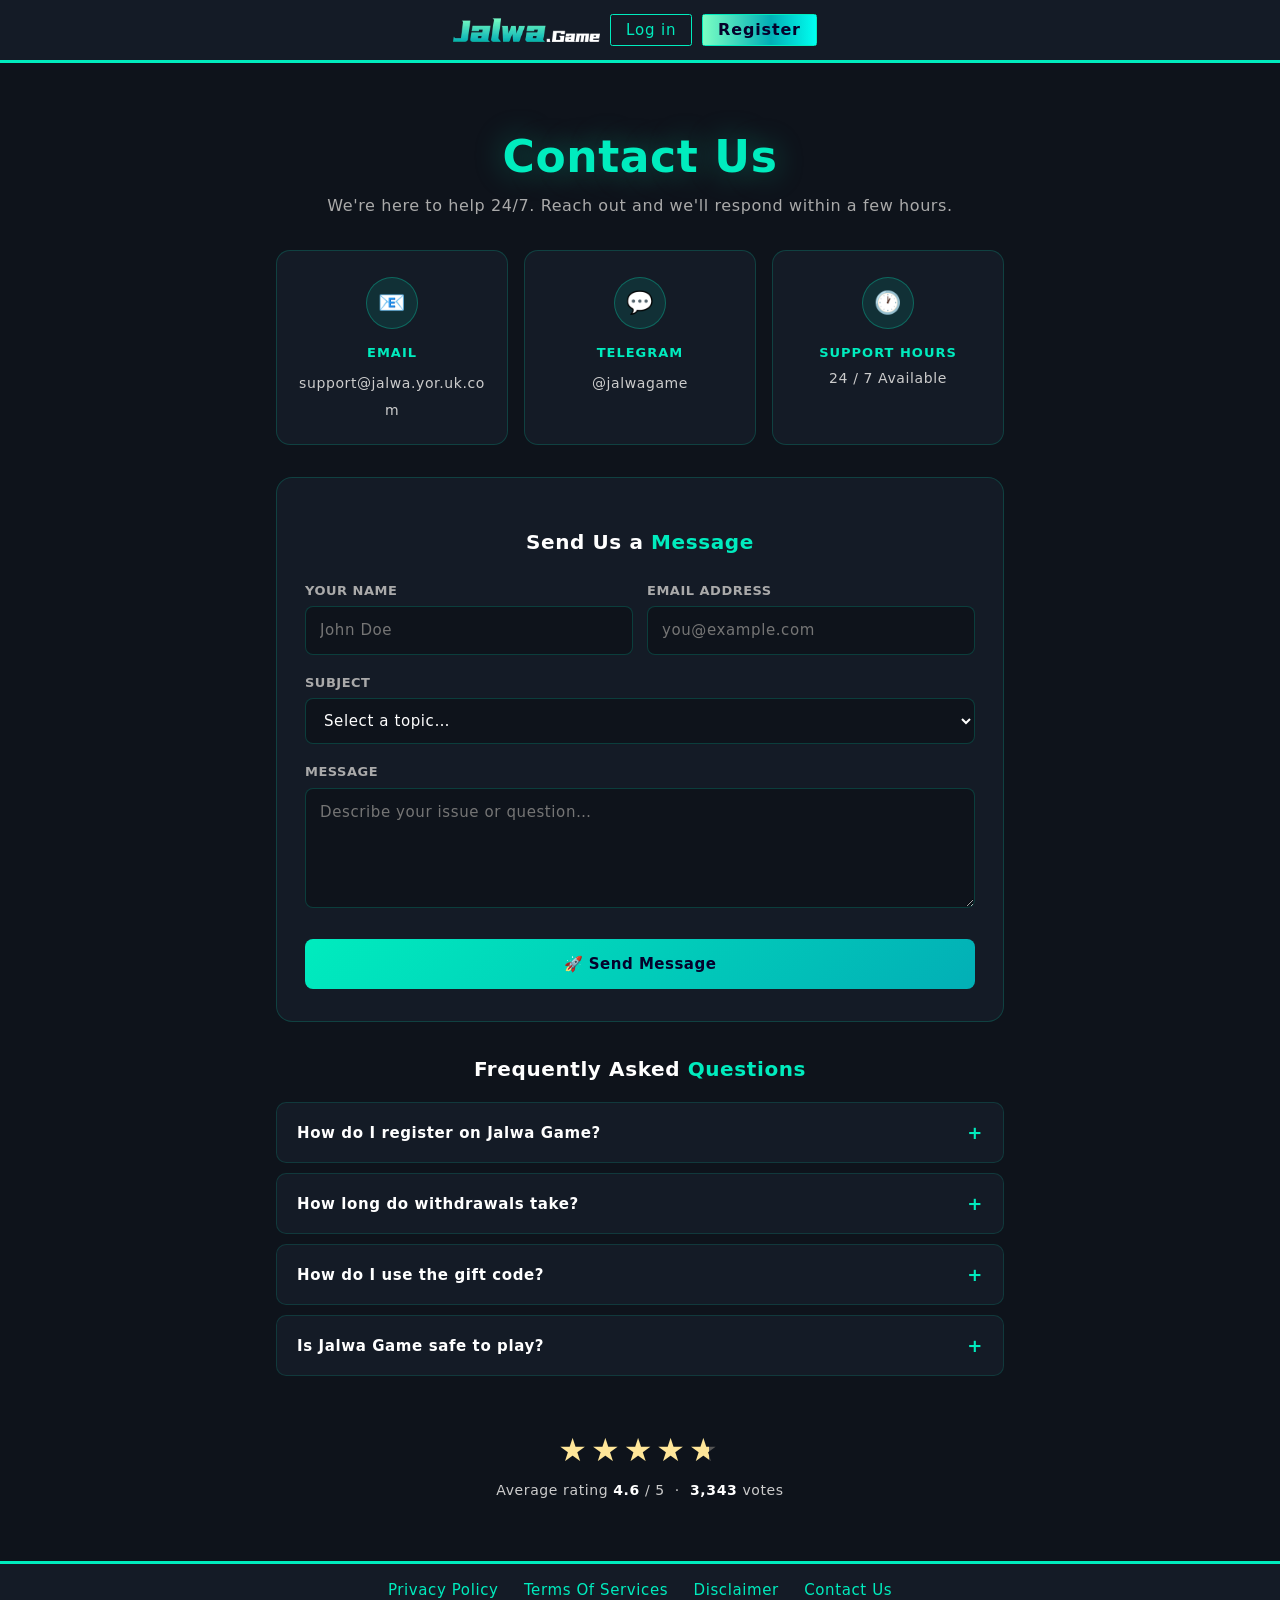
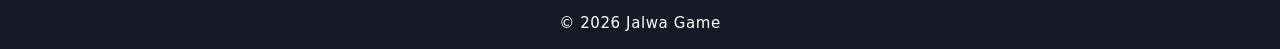
<file: contact-us/index.html>
﻿<!DOCTYPE html>
<html lang="en-US" prefix="og: https://ogp.me/ns#">

<!-- Mirrored from jalwagame.app/contact-us/ by HTTrack Website Copier/3.x [XR&CO'2017], Thu, 08 May 2025 13:52:27 GMT -->
<!-- Added by HTTrack --><meta http-equiv="content-type" content="text/html;charset=UTF-8" /><!-- /Added by HTTrack -->
<head><meta charset="UTF-8"><script>if(navigator.userAgent.match(/MSIE|Internet Explorer/i)||navigator.userAgent.match(/Trident\/7\..*?rv:11/i)){var href=document.location.href;if(!href.match(/[?&]nowprocket/)){if(href.indexOf("?")==-1){if(href.indexOf("#")==-1){document.location.href=href+"?nowprocket=1"}else{document.location.href=href.replace("#","?nowprocket=1#")}}else{if(href.indexOf("#")==-1){document.location.href=href+"&nowprocket=1"}else{document.location.href=href.replace("#","&nowprocket=1#")}}}}</script><script>(()=>{class RocketLazyLoadScripts{constructor(){this.v="2.0.3",this.userEvents=["keydown","keyup","mousedown","mouseup","mousemove","mouseover","mouseenter","mouseout","mouseleave","touchmove","touchstart","touchend","touchcancel","wheel","click","dblclick","input","visibilitychange"],this.attributeEvents=["onblur","onclick","oncontextmenu","ondblclick","onfocus","onmousedown","onmouseenter","onmouseleave","onmousemove","onmouseout","onmouseover","onmouseup","onmousewheel","onscroll","onsubmit"]}async t(){this.i(),this.o(),/iP(ad|hone)/.test(navigator.userAgent)&&this.h(),this.u(),this.l(this),this.m(),this.k(this),this.p(this),this._(),await Promise.all([this.R(),this.L()]),this.lastBreath=Date.now(),this.S(this),this.P(),this.D(),this.O(),this.M(),await this.C(this.delayedScripts.normal),await this.C(this.delayedScripts.defer),await this.C(this.delayedScripts.async),this.F("domReady"),await this.T(),await this.j(),await this.I(),this.F("windowLoad"),await this.A(),window.dispatchEvent(new Event("rocket-allScriptsLoaded")),this.everythingLoaded=!0,this.lastTouchEnd&&await new Promise((t=>setTimeout(t,500-Date.now()+this.lastTouchEnd))),this.H(),this.F("all"),this.U(),this.W()}i(){this.CSPIssue=sessionStorage.getItem("rocketCSPIssue"),document.addEventListener("securitypolicyviolation",(t=>{this.CSPIssue||"script-src-elem"!==t.violatedDirective||"data"!==t.blockedURI||(this.CSPIssue=!0,sessionStorage.setItem("rocketCSPIssue",!0))}),{isRocket:!0})}o(){window.addEventListener("pageshow",(t=>{this.persisted=t.persisted,this.realWindowLoadedFired=!0}),{isRocket:!0}),window.addEventListener("pagehide",(()=>{this.onFirstUserAction=null}),{isRocket:!0})}h(){let t;function e(e){t=e}window.addEventListener("touchstart",e,{isRocket:!0}),window.addEventListener("touchend",(function i(o){Math.abs(o.changedTouches[0].pageX-t.changedTouches[0].pageX)<10&&Math.abs(o.changedTouches[0].pageY-t.changedTouches[0].pageY)<10&&o.timeStamp-t.timeStamp<200&&(o.target.dispatchEvent(new PointerEvent("click",{target:o.target,bubbles:!0,cancelable:!0,detail:1})),event.preventDefault(),window.removeEventListener("touchstart",e,{isRocket:!0}),window.removeEventListener("touchend",i,{isRocket:!0}))}),{isRocket:!0})}q(t){this.userActionTriggered||("mousemove"!==t.type||this.firstMousemoveIgnored?"keyup"===t.type||"mouseover"===t.type||"mouseout"===t.type||(this.userActionTriggered=!0,this.onFirstUserAction&&this.onFirstUserAction()):this.firstMousemoveIgnored=!0),"click"===t.type&&t.preventDefault(),this.savedUserEvents.length>0&&(t.stopPropagation(),t.stopImmediatePropagation()),"touchstart"===this.lastEvent&&"touchend"===t.type&&(this.lastTouchEnd=Date.now()),"click"===t.type&&(this.lastTouchEnd=0),this.lastEvent=t.type,this.savedUserEvents.push(t)}u(){this.savedUserEvents=[],this.userEventHandler=this.q.bind(this),this.userEvents.forEach((t=>window.addEventListener(t,this.userEventHandler,{passive:!1,isRocket:!0})))}U(){this.userEvents.forEach((t=>window.removeEventListener(t,this.userEventHandler,{passive:!1,isRocket:!0}))),this.savedUserEvents.forEach((t=>{t.target.dispatchEvent(new window[t.constructor.name](t.type,t))}))}m(){this.eventsMutationObserver=new MutationObserver((t=>{const e="return false";for(const i of t){if("attributes"===i.type){const t=i.target.getAttribute(i.attributeName);t&&t!==e&&(i.target.setAttribute("data-rocket-"+i.attributeName,t),i.target["rocket"+i.attributeName]=new Function("event",t),i.target.setAttribute(i.attributeName,e))}"childList"===i.type&&i.addedNodes.forEach((t=>{if(t.nodeType===Node.ELEMENT_NODE)for(const i of t.attributes)this.attributeEvents.includes(i.name)&&i.value&&""!==i.value&&(t.setAttribute("data-rocket-"+i.name,i.value),t["rocket"+i.name]=new Function("event",i.value),t.setAttribute(i.name,e))}))}})),this.eventsMutationObserver.observe(document,{subtree:!0,childList:!0,attributeFilter:this.attributeEvents})}H(){this.eventsMutationObserver.disconnect(),this.attributeEvents.forEach((t=>{document.querySelectorAll("[data-rocket-"+t+"]").forEach((e=>{e.setAttribute(t,e.getAttribute("data-rocket-"+t)),e.removeAttribute("data-rocket-"+t)}))}))}k(t){Object.defineProperty(HTMLElement.prototype,"onclick",{get(){return this.rocketonclick||null},set(e){this.rocketonclick=e,this.setAttribute(t.everythingLoaded?"onclick":"data-rocket-onclick","this.rocketonclick(event)")}})}S(t){function e(e,i){let o=e[i];e[i]=null,Object.defineProperty(e,i,{get:()=>o,set(s){t.everythingLoaded?o=s:e["rocket"+i]=o=s}})}e(document,"onreadystatechange"),e(window,"onload"),e(window,"onpageshow");try{Object.defineProperty(document,"readyState",{get:()=>t.rocketReadyState,set(e){t.rocketReadyState=e},configurable:!0}),document.readyState="loading"}catch(t){console.log("WPRocket DJE readyState conflict, bypassing")}}l(t){this.originalAddEventListener=EventTarget.prototype.addEventListener,this.originalRemoveEventListener=EventTarget.prototype.removeEventListener,this.savedEventListeners=[],EventTarget.prototype.addEventListener=function(e,i,o){o&&o.isRocket||!t.B(e,this)&&!t.userEvents.includes(e)||t.B(e,this)&&!t.userActionTriggered||e.startsWith("rocket-")||t.everythingLoaded?t.originalAddEventListener.call(this,e,i,o):t.savedEventListeners.push({target:this,remove:!1,type:e,func:i,options:o})},EventTarget.prototype.removeEventListener=function(e,i,o){o&&o.isRocket||!t.B(e,this)&&!t.userEvents.includes(e)||t.B(e,this)&&!t.userActionTriggered||e.startsWith("rocket-")||t.everythingLoaded?t.originalRemoveEventListener.call(this,e,i,o):t.savedEventListeners.push({target:this,remove:!0,type:e,func:i,options:o})}}F(t){"all"===t&&(EventTarget.prototype.addEventListener=this.originalAddEventListener,EventTarget.prototype.removeEventListener=this.originalRemoveEventListener),this.savedEventListeners=this.savedEventListeners.filter((e=>{let i=e.type,o=e.target||window;return"domReady"===t&&"DOMContentLoaded"!==i&&"readystatechange"!==i||("windowLoad"===t&&"load"!==i&&"readystatechange"!==i&&"pageshow"!==i||(this.B(i,o)&&(i="rocket-"+i),e.remove?o.removeEventListener(i,e.func,e.options):o.addEventListener(i,e.func,e.options),!1))}))}p(t){let e;function i(e){return t.everythingLoaded?e:e.split(" ").map((t=>"load"===t||t.startsWith("load.")?"rocket-jquery-load":t)).join(" ")}function o(o){function s(e){const s=o.fn[e];o.fn[e]=o.fn.init.prototype[e]=function(){return this[0]===window&&t.userActionTriggered&&("string"==typeof arguments[0]||arguments[0]instanceof String?arguments[0]=i(arguments[0]):"object"==typeof arguments[0]&&Object.keys(arguments[0]).forEach((t=>{const e=arguments[0][t];delete arguments[0][t],arguments[0][i(t)]=e}))),s.apply(this,arguments),this}}if(o&&o.fn&&!t.allJQueries.includes(o)){const e={DOMContentLoaded:[],"rocket-DOMContentLoaded":[]};for(const t in e)document.addEventListener(t,(()=>{e[t].forEach((t=>t()))}),{isRocket:!0});o.fn.ready=o.fn.init.prototype.ready=function(i){function s(){parseInt(o.fn.jquery)>2?setTimeout((()=>i.bind(document)(o))):i.bind(document)(o)}return t.realDomReadyFired?!t.userActionTriggered||t.fauxDomReadyFired?s():e["rocket-DOMContentLoaded"].push(s):e.DOMContentLoaded.push(s),o([])},s("on"),s("one"),s("off"),t.allJQueries.push(o)}e=o}t.allJQueries=[],o(window.jQuery),Object.defineProperty(window,"jQuery",{get:()=>e,set(t){o(t)}})}P(){const t=new Map;document.write=document.writeln=function(e){const i=document.currentScript,o=document.createRange(),s=i.parentElement;let n=t.get(i);void 0===n&&(n=i.nextSibling,t.set(i,n));const c=document.createDocumentFragment();o.setStart(c,0),c.appendChild(o.createContextualFragment(e)),s.insertBefore(c,n)}}async R(){return new Promise((t=>{this.userActionTriggered?t():this.onFirstUserAction=t}))}async L(){return new Promise((t=>{document.addEventListener("DOMContentLoaded",(()=>{this.realDomReadyFired=!0,t()}),{isRocket:!0})}))}async I(){return this.realWindowLoadedFired?Promise.resolve():new Promise((t=>{window.addEventListener("load",t,{isRocket:!0})}))}M(){this.pendingScripts=[];this.scriptsMutationObserver=new MutationObserver((t=>{for(const e of t)e.addedNodes.forEach((t=>{"SCRIPT"!==t.tagName||t.noModule||t.isWPRocket||this.pendingScripts.push({script:t,promise:new Promise((e=>{const i=()=>{const i=this.pendingScripts.findIndex((e=>e.script===t));i>=0&&this.pendingScripts.splice(i,1),e()};t.addEventListener("load",i,{isRocket:!0}),t.addEventListener("error",i,{isRocket:!0}),setTimeout(i,1e3)}))})}))})),this.scriptsMutationObserver.observe(document,{childList:!0,subtree:!0})}async j(){await this.J(),this.pendingScripts.length?(await this.pendingScripts[0].promise,await this.j()):this.scriptsMutationObserver.disconnect()}D(){this.delayedScripts={normal:[],async:[],defer:[]},document.querySelectorAll("script[type$=rocketlazyloadscript]").forEach((t=>{t.hasAttribute("data-rocket-src")?t.hasAttribute("async")&&!1!==t.async?this.delayedScripts.async.push(t):t.hasAttribute("defer")&&!1!==t.defer||"module"===t.getAttribute("data-rocket-type")?this.delayedScripts.defer.push(t):this.delayedScripts.normal.push(t):this.delayedScripts.normal.push(t)}))}async _(){await this.L();let t=[];document.querySelectorAll("script[type$=rocketlazyloadscript][data-rocket-src]").forEach((e=>{let i=e.getAttribute("data-rocket-src");if(i&&!i.startsWith("data:")){i.startsWith("//")&&(i=location.protocol+i);try{const o=new URL(i.html).origin;o!==location.origin&&t.push({src:o,crossOrigin:e.crossOrigin||"module"===e.getAttribute("data-rocket-type")})}catch(t){}}})),t=[...new Map(t.map((t=>[JSON.stringify(t),t]))).values()],this.N(t,"preconnect")}async $(t){if(await this.G(),!0!==t.noModule||!("noModule"in HTMLScriptElement.prototype))return new Promise((e=>{let i;function o(){(i||t).setAttribute("data-rocket-status","executed"),e()}try{if(navigator.userAgent.includes("Firefox/index.html")||""===navigator.vendor||this.CSPIssue)i=document.createElement("script"),[...t.attributes].forEach((t=>{let e=t.nodeName;"type"!==e&&("data-rocket-type"===e&&(e="type"),"data-rocket-src"===e&&(e="src"),i.setAttribute(e,t.nodeValue))})),t.text&&(i.text=t.text),t.nonce&&(i.nonce=t.nonce),i.hasAttribute("src")?(i.addEventListener("load",o,{isRocket:!0}),i.addEventListener("error",(()=>{i.setAttribute("data-rocket-status","failed-network"),e()}),{isRocket:!0}),setTimeout((()=>{i.isConnected||e()}),1)):(i.text=t.text,o()),i.isWPRocket=!0,t.parentNode.replaceChild(i,t);else{const i=t.getAttribute("data-rocket-type"),s=t.getAttribute("data-rocket-src");i?(t.type=i,t.removeAttribute("data-rocket-type")):t.removeAttribute("type"),t.addEventListener("load",o,{isRocket:!0}),t.addEventListener("error",(i=>{this.CSPIssue&&i.target.src.startsWith("data:")?(console.log("WPRocket: CSP fallback activated"),t.removeAttribute("src"),this.$(t).then(e)):(t.setAttribute("data-rocket-status","failed-network"),e())}),{isRocket:!0}),s?(t.fetchPriority="high",t.removeAttribute("data-rocket-src"),t.src=s):t.src="data:text/javascript;base64,"+window.btoa(unescape(encodeURIComponent(t.text)))}}catch(i){t.setAttribute("data-rocket-status","failed-transform"),e()}}));t.setAttribute("data-rocket-status","skipped")}async C(t){const e=t.shift();return e?(e.isConnected&&await this.$(e),this.C(t)):Promise.resolve()}O(){this.N([...this.delayedScripts.normal,...this.delayedScripts.defer,...this.delayedScripts.async],"preload")}N(t,e){this.trash=this.trash||[];let i=!0;var o=document.createDocumentFragment();t.forEach((t=>{const s=t.getAttribute&&t.getAttribute("data-rocket-src")||t.src;if(s&&!s.startsWith("data:")){const n=document.createElement("link");n.href=s,n.rel=e,"preconnect"!==e&&(n.as="script",n.fetchPriority=i?"high":"low"),t.getAttribute&&"module"===t.getAttribute("data-rocket-type")&&(n.crossOrigin=!0),t.crossOrigin&&(n.crossOrigin=t.crossOrigin),t.integrity&&(n.integrity=t.integrity),t.nonce&&(n.nonce=t.nonce),o.appendChild(n),this.trash.push(n),i=!1}})),document.head.appendChild(o)}W(){this.trash.forEach((t=>t.remove()))}async T(){try{document.readyState="interactive"}catch(t){}this.fauxDomReadyFired=!0;try{await this.G(),document.dispatchEvent(new Event("rocket-readystatechange")),await this.G(),document.rocketonreadystatechange&&document.rocketonreadystatechange(),await this.G(),document.dispatchEvent(new Event("rocket-DOMContentLoaded")),await this.G(),window.dispatchEvent(new Event("rocket-DOMContentLoaded"))}catch(t){console.error(t)}}async A(){try{document.readyState="complete"}catch(t){}try{await this.G(),document.dispatchEvent(new Event("rocket-readystatechange")),await this.G(),document.rocketonreadystatechange&&document.rocketonreadystatechange(),await this.G(),window.dispatchEvent(new Event("rocket-load")),await this.G(),window.rocketonload&&window.rocketonload(),await this.G(),this.allJQueries.forEach((t=>t(window).trigger("rocket-jquery-load"))),await this.G();const t=new Event("rocket-pageshow");t.persisted=this.persisted,window.dispatchEvent(t),await this.G(),window.rocketonpageshow&&window.rocketonpageshow({persisted:this.persisted})}catch(t){console.error(t)}}async G(){Date.now()-this.lastBreath>45&&(await this.J(),this.lastBreath=Date.now())}async J(){return document.hidden?new Promise((t=>setTimeout(t))):new Promise((t=>requestAnimationFrame(t)))}B(t,e){return e===document&&"readystatechange"===t||(e===document&&"DOMContentLoaded"===t||(e===window&&"DOMContentLoaded"===t||(e===window&&"load"===t||e===window&&"pageshow"===t)))}static run(){(new RocketLazyLoadScripts).t()}}RocketLazyLoadScripts.run()})();</script>
	
		<style></style>
	<link rel="preload" href="../wp-content/plugins/rate-my-post/public/css/fonts/ratemypost.ttf" type="font/ttf" as="font" crossorigin="anonymous"><meta name="viewport" content="width=device-width, initial-scale=1">
<!-- Search Engine Optimization by Rank Math - https://rankmath.com/ -->
<title>Contact Us - Jalwa Game</title><link rel="preload" data-rocket-preload as="font" href="../wp-content/plugins/rate-my-post/public/css/fonts/ratemypost.ttf" crossorigin><style id="wpr-usedcss">img:is([sizes=auto i],[sizes^="auto," i]){contain-intrinsic-size:3000px 1500px}img.emoji{display:inline!important;border:none!important;box-shadow:none!important;height:1em!important;width:1em!important;margin:0 .07em!important;vertical-align:-.1em!important;background:0 0!important;padding:0!important}:where(.wp-block-button__link){border-radius:9999px;box-shadow:none;padding:calc(.667em + 2px) calc(1.333em + 2px);text-decoration:none}:root :where(.wp-block-button .wp-block-button__link.is-style-outline),:root :where(.wp-block-button.is-style-outline>.wp-block-button__link){border:2px solid;padding:.667em 1.333em}:root :where(.wp-block-button .wp-block-button__link.is-style-outline:not(.has-text-color)),:root :where(.wp-block-button.is-style-outline>.wp-block-button__link:not(.has-text-color)){color:currentColor}:root :where(.wp-block-button .wp-block-button__link.is-style-outline:not(.has-background)),:root :where(.wp-block-button.is-style-outline>.wp-block-button__link:not(.has-background)){background-color:initial;background-image:none}:where(.wp-block-calendar table:not(.has-background) th){background:#ddd}:where(.wp-block-columns){margin-bottom:1.75em}:where(.wp-block-columns.has-background){padding:1.25em 2.375em}:where(.wp-block-post-comments input[type=submit]){border:none}:where(.wp-block-cover-image:not(.has-text-color)),:where(.wp-block-cover:not(.has-text-color)){color:#fff}:where(.wp-block-cover-image.is-light:not(.has-text-color)),:where(.wp-block-cover.is-light:not(.has-text-color)){color:#000}:root :where(.wp-block-cover h1:not(.has-text-color)),:root :where(.wp-block-cover h2:not(.has-text-color)),:root :where(.wp-block-cover h3:not(.has-text-color)),:root :where(.wp-block-cover h4:not(.has-text-color)),:root :where(.wp-block-cover h5:not(.has-text-color)),:root :where(.wp-block-cover h6:not(.has-text-color)),:root :where(.wp-block-cover p:not(.has-text-color)){color:inherit}:where(.wp-block-file){margin-bottom:1.5em}:where(.wp-block-file__button){border-radius:2em;display:inline-block;padding:.5em 1em}:where(.wp-block-file__button):is(a):active,:where(.wp-block-file__button):is(a):focus,:where(.wp-block-file__button):is(a):hover,:where(.wp-block-file__button):is(a):visited{box-shadow:none;color:#fff;opacity:.85;text-decoration:none}:where(.wp-block-group.wp-block-group-is-layout-constrained){position:relative}:root :where(.wp-block-image.is-style-rounded img,.wp-block-image .is-style-rounded img){border-radius:9999px}:where(.wp-block-latest-comments:not([style*=line-height] .wp-block-latest-comments__comment)){line-height:1.1}:where(.wp-block-latest-comments:not([style*=line-height] .wp-block-latest-comments__comment-excerpt p)){line-height:1.8}:root :where(.wp-block-latest-posts.is-grid){padding:0}:root :where(.wp-block-latest-posts.wp-block-latest-posts__list){padding-left:0}ul{box-sizing:border-box}:root :where(.wp-block-list.has-background){padding:1.25em 2.375em}:where(.wp-block-navigation.has-background .wp-block-navigation-item a:not(.wp-element-button)),:where(.wp-block-navigation.has-background .wp-block-navigation-submenu a:not(.wp-element-button)){padding:.5em 1em}:where(.wp-block-navigation .wp-block-navigation__submenu-container .wp-block-navigation-item a:not(.wp-element-button)),:where(.wp-block-navigation .wp-block-navigation__submenu-container .wp-block-navigation-submenu a:not(.wp-element-button)),:where(.wp-block-navigation .wp-block-navigation__submenu-container .wp-block-navigation-submenu button.wp-block-navigation-item__content),:where(.wp-block-navigation .wp-block-navigation__submenu-container .wp-block-pages-list__item button.wp-block-navigation-item__content){padding:.5em 1em}:root :where(p.has-background){padding:1.25em 2.375em}:where(p.has-text-color:not(.has-link-color)) a{color:inherit}:where(.wp-block-post-comments-form) input:not([type=submit]),:where(.wp-block-post-comments-form) textarea{border:1px solid #949494;font-family:inherit;font-size:1em}:where(.wp-block-post-comments-form) input:where(:not([type=submit]):not([type=checkbox])),:where(.wp-block-post-comments-form) textarea{padding:calc(.667em + 2px)}:where(.wp-block-post-excerpt){box-sizing:border-box;margin-bottom:var(--wp--style--block-gap);margin-top:var(--wp--style--block-gap)}:where(.wp-block-preformatted.has-background){padding:1.25em 2.375em}.wp-block-quote{box-sizing:border-box}.wp-block-quote{overflow-wrap:break-word}:where(.wp-block-search__button){border:1px solid #ccc;padding:6px 10px}:where(.wp-block-search__input){font-family:inherit;font-size:inherit;font-style:inherit;font-weight:inherit;letter-spacing:inherit;line-height:inherit;text-transform:inherit}:where(.wp-block-search__button-inside .wp-block-search__inside-wrapper){border:1px solid #949494;box-sizing:border-box;padding:4px}:where(.wp-block-search__button-inside .wp-block-search__inside-wrapper) .wp-block-search__input{border:none;border-radius:0;padding:0 4px}:where(.wp-block-search__button-inside .wp-block-search__inside-wrapper) .wp-block-search__input:focus{outline:0}:where(.wp-block-search__button-inside .wp-block-search__inside-wrapper) :where(.wp-block-search__button){padding:4px 8px}:root :where(.wp-block-separator.is-style-dots){height:auto;line-height:1;text-align:center}:root :where(.wp-block-separator.is-style-dots):before{color:currentColor;content:"···";font-family:serif;font-size:1.5em;letter-spacing:2em;padding-left:2em}:root :where(.wp-block-site-logo.is-style-rounded){border-radius:9999px}:where(.wp-block-social-links:not(.is-style-logos-only)) .wp-social-link{background-color:#f0f0f0;color:#444}:where(.wp-block-social-links:not(.is-style-logos-only)) .wp-social-link-amazon{background-color:#f90;color:#fff}:where(.wp-block-social-links:not(.is-style-logos-only)) .wp-social-link-bandcamp{background-color:#1ea0c3;color:#fff}:where(.wp-block-social-links:not(.is-style-logos-only)) .wp-social-link-behance{background-color:#0757fe;color:#fff}:where(.wp-block-social-links:not(.is-style-logos-only)) .wp-social-link-bluesky{background-color:#0a7aff;color:#fff}:where(.wp-block-social-links:not(.is-style-logos-only)) .wp-social-link-codepen{background-color:#1e1f26;color:#fff}:where(.wp-block-social-links:not(.is-style-logos-only)) .wp-social-link-deviantart{background-color:#02e49b;color:#fff}:where(.wp-block-social-links:not(.is-style-logos-only)) .wp-social-link-dribbble{background-color:#e94c89;color:#fff}:where(.wp-block-social-links:not(.is-style-logos-only)) .wp-social-link-dropbox{background-color:#4280ff;color:#fff}:where(.wp-block-social-links:not(.is-style-logos-only)) .wp-social-link-etsy{background-color:#f45800;color:#fff}:where(.wp-block-social-links:not(.is-style-logos-only)) .wp-social-link-facebook{background-color:#0866ff;color:#fff}:where(.wp-block-social-links:not(.is-style-logos-only)) .wp-social-link-fivehundredpx{background-color:#000;color:#fff}:where(.wp-block-social-links:not(.is-style-logos-only)) .wp-social-link-flickr{background-color:#0461dd;color:#fff}:where(.wp-block-social-links:not(.is-style-logos-only)) .wp-social-link-foursquare{background-color:#e65678;color:#fff}:where(.wp-block-social-links:not(.is-style-logos-only)) .wp-social-link-github{background-color:#24292d;color:#fff}:where(.wp-block-social-links:not(.is-style-logos-only)) .wp-social-link-goodreads{background-color:#eceadd;color:#382110}:where(.wp-block-social-links:not(.is-style-logos-only)) .wp-social-link-google{background-color:#ea4434;color:#fff}:where(.wp-block-social-links:not(.is-style-logos-only)) .wp-social-link-gravatar{background-color:#1d4fc4;color:#fff}:where(.wp-block-social-links:not(.is-style-logos-only)) .wp-social-link-instagram{background-color:#f00075;color:#fff}:where(.wp-block-social-links:not(.is-style-logos-only)) .wp-social-link-lastfm{background-color:#e21b24;color:#fff}:where(.wp-block-social-links:not(.is-style-logos-only)) .wp-social-link-linkedin{background-color:#0d66c2;color:#fff}:where(.wp-block-social-links:not(.is-style-logos-only)) .wp-social-link-mastodon{background-color:#3288d4;color:#fff}:where(.wp-block-social-links:not(.is-style-logos-only)) .wp-social-link-medium{background-color:#000;color:#fff}:where(.wp-block-social-links:not(.is-style-logos-only)) .wp-social-link-meetup{background-color:#f6405f;color:#fff}:where(.wp-block-social-links:not(.is-style-logos-only)) .wp-social-link-patreon{background-color:#000;color:#fff}:where(.wp-block-social-links:not(.is-style-logos-only)) .wp-social-link-pinterest{background-color:#e60122;color:#fff}:where(.wp-block-social-links:not(.is-style-logos-only)) .wp-social-link-pocket{background-color:#ef4155;color:#fff}:where(.wp-block-social-links:not(.is-style-logos-only)) .wp-social-link-reddit{background-color:#ff4500;color:#fff}:where(.wp-block-social-links:not(.is-style-logos-only)) .wp-social-link-skype{background-color:#0478d7;color:#fff}:where(.wp-block-social-links:not(.is-style-logos-only)) .wp-social-link-snapchat{background-color:#fefc00;color:#fff;stroke:#000}:where(.wp-block-social-links:not(.is-style-logos-only)) .wp-social-link-soundcloud{background-color:#ff5600;color:#fff}:where(.wp-block-social-links:not(.is-style-logos-only)) .wp-social-link-spotify{background-color:#1bd760;color:#fff}:where(.wp-block-social-links:not(.is-style-logos-only)) .wp-social-link-telegram{background-color:#2aabee;color:#fff}:where(.wp-block-social-links:not(.is-style-logos-only)) .wp-social-link-threads{background-color:#000;color:#fff}:where(.wp-block-social-links:not(.is-style-logos-only)) .wp-social-link-tiktok{background-color:#000;color:#fff}:where(.wp-block-social-links:not(.is-style-logos-only)) .wp-social-link-tumblr{background-color:#011835;color:#fff}:where(.wp-block-social-links:not(.is-style-logos-only)) .wp-social-link-twitch{background-color:#6440a4;color:#fff}:where(.wp-block-social-links:not(.is-style-logos-only)) .wp-social-link-twitter{background-color:#1da1f2;color:#fff}:where(.wp-block-social-links:not(.is-style-logos-only)) .wp-social-link-vimeo{background-color:#1eb7ea;color:#fff}:where(.wp-block-social-links:not(.is-style-logos-only)) .wp-social-link-vk{background-color:#4680c2;color:#fff}:where(.wp-block-social-links:not(.is-style-logos-only)) .wp-social-link-wordpress{background-color:#3499cd;color:#fff}:where(.wp-block-social-links:not(.is-style-logos-only)) .wp-social-link-whatsapp{background-color:#25d366;color:#fff}:where(.wp-block-social-links:not(.is-style-logos-only)) .wp-social-link-x{background-color:#000;color:#fff}:where(.wp-block-social-links:not(.is-style-logos-only)) .wp-social-link-yelp{background-color:#d32422;color:#fff}:where(.wp-block-social-links:not(.is-style-logos-only)) .wp-social-link-youtube{background-color:red;color:#fff}:where(.wp-block-social-links.is-style-logos-only) .wp-social-link{background:0 0}:where(.wp-block-social-links.is-style-logos-only) .wp-social-link svg{height:1.25em;width:1.25em}:where(.wp-block-social-links.is-style-logos-only) .wp-social-link-amazon{color:#f90}:where(.wp-block-social-links.is-style-logos-only) .wp-social-link-bandcamp{color:#1ea0c3}:where(.wp-block-social-links.is-style-logos-only) .wp-social-link-behance{color:#0757fe}:where(.wp-block-social-links.is-style-logos-only) .wp-social-link-bluesky{color:#0a7aff}:where(.wp-block-social-links.is-style-logos-only) .wp-social-link-codepen{color:#1e1f26}:where(.wp-block-social-links.is-style-logos-only) .wp-social-link-deviantart{color:#02e49b}:where(.wp-block-social-links.is-style-logos-only) .wp-social-link-dribbble{color:#e94c89}:where(.wp-block-social-links.is-style-logos-only) .wp-social-link-dropbox{color:#4280ff}:where(.wp-block-social-links.is-style-logos-only) .wp-social-link-etsy{color:#f45800}:where(.wp-block-social-links.is-style-logos-only) .wp-social-link-facebook{color:#0866ff}:where(.wp-block-social-links.is-style-logos-only) .wp-social-link-fivehundredpx{color:#000}:where(.wp-block-social-links.is-style-logos-only) .wp-social-link-flickr{color:#0461dd}:where(.wp-block-social-links.is-style-logos-only) .wp-social-link-foursquare{color:#e65678}:where(.wp-block-social-links.is-style-logos-only) .wp-social-link-github{color:#24292d}:where(.wp-block-social-links.is-style-logos-only) .wp-social-link-goodreads{color:#382110}:where(.wp-block-social-links.is-style-logos-only) .wp-social-link-google{color:#ea4434}:where(.wp-block-social-links.is-style-logos-only) .wp-social-link-gravatar{color:#1d4fc4}:where(.wp-block-social-links.is-style-logos-only) .wp-social-link-instagram{color:#f00075}:where(.wp-block-social-links.is-style-logos-only) .wp-social-link-lastfm{color:#e21b24}:where(.wp-block-social-links.is-style-logos-only) .wp-social-link-linkedin{color:#0d66c2}:where(.wp-block-social-links.is-style-logos-only) .wp-social-link-mastodon{color:#3288d4}:where(.wp-block-social-links.is-style-logos-only) .wp-social-link-medium{color:#000}:where(.wp-block-social-links.is-style-logos-only) .wp-social-link-meetup{color:#f6405f}:where(.wp-block-social-links.is-style-logos-only) .wp-social-link-patreon{color:#000}:where(.wp-block-social-links.is-style-logos-only) .wp-social-link-pinterest{color:#e60122}:where(.wp-block-social-links.is-style-logos-only) .wp-social-link-pocket{color:#ef4155}:where(.wp-block-social-links.is-style-logos-only) .wp-social-link-reddit{color:#ff4500}:where(.wp-block-social-links.is-style-logos-only) .wp-social-link-skype{color:#0478d7}:where(.wp-block-social-links.is-style-logos-only) .wp-social-link-snapchat{color:#fff;stroke:#000}:where(.wp-block-social-links.is-style-logos-only) .wp-social-link-soundcloud{color:#ff5600}:where(.wp-block-social-links.is-style-logos-only) .wp-social-link-spotify{color:#1bd760}:where(.wp-block-social-links.is-style-logos-only) .wp-social-link-telegram{color:#2aabee}:where(.wp-block-social-links.is-style-logos-only) .wp-social-link-threads{color:#000}:where(.wp-block-social-links.is-style-logos-only) .wp-social-link-tiktok{color:#000}:where(.wp-block-social-links.is-style-logos-only) .wp-social-link-tumblr{color:#011835}:where(.wp-block-social-links.is-style-logos-only) .wp-social-link-twitch{color:#6440a4}:where(.wp-block-social-links.is-style-logos-only) .wp-social-link-twitter{color:#1da1f2}:where(.wp-block-social-links.is-style-logos-only) .wp-social-link-vimeo{color:#1eb7ea}:where(.wp-block-social-links.is-style-logos-only) .wp-social-link-vk{color:#4680c2}:where(.wp-block-social-links.is-style-logos-only) .wp-social-link-whatsapp{color:#25d366}:where(.wp-block-social-links.is-style-logos-only) .wp-social-link-wordpress{color:#3499cd}:where(.wp-block-social-links.is-style-logos-only) .wp-social-link-x{color:#000}:where(.wp-block-social-links.is-style-logos-only) .wp-social-link-yelp{color:#d32422}:where(.wp-block-social-links.is-style-logos-only) .wp-social-link-youtube{color:red}:root :where(.wp-block-social-links .wp-social-link a){padding:.25em}:root :where(.wp-block-social-links.is-style-logos-only .wp-social-link a){padding:0}:root :where(.wp-block-social-links.is-style-pill-shape .wp-social-link a){padding-left:.66667em;padding-right:.66667em}:root :where(.wp-block-tag-cloud.is-style-outline){display:flex;flex-wrap:wrap;gap:1ch}:root :where(.wp-block-tag-cloud.is-style-outline a){border:1px solid;font-size:unset!important;margin-right:0;padding:1ch 2ch;text-decoration:none!important}:root :where(.wp-block-table-of-contents){box-sizing:border-box}:where(.wp-block-term-description){box-sizing:border-box;margin-bottom:var(--wp--style--block-gap);margin-top:var(--wp--style--block-gap)}:where(pre.wp-block-verse){font-family:inherit}.entry-content{counter-reset:footnotes}:root{--wp--preset--font-size--normal:16px;--wp--preset--font-size--huge:42px}.screen-reader-text{border:0;clip:rect(1px,1px,1px,1px);clip-path:inset(50%);height:1px;margin:-1px;overflow:hidden;padding:0;position:absolute;width:1px;word-wrap:normal!important}.screen-reader-text:focus{background-color:#ddd;clip:auto!important;clip-path:none;color:#444;display:block;font-size:1em;height:auto;left:5px;line-height:normal;padding:15px 23px 14px;text-decoration:none;top:5px;width:auto;z-index:100000}html :where(.has-border-color){border-style:solid}html :where([style*=border-top-color]){border-top-style:solid}html :where([style*=border-right-color]){border-right-style:solid}html :where([style*=border-bottom-color]){border-bottom-style:solid}html :where([style*=border-left-color]){border-left-style:solid}html :where([style*=border-width]){border-style:solid}html :where([style*=border-top-width]){border-top-style:solid}html :where([style*=border-right-width]){border-right-style:solid}html :where([style*=border-bottom-width]){border-bottom-style:solid}html :where([style*=border-left-width]){border-left-style:solid}html :where(img[class*=wp-image-]){height:auto;max-width:100%}:where(figure){margin:0 0 1em}html :where(.is-position-sticky){--wp-admin--admin-bar--position-offset:var(--wp-admin--admin-bar--height,0px)}@media screen and (max-width:600px){html :where(.is-position-sticky){--wp-admin--admin-bar--position-offset:0px}}.rmp-widgets-container p:empty:before{display:none}@font-face{font-family:ratemypost;src:url(../wp-content/plugins/rate-my-post/public/css/fonts/ratemypost.eot);src:url(https://jalwagame.app/wp-content/plugins/rate-my-post/public/css/fonts/ratemypost.eot#iefix) format("embedded-opentype"),url(https://jalwagame.app/wp-content/plugins/rate-my-post/public/css/fonts/ratemypost.ttf) format("truetype"),url(https://jalwagame.app/wp-content/plugins/rate-my-post/public/css/fonts/ratemypost.woff) format("woff"),url(https://jalwagame.app/wp-content/plugins/rate-my-post/public/css/fonts/ratemypost.svg#ratemypost) format("svg");font-weight:400;font-style:normal;font-display:swap}[class*=" rmp-icon--"],[class^=rmp-icon--]{font-family:ratemypost!important;font-style:normal;font-weight:400;font-variant:normal;text-transform:none;line-height:1;-webkit-font-smoothing:antialiased;-moz-osx-font-smoothing:grayscale}.rmp-widgets-container.rmp-wp-plugin.rmp-main-container{text-align:center;margin:1rem 0}.rmp-widgets-container.rmp-wp-plugin.rmp-main-container p{margin:0}.rmp-widgets-container.rmp-wp-plugin.rmp-main-container .rmp-rating-widget--hidden{display:none}.rmp-widgets-container.rmp-wp-plugin.rmp-main-container .rmp-rating-widget__icons{margin:0 0 .4rem}.rmp-widgets-container.rmp-wp-plugin.rmp-main-container .rmp-rating-widget__icons-list{list-style-type:none;padding:0;margin:0}.rmp-widgets-container.rmp-wp-plugin.rmp-main-container .rmp-rating-widget__icons-list::before{content:""}.rmp-widgets-container.rmp-wp-plugin.rmp-main-container .rmp-rating-widget__icons-list__icon{display:inline-block;margin:0}.rmp-widgets-container.rmp-wp-plugin.rmp-main-container .rmp-rating-widget__hover-text{margin:0 0 .4rem}.rmp-widgets-container.rmp-wp-plugin.rmp-main-container .rmp-rating-widget__submit-btn{display:none}.rmp-widgets-container.rmp-wp-plugin.rmp-main-container .rmp-rating-widget__submit-btn--visible{display:inline-block}.rmp-widgets-container.rmp-wp-plugin.rmp-main-container .rmp-rating-widget__results{margin:0 0 .4rem}.rmp-widgets-container.rmp-wp-plugin.rmp-main-container .rmp-rating-widget__results--hidden{display:none;margin:0}.rmp-widgets-container.rmp-wp-plugin.rmp-main-container .rmp-rating-widget__not-rated{margin:0 0 .4rem}.rmp-widgets-container.rmp-wp-plugin.rmp-main-container .rmp-rating-widget__not-rated--hidden{display:none;margin:0}.rmp-widgets-container.rmp-wp-plugin.rmp-main-container .rmp-rating-widget__msg{margin:.4rem 0}.rmp-widgets-container.rmp-wp-plugin.rmp-main-container .rmp-rating-widget__msg--alert{color:#dc3545}.rmp-widgets-container.rmp-wp-plugin.rmp-main-container .rmp-feedback-widget--visible{display:block}.rmp-widgets-container.rmp-wp-plugin.rmp-main-container .rmp-feedback-widget__msg--alert{color:#dc3545}.rmp-widgets-container.rmp-wp-plugin.rmp-main-container .rmp-feedback-widget__loader--visible{display:block}.rmp-widgets-container.rmp-wp-plugin.rmp-main-container .rmp-social-widget--visible{display:block}.rmp-icon--star:before{content:""}.rmp-icon--ratings{color:#ccc;font-size:1rem}.rmp-rating-widget .rmp-icon--ratings{font-size:2.5rem}.rmp-icon--full-highlight{color:#ff912c}.rmp-rating-widget .rmp-icon--full-highlight{color:#ffe699}.rmp-icon--half-highlight{background:linear-gradient(to right,#ff912c 50%,#ccc 50%);-webkit-background-clip:text;background-clip:text;-webkit-text-fill-color:transparent}.rmp-rating-widget .rmp-icon--half-highlight{background:linear-gradient(to right,#ffe699 50%,#ccc 50%);-webkit-background-clip:text;background-clip:text;-webkit-text-fill-color:transparent}@media (hover:hover){.rmp-rating-widget .rmp-icon--hovered{color:#ffcc36;-webkit-background-clip:initial;background-clip:initial;-webkit-text-fill-color:initial;background:0 0;transition:.1s color ease-in}}.rmp-rating-widget .rmp-icon--processing-rating{color:#ff912c;-webkit-background-clip:initial;background-clip:initial;-webkit-text-fill-color:initial;background:0 0}.rmp-btn{background-color:#ffcc36;border:0;color:#fff;padding:.5rem;text-decoration:none;font-size:1rem;margin-bottom:.4rem}.rmp-btn:focus,.rmp-btn:hover{background:initial;background-color:#ffd966;border:0;color:#fff;padding:.5rem;text-decoration:none;font-size:1rem;margin-bottom:.4rem;cursor:pointer}:root{--wp--preset--aspect-ratio--square:1;--wp--preset--aspect-ratio--4-3:4/3;--wp--preset--aspect-ratio--3-4:3/4;--wp--preset--aspect-ratio--3-2:3/2;--wp--preset--aspect-ratio--2-3:2/3;--wp--preset--aspect-ratio--16-9:16/9;--wp--preset--aspect-ratio--9-16:9/16;--wp--preset--color--black:#000000;--wp--preset--color--cyan-bluish-gray:#abb8c3;--wp--preset--color--white:#ffffff;--wp--preset--color--pale-pink:#f78da7;--wp--preset--color--vivid-red:#cf2e2e;--wp--preset--color--luminous-vivid-orange:#ff6900;--wp--preset--color--luminous-vivid-amber:#fcb900;--wp--preset--color--light-green-cyan:#7bdcb5;--wp--preset--color--vivid-green-cyan:#00d084;--wp--preset--color--pale-cyan-blue:#8ed1fc;--wp--preset--color--vivid-cyan-blue:#0693e3;--wp--preset--color--vivid-purple:#9b51e0;--wp--preset--color--contrast:var(--contrast);--wp--preset--color--contrast-2:var(--contrast-2);--wp--preset--color--contrast-3:var(--contrast-3);--wp--preset--color--base:var(--base);--wp--preset--color--base-2:var(--base-2);--wp--preset--color--base-3:var(--base-3);--wp--preset--color--accent:var(--accent);--wp--preset--color--accent-2:var(--accent-2);--wp--preset--color--accent-hover:var(--accent-hover);--wp--preset--color--highlight:var(--highlight);--wp--preset--gradient--vivid-cyan-blue-to-vivid-purple:linear-gradient(135deg,rgba(6, 147, 227, 1) 0%,rgb(155, 81, 224) 100%);--wp--preset--gradient--light-green-cyan-to-vivid-green-cyan:linear-gradient(135deg,rgb(122, 220, 180) 0%,rgb(0, 208, 130) 100%);--wp--preset--gradient--luminous-vivid-amber-to-luminous-vivid-orange:linear-gradient(135deg,rgba(252, 185, 0, 1) 0%,rgba(255, 105, 0, 1) 100%);--wp--preset--gradient--luminous-vivid-orange-to-vivid-red:linear-gradient(135deg,rgba(255, 105, 0, 1) 0%,rgb(207, 46, 46) 100%);--wp--preset--gradient--very-light-gray-to-cyan-bluish-gray:linear-gradient(135deg,rgb(238, 238, 238) 0%,rgb(169, 184, 195) 100%);--wp--preset--gradient--cool-to-warm-spectrum:linear-gradient(135deg,rgb(74, 234, 220) 0%,rgb(151, 120, 209) 20%,rgb(207, 42, 186) 40%,rgb(238, 44, 130) 60%,rgb(251, 105, 98) 80%,rgb(254, 248, 76) 100%);--wp--preset--gradient--blush-light-purple:linear-gradient(135deg,rgb(255, 206, 236) 0%,rgb(152, 150, 240) 100%);--wp--preset--gradient--blush-bordeaux:linear-gradient(135deg,rgb(254, 205, 165) 0%,rgb(254, 45, 45) 50%,rgb(107, 0, 62) 100%);--wp--preset--gradient--luminous-dusk:linear-gradient(135deg,rgb(255, 203, 112) 0%,rgb(199, 81, 192) 50%,rgb(65, 88, 208) 100%);--wp--preset--gradient--pale-ocean:linear-gradient(135deg,rgb(255, 245, 203) 0%,rgb(182, 227, 212) 50%,rgb(51, 167, 181) 100%);--wp--preset--gradient--electric-grass:linear-gradient(135deg,rgb(202, 248, 128) 0%,rgb(113, 206, 126) 100%);--wp--preset--gradient--midnight:linear-gradient(135deg,rgb(2, 3, 129) 0%,rgb(40, 116, 252) 100%);--wp--preset--font-size--small:13px;--wp--preset--font-size--medium:20px;--wp--preset--font-size--large:36px;--wp--preset--font-size--x-large:42px;--wp--preset--spacing--20:0.44rem;--wp--preset--spacing--30:0.67rem;--wp--preset--spacing--40:1rem;--wp--preset--spacing--50:1.5rem;--wp--preset--spacing--60:2.25rem;--wp--preset--spacing--70:3.38rem;--wp--preset--spacing--80:5.06rem;--wp--preset--shadow--natural:6px 6px 9px rgba(0, 0, 0, .2);--wp--preset--shadow--deep:12px 12px 50px rgba(0, 0, 0, .4);--wp--preset--shadow--sharp:6px 6px 0px rgba(0, 0, 0, .2);--wp--preset--shadow--outlined:6px 6px 0px -3px rgba(255, 255, 255, 1),6px 6px rgba(0, 0, 0, 1);--wp--preset--shadow--crisp:6px 6px 0px rgba(0, 0, 0, 1)}:where(.is-layout-flex){gap:.5em}:where(.is-layout-grid){gap:.5em}:where(.wp-block-post-template.is-layout-flex){gap:1.25em}:where(.wp-block-post-template.is-layout-grid){gap:1.25em}:where(.wp-block-columns.is-layout-flex){gap:2em}:where(.wp-block-columns.is-layout-grid){gap:2em}:root :where(.wp-block-pullquote){font-size:1.5em;line-height:1.6}#toc_container li,#toc_container ul{margin:0;padding:0}#toc_container ul ul{margin-left:1.5em}#toc_container{background:#f9f9f9;border:1px solid #aaa;padding:10px;margin-bottom:1em;width:auto;display:table;font-size:95%}#toc_container span.toc_toggle{font-weight:400;font-size:90%}#toc_container a{text-decoration:none;text-shadow:none}#toc_container a:hover{text-decoration:underline}.footer-bar-active .footer-bar .widget{padding:0}.footer-bar .widget_nav_menu>div>ul{display:flex;align-items:center;flex-wrap:wrap}.footer-bar .widget_nav_menu li{margin:0 10px;padding:0}.footer-bar .widget_nav_menu li:first-child{margin-left:0}.footer-bar .widget_nav_menu li:last-child{margin-right:0}.footer-bar .widget_nav_menu li ul{display:none}.footer-bar-align-right .copyright-bar{order:-20;margin-right:auto}.site-footer:not(.footer-bar-active) .copyright-bar{margin:0 auto}@media (max-width:768px){.footer-bar-active .inside-site-info{flex-direction:column}.footer-bar-active .footer-bar{margin-bottom:10px}.footer-bar .widget_nav_menu>div>ul{justify-content:center}.footer-bar .widget_nav_menu li{padding:5px 0}.footer-bar .widget_nav_menu li:first-child{margin-left:10px}.footer-bar .widget_nav_menu li:last-child{margin-right:10px}.footer-bar-align-right .copyright-bar{order:unset;margin-right:0}}blockquote,body,dl,dt,fieldset,h1,html,iframe,legend,li,p,textarea,ul{margin:0;padding:0;border:0}html{font-family:sans-serif;-webkit-text-size-adjust:100%;-ms-text-size-adjust:100%;-webkit-font-smoothing:antialiased;-moz-osx-font-smoothing:grayscale}main{display:block}progress{vertical-align:baseline}html{box-sizing:border-box}*,::after,::before{box-sizing:inherit}button,input,optgroup,select,textarea{font-family:inherit;font-size:100%;margin:0}[type=search]{appearance:textfield;-webkit-appearance:textfield;outline-offset:-2px}[type=search]::-webkit-search-decoration{appearance:none;-webkit-appearance:none}::-moz-focus-inner{border-style:none;padding:0}body,button,input,select,textarea{font-family:-apple-system,system-ui,BlinkMacSystemFont,"Segoe UI",Helvetica,Arial,sans-serif,"Apple Color Emoji","Segoe UI Emoji","Segoe UI Symbol";font-weight:400;text-transform:none;font-size:17px;line-height:1.5}p{margin-bottom:1.5em}h1{font-family:inherit;font-size:100%;font-style:inherit;font-weight:inherit}blockquote{border-left:5px solid rgba(0,0,0,.05);padding:20px;font-size:1.2em;font-style:italic;margin:0 0 1.5em;position:relative}blockquote p:last-child{margin:0}table{border:1px solid rgba(0,0,0,.1)}table{border-collapse:separate;border-spacing:0;border-width:1px 0 0 1px;margin:0 0 1.5em;width:100%}fieldset{padding:0;border:0;min-width:inherit}fieldset legend{padding:0;margin-bottom:1.5em}h1{font-size:42px;margin-bottom:20px;line-height:1.2em;font-weight:400;text-transform:none}ul{margin:0 0 1.5em 3em}ul{list-style:disc}li>ul{margin-bottom:0;margin-left:1.5em}dt{font-weight:700}strong{font-weight:700}em,i{font-style:italic}address{margin:0 0 1.5em}code,tt{font:15px Monaco,Consolas,"Andale Mono","DejaVu Sans Mono",monospace}table{margin:0 0 1.5em;width:100%}img{height:auto;max-width:100%}button,input[type=button],input[type=reset],input[type=submit]{background:#55555e;color:#fff;border:1px solid transparent;cursor:pointer;appearance:button;-webkit-appearance:button;padding:10px 20px}input[type=email],input[type=number],input[type=password],input[type=search],input[type=text],input[type=url],select,textarea{border:1px solid;border-radius:0;padding:10px 15px;max-width:100%}textarea{width:100%}a,button,input{transition:color .1s ease-in-out,background-color .1s ease-in-out}a{text-decoration:none}.button{padding:10px 20px;display:inline-block}.using-mouse :focus{outline:0}.using-mouse ::-moz-focus-inner{border:0}.screen-reader-text{border:0;clip:rect(1px,1px,1px,1px);clip-path:inset(50%);height:1px;margin:-1px;overflow:hidden;padding:0;position:absolute!important;width:1px;word-wrap:normal!important}.screen-reader-text:focus{background-color:#f1f1f1;border-radius:3px;box-shadow:0 0 2px 2px rgba(0,0,0,.6);clip:auto!important;clip-path:none;color:#21759b;display:block;font-size:.875rem;font-weight:700;height:auto;left:5px;line-height:normal;padding:15px 23px 14px;text-decoration:none;top:5px;width:auto;z-index:100000}#primary[tabindex="-1"]:focus{outline:0}.main-navigation{z-index:100;padding:0;clear:both;display:block}.main-navigation a{display:block;text-decoration:none;font-weight:400;text-transform:none;font-size:15px}.main-navigation ul{list-style:none;margin:0;padding-left:0}.main-navigation .main-nav ul li a{padding-left:20px;padding-right:20px;line-height:60px}.inside-navigation{position:relative}.main-navigation .inside-navigation{display:flex;align-items:center;flex-wrap:wrap;justify-content:space-between}.main-navigation .main-nav>ul{display:flex;flex-wrap:wrap;align-items:center}.main-navigation li{position:relative}.main-navigation .menu-bar-items{display:flex;align-items:center;font-size:15px}.main-navigation .menu-bar-items a{color:inherit}.main-navigation .menu-bar-item{position:relative}.main-navigation .menu-bar-item.search-item{z-index:20}.main-navigation .menu-bar-item>a{padding-left:20px;padding-right:20px;line-height:60px}.nav-align-center .inside-navigation{justify-content:center}.nav-align-center .main-nav>ul{justify-content:center}.main-navigation ul ul{display:block;box-shadow:1px 1px 0 rgba(0,0,0,.1);float:left;position:absolute;left:-99999px;opacity:0;z-index:99999;width:200px;text-align:left;top:auto;transition:opacity 80ms linear;transition-delay:0s;pointer-events:none;height:0;overflow:hidden}.main-navigation ul ul a{display:block}.main-navigation ul ul li{width:100%}.main-navigation .main-nav ul ul li a{line-height:normal;padding:10px 20px;font-size:14px}.main-navigation .main-nav ul li.menu-item-has-children>a{padding-right:0;position:relative}.main-navigation.sub-menu-left ul ul{box-shadow:-1px 1px 0 rgba(0,0,0,.1)}.main-navigation.sub-menu-left .sub-menu{right:0}.main-navigation:not(.toggled) ul li.sfHover>ul,.main-navigation:not(.toggled) ul li:hover>ul{left:auto;opacity:1;transition-delay:150ms;pointer-events:auto;height:auto;overflow:visible}.main-navigation:not(.toggled) ul ul li.sfHover>ul,.main-navigation:not(.toggled) ul ul li:hover>ul{left:100%;top:0}.main-navigation.sub-menu-left:not(.toggled) ul ul li.sfHover>ul,.main-navigation.sub-menu-left:not(.toggled) ul ul li:hover>ul{right:100%;left:auto}.menu-item-has-children .dropdown-menu-toggle{display:inline-block;height:100%;clear:both;padding-right:20px;padding-left:10px}.menu-item-has-children ul .dropdown-menu-toggle{padding-top:10px;padding-bottom:10px;margin-top:-10px}nav ul ul .menu-item-has-children .dropdown-menu-toggle{float:right}.site-logo{display:inline-block;max-width:100%}.entry-header .gp-icon{display:none}.entry-content:not(:first-child){margin-top:2em}.entry-header,.site-content{word-wrap:break-word}.entry-title{margin-bottom:0}.entry-content>p:last-child{margin-bottom:0}iframe,object{max-width:100%}.widget select{max-width:100%}.widget ul{margin:0}.widget ul li{list-style-type:none;position:relative;margin-bottom:.5em}.widget ul li ul{margin-left:1em;margin-top:.5em}.site-content{display:flex}.grid-container{margin-left:auto;margin-right:auto;max-width:1200px}.site-main>*{margin-bottom:20px}.one-container .site-content{padding:40px}.one-container .site-main>:last-child{margin-bottom:0}.inside-site-info{display:flex;align-items:center;justify-content:center;padding:20px 40px}.site-info{text-align:center;font-size:15px}.gp-icon{display:inline-flex;align-self:center}.gp-icon svg{height:1em;width:1em;top:.125em;position:relative;fill:currentColor}.close-search .icon-search svg:first-child,.icon-menu-bars svg:nth-child(2),.toggled .icon-menu-bars svg:first-child{display:none}.close-search .icon-search svg:nth-child(2),.toggled .icon-menu-bars svg:nth-child(2){display:block}nav.toggled .sfHover>a>.dropdown-menu-toggle .gp-icon svg{transform:rotate(180deg)}.container.grid-container{width:auto}.menu-toggle{display:none}.menu-toggle{padding:0 20px;line-height:60px;margin:0;font-weight:400;text-transform:none;font-size:15px;cursor:pointer}button.menu-toggle{background-color:transparent;flex-grow:1;border:0;text-align:center}button.menu-toggle:active,button.menu-toggle:focus,button.menu-toggle:hover{background-color:transparent}nav.toggled ul ul.sub-menu{width:100%}.toggled .menu-item-has-children .dropdown-menu-toggle{padding-left:20px}.main-navigation.toggled .main-nav{flex-basis:100%;order:3}.main-navigation.toggled .main-nav>ul{display:block}.main-navigation.toggled .main-nav li{width:100%;text-align:left}.main-navigation.toggled .main-nav ul ul{transition:0s;visibility:hidden;box-shadow:none;border-bottom:1px solid rgba(0,0,0,.05)}.main-navigation.toggled .main-nav ul ul li:last-child>ul{border-bottom:0}.main-navigation.toggled .main-nav ul ul.toggled-on{position:relative;top:0;left:auto!important;right:auto!important;width:100%;pointer-events:auto;height:auto;opacity:1;display:block;visibility:visible;float:none}.main-navigation.toggled .menu-item-has-children .dropdown-menu-toggle{float:right}.mobile-menu-control-wrapper{display:none;margin-left:auto;align-items:center}body{background-color:#0e131b;color:var(--base-3)}a{color:var(--accent-2)}a:active,a:focus,a:hover{color:var(--base-3)}.grid-container{max-width:1130px}:root{--contrast:#212121;--contrast-2:#00ecbe;--contrast-3:#878787;--base:#fafafa;--base-2:#f7f8f9;--base-3:#ffffff;--accent:#19181a;--accent-2:#00ecbe;--accent-hover:#35343a;--highlight:#83b0de}body,button,input,select,textarea{font-family:-apple-system,system-ui,BlinkMacSystemFont,"Segoe UI",Helvetica,Arial,sans-serif,"Apple Color Emoji","Segoe UI Emoji","Segoe UI Symbol";font-weight:400;font-size:18px;letter-spacing:.6px}.button,button:not(.menu-toggle),html input[type=button],input[type=reset],input[type=submit]{font-size:15px}h1{font-weight:600;font-size:30px}.main-navigation,.main-navigation ul ul{background-color:#141b26}.main-navigation .main-nav ul li a,.main-navigation .menu-bar-items,.main-navigation .menu-toggle{color:var(--accent-2)}.main-navigation .main-nav ul li.sfHover:not([class*=current-menu-])>a,.main-navigation .main-nav ul li:not([class*=current-menu-]):focus>a,.main-navigation .main-nav ul li:not([class*=current-menu-]):hover>a,.main-navigation .menu-bar-item.sfHover>a,.main-navigation .menu-bar-item:hover>a{color:var(--accent-2)}button.menu-toggle:focus,button.menu-toggle:hover{color:var(--accent-2)}.main-navigation .main-nav ul li[class*=current-menu-]>a{color:var(--accent-2)}.main-navigation .main-nav ul li.search-item.active>a,.main-navigation .menu-bar-items .search-item.active>a,.navigation-search input[type=search],.navigation-search input[type=search]:active,.navigation-search input[type=search]:focus{color:var(--accent-2)}.one-container .container{color:var(--base-3);background-color:#0e131b}.inside-article a{color:var(--accent-2)}.inside-article a:hover{color:var(--base-3)}.entry-header h1{color:var(--accent-2)}.entry-title a{color:var(--accent-2)}.entry-title a:hover{color:var(--base-3)}h1{color:var(--base-3)}.site-info{color:var(--base-3);background-color:#141b26}.site-info a{color:var(--accent-2)}.site-info a:hover{color:var(--base-3)}.footer-bar .widget_nav_menu .current-menu-item a{color:var(--base-3)}input[type=email],input[type=number],input[type=password],input[type=search],input[type=text],input[type=url],select,textarea{color:var(--contrast);background-color:#fafafa;border-color:var(--contrast)}input[type=email]:focus,input[type=number]:focus,input[type=password]:focus,input[type=search]:focus,input[type=text]:focus,input[type=url]:focus,select:focus,textarea:focus{color:var(--contrast-3);background-color:#fff;border-color:var(--contrast-3)}a.button,button,html input[type=button],input[type=reset],input[type=submit]{color:#05012b;background-color:var(--accent-2)}a.button:focus,a.button:hover,button:focus,button:hover,html input[type=button]:focus,html input[type=button]:hover,input[type=reset]:focus,input[type=reset]:hover,input[type=submit]:focus,input[type=submit]:hover{color:#05012b;background-color:var(--base-3)}:root{--gp-search-modal-bg-color:var(--base-3);--gp-search-modal-text-color:var(--contrast);--gp-search-modal-overlay-bg-color:rgba(0, 0, 0, .2)}.one-container .site-content{padding:20px}.site-main>*{margin-bottom:0}.main-navigation .main-nav ul li a,.main-navigation .menu-bar-item>a,.menu-toggle{padding-left:13px;padding-right:13px}.main-navigation .main-nav ul ul li a{padding:10px 13px}.menu-item-has-children .dropdown-menu-toggle{padding-right:13px}.inside-site-info{padding:20px}.inside-site-info.grid-container{max-width:1170px}@media (max-width:768px){a,body,button,input,select,textarea{transition:all 0s ease-in-out}.site-content{flex-direction:column}.container .site-content .content-area{width:auto}#main{margin-left:0;margin-right:0}body:not(.no-sidebar) #main{margin-bottom:0}.one-container .site-content{padding:20px 15px}.inside-site-info{padding-right:10px;padding-left:10px}}.site-content .content-area{width:100%}@media (max-width:0px){.main-navigation .menu-bar-item.sfHover>a,.main-navigation .menu-bar-item:hover>a{background:0 0;color:var(--accent-2)}.main-navigation .menu-toggle{display:block}.main-navigation ul,.main-navigation:not(.slideout-navigation):not(.toggled) .main-nav>ul{display:none}.nav-align-center .inside-navigation{justify-content:space-between}}.navigation-branding{display:flex;align-items:center;order:0;margin-right:10px}.navigation-branding img{position:relative;padding:10px 0;display:block;transition:height .3s ease}.main-navigation.mobile-header-navigation{display:none;float:none;margin-bottom:0}.mobile-header-navigation.is_stuck{box-shadow:0 2px 2px -2px rgba(0,0,0,.2)}.main-navigation .menu-toggle{flex-grow:1;width:auto}.main-navigation.has-branding .menu-toggle,.main-navigation.has-sticky-branding.navigation-stick .menu-toggle{flex-grow:0;padding-right:20px;order:2}.main-navigation:not(.slideout-navigation) .mobile-bar-items+.menu-toggle{text-align:left}.main-navigation.has-sticky-branding:not(.has-branding):not(.navigation-stick) .navigation-branding{display:none}.main-navigation.has-branding:not([class*=nav-align-]):not(.mobile-header-navigation) .inside-navigation,.main-navigation.has-sticky-branding.navigation-stick:not([class*=nav-align-]):not(.mobile-header-navigation) .inside-navigation{justify-content:flex-start}.main-navigation.has-branding:not([class*=nav-align-]):not(.mobile-header-navigation) .menu-bar-items,.main-navigation.has-sticky-branding.navigation-stick:not([class*=nav-align-]):not(.mobile-header-navigation) .menu-bar-items{margin-left:auto}.mobile-header-navigation.has-menu-bar-items .mobile-header-logo{margin-right:auto}.main-navigation.has-branding.grid-container .navigation-branding,.main-navigation.has-branding:not(.grid-container) .inside-navigation:not(.grid-container) .navigation-branding{margin-left:10px}.navigation-branding img{height:60px;width:auto}@media (max-width:1140px){#site-navigation .navigation-branding{margin-left:10px}}@media (max-width:0px){.main-navigation.has-branding.nav-align-center .menu-bar-items,.main-navigation.has-sticky-branding.navigation-stick.nav-align-center .menu-bar-items{margin-left:auto}.navigation-branding{margin-right:auto;margin-left:10px}.mobile-header-navigation .site-logo{margin-left:10px}}.entry-title{text-align:center}.logo img{border-radius:30px;box-shadow:0 0 100px #fff}.site-footer{border-top:solid #00ecbe}.main-navigation{border-bottom:solid #00ecbe}.registerbtn{background:linear-gradient(180deg,#7afec3 0,#02afb6 100%);border:.01333rem solid #00ecbe;font-weight:700;letter-spacing:.05333rem;border-radius:.16rem}.loginbtn{border:.01333rem solid #00ecbe;text-shadow:none;background-color:transparent;box-shadow:none;letter-spacing:.05333rem;border-radius:.16rem}.loginbtn a:hover{color:#00ecbe!important;font-weight:700;font-size:1rem}.registerbtn a,.registerbtn a:hover{color:#05012b!important;font-weight:700;font-size:1rem}.main-navigation .main-nav>ul>li{margin-right:10px}.main-navigation .main-nav ul li a{padding:0 15px;line-height:30px}</style>
<meta name="description" content="This is our Contact Us page. You can reach out to us if you have any queries or suggestion regarding Jalwa Game."/>
<meta name="robots" content="follow, index, max-snippet:-1, max-video-preview:-1, max-image-preview:large"/>
<link rel="canonical" href="index.html" />
<meta property="og:locale" content="en_US" />
<meta property="og:type" content="article" />
<meta property="og:title" content="Contact Us - Jalwa Game" />
<meta property="og:description" content="This is our Contact Us page. You can reach out to us if you have any queries or suggestion regarding Jalwa Game." />
<meta property="og:url" content="https://jalwa.yor.uk.com/contact-us/" />
<meta property="og:site_name" content="Jalwa Game" />
<meta property="og:updated_time" content="2025-03-23T15:22:45+00:00" />
<meta property="article:published_time" content="2024-04-21T08:48:41+00:00" />
<meta property="article:modified_time" content="2025-03-23T15:22:45+00:00" />
<meta name="twitter:card" content="summary_large_image" />
<meta name="twitter:title" content="Contact Us - Jalwa Game" />
<meta name="twitter:description" content="This is our Contact Us page. You can reach out to us if you have any queries or suggestion regarding Jalwa Game." />
<meta name="twitter:label1" content="Time to read" />
<meta name="twitter:data1" content="Less than a minute" />
<script type="application/ld+json" class="rank-math-schema">{"@context":"https://schema.org","@graph":[{"@type":"Organization","@id":"https://jalwagame.app/#organization","name":"Jalwa Game","logo":{"@type":"ImageObject","@id":"https://jalwagame.app/#logo","url":"https://jalwagame.app/wp-content/uploads/2025/03/Jalwa-Game-Logo-Official.webp","contentUrl":"https://jalwagame.app/wp-content/uploads/2025/03/Jalwa-Game-Logo-Official.webp","caption":"Jalwa Game","inLanguage":"en-US","width":"250","height":"250"}},{"@type":"WebSite","@id":"https://jalwagame.app/#website","url":"https://jalwagame.app","name":"Jalwa Game","alternateName":"Jalwa","publisher":{"@id":"https://jalwagame.app/#organization"},"inLanguage":"en-US"},{"@type":"WebPage","@id":"https://jalwagame.app/contact-us/#webpage","url":"https://jalwagame.app/contact-us/","name":"Contact Us - Jalwa Game","datePublished":"2024-04-21T08:48:41+00:00","dateModified":"2025-03-23T15:22:45+00:00","isPartOf":{"@id":"https://jalwagame.app/#website"},"inLanguage":"en-US"},{"@type":"Person","@id":"https://jalwagame.app/author/bharatz/","name":"bharatz","url":"https://jalwagame.app/author/bharatz/","image":{"@type":"ImageObject","@id":"https://secure.gravatar.com/avatar/1481954c58a7f9eb8c6a89ffe8fc0f14405ed8c657c4596e69d155d0f9d87a25?s=96&amp;d=mm&amp;r=g","url":"https://secure.gravatar.com/avatar/1481954c58a7f9eb8c6a89ffe8fc0f14405ed8c657c4596e69d155d0f9d87a25?s=96&amp;d=mm&amp;r=g","caption":"bharatz","inLanguage":"en-US"},"sameAs":["https://jalwagame.app"],"worksFor":{"@id":"https://jalwagame.app/#organization"}},{"@type":"BlogPosting","headline":"Contact Us - Jalwa Game","datePublished":"2024-04-21T08:48:41+00:00","dateModified":"2025-03-23T15:22:45+00:00","author":{"@id":"https://jalwagame.app/author/bharatz/","name":"bharatz"},"publisher":{"@id":"https://jalwagame.app/#organization"},"description":"This is our Contact Us page. You can reach out to us if you have any queries or suggestion regarding Jalwa Game.","name":"Contact Us - Jalwa Game","@id":"https://jalwagame.app/contact-us/#richSnippet","isPartOf":{"@id":"https://jalwagame.app/contact-us/#webpage"},"inLanguage":"en-US","mainEntityOfPage":{"@id":"https://jalwagame.app/contact-us/#webpage"}}]}</script>
<!-- /Rank Math WordPress SEO plugin -->


<link rel="alternate" type="application/rss+xml" title="Jalwa Game &raquo; Feed" href="../feed/index.html" />
<link rel="alternate" type="application/rss+xml" title="Jalwa Game &raquo; Comments Feed" href="../comments/feed/index.html" />
<style id='wp-emoji-styles-inline-css'></style>

<style id='classic-theme-styles-inline-css'></style>

<style id='global-styles-inline-css'></style>



<style id='generate-style-inline-css'></style>

<style id='generate-navigation-branding-inline-css'></style>
<style id='rocket-lazyload-inline-css'>
.rll-youtube-player{position:relative;padding-bottom:56.23%;height:0;overflow:hidden;max-width:100%;}.rll-youtube-player:focus-within{outline: 2px solid currentColor;outline-offset: 5px;}.rll-youtube-player iframe{position:absolute;top:0;left:0;width:100%;height:100%;z-index:100;background:0 0}.rll-youtube-player img{bottom:0;display:block;left:0;margin:auto;max-width:100%;width:100%;position:absolute;right:0;top:0;border:none;height:auto;-webkit-transition:.4s all;-moz-transition:.4s all;transition:.4s all}.rll-youtube-player img:hover{filter:brightness(75%);-webkit-filter:brightness(75%)}.rll-youtube-player .play{height:100%;width:100%;left:0;top:0;position:absolute;background:url(../wp-content/plugins/wp-rocket/assets/img/youtube.png) no-repeat center;background-color: transparent !important;cursor:pointer;border:none;}.wp-embed-responsive .wp-has-aspect-ratio .rll-youtube-player{position:absolute;padding-bottom:0;width:100%;height:100%;top:0;bottom:0;left:0;right:0}
</style>
<script type="rocketlazyloadscript" data-rocket-src="https://jalwagame.app/wp-includes/js/jquery/jquery.min.js?ver=3.7.1" id="jquery-core-js" data-rocket-defer defer></script>
<script type="rocketlazyloadscript" data-rocket-src="https://jalwagame.app/wp-includes/js/jquery/jquery-migrate.min.js?ver=3.4.1" id="jquery-migrate-js" data-rocket-defer defer></script>
<link rel="https://api.w.org/" href="../wp-json/index.html" /><link rel="alternate" title="JSON" type="application/json" href="../wp-json/wp/v2/pages/22.json" /><link rel="EditURI" type="application/rsd+xml" title="RSD" href="../xmlrpc0db0.php" />
<meta name="generator" content="WordPress 6.8.1" />
<link rel='shortlink' href='../index0345.html' />
<link rel="alternate" title="oEmbed (JSON)" type="application/json+oembed" href="../wp-json/oembed/1.0/embedc7f0.json" />
<link rel="alternate" title="oEmbed (XML)" type="text/xml+oembed" href="../wp-json/oembed/1.0/embedd3e1" />
<link rel="icon" href="../wp-content/uploads/2025/03/Jalwa-Game-Logo-Official-150x150.webp" sizes="32x32" />
<link rel="icon" href="../wp-content/uploads/2025/03/Jalwa-Game-Logo-Official.webp" sizes="192x192" />
<link rel="apple-touch-icon" href="../wp-content/uploads/2025/03/Jalwa-Game-Logo-Official.webp" />
<meta name="msapplication-TileImage" content="https://jalwagame.app/wp-content/uploads/2025/03/Jalwa-Game-Logo-Official.webp" />
		<style id="wp-custom-css"></style>
		<noscript><style id="rocket-lazyload-nojs-css">.rll-youtube-player, [data-lazy-src]{display:none !important;}</style></noscript><meta name="generator" content="WP Rocket 3.18.3" data-wpr-features="wpr_remove_unused_css wpr_delay_js wpr_defer_js wpr_minify_js wpr_lazyload_images wpr_lazyload_iframes wpr_minify_css wpr_preload_links wpr_desktop" /><link rel="stylesheet" href="../assets/css/animations.css">
</head>

<body class="wp-singular page-template-default page page-id-22 wp-custom-logo wp-embed-responsive wp-theme-generatepress post-image-aligned-center sticky-menu-no-transition no-sidebar nav-below-header one-container header-aligned-left dropdown-hover" itemtype="https://schema.org/WebPage" itemscope>
	<a class="screen-reader-text skip-link" href="#content" title="Skip to content">Skip to content</a>		<nav class="has-branding main-navigation nav-align-center sub-menu-right" id="site-navigation" aria-label="Primary"  itemtype="https://schema.org/SiteNavigationElement" itemscope>
			<div class="inside-navigation grid-container">
				<div class="navigation-branding"><div class="site-logo">
						<a href="../index.html" title="Jalwa Game" rel="home">
							<img fetchpriority="high" class="header-image is-logo-image" alt="Jalwa Game" src="../wp-content/uploads/2025/03/Jalwa-game.webp" title="Jalwa Game" width="440" height="120" />
						</a>
					</div></div>				<button class="menu-toggle" aria-controls="primary-menu" aria-expanded="false">
					<span class="gp-icon icon-menu-bars"><svg viewBox="0 0 512 512" aria-hidden="true" xmlns="http://www.w3.org/2000/svg" width="1em" height="1em"><path d="M0 96c0-13.255 10.745-24 24-24h464c13.255 0 24 10.745 24 24s-10.745 24-24 24H24c-13.255 0-24-10.745-24-24zm0 160c0-13.255 10.745-24 24-24h464c13.255 0 24 10.745 24 24s-10.745 24-24 24H24c-13.255 0-24-10.745-24-24zm0 160c0-13.255 10.745-24 24-24h464c13.255 0 24 10.745 24 24s-10.745 24-24 24H24c-13.255 0-24-10.745-24-24z" /></svg><svg viewBox="0 0 512 512" aria-hidden="true" xmlns="http://www.w3.org/2000/svg" width="1em" height="1em"><path d="M71.029 71.029c9.373-9.372 24.569-9.372 33.942 0L256 222.059l151.029-151.03c9.373-9.372 24.569-9.372 33.942 0 9.372 9.373 9.372 24.569 0 33.942L289.941 256l151.03 151.029c9.372 9.373 9.372 24.569 0 33.942-9.373 9.372-24.569 9.372-33.942 0L256 289.941l-151.029 151.03c-9.373 9.372-24.569 9.372-33.942 0-9.372-9.373-9.372-24.569 0-33.942L222.059 256 71.029 104.971c-9.372-9.373-9.372-24.569 0-33.942z" /></svg></span><span class="screen-reader-text">Menu</span>				</button>
				<div id="primary-menu" class="main-nav"><ul id="menu-header" class=" menu sf-menu"><li id="menu-item-91" class="loginbtn menu-item menu-item-type-custom menu-item-object-custom menu-item-91"><a href="../go/index.html">Log in</a></li>
<li id="menu-item-92" class="registerbtn menu-item menu-item-type-custom menu-item-object-custom menu-item-92"><a href="../go/index.html">Register</a></li>
</ul></div>		</div>
		</nav>
		
	<div  class="site grid-container container hfeed" id="page">
			<div  class="site-content" id="content">
		
	<div class="content-area" id="primary" style="width:100%; max-width:760px; margin:0 auto;">
		<main class="site-main" id="main">

<style>
/* ── Contact Page Styles ── */
.ctu-hero{text-align:center;padding:48px 20px 32px;animation:jalwa-pageFadeIn 0.7s ease-out both}
.ctu-hero h1{font-size:clamp(28px,6vw,44px);font-weight:700;color:#00ecbe;margin-bottom:10px;text-shadow:0 0 30px rgba(0,236,190,0.35)}
.ctu-hero p{color:#aaa;font-size:16px;margin:0}
.ctu-cards{display:grid;grid-template-columns:repeat(auto-fit,minmax(180px,1fr));gap:16px;padding:0 16px 32px}
.ctu-card{background:#141b26;border:1px solid rgba(0,236,190,0.18);border-radius:14px;padding:26px 18px 22px;text-align:center;transition:transform 0.25s ease,box-shadow 0.25s ease,border-color 0.25s ease;animation:jalwa-pageFadeIn 0.6s ease-out both}
.ctu-card:nth-child(1){animation-delay:0.1s}.ctu-card:nth-child(2){animation-delay:0.22s}.ctu-card:nth-child(3){animation-delay:0.34s}
.ctu-card:hover{transform:translateY(-6px);box-shadow:0 12px 40px rgba(0,236,190,0.18);border-color:rgba(0,236,190,0.5)}
.ctu-card-icon{width:52px;height:52px;background:rgba(0,236,190,0.1);border:1.5px solid rgba(0,236,190,0.3);border-radius:50%;display:flex;align-items:center;justify-content:center;margin:0 auto 14px;font-size:22px}
.ctu-card h3{color:#00ecbe;font-size:13px;font-weight:700;text-transform:uppercase;letter-spacing:1px;margin:0 0 6px;background:none!important;padding:0!important;margin-left:0!important;margin-right:0!important}
.ctu-card p,.ctu-card a{color:#ccc;font-size:14px;margin:0;word-break:break-all}
.ctu-card a:hover{color:#00ecbe}
.ctu-form-wrap{background:#141b26;border:1px solid rgba(0,236,190,0.18);border-radius:16px;padding:32px 28px;margin:0 16px 32px;animation:jalwa-pageFadeIn 0.7s 0.2s ease-out both}
.ctu-form-wrap h2{text-align:center;color:#fff;font-size:20px;font-weight:700;margin-bottom:24px;background:none!important;padding:0!important;margin-left:0!important;margin-right:0!important}
.ctu-form-wrap h2 span{color:#00ecbe}
.ctu-form-group{margin-bottom:18px}
.ctu-form-group label{display:block;color:#aaa;font-size:13px;font-weight:600;text-transform:uppercase;letter-spacing:0.5px;margin-bottom:6px}
.ctu-form-group input,.ctu-form-group textarea,.ctu-form-group select{width:100%;background:#0e131b;border:1.5px solid rgba(0,236,190,0.2);border-radius:8px;padding:12px 14px;color:#fff;font-size:15px;outline:none;transition:border-color 0.25s ease,box-shadow 0.25s ease;max-width:100%}
.ctu-form-group input:focus,.ctu-form-group textarea:focus,.ctu-form-group select:focus{border-color:#00ecbe;box-shadow:0 0 0 3px rgba(0,236,190,0.12)}
.ctu-form-group textarea{height:120px;resize:vertical}
.ctu-form-row{display:grid;grid-template-columns:1fr 1fr;gap:14px}
@media(max-width:520px){.ctu-form-row{grid-template-columns:1fr}}
.ctu-submit{width:100%;padding:14px;background:linear-gradient(135deg,#00ecbe,#02afb6);color:#05012b;font-weight:700;font-size:16px;border:none;border-radius:8px;cursor:pointer;letter-spacing:0.5px;transition:transform 0.2s ease,box-shadow 0.2s ease;margin-top:6px;appearance:button}
.ctu-submit:hover{transform:translateY(-2px);box-shadow:0 8px 28px rgba(0,236,190,0.4)}
.ctu-success{display:none;text-align:center;padding:20px;background:rgba(0,236,190,0.08);border:1px solid rgba(0,236,190,0.3);border-radius:10px;color:#00ecbe;font-size:16px;font-weight:600;margin-top:16px}
.ctu-faq{padding:0 16px 40px;animation:jalwa-pageFadeIn 0.7s 0.3s ease-out both}
.ctu-faq h2{text-align:center;color:#fff;font-size:20px;font-weight:700;margin-bottom:18px;background:none!important;padding:0!important;margin-left:0!important;margin-right:0!important}
.ctu-faq h2 span{color:#00ecbe}
.ctu-faq-item{background:#141b26;border:1px solid rgba(0,236,190,0.14);border-radius:10px;margin-bottom:10px;overflow:hidden;transition:border-color 0.2s}
.ctu-faq-item.open{border-color:rgba(0,236,190,0.4)}
.ctu-faq-q{width:100%;background:none;border:none;padding:16px 20px;text-align:left;color:#fff;font-size:15px;font-weight:600;cursor:pointer;display:flex;justify-content:space-between;align-items:center;gap:12px;appearance:none}
.ctu-faq-q .ctu-arrow{color:#00ecbe;font-size:18px;transition:transform 0.3s ease;flex-shrink:0}
.ctu-faq-item.open .ctu-arrow{transform:rotate(45deg)}
.ctu-faq-a{max-height:0;overflow:hidden;transition:max-height 0.35s ease,padding 0.3s ease;color:#aaa;font-size:14.5px;line-height:1.6;padding:0 20px}
.ctu-faq-item.open .ctu-faq-a{max-height:200px;padding:0 20px 16px}
.ctu-rating{text-align:center;padding:0 16px 40px}
</style>

<article id="post-22" class="post-22 page type-page status-publish" itemtype="https://schema.org/CreativeWork" itemscope>
<div class="inside-article">
<div class="entry-content" itemprop="text">

<!-- HERO -->
<div class="ctu-hero">
  <h1>Contact Us</h1>
  <p>We're here to help 24/7. Reach out and we'll respond within a few hours.</p>
</div>

<!-- CONTACT CARDS -->
<div class="ctu-cards">
  <div class="ctu-card">
    <div class="ctu-card-icon">📧</div>
    <h3>Email</h3>
    <a href="mailto:support@jalwa.yor.uk.com">support@jalwa.yor.uk.com</a>
  </div>
  <div class="ctu-card">
    <div class="ctu-card-icon">💬</div>
    <h3>Telegram</h3>
    <a href="https://t.me/jalwagame" target="_blank" rel="noreferrer noopener">@jalwagame</a>
  </div>
  <div class="ctu-card">
    <div class="ctu-card-icon">🕐</div>
    <h3>Support Hours</h3>
    <p>24 / 7 Available</p>
  </div>
</div>

<!-- CONTACT FORM -->
<div class="ctu-form-wrap">
  <h2>Send Us a <span>Message</span></h2>
  <form id="ctu-form" onsubmit="ctuSubmit(event)" novalidate>
    <div class="ctu-form-row">
      <div class="ctu-form-group">
        <label for="ctu-name">Your Name</label>
        <input type="text" id="ctu-name" placeholder="John Doe" required>
      </div>
      <div class="ctu-form-group">
        <label for="ctu-email">Email Address</label>
        <input type="email" id="ctu-email" placeholder="you@example.com" required>
      </div>
    </div>
    <div class="ctu-form-group">
      <label for="ctu-subject">Subject</label>
      <select id="ctu-subject">
        <option value="">Select a topic…</option>
        <option>Account &amp; Registration</option>
        <option>Withdrawal &amp; Deposit</option>
        <option>Game Issue</option>
        <option>Bonus &amp; Rewards</option>
        <option>Other</option>
      </select>
    </div>
    <div class="ctu-form-group">
      <label for="ctu-msg">Message</label>
      <textarea id="ctu-msg" placeholder="Describe your issue or question…" required></textarea>
    </div>
    <button type="submit" class="ctu-submit">🚀 Send Message</button>
    <div class="ctu-success" id="ctu-success">✅ Message sent! We'll get back to you shortly.</div>
  </form>
</div>

<!-- FAQ ACCORDION -->
<div class="ctu-faq">
  <h2>Frequently Asked <span>Questions</span></h2>
  <div class="ctu-faq-item">
    <button class="ctu-faq-q" onclick="ctuToggle(this)">How do I register on Jalwa Game? <span class="ctu-arrow">+</span></button>
    <div class="ctu-faq-a">Click the <strong>Register</strong> button in the navigation bar and fill in your details. Use invite code <strong>651774423773</strong> to get your ₹500 sign-up reward instantly.</div>
  </div>
  <div class="ctu-faq-item">
    <button class="ctu-faq-q" onclick="ctuToggle(this)">How long do withdrawals take? <span class="ctu-arrow">+</span></button>
    <div class="ctu-faq-a">Withdrawals are processed within 5–30 minutes after verification. If your withdrawal is delayed beyond 2 hours, please contact our support team.</div>
  </div>
  <div class="ctu-faq-item">
    <button class="ctu-faq-q" onclick="ctuToggle(this)">How do I use the gift code? <span class="ctu-arrow">+</span></button>
    <div class="ctu-faq-a">After registering, go to your profile → Gift Code section, and enter code <strong>772934F22C7BA642A785DFF83C83C488</strong> to claim your free bonus.</div>
  </div>
  <div class="ctu-faq-item">
    <button class="ctu-faq-q" onclick="ctuToggle(this)">Is Jalwa Game safe to play? <span class="ctu-arrow">+</span></button>
    <div class="ctu-faq-a">Yes. Jalwa Game uses industry-standard encryption for all transactions. Your personal data and funds are fully secured at all times.</div>
  </div>
</div>

<!-- RATING -->
<div class="ctu-rating">
  <span style="font-size:2rem;color:#ffe699;letter-spacing:4px;">★★★★<span style="background:linear-gradient(to right,#ffe699 60%,#555 60%);-webkit-background-clip:text;background-clip:text;-webkit-text-fill-color:transparent;color:transparent;">★</span></span>
  <p style="color:#ccc;font-size:14px;margin:6px 0 0;">Average rating <strong style="color:#fff;">4.6</strong> / 5 &nbsp;·&nbsp; <strong style="color:#fff;">3,343</strong> votes</p>
</div>

<script>
function ctuSubmit(e){
  e.preventDefault();
  var n=document.getElementById('ctu-name').value.trim();
  var em=document.getElementById('ctu-email').value.trim();
  var m=document.getElementById('ctu-msg').value.trim();
  if(!n||!em||!m){alert('Please fill in all required fields.');return;}
  var btn=document.querySelector('.ctu-submit');
  btn.textContent='Sending…';btn.disabled=true;
  setTimeout(function(){
    document.getElementById('ctu-form').reset();
    document.getElementById('ctu-success').style.display='block';
    btn.textContent='🚀 Send Message';btn.disabled=false;
  },1200);
}
function ctuToggle(btn){
  var item=btn.closest('.ctu-faq-item');
  var isOpen=item.classList.contains('open');
  document.querySelectorAll('.ctu-faq-item').forEach(function(i){i.classList.remove('open');});
  if(!isOpen)item.classList.add('open');
}
</script>

</div><!-- /entry-content -->
</div><!-- /inside-article -->
</article>
		</main>
	</div>

	</div><!-- /site-content -->
</div><!-- /page -->

<div class="site-footer">
	<footer class="site-info" aria-label="Site" itemtype="https://schema.org/WPFooter" itemscope>
		<div style="text-align: center; padding: 15px 20px;">
			<nav style="margin-bottom: 10px;">
				<a href="../privacy-policy/" style="margin: 0 10px;">Privacy Policy</a>
				<a href="../terms-of-services/" style="margin: 0 10px;">Terms Of Services</a>
				<a href="../disclaimer/" style="margin: 0 10px;">Disclaimer</a>
				<a href="../contact-us/" style="margin: 0 10px;">Contact Us</a>
			</nav>
			<div>&copy; 2026 Jalwa Game</div>
		</div>
	</footer>
</div>
<script src="../assets/js/scroll-reveal.js" defer></script>
</body>
</html>
</file>
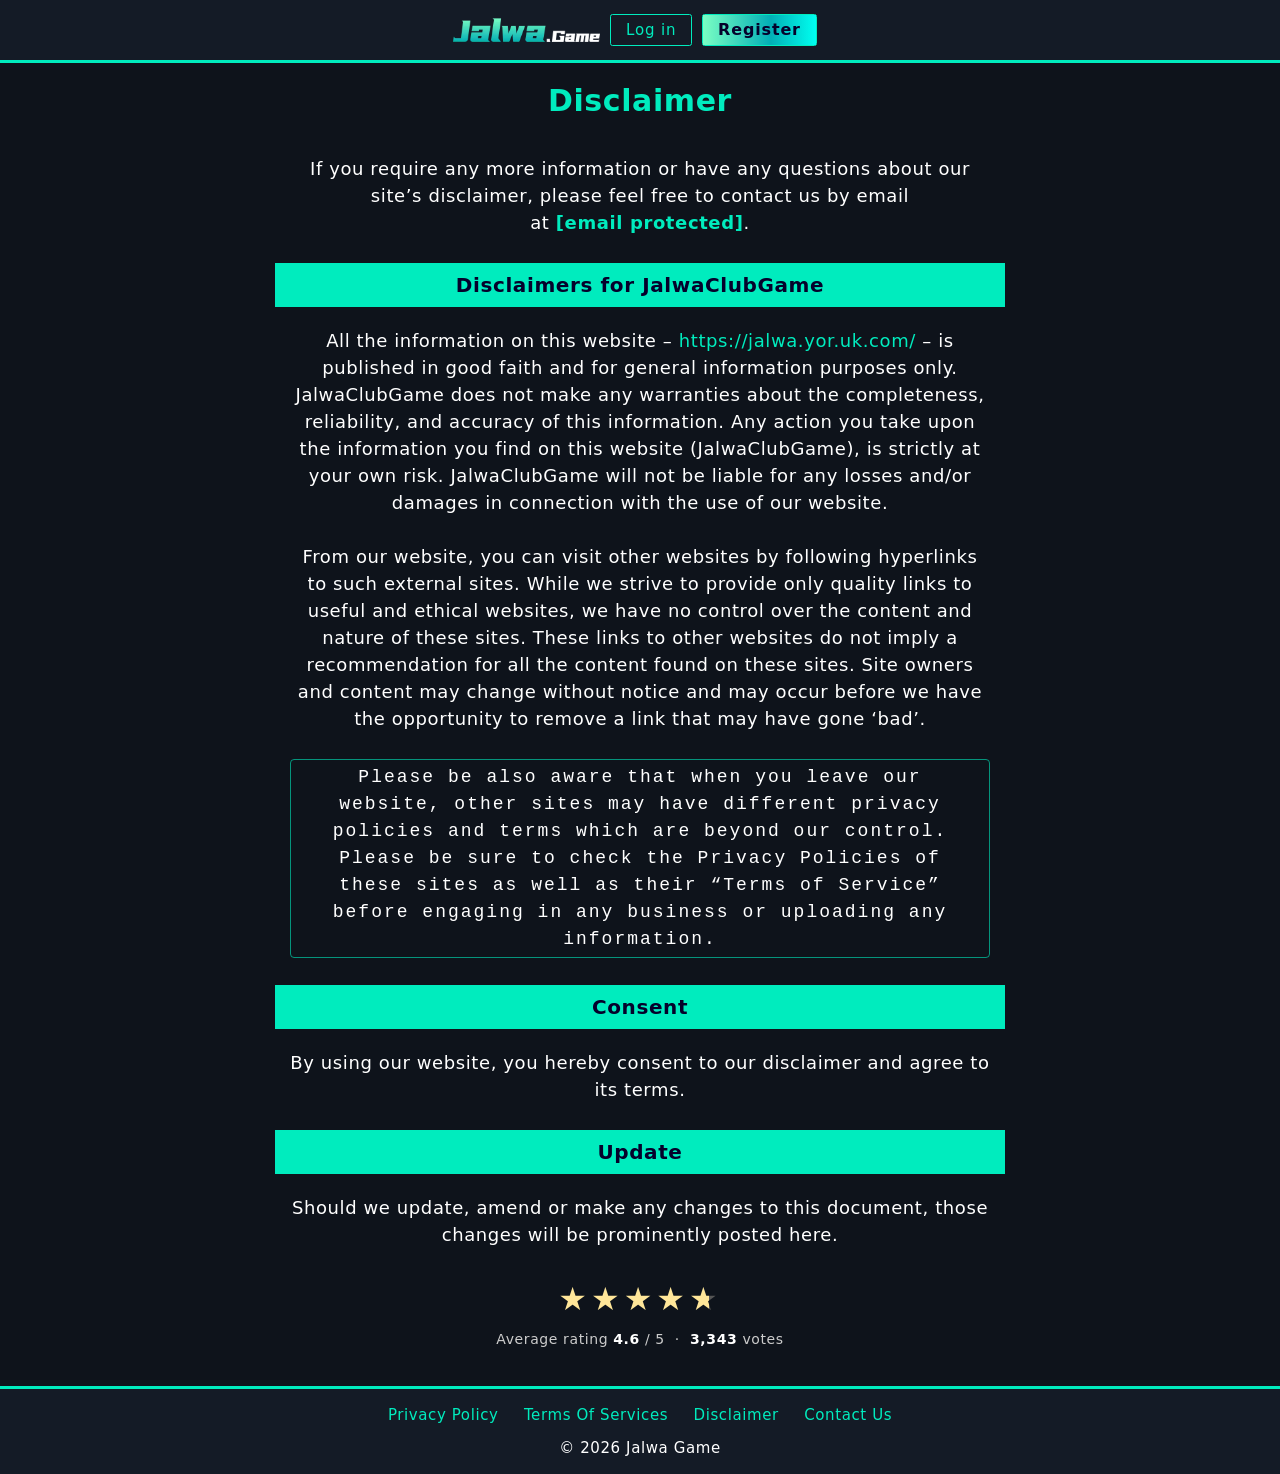
<file: disclaimer/index.html>
﻿<!DOCTYPE html>
<html lang="en-US" prefix="og: https://ogp.me/ns#">

<!-- Mirrored from jalwagame.app/disclaimer/ by HTTrack Website Copier/3.x [XR&CO'2017], Thu, 08 May 2025 13:52:20 GMT -->
<!-- Added by HTTrack --><meta http-equiv="content-type" content="text/html;charset=UTF-8" /><!-- /Added by HTTrack -->
<head><meta charset="UTF-8"><script>if(navigator.userAgent.match(/MSIE|Internet Explorer/i)||navigator.userAgent.match(/Trident\/7\..*?rv:11/i)){var href=document.location.href;if(!href.match(/[?&]nowprocket/)){if(href.indexOf("?")==-1){if(href.indexOf("#")==-1){document.location.href=href+"?nowprocket=1"}else{document.location.href=href.replace("#","?nowprocket=1#")}}else{if(href.indexOf("#")==-1){document.location.href=href+"&nowprocket=1"}else{document.location.href=href.replace("#","&nowprocket=1#")}}}}</script><script>(()=>{class RocketLazyLoadScripts{constructor(){this.v="2.0.3",this.userEvents=["keydown","keyup","mousedown","mouseup","mousemove","mouseover","mouseenter","mouseout","mouseleave","touchmove","touchstart","touchend","touchcancel","wheel","click","dblclick","input","visibilitychange"],this.attributeEvents=["onblur","onclick","oncontextmenu","ondblclick","onfocus","onmousedown","onmouseenter","onmouseleave","onmousemove","onmouseout","onmouseover","onmouseup","onmousewheel","onscroll","onsubmit"]}async t(){this.i(),this.o(),/iP(ad|hone)/.test(navigator.userAgent)&&this.h(),this.u(),this.l(this),this.m(),this.k(this),this.p(this),this._(),await Promise.all([this.R(),this.L()]),this.lastBreath=Date.now(),this.S(this),this.P(),this.D(),this.O(),this.M(),await this.C(this.delayedScripts.normal),await this.C(this.delayedScripts.defer),await this.C(this.delayedScripts.async),this.F("domReady"),await this.T(),await this.j(),await this.I(),this.F("windowLoad"),await this.A(),window.dispatchEvent(new Event("rocket-allScriptsLoaded")),this.everythingLoaded=!0,this.lastTouchEnd&&await new Promise((t=>setTimeout(t,500-Date.now()+this.lastTouchEnd))),this.H(),this.F("all"),this.U(),this.W()}i(){this.CSPIssue=sessionStorage.getItem("rocketCSPIssue"),document.addEventListener("securitypolicyviolation",(t=>{this.CSPIssue||"script-src-elem"!==t.violatedDirective||"data"!==t.blockedURI||(this.CSPIssue=!0,sessionStorage.setItem("rocketCSPIssue",!0))}),{isRocket:!0})}o(){window.addEventListener("pageshow",(t=>{this.persisted=t.persisted,this.realWindowLoadedFired=!0}),{isRocket:!0}),window.addEventListener("pagehide",(()=>{this.onFirstUserAction=null}),{isRocket:!0})}h(){let t;function e(e){t=e}window.addEventListener("touchstart",e,{isRocket:!0}),window.addEventListener("touchend",(function i(o){Math.abs(o.changedTouches[0].pageX-t.changedTouches[0].pageX)<10&&Math.abs(o.changedTouches[0].pageY-t.changedTouches[0].pageY)<10&&o.timeStamp-t.timeStamp<200&&(o.target.dispatchEvent(new PointerEvent("click",{target:o.target,bubbles:!0,cancelable:!0,detail:1})),event.preventDefault(),window.removeEventListener("touchstart",e,{isRocket:!0}),window.removeEventListener("touchend",i,{isRocket:!0}))}),{isRocket:!0})}q(t){this.userActionTriggered||("mousemove"!==t.type||this.firstMousemoveIgnored?"keyup"===t.type||"mouseover"===t.type||"mouseout"===t.type||(this.userActionTriggered=!0,this.onFirstUserAction&&this.onFirstUserAction()):this.firstMousemoveIgnored=!0),"click"===t.type&&t.preventDefault(),this.savedUserEvents.length>0&&(t.stopPropagation(),t.stopImmediatePropagation()),"touchstart"===this.lastEvent&&"touchend"===t.type&&(this.lastTouchEnd=Date.now()),"click"===t.type&&(this.lastTouchEnd=0),this.lastEvent=t.type,this.savedUserEvents.push(t)}u(){this.savedUserEvents=[],this.userEventHandler=this.q.bind(this),this.userEvents.forEach((t=>window.addEventListener(t,this.userEventHandler,{passive:!1,isRocket:!0})))}U(){this.userEvents.forEach((t=>window.removeEventListener(t,this.userEventHandler,{passive:!1,isRocket:!0}))),this.savedUserEvents.forEach((t=>{t.target.dispatchEvent(new window[t.constructor.name](t.type,t))}))}m(){this.eventsMutationObserver=new MutationObserver((t=>{const e="return false";for(const i of t){if("attributes"===i.type){const t=i.target.getAttribute(i.attributeName);t&&t!==e&&(i.target.setAttribute("data-rocket-"+i.attributeName,t),i.target["rocket"+i.attributeName]=new Function("event",t),i.target.setAttribute(i.attributeName,e))}"childList"===i.type&&i.addedNodes.forEach((t=>{if(t.nodeType===Node.ELEMENT_NODE)for(const i of t.attributes)this.attributeEvents.includes(i.name)&&i.value&&""!==i.value&&(t.setAttribute("data-rocket-"+i.name,i.value),t["rocket"+i.name]=new Function("event",i.value),t.setAttribute(i.name,e))}))}})),this.eventsMutationObserver.observe(document,{subtree:!0,childList:!0,attributeFilter:this.attributeEvents})}H(){this.eventsMutationObserver.disconnect(),this.attributeEvents.forEach((t=>{document.querySelectorAll("[data-rocket-"+t+"]").forEach((e=>{e.setAttribute(t,e.getAttribute("data-rocket-"+t)),e.removeAttribute("data-rocket-"+t)}))}))}k(t){Object.defineProperty(HTMLElement.prototype,"onclick",{get(){return this.rocketonclick||null},set(e){this.rocketonclick=e,this.setAttribute(t.everythingLoaded?"onclick":"data-rocket-onclick","this.rocketonclick(event)")}})}S(t){function e(e,i){let o=e[i];e[i]=null,Object.defineProperty(e,i,{get:()=>o,set(s){t.everythingLoaded?o=s:e["rocket"+i]=o=s}})}e(document,"onreadystatechange"),e(window,"onload"),e(window,"onpageshow");try{Object.defineProperty(document,"readyState",{get:()=>t.rocketReadyState,set(e){t.rocketReadyState=e},configurable:!0}),document.readyState="loading"}catch(t){console.log("WPRocket DJE readyState conflict, bypassing")}}l(t){this.originalAddEventListener=EventTarget.prototype.addEventListener,this.originalRemoveEventListener=EventTarget.prototype.removeEventListener,this.savedEventListeners=[],EventTarget.prototype.addEventListener=function(e,i,o){o&&o.isRocket||!t.B(e,this)&&!t.userEvents.includes(e)||t.B(e,this)&&!t.userActionTriggered||e.startsWith("rocket-")||t.everythingLoaded?t.originalAddEventListener.call(this,e,i,o):t.savedEventListeners.push({target:this,remove:!1,type:e,func:i,options:o})},EventTarget.prototype.removeEventListener=function(e,i,o){o&&o.isRocket||!t.B(e,this)&&!t.userEvents.includes(e)||t.B(e,this)&&!t.userActionTriggered||e.startsWith("rocket-")||t.everythingLoaded?t.originalRemoveEventListener.call(this,e,i,o):t.savedEventListeners.push({target:this,remove:!0,type:e,func:i,options:o})}}F(t){"all"===t&&(EventTarget.prototype.addEventListener=this.originalAddEventListener,EventTarget.prototype.removeEventListener=this.originalRemoveEventListener),this.savedEventListeners=this.savedEventListeners.filter((e=>{let i=e.type,o=e.target||window;return"domReady"===t&&"DOMContentLoaded"!==i&&"readystatechange"!==i||("windowLoad"===t&&"load"!==i&&"readystatechange"!==i&&"pageshow"!==i||(this.B(i,o)&&(i="rocket-"+i),e.remove?o.removeEventListener(i,e.func,e.options):o.addEventListener(i,e.func,e.options),!1))}))}p(t){let e;function i(e){return t.everythingLoaded?e:e.split(" ").map((t=>"load"===t||t.startsWith("load.")?"rocket-jquery-load":t)).join(" ")}function o(o){function s(e){const s=o.fn[e];o.fn[e]=o.fn.init.prototype[e]=function(){return this[0]===window&&t.userActionTriggered&&("string"==typeof arguments[0]||arguments[0]instanceof String?arguments[0]=i(arguments[0]):"object"==typeof arguments[0]&&Object.keys(arguments[0]).forEach((t=>{const e=arguments[0][t];delete arguments[0][t],arguments[0][i(t)]=e}))),s.apply(this,arguments),this}}if(o&&o.fn&&!t.allJQueries.includes(o)){const e={DOMContentLoaded:[],"rocket-DOMContentLoaded":[]};for(const t in e)document.addEventListener(t,(()=>{e[t].forEach((t=>t()))}),{isRocket:!0});o.fn.ready=o.fn.init.prototype.ready=function(i){function s(){parseInt(o.fn.jquery)>2?setTimeout((()=>i.bind(document)(o))):i.bind(document)(o)}return t.realDomReadyFired?!t.userActionTriggered||t.fauxDomReadyFired?s():e["rocket-DOMContentLoaded"].push(s):e.DOMContentLoaded.push(s),o([])},s("on"),s("one"),s("off"),t.allJQueries.push(o)}e=o}t.allJQueries=[],o(window.jQuery),Object.defineProperty(window,"jQuery",{get:()=>e,set(t){o(t)}})}P(){const t=new Map;document.write=document.writeln=function(e){const i=document.currentScript,o=document.createRange(),s=i.parentElement;let n=t.get(i);void 0===n&&(n=i.nextSibling,t.set(i,n));const c=document.createDocumentFragment();o.setStart(c,0),c.appendChild(o.createContextualFragment(e)),s.insertBefore(c,n)}}async R(){return new Promise((t=>{this.userActionTriggered?t():this.onFirstUserAction=t}))}async L(){return new Promise((t=>{document.addEventListener("DOMContentLoaded",(()=>{this.realDomReadyFired=!0,t()}),{isRocket:!0})}))}async I(){return this.realWindowLoadedFired?Promise.resolve():new Promise((t=>{window.addEventListener("load",t,{isRocket:!0})}))}M(){this.pendingScripts=[];this.scriptsMutationObserver=new MutationObserver((t=>{for(const e of t)e.addedNodes.forEach((t=>{"SCRIPT"!==t.tagName||t.noModule||t.isWPRocket||this.pendingScripts.push({script:t,promise:new Promise((e=>{const i=()=>{const i=this.pendingScripts.findIndex((e=>e.script===t));i>=0&&this.pendingScripts.splice(i,1),e()};t.addEventListener("load",i,{isRocket:!0}),t.addEventListener("error",i,{isRocket:!0}),setTimeout(i,1e3)}))})}))})),this.scriptsMutationObserver.observe(document,{childList:!0,subtree:!0})}async j(){await this.J(),this.pendingScripts.length?(await this.pendingScripts[0].promise,await this.j()):this.scriptsMutationObserver.disconnect()}D(){this.delayedScripts={normal:[],async:[],defer:[]},document.querySelectorAll("script[type$=rocketlazyloadscript]").forEach((t=>{t.hasAttribute("data-rocket-src")?t.hasAttribute("async")&&!1!==t.async?this.delayedScripts.async.push(t):t.hasAttribute("defer")&&!1!==t.defer||"module"===t.getAttribute("data-rocket-type")?this.delayedScripts.defer.push(t):this.delayedScripts.normal.push(t):this.delayedScripts.normal.push(t)}))}async _(){await this.L();let t=[];document.querySelectorAll("script[type$=rocketlazyloadscript][data-rocket-src]").forEach((e=>{let i=e.getAttribute("data-rocket-src");if(i&&!i.startsWith("data:")){i.startsWith("//")&&(i=location.protocol+i);try{const o=new URL(i.html).origin;o!==location.origin&&t.push({src:o,crossOrigin:e.crossOrigin||"module"===e.getAttribute("data-rocket-type")})}catch(t){}}})),t=[...new Map(t.map((t=>[JSON.stringify(t),t]))).values()],this.N(t,"preconnect")}async $(t){if(await this.G(),!0!==t.noModule||!("noModule"in HTMLScriptElement.prototype))return new Promise((e=>{let i;function o(){(i||t).setAttribute("data-rocket-status","executed"),e()}try{if(navigator.userAgent.includes("Firefox/index.html")||""===navigator.vendor||this.CSPIssue)i=document.createElement("script"),[...t.attributes].forEach((t=>{let e=t.nodeName;"type"!==e&&("data-rocket-type"===e&&(e="type"),"data-rocket-src"===e&&(e="src"),i.setAttribute(e,t.nodeValue))})),t.text&&(i.text=t.text),t.nonce&&(i.nonce=t.nonce),i.hasAttribute("src")?(i.addEventListener("load",o,{isRocket:!0}),i.addEventListener("error",(()=>{i.setAttribute("data-rocket-status","failed-network"),e()}),{isRocket:!0}),setTimeout((()=>{i.isConnected||e()}),1)):(i.text=t.text,o()),i.isWPRocket=!0,t.parentNode.replaceChild(i,t);else{const i=t.getAttribute("data-rocket-type"),s=t.getAttribute("data-rocket-src");i?(t.type=i,t.removeAttribute("data-rocket-type")):t.removeAttribute("type"),t.addEventListener("load",o,{isRocket:!0}),t.addEventListener("error",(i=>{this.CSPIssue&&i.target.src.startsWith("data:")?(console.log("WPRocket: CSP fallback activated"),t.removeAttribute("src"),this.$(t).then(e)):(t.setAttribute("data-rocket-status","failed-network"),e())}),{isRocket:!0}),s?(t.fetchPriority="high",t.removeAttribute("data-rocket-src"),t.src=s):t.src="data:text/javascript;base64,"+window.btoa(unescape(encodeURIComponent(t.text)))}}catch(i){t.setAttribute("data-rocket-status","failed-transform"),e()}}));t.setAttribute("data-rocket-status","skipped")}async C(t){const e=t.shift();return e?(e.isConnected&&await this.$(e),this.C(t)):Promise.resolve()}O(){this.N([...this.delayedScripts.normal,...this.delayedScripts.defer,...this.delayedScripts.async],"preload")}N(t,e){this.trash=this.trash||[];let i=!0;var o=document.createDocumentFragment();t.forEach((t=>{const s=t.getAttribute&&t.getAttribute("data-rocket-src")||t.src;if(s&&!s.startsWith("data:")){const n=document.createElement("link");n.href=s,n.rel=e,"preconnect"!==e&&(n.as="script",n.fetchPriority=i?"high":"low"),t.getAttribute&&"module"===t.getAttribute("data-rocket-type")&&(n.crossOrigin=!0),t.crossOrigin&&(n.crossOrigin=t.crossOrigin),t.integrity&&(n.integrity=t.integrity),t.nonce&&(n.nonce=t.nonce),o.appendChild(n),this.trash.push(n),i=!1}})),document.head.appendChild(o)}W(){this.trash.forEach((t=>t.remove()))}async T(){try{document.readyState="interactive"}catch(t){}this.fauxDomReadyFired=!0;try{await this.G(),document.dispatchEvent(new Event("rocket-readystatechange")),await this.G(),document.rocketonreadystatechange&&document.rocketonreadystatechange(),await this.G(),document.dispatchEvent(new Event("rocket-DOMContentLoaded")),await this.G(),window.dispatchEvent(new Event("rocket-DOMContentLoaded"))}catch(t){console.error(t)}}async A(){try{document.readyState="complete"}catch(t){}try{await this.G(),document.dispatchEvent(new Event("rocket-readystatechange")),await this.G(),document.rocketonreadystatechange&&document.rocketonreadystatechange(),await this.G(),window.dispatchEvent(new Event("rocket-load")),await this.G(),window.rocketonload&&window.rocketonload(),await this.G(),this.allJQueries.forEach((t=>t(window).trigger("rocket-jquery-load"))),await this.G();const t=new Event("rocket-pageshow");t.persisted=this.persisted,window.dispatchEvent(t),await this.G(),window.rocketonpageshow&&window.rocketonpageshow({persisted:this.persisted})}catch(t){console.error(t)}}async G(){Date.now()-this.lastBreath>45&&(await this.J(),this.lastBreath=Date.now())}async J(){return document.hidden?new Promise((t=>setTimeout(t))):new Promise((t=>requestAnimationFrame(t)))}B(t,e){return e===document&&"readystatechange"===t||(e===document&&"DOMContentLoaded"===t||(e===window&&"DOMContentLoaded"===t||(e===window&&"load"===t||e===window&&"pageshow"===t)))}static run(){(new RocketLazyLoadScripts).t()}}RocketLazyLoadScripts.run()})();</script>
	
		<style></style>
	<link rel="preload" href="../wp-content/plugins/rate-my-post/public/css/fonts/ratemypost.ttf" type="font/ttf" as="font" crossorigin="anonymous"><meta name="viewport" content="width=device-width, initial-scale=1">
<!-- Search Engine Optimization by Rank Math - https://rankmath.com/ -->
<title>Disclaimer - Jalwa Game</title><link rel="preload" data-rocket-preload as="font" href="../wp-content/plugins/rate-my-post/public/css/fonts/ratemypost.ttf" crossorigin><style id="wpr-usedcss">img:is([sizes=auto i],[sizes^="auto," i]){contain-intrinsic-size:3000px 1500px}img.emoji{display:inline!important;border:none!important;box-shadow:none!important;height:1em!important;width:1em!important;margin:0 .07em!important;vertical-align:-.1em!important;background:0 0!important;padding:0!important}:where(.wp-block-button__link){border-radius:9999px;box-shadow:none;padding:calc(.667em + 2px) calc(1.333em + 2px);text-decoration:none}:root :where(.wp-block-button .wp-block-button__link.is-style-outline),:root :where(.wp-block-button.is-style-outline>.wp-block-button__link){border:2px solid;padding:.667em 1.333em}:root :where(.wp-block-button .wp-block-button__link.is-style-outline:not(.has-text-color)),:root :where(.wp-block-button.is-style-outline>.wp-block-button__link:not(.has-text-color)){color:currentColor}:root :where(.wp-block-button .wp-block-button__link.is-style-outline:not(.has-background)),:root :where(.wp-block-button.is-style-outline>.wp-block-button__link:not(.has-background)){background-color:initial;background-image:none}:where(.wp-block-calendar table:not(.has-background) th){background:#ddd}:where(.wp-block-columns){margin-bottom:1.75em}:where(.wp-block-columns.has-background){padding:1.25em 2.375em}:where(.wp-block-post-comments input[type=submit]){border:none}:where(.wp-block-cover-image:not(.has-text-color)),:where(.wp-block-cover:not(.has-text-color)){color:#fff}:where(.wp-block-cover-image.is-light:not(.has-text-color)),:where(.wp-block-cover.is-light:not(.has-text-color)){color:#000}:root :where(.wp-block-cover h1:not(.has-text-color)),:root :where(.wp-block-cover h2:not(.has-text-color)),:root :where(.wp-block-cover h3:not(.has-text-color)),:root :where(.wp-block-cover h4:not(.has-text-color)),:root :where(.wp-block-cover h5:not(.has-text-color)),:root :where(.wp-block-cover h6:not(.has-text-color)),:root :where(.wp-block-cover p:not(.has-text-color)){color:inherit}:where(.wp-block-file){margin-bottom:1.5em}:where(.wp-block-file__button){border-radius:2em;display:inline-block;padding:.5em 1em}:where(.wp-block-file__button):is(a):active,:where(.wp-block-file__button):is(a):focus,:where(.wp-block-file__button):is(a):hover,:where(.wp-block-file__button):is(a):visited{box-shadow:none;color:#fff;opacity:.85;text-decoration:none}:where(.wp-block-group.wp-block-group-is-layout-constrained){position:relative}:root :where(.wp-block-image.is-style-rounded img,.wp-block-image .is-style-rounded img){border-radius:9999px}:where(.wp-block-latest-comments:not([style*=line-height] .wp-block-latest-comments__comment)){line-height:1.1}:where(.wp-block-latest-comments:not([style*=line-height] .wp-block-latest-comments__comment-excerpt p)){line-height:1.8}:root :where(.wp-block-latest-posts.is-grid){padding:0}:root :where(.wp-block-latest-posts.wp-block-latest-posts__list){padding-left:0}ul{box-sizing:border-box}:root :where(.wp-block-list.has-background){padding:1.25em 2.375em}:where(.wp-block-navigation.has-background .wp-block-navigation-item a:not(.wp-element-button)),:where(.wp-block-navigation.has-background .wp-block-navigation-submenu a:not(.wp-element-button)){padding:.5em 1em}:where(.wp-block-navigation .wp-block-navigation__submenu-container .wp-block-navigation-item a:not(.wp-element-button)),:where(.wp-block-navigation .wp-block-navigation__submenu-container .wp-block-navigation-submenu a:not(.wp-element-button)),:where(.wp-block-navigation .wp-block-navigation__submenu-container .wp-block-navigation-submenu button.wp-block-navigation-item__content),:where(.wp-block-navigation .wp-block-navigation__submenu-container .wp-block-pages-list__item button.wp-block-navigation-item__content){padding:.5em 1em}:root :where(p.has-background){padding:1.25em 2.375em}:where(p.has-text-color:not(.has-link-color)) a{color:inherit}:where(.wp-block-post-comments-form) input:not([type=submit]),:where(.wp-block-post-comments-form) textarea{border:1px solid #949494;font-family:inherit;font-size:1em}:where(.wp-block-post-comments-form) input:where(:not([type=submit]):not([type=checkbox])),:where(.wp-block-post-comments-form) textarea{padding:calc(.667em + 2px)}:where(.wp-block-post-excerpt){box-sizing:border-box;margin-bottom:var(--wp--style--block-gap);margin-top:var(--wp--style--block-gap)}:where(.wp-block-preformatted.has-background){padding:1.25em 2.375em}:where(.wp-block-search__button){border:1px solid #ccc;padding:6px 10px}:where(.wp-block-search__input){font-family:inherit;font-size:inherit;font-style:inherit;font-weight:inherit;letter-spacing:inherit;line-height:inherit;text-transform:inherit}:where(.wp-block-search__button-inside .wp-block-search__inside-wrapper){border:1px solid #949494;box-sizing:border-box;padding:4px}:where(.wp-block-search__button-inside .wp-block-search__inside-wrapper) .wp-block-search__input{border:none;border-radius:0;padding:0 4px}:where(.wp-block-search__button-inside .wp-block-search__inside-wrapper) .wp-block-search__input:focus{outline:0}:where(.wp-block-search__button-inside .wp-block-search__inside-wrapper) :where(.wp-block-search__button){padding:4px 8px}:root :where(.wp-block-separator.is-style-dots){height:auto;line-height:1;text-align:center}:root :where(.wp-block-separator.is-style-dots):before{color:currentColor;content:"···";font-family:serif;font-size:1.5em;letter-spacing:2em;padding-left:2em}:root :where(.wp-block-site-logo.is-style-rounded){border-radius:9999px}:where(.wp-block-social-links:not(.is-style-logos-only)) .wp-social-link{background-color:#f0f0f0;color:#444}:where(.wp-block-social-links:not(.is-style-logos-only)) .wp-social-link-amazon{background-color:#f90;color:#fff}:where(.wp-block-social-links:not(.is-style-logos-only)) .wp-social-link-bandcamp{background-color:#1ea0c3;color:#fff}:where(.wp-block-social-links:not(.is-style-logos-only)) .wp-social-link-behance{background-color:#0757fe;color:#fff}:where(.wp-block-social-links:not(.is-style-logos-only)) .wp-social-link-bluesky{background-color:#0a7aff;color:#fff}:where(.wp-block-social-links:not(.is-style-logos-only)) .wp-social-link-codepen{background-color:#1e1f26;color:#fff}:where(.wp-block-social-links:not(.is-style-logos-only)) .wp-social-link-deviantart{background-color:#02e49b;color:#fff}:where(.wp-block-social-links:not(.is-style-logos-only)) .wp-social-link-dribbble{background-color:#e94c89;color:#fff}:where(.wp-block-social-links:not(.is-style-logos-only)) .wp-social-link-dropbox{background-color:#4280ff;color:#fff}:where(.wp-block-social-links:not(.is-style-logos-only)) .wp-social-link-etsy{background-color:#f45800;color:#fff}:where(.wp-block-social-links:not(.is-style-logos-only)) .wp-social-link-facebook{background-color:#0866ff;color:#fff}:where(.wp-block-social-links:not(.is-style-logos-only)) .wp-social-link-fivehundredpx{background-color:#000;color:#fff}:where(.wp-block-social-links:not(.is-style-logos-only)) .wp-social-link-flickr{background-color:#0461dd;color:#fff}:where(.wp-block-social-links:not(.is-style-logos-only)) .wp-social-link-foursquare{background-color:#e65678;color:#fff}:where(.wp-block-social-links:not(.is-style-logos-only)) .wp-social-link-github{background-color:#24292d;color:#fff}:where(.wp-block-social-links:not(.is-style-logos-only)) .wp-social-link-goodreads{background-color:#eceadd;color:#382110}:where(.wp-block-social-links:not(.is-style-logos-only)) .wp-social-link-google{background-color:#ea4434;color:#fff}:where(.wp-block-social-links:not(.is-style-logos-only)) .wp-social-link-gravatar{background-color:#1d4fc4;color:#fff}:where(.wp-block-social-links:not(.is-style-logos-only)) .wp-social-link-instagram{background-color:#f00075;color:#fff}:where(.wp-block-social-links:not(.is-style-logos-only)) .wp-social-link-lastfm{background-color:#e21b24;color:#fff}:where(.wp-block-social-links:not(.is-style-logos-only)) .wp-social-link-linkedin{background-color:#0d66c2;color:#fff}:where(.wp-block-social-links:not(.is-style-logos-only)) .wp-social-link-mastodon{background-color:#3288d4;color:#fff}:where(.wp-block-social-links:not(.is-style-logos-only)) .wp-social-link-medium{background-color:#000;color:#fff}:where(.wp-block-social-links:not(.is-style-logos-only)) .wp-social-link-meetup{background-color:#f6405f;color:#fff}:where(.wp-block-social-links:not(.is-style-logos-only)) .wp-social-link-patreon{background-color:#000;color:#fff}:where(.wp-block-social-links:not(.is-style-logos-only)) .wp-social-link-pinterest{background-color:#e60122;color:#fff}:where(.wp-block-social-links:not(.is-style-logos-only)) .wp-social-link-pocket{background-color:#ef4155;color:#fff}:where(.wp-block-social-links:not(.is-style-logos-only)) .wp-social-link-reddit{background-color:#ff4500;color:#fff}:where(.wp-block-social-links:not(.is-style-logos-only)) .wp-social-link-skype{background-color:#0478d7;color:#fff}:where(.wp-block-social-links:not(.is-style-logos-only)) .wp-social-link-snapchat{background-color:#fefc00;color:#fff;stroke:#000}:where(.wp-block-social-links:not(.is-style-logos-only)) .wp-social-link-soundcloud{background-color:#ff5600;color:#fff}:where(.wp-block-social-links:not(.is-style-logos-only)) .wp-social-link-spotify{background-color:#1bd760;color:#fff}:where(.wp-block-social-links:not(.is-style-logos-only)) .wp-social-link-telegram{background-color:#2aabee;color:#fff}:where(.wp-block-social-links:not(.is-style-logos-only)) .wp-social-link-threads{background-color:#000;color:#fff}:where(.wp-block-social-links:not(.is-style-logos-only)) .wp-social-link-tiktok{background-color:#000;color:#fff}:where(.wp-block-social-links:not(.is-style-logos-only)) .wp-social-link-tumblr{background-color:#011835;color:#fff}:where(.wp-block-social-links:not(.is-style-logos-only)) .wp-social-link-twitch{background-color:#6440a4;color:#fff}:where(.wp-block-social-links:not(.is-style-logos-only)) .wp-social-link-twitter{background-color:#1da1f2;color:#fff}:where(.wp-block-social-links:not(.is-style-logos-only)) .wp-social-link-vimeo{background-color:#1eb7ea;color:#fff}:where(.wp-block-social-links:not(.is-style-logos-only)) .wp-social-link-vk{background-color:#4680c2;color:#fff}:where(.wp-block-social-links:not(.is-style-logos-only)) .wp-social-link-wordpress{background-color:#3499cd;color:#fff}:where(.wp-block-social-links:not(.is-style-logos-only)) .wp-social-link-whatsapp{background-color:#25d366;color:#fff}:where(.wp-block-social-links:not(.is-style-logos-only)) .wp-social-link-x{background-color:#000;color:#fff}:where(.wp-block-social-links:not(.is-style-logos-only)) .wp-social-link-yelp{background-color:#d32422;color:#fff}:where(.wp-block-social-links:not(.is-style-logos-only)) .wp-social-link-youtube{background-color:red;color:#fff}:where(.wp-block-social-links.is-style-logos-only) .wp-social-link{background:0 0}:where(.wp-block-social-links.is-style-logos-only) .wp-social-link svg{height:1.25em;width:1.25em}:where(.wp-block-social-links.is-style-logos-only) .wp-social-link-amazon{color:#f90}:where(.wp-block-social-links.is-style-logos-only) .wp-social-link-bandcamp{color:#1ea0c3}:where(.wp-block-social-links.is-style-logos-only) .wp-social-link-behance{color:#0757fe}:where(.wp-block-social-links.is-style-logos-only) .wp-social-link-bluesky{color:#0a7aff}:where(.wp-block-social-links.is-style-logos-only) .wp-social-link-codepen{color:#1e1f26}:where(.wp-block-social-links.is-style-logos-only) .wp-social-link-deviantart{color:#02e49b}:where(.wp-block-social-links.is-style-logos-only) .wp-social-link-dribbble{color:#e94c89}:where(.wp-block-social-links.is-style-logos-only) .wp-social-link-dropbox{color:#4280ff}:where(.wp-block-social-links.is-style-logos-only) .wp-social-link-etsy{color:#f45800}:where(.wp-block-social-links.is-style-logos-only) .wp-social-link-facebook{color:#0866ff}:where(.wp-block-social-links.is-style-logos-only) .wp-social-link-fivehundredpx{color:#000}:where(.wp-block-social-links.is-style-logos-only) .wp-social-link-flickr{color:#0461dd}:where(.wp-block-social-links.is-style-logos-only) .wp-social-link-foursquare{color:#e65678}:where(.wp-block-social-links.is-style-logos-only) .wp-social-link-github{color:#24292d}:where(.wp-block-social-links.is-style-logos-only) .wp-social-link-goodreads{color:#382110}:where(.wp-block-social-links.is-style-logos-only) .wp-social-link-google{color:#ea4434}:where(.wp-block-social-links.is-style-logos-only) .wp-social-link-gravatar{color:#1d4fc4}:where(.wp-block-social-links.is-style-logos-only) .wp-social-link-instagram{color:#f00075}:where(.wp-block-social-links.is-style-logos-only) .wp-social-link-lastfm{color:#e21b24}:where(.wp-block-social-links.is-style-logos-only) .wp-social-link-linkedin{color:#0d66c2}:where(.wp-block-social-links.is-style-logos-only) .wp-social-link-mastodon{color:#3288d4}:where(.wp-block-social-links.is-style-logos-only) .wp-social-link-medium{color:#000}:where(.wp-block-social-links.is-style-logos-only) .wp-social-link-meetup{color:#f6405f}:where(.wp-block-social-links.is-style-logos-only) .wp-social-link-patreon{color:#000}:where(.wp-block-social-links.is-style-logos-only) .wp-social-link-pinterest{color:#e60122}:where(.wp-block-social-links.is-style-logos-only) .wp-social-link-pocket{color:#ef4155}:where(.wp-block-social-links.is-style-logos-only) .wp-social-link-reddit{color:#ff4500}:where(.wp-block-social-links.is-style-logos-only) .wp-social-link-skype{color:#0478d7}:where(.wp-block-social-links.is-style-logos-only) .wp-social-link-snapchat{color:#fff;stroke:#000}:where(.wp-block-social-links.is-style-logos-only) .wp-social-link-soundcloud{color:#ff5600}:where(.wp-block-social-links.is-style-logos-only) .wp-social-link-spotify{color:#1bd760}:where(.wp-block-social-links.is-style-logos-only) .wp-social-link-telegram{color:#2aabee}:where(.wp-block-social-links.is-style-logos-only) .wp-social-link-threads{color:#000}:where(.wp-block-social-links.is-style-logos-only) .wp-social-link-tiktok{color:#000}:where(.wp-block-social-links.is-style-logos-only) .wp-social-link-tumblr{color:#011835}:where(.wp-block-social-links.is-style-logos-only) .wp-social-link-twitch{color:#6440a4}:where(.wp-block-social-links.is-style-logos-only) .wp-social-link-twitter{color:#1da1f2}:where(.wp-block-social-links.is-style-logos-only) .wp-social-link-vimeo{color:#1eb7ea}:where(.wp-block-social-links.is-style-logos-only) .wp-social-link-vk{color:#4680c2}:where(.wp-block-social-links.is-style-logos-only) .wp-social-link-whatsapp{color:#25d366}:where(.wp-block-social-links.is-style-logos-only) .wp-social-link-wordpress{color:#3499cd}:where(.wp-block-social-links.is-style-logos-only) .wp-social-link-x{color:#000}:where(.wp-block-social-links.is-style-logos-only) .wp-social-link-yelp{color:#d32422}:where(.wp-block-social-links.is-style-logos-only) .wp-social-link-youtube{color:red}:root :where(.wp-block-social-links .wp-social-link a){padding:.25em}:root :where(.wp-block-social-links.is-style-logos-only .wp-social-link a){padding:0}:root :where(.wp-block-social-links.is-style-pill-shape .wp-social-link a){padding-left:.66667em;padding-right:.66667em}:root :where(.wp-block-tag-cloud.is-style-outline){display:flex;flex-wrap:wrap;gap:1ch}:root :where(.wp-block-tag-cloud.is-style-outline a){border:1px solid;font-size:unset!important;margin-right:0;padding:1ch 2ch;text-decoration:none!important}:root :where(.wp-block-table-of-contents){box-sizing:border-box}:where(.wp-block-term-description){box-sizing:border-box;margin-bottom:var(--wp--style--block-gap);margin-top:var(--wp--style--block-gap)}:where(pre.wp-block-verse){font-family:inherit}.entry-content{counter-reset:footnotes}:root{--wp--preset--font-size--normal:16px;--wp--preset--font-size--huge:42px}.screen-reader-text{border:0;clip:rect(1px,1px,1px,1px);clip-path:inset(50%);height:1px;margin:-1px;overflow:hidden;padding:0;position:absolute;width:1px;word-wrap:normal!important}.screen-reader-text:focus{background-color:#ddd;clip:auto!important;clip-path:none;color:#444;display:block;font-size:1em;height:auto;left:5px;line-height:normal;padding:15px 23px 14px;text-decoration:none;top:5px;width:auto;z-index:100000}html :where(.has-border-color){border-style:solid}html :where([style*=border-top-color]){border-top-style:solid}html :where([style*=border-right-color]){border-right-style:solid}html :where([style*=border-bottom-color]){border-bottom-style:solid}html :where([style*=border-left-color]){border-left-style:solid}html :where([style*=border-width]){border-style:solid}html :where([style*=border-top-width]){border-top-style:solid}html :where([style*=border-right-width]){border-right-style:solid}html :where([style*=border-bottom-width]){border-bottom-style:solid}html :where([style*=border-left-width]){border-left-style:solid}html :where(img[class*=wp-image-]){height:auto;max-width:100%}:where(figure){margin:0 0 1em}html :where(.is-position-sticky){--wp-admin--admin-bar--position-offset:var(--wp-admin--admin-bar--height,0px)}@media screen and (max-width:600px){html :where(.is-position-sticky){--wp-admin--admin-bar--position-offset:0px}}.rmp-widgets-container p:empty:before{display:none}@font-face{font-family:ratemypost;src:url(../wp-content/plugins/rate-my-post/public/css/fonts/ratemypost.eot);src:url(https://jalwagame.app/wp-content/plugins/rate-my-post/public/css/fonts/ratemypost.eot#iefix) format("embedded-opentype"),url(https://jalwagame.app/wp-content/plugins/rate-my-post/public/css/fonts/ratemypost.ttf) format("truetype"),url(https://jalwagame.app/wp-content/plugins/rate-my-post/public/css/fonts/ratemypost.woff) format("woff"),url(https://jalwagame.app/wp-content/plugins/rate-my-post/public/css/fonts/ratemypost.svg#ratemypost) format("svg");font-weight:400;font-style:normal;font-display:swap}[class*=" rmp-icon--"],[class^=rmp-icon--]{font-family:ratemypost!important;font-style:normal;font-weight:400;font-variant:normal;text-transform:none;line-height:1;-webkit-font-smoothing:antialiased;-moz-osx-font-smoothing:grayscale}.rmp-widgets-container.rmp-wp-plugin.rmp-main-container{text-align:center;margin:1rem 0}.rmp-widgets-container.rmp-wp-plugin.rmp-main-container p{margin:0}.rmp-widgets-container.rmp-wp-plugin.rmp-main-container .rmp-rating-widget--hidden{display:none}.rmp-widgets-container.rmp-wp-plugin.rmp-main-container .rmp-rating-widget__icons{margin:0 0 .4rem}.rmp-widgets-container.rmp-wp-plugin.rmp-main-container .rmp-rating-widget__icons-list{list-style-type:none;padding:0;margin:0}.rmp-widgets-container.rmp-wp-plugin.rmp-main-container .rmp-rating-widget__icons-list::before{content:""}.rmp-widgets-container.rmp-wp-plugin.rmp-main-container .rmp-rating-widget__icons-list__icon{display:inline-block;margin:0}.rmp-widgets-container.rmp-wp-plugin.rmp-main-container .rmp-rating-widget__hover-text{margin:0 0 .4rem}.rmp-widgets-container.rmp-wp-plugin.rmp-main-container .rmp-rating-widget__submit-btn{display:none}.rmp-widgets-container.rmp-wp-plugin.rmp-main-container .rmp-rating-widget__submit-btn--visible{display:inline-block}.rmp-widgets-container.rmp-wp-plugin.rmp-main-container .rmp-rating-widget__results{margin:0 0 .4rem}.rmp-widgets-container.rmp-wp-plugin.rmp-main-container .rmp-rating-widget__results--hidden{display:none;margin:0}.rmp-widgets-container.rmp-wp-plugin.rmp-main-container .rmp-rating-widget__not-rated{margin:0 0 .4rem}.rmp-widgets-container.rmp-wp-plugin.rmp-main-container .rmp-rating-widget__not-rated--hidden{display:none;margin:0}.rmp-widgets-container.rmp-wp-plugin.rmp-main-container .rmp-rating-widget__msg{margin:.4rem 0}.rmp-widgets-container.rmp-wp-plugin.rmp-main-container .rmp-rating-widget__msg--alert{color:#dc3545}.rmp-widgets-container.rmp-wp-plugin.rmp-main-container .rmp-feedback-widget--visible{display:block}.rmp-widgets-container.rmp-wp-plugin.rmp-main-container .rmp-feedback-widget__msg--alert{color:#dc3545}.rmp-widgets-container.rmp-wp-plugin.rmp-main-container .rmp-feedback-widget__loader--visible{display:block}.rmp-widgets-container.rmp-wp-plugin.rmp-main-container .rmp-social-widget--visible{display:block}.rmp-icon--star:before{content:""}.rmp-icon--ratings{color:#ccc;font-size:1rem}.rmp-rating-widget .rmp-icon--ratings{font-size:2.5rem}.rmp-icon--full-highlight{color:#ff912c}.rmp-rating-widget .rmp-icon--full-highlight{color:#ffe699}.rmp-icon--half-highlight{background:linear-gradient(to right,#ff912c 50%,#ccc 50%);-webkit-background-clip:text;background-clip:text;-webkit-text-fill-color:transparent}.rmp-rating-widget .rmp-icon--half-highlight{background:linear-gradient(to right,#ffe699 50%,#ccc 50%);-webkit-background-clip:text;background-clip:text;-webkit-text-fill-color:transparent}@media (hover:hover){.rmp-rating-widget .rmp-icon--hovered{color:#ffcc36;-webkit-background-clip:initial;background-clip:initial;-webkit-text-fill-color:initial;background:0 0;transition:.1s color ease-in}}.rmp-rating-widget .rmp-icon--processing-rating{color:#ff912c;-webkit-background-clip:initial;background-clip:initial;-webkit-text-fill-color:initial;background:0 0}.rmp-btn{background-color:#ffcc36;border:0;color:#fff;padding:.5rem;text-decoration:none;font-size:1rem;margin-bottom:.4rem}.rmp-btn:focus,.rmp-btn:hover{background:initial;background-color:#ffd966;border:0;color:#fff;padding:.5rem;text-decoration:none;font-size:1rem;margin-bottom:.4rem;cursor:pointer}:root{--wp--preset--aspect-ratio--square:1;--wp--preset--aspect-ratio--4-3:4/3;--wp--preset--aspect-ratio--3-4:3/4;--wp--preset--aspect-ratio--3-2:3/2;--wp--preset--aspect-ratio--2-3:2/3;--wp--preset--aspect-ratio--16-9:16/9;--wp--preset--aspect-ratio--9-16:9/16;--wp--preset--color--black:#000000;--wp--preset--color--cyan-bluish-gray:#abb8c3;--wp--preset--color--white:#ffffff;--wp--preset--color--pale-pink:#f78da7;--wp--preset--color--vivid-red:#cf2e2e;--wp--preset--color--luminous-vivid-orange:#ff6900;--wp--preset--color--luminous-vivid-amber:#fcb900;--wp--preset--color--light-green-cyan:#7bdcb5;--wp--preset--color--vivid-green-cyan:#00d084;--wp--preset--color--pale-cyan-blue:#8ed1fc;--wp--preset--color--vivid-cyan-blue:#0693e3;--wp--preset--color--vivid-purple:#9b51e0;--wp--preset--color--contrast:var(--contrast);--wp--preset--color--contrast-2:var(--contrast-2);--wp--preset--color--contrast-3:var(--contrast-3);--wp--preset--color--base:var(--base);--wp--preset--color--base-2:var(--base-2);--wp--preset--color--base-3:var(--base-3);--wp--preset--color--accent:var(--accent);--wp--preset--color--accent-2:var(--accent-2);--wp--preset--color--accent-hover:var(--accent-hover);--wp--preset--color--highlight:var(--highlight);--wp--preset--gradient--vivid-cyan-blue-to-vivid-purple:linear-gradient(135deg,rgba(6, 147, 227, 1) 0%,rgb(155, 81, 224) 100%);--wp--preset--gradient--light-green-cyan-to-vivid-green-cyan:linear-gradient(135deg,rgb(122, 220, 180) 0%,rgb(0, 208, 130) 100%);--wp--preset--gradient--luminous-vivid-amber-to-luminous-vivid-orange:linear-gradient(135deg,rgba(252, 185, 0, 1) 0%,rgba(255, 105, 0, 1) 100%);--wp--preset--gradient--luminous-vivid-orange-to-vivid-red:linear-gradient(135deg,rgba(255, 105, 0, 1) 0%,rgb(207, 46, 46) 100%);--wp--preset--gradient--very-light-gray-to-cyan-bluish-gray:linear-gradient(135deg,rgb(238, 238, 238) 0%,rgb(169, 184, 195) 100%);--wp--preset--gradient--cool-to-warm-spectrum:linear-gradient(135deg,rgb(74, 234, 220) 0%,rgb(151, 120, 209) 20%,rgb(207, 42, 186) 40%,rgb(238, 44, 130) 60%,rgb(251, 105, 98) 80%,rgb(254, 248, 76) 100%);--wp--preset--gradient--blush-light-purple:linear-gradient(135deg,rgb(255, 206, 236) 0%,rgb(152, 150, 240) 100%);--wp--preset--gradient--blush-bordeaux:linear-gradient(135deg,rgb(254, 205, 165) 0%,rgb(254, 45, 45) 50%,rgb(107, 0, 62) 100%);--wp--preset--gradient--luminous-dusk:linear-gradient(135deg,rgb(255, 203, 112) 0%,rgb(199, 81, 192) 50%,rgb(65, 88, 208) 100%);--wp--preset--gradient--pale-ocean:linear-gradient(135deg,rgb(255, 245, 203) 0%,rgb(182, 227, 212) 50%,rgb(51, 167, 181) 100%);--wp--preset--gradient--electric-grass:linear-gradient(135deg,rgb(202, 248, 128) 0%,rgb(113, 206, 126) 100%);--wp--preset--gradient--midnight:linear-gradient(135deg,rgb(2, 3, 129) 0%,rgb(40, 116, 252) 100%);--wp--preset--font-size--small:13px;--wp--preset--font-size--medium:20px;--wp--preset--font-size--large:36px;--wp--preset--font-size--x-large:42px;--wp--preset--spacing--20:0.44rem;--wp--preset--spacing--30:0.67rem;--wp--preset--spacing--40:1rem;--wp--preset--spacing--50:1.5rem;--wp--preset--spacing--60:2.25rem;--wp--preset--spacing--70:3.38rem;--wp--preset--spacing--80:5.06rem;--wp--preset--shadow--natural:6px 6px 9px rgba(0, 0, 0, .2);--wp--preset--shadow--deep:12px 12px 50px rgba(0, 0, 0, .4);--wp--preset--shadow--sharp:6px 6px 0px rgba(0, 0, 0, .2);--wp--preset--shadow--outlined:6px 6px 0px -3px rgba(255, 255, 255, 1),6px 6px rgba(0, 0, 0, 1);--wp--preset--shadow--crisp:6px 6px 0px rgba(0, 0, 0, 1)}:where(.is-layout-flex){gap:.5em}:where(.is-layout-grid){gap:.5em}:where(.wp-block-post-template.is-layout-flex){gap:1.25em}:where(.wp-block-post-template.is-layout-grid){gap:1.25em}:where(.wp-block-columns.is-layout-flex){gap:2em}:where(.wp-block-columns.is-layout-grid){gap:2em}:root :where(.wp-block-pullquote){font-size:1.5em;line-height:1.6}#toc_container li,#toc_container ul{margin:0;padding:0}#toc_container ul ul{margin-left:1.5em}#toc_container{background:#f9f9f9;border:1px solid #aaa;padding:10px;margin-bottom:1em;width:auto;display:table;font-size:95%}#toc_container span.toc_toggle{font-weight:400;font-size:90%}#toc_container a{text-decoration:none;text-shadow:none}#toc_container a:hover{text-decoration:underline}.footer-bar-active .footer-bar .widget{padding:0}.footer-bar .widget_nav_menu>div>ul{display:flex;align-items:center;flex-wrap:wrap}.footer-bar .widget_nav_menu li{margin:0 10px;padding:0}.footer-bar .widget_nav_menu li:first-child{margin-left:0}.footer-bar .widget_nav_menu li:last-child{margin-right:0}.footer-bar .widget_nav_menu li ul{display:none}.footer-bar-align-right .copyright-bar{order:-20;margin-right:auto}.site-footer:not(.footer-bar-active) .copyright-bar{margin:0 auto}@media (max-width:768px){.footer-bar-active .inside-site-info{flex-direction:column}.footer-bar-active .footer-bar{margin-bottom:10px}.footer-bar .widget_nav_menu>div>ul{justify-content:center}.footer-bar .widget_nav_menu li{padding:5px 0}.footer-bar .widget_nav_menu li:first-child{margin-left:10px}.footer-bar .widget_nav_menu li:last-child{margin-right:10px}.footer-bar-align-right .copyright-bar{order:unset;margin-right:0}}body,dl,dt,fieldset,h1,h2,html,iframe,legend,li,p,textarea,ul{margin:0;padding:0;border:0}html{font-family:sans-serif;-webkit-text-size-adjust:100%;-ms-text-size-adjust:100%;-webkit-font-smoothing:antialiased;-moz-osx-font-smoothing:grayscale}main{display:block}progress{vertical-align:baseline}html{box-sizing:border-box}*,::after,::before{box-sizing:inherit}button,input,optgroup,select,textarea{font-family:inherit;font-size:100%;margin:0}[type=search]{appearance:textfield;-webkit-appearance:textfield;outline-offset:-2px}[type=search]::-webkit-search-decoration{appearance:none;-webkit-appearance:none}::-moz-focus-inner{border-style:none;padding:0}body,button,input,select,textarea{font-family:-apple-system,system-ui,BlinkMacSystemFont,"Segoe UI",Helvetica,Arial,sans-serif,"Apple Color Emoji","Segoe UI Emoji","Segoe UI Symbol";font-weight:400;text-transform:none;font-size:17px;line-height:1.5}p{margin-bottom:1.5em}h1,h2{font-family:inherit;font-size:100%;font-style:inherit;font-weight:inherit}table{border:1px solid rgba(0,0,0,.1)}table{border-collapse:separate;border-spacing:0;border-width:1px 0 0 1px;margin:0 0 1.5em;width:100%}fieldset{padding:0;border:0;min-width:inherit}fieldset legend{padding:0;margin-bottom:1.5em}h1{font-size:42px;margin-bottom:20px;line-height:1.2em;font-weight:400;text-transform:none}h2{font-size:35px;margin-bottom:20px;line-height:1.2em;font-weight:400;text-transform:none}ul{margin:0 0 1.5em 3em}ul{list-style:disc}li>ul{margin-bottom:0;margin-left:1.5em}dt{font-weight:700}strong{font-weight:700}em,i{font-style:italic}address{margin:0 0 1.5em}code,tt{font:15px Monaco,Consolas,"Andale Mono","DejaVu Sans Mono",monospace}table{margin:0 0 1.5em;width:100%}img{height:auto;max-width:100%}button,input[type=button],input[type=reset],input[type=submit]{background:#55555e;color:#fff;border:1px solid transparent;cursor:pointer;appearance:button;-webkit-appearance:button;padding:10px 20px}input[type=email],input[type=number],input[type=password],input[type=search],input[type=text],input[type=url],select,textarea{border:1px solid;border-radius:0;padding:10px 15px;max-width:100%}textarea{width:100%}a,button,input{transition:color .1s ease-in-out,background-color .1s ease-in-out}a{text-decoration:none}.button{padding:10px 20px;display:inline-block}.using-mouse :focus{outline:0}.using-mouse ::-moz-focus-inner{border:0}.screen-reader-text{border:0;clip:rect(1px,1px,1px,1px);clip-path:inset(50%);height:1px;margin:-1px;overflow:hidden;padding:0;position:absolute!important;width:1px;word-wrap:normal!important}.screen-reader-text:focus{background-color:#f1f1f1;border-radius:3px;box-shadow:0 0 2px 2px rgba(0,0,0,.6);clip:auto!important;clip-path:none;color:#21759b;display:block;font-size:.875rem;font-weight:700;height:auto;left:5px;line-height:normal;padding:15px 23px 14px;text-decoration:none;top:5px;width:auto;z-index:100000}#primary[tabindex="-1"]:focus{outline:0}.main-navigation{z-index:100;padding:0;clear:both;display:block}.main-navigation a{display:block;text-decoration:none;font-weight:400;text-transform:none;font-size:15px}.main-navigation ul{list-style:none;margin:0;padding-left:0}.main-navigation .main-nav ul li a{padding-left:20px;padding-right:20px;line-height:60px}.inside-navigation{position:relative}.main-navigation .inside-navigation{display:flex;align-items:center;flex-wrap:wrap;justify-content:space-between}.main-navigation .main-nav>ul{display:flex;flex-wrap:wrap;align-items:center}.main-navigation li{position:relative}.main-navigation .menu-bar-items{display:flex;align-items:center;font-size:15px}.main-navigation .menu-bar-items a{color:inherit}.main-navigation .menu-bar-item{position:relative}.main-navigation .menu-bar-item.search-item{z-index:20}.main-navigation .menu-bar-item>a{padding-left:20px;padding-right:20px;line-height:60px}.nav-align-center .inside-navigation{justify-content:center}.nav-align-center .main-nav>ul{justify-content:center}.main-navigation ul ul{display:block;box-shadow:1px 1px 0 rgba(0,0,0,.1);float:left;position:absolute;left:-99999px;opacity:0;z-index:99999;width:200px;text-align:left;top:auto;transition:opacity 80ms linear;transition-delay:0s;pointer-events:none;height:0;overflow:hidden}.main-navigation ul ul a{display:block}.main-navigation ul ul li{width:100%}.main-navigation .main-nav ul ul li a{line-height:normal;padding:10px 20px;font-size:14px}.main-navigation .main-nav ul li.menu-item-has-children>a{padding-right:0;position:relative}.main-navigation.sub-menu-left ul ul{box-shadow:-1px 1px 0 rgba(0,0,0,.1)}.main-navigation.sub-menu-left .sub-menu{right:0}.main-navigation:not(.toggled) ul li.sfHover>ul,.main-navigation:not(.toggled) ul li:hover>ul{left:auto;opacity:1;transition-delay:150ms;pointer-events:auto;height:auto;overflow:visible}.main-navigation:not(.toggled) ul ul li.sfHover>ul,.main-navigation:not(.toggled) ul ul li:hover>ul{left:100%;top:0}.main-navigation.sub-menu-left:not(.toggled) ul ul li.sfHover>ul,.main-navigation.sub-menu-left:not(.toggled) ul ul li:hover>ul{right:100%;left:auto}.menu-item-has-children .dropdown-menu-toggle{display:inline-block;height:100%;clear:both;padding-right:20px;padding-left:10px}.menu-item-has-children ul .dropdown-menu-toggle{padding-top:10px;padding-bottom:10px;margin-top:-10px}nav ul ul .menu-item-has-children .dropdown-menu-toggle{float:right}.site-logo{display:inline-block;max-width:100%}.entry-header .gp-icon{display:none}.entry-content:not(:first-child){margin-top:2em}.entry-header,.site-content{word-wrap:break-word}.entry-title{margin-bottom:0}.entry-content>p:last-child{margin-bottom:0}iframe,object{max-width:100%}.widget select{max-width:100%}.widget ul{margin:0}.widget ul li{list-style-type:none;position:relative;margin-bottom:.5em}.widget ul li ul{margin-left:1em;margin-top:.5em}.site-content{display:flex}.grid-container{margin-left:auto;margin-right:auto;max-width:1200px}.site-main>*{margin-bottom:20px}.one-container .site-content{padding:40px}.one-container .site-main>:last-child{margin-bottom:0}.inside-site-info{display:flex;align-items:center;justify-content:center;padding:20px 40px}.site-info{text-align:center;font-size:15px}.gp-icon{display:inline-flex;align-self:center}.gp-icon svg{height:1em;width:1em;top:.125em;position:relative;fill:currentColor}.close-search .icon-search svg:first-child,.icon-menu-bars svg:nth-child(2),.toggled .icon-menu-bars svg:first-child{display:none}.close-search .icon-search svg:nth-child(2),.toggled .icon-menu-bars svg:nth-child(2){display:block}nav.toggled .sfHover>a>.dropdown-menu-toggle .gp-icon svg{transform:rotate(180deg)}.container.grid-container{width:auto}.menu-toggle{display:none}.menu-toggle{padding:0 20px;line-height:60px;margin:0;font-weight:400;text-transform:none;font-size:15px;cursor:pointer}button.menu-toggle{background-color:transparent;flex-grow:1;border:0;text-align:center}button.menu-toggle:active,button.menu-toggle:focus,button.menu-toggle:hover{background-color:transparent}nav.toggled ul ul.sub-menu{width:100%}.toggled .menu-item-has-children .dropdown-menu-toggle{padding-left:20px}.main-navigation.toggled .main-nav{flex-basis:100%;order:3}.main-navigation.toggled .main-nav>ul{display:block}.main-navigation.toggled .main-nav li{width:100%;text-align:left}.main-navigation.toggled .main-nav ul ul{transition:0s;visibility:hidden;box-shadow:none;border-bottom:1px solid rgba(0,0,0,.05)}.main-navigation.toggled .main-nav ul ul li:last-child>ul{border-bottom:0}.main-navigation.toggled .main-nav ul ul.toggled-on{position:relative;top:0;left:auto!important;right:auto!important;width:100%;pointer-events:auto;height:auto;opacity:1;display:block;visibility:visible;float:none}.main-navigation.toggled .menu-item-has-children .dropdown-menu-toggle{float:right}.mobile-menu-control-wrapper{display:none;margin-left:auto;align-items:center}body{background-color:#0e131b;color:var(--base-3)}a{color:var(--accent-2)}a:active,a:focus,a:hover{color:var(--base-3)}.grid-container{max-width:1130px}:root{--contrast:#212121;--contrast-2:#00ecbe;--contrast-3:#878787;--base:#fafafa;--base-2:#f7f8f9;--base-3:#ffffff;--accent:#19181a;--accent-2:#00ecbe;--accent-hover:#35343a;--highlight:#83b0de}body,button,input,select,textarea{font-family:-apple-system,system-ui,BlinkMacSystemFont,"Segoe UI",Helvetica,Arial,sans-serif,"Apple Color Emoji","Segoe UI Emoji","Segoe UI Symbol";font-weight:400;font-size:18px;letter-spacing:.6px}.button,button:not(.menu-toggle),html input[type=button],input[type=reset],input[type=submit]{font-size:15px}h1{font-weight:600;font-size:30px}h2{font-weight:600;font-size:30px}.main-navigation,.main-navigation ul ul{background-color:#141b26}.main-navigation .main-nav ul li a,.main-navigation .menu-bar-items,.main-navigation .menu-toggle{color:var(--accent-2)}.main-navigation .main-nav ul li.sfHover:not([class*=current-menu-])>a,.main-navigation .main-nav ul li:not([class*=current-menu-]):focus>a,.main-navigation .main-nav ul li:not([class*=current-menu-]):hover>a,.main-navigation .menu-bar-item.sfHover>a,.main-navigation .menu-bar-item:hover>a{color:var(--accent-2)}button.menu-toggle:focus,button.menu-toggle:hover{color:var(--accent-2)}.main-navigation .main-nav ul li[class*=current-menu-]>a{color:var(--accent-2)}.main-navigation .main-nav ul li.search-item.active>a,.main-navigation .menu-bar-items .search-item.active>a,.navigation-search input[type=search],.navigation-search input[type=search]:active,.navigation-search input[type=search]:focus{color:var(--accent-2)}.one-container .container{color:var(--base-3);background-color:#0e131b}.inside-article a{color:var(--accent-2)}.inside-article a:hover{color:var(--base-3)}.entry-header h1{color:var(--accent-2)}.entry-title a{color:var(--accent-2)}.entry-title a:hover{color:var(--base-3)}h1{color:var(--base-3)}h2{color:var(--base-3)}.site-info{color:var(--base-3);background-color:#141b26}.site-info a{color:var(--accent-2)}.site-info a:hover{color:var(--base-3)}.footer-bar .widget_nav_menu .current-menu-item a{color:var(--base-3)}input[type=email],input[type=number],input[type=password],input[type=search],input[type=text],input[type=url],select,textarea{color:var(--contrast);background-color:#fafafa;border-color:var(--contrast)}input[type=email]:focus,input[type=number]:focus,input[type=password]:focus,input[type=search]:focus,input[type=text]:focus,input[type=url]:focus,select:focus,textarea:focus{color:var(--contrast-3);background-color:#fff;border-color:var(--contrast-3)}a.button,button,html input[type=button],input[type=reset],input[type=submit]{color:#05012b;background-color:var(--accent-2)}a.button:focus,a.button:hover,button:focus,button:hover,html input[type=button]:focus,html input[type=button]:hover,input[type=reset]:focus,input[type=reset]:hover,input[type=submit]:focus,input[type=submit]:hover{color:#05012b;background-color:var(--base-3)}:root{--gp-search-modal-bg-color:var(--base-3);--gp-search-modal-text-color:var(--contrast);--gp-search-modal-overlay-bg-color:rgba(0, 0, 0, .2)}.one-container .site-content{padding:20px}.site-main>*{margin-bottom:0}.main-navigation .main-nav ul li a,.main-navigation .menu-bar-item>a,.menu-toggle{padding-left:13px;padding-right:13px}.main-navigation .main-nav ul ul li a{padding:10px 13px}.menu-item-has-children .dropdown-menu-toggle{padding-right:13px}.inside-site-info{padding:20px}.inside-site-info.grid-container{max-width:1170px}@media (max-width:768px){a,body,button,input,select,textarea{transition:all 0s ease-in-out}.site-content{flex-direction:column}.container .site-content .content-area{width:auto}#main{margin-left:0;margin-right:0}body:not(.no-sidebar) #main{margin-bottom:0}.one-container .site-content{padding:20px 15px}.inside-site-info{padding-right:10px;padding-left:10px}}.site-content .content-area{width:100%}@media (max-width:0px){.main-navigation .menu-bar-item.sfHover>a,.main-navigation .menu-bar-item:hover>a{background:0 0;color:var(--accent-2)}.main-navigation .menu-toggle{display:block}.main-navigation ul,.main-navigation:not(.slideout-navigation):not(.toggled) .main-nav>ul{display:none}.nav-align-center .inside-navigation{justify-content:space-between}}.navigation-branding{display:flex;align-items:center;order:0;margin-right:10px}.navigation-branding img{position:relative;padding:10px 0;display:block;transition:height .3s ease}.main-navigation.mobile-header-navigation{display:none;float:none;margin-bottom:0}.mobile-header-navigation.is_stuck{box-shadow:0 2px 2px -2px rgba(0,0,0,.2)}.main-navigation .menu-toggle{flex-grow:1;width:auto}.main-navigation.has-branding .menu-toggle,.main-navigation.has-sticky-branding.navigation-stick .menu-toggle{flex-grow:0;padding-right:20px;order:2}.main-navigation:not(.slideout-navigation) .mobile-bar-items+.menu-toggle{text-align:left}.main-navigation.has-sticky-branding:not(.has-branding):not(.navigation-stick) .navigation-branding{display:none}.main-navigation.has-branding:not([class*=nav-align-]):not(.mobile-header-navigation) .inside-navigation,.main-navigation.has-sticky-branding.navigation-stick:not([class*=nav-align-]):not(.mobile-header-navigation) .inside-navigation{justify-content:flex-start}.main-navigation.has-branding:not([class*=nav-align-]):not(.mobile-header-navigation) .menu-bar-items,.main-navigation.has-sticky-branding.navigation-stick:not([class*=nav-align-]):not(.mobile-header-navigation) .menu-bar-items{margin-left:auto}.mobile-header-navigation.has-menu-bar-items .mobile-header-logo{margin-right:auto}.main-navigation.has-branding.grid-container .navigation-branding,.main-navigation.has-branding:not(.grid-container) .inside-navigation:not(.grid-container) .navigation-branding{margin-left:10px}.navigation-branding img{height:60px;width:auto}@media (max-width:1140px){#site-navigation .navigation-branding{margin-left:10px}}@media (max-width:0px){.main-navigation.has-branding.nav-align-center .menu-bar-items,.main-navigation.has-sticky-branding.navigation-stick.nav-align-center .menu-bar-items{margin-left:auto}.navigation-branding{margin-right:auto;margin-left:10px}.mobile-header-navigation .site-logo{margin-left:10px}}.entry-title{text-align:center}.logo img{border-radius:30px;box-shadow:0 0 100px #fff}.site-footer{border-top:solid #00ecbe}.main-navigation{border-bottom:solid #00ecbe}.registerbtn{background:linear-gradient(180deg,#7afec3 0,#02afb6 100%);border:.01333rem solid #00ecbe;font-weight:700;letter-spacing:.05333rem;border-radius:.16rem}.loginbtn{border:.01333rem solid #00ecbe;text-shadow:none;background-color:transparent;box-shadow:none;letter-spacing:.05333rem;border-radius:.16rem}.loginbtn a:hover{color:#00ecbe!important;font-weight:700;font-size:1rem}.registerbtn a,.registerbtn a:hover{color:#05012b!important;font-weight:700;font-size:1rem}.main-navigation .main-nav>ul>li{margin-right:10px}.main-navigation .main-nav ul li a{padding:0 15px;line-height:30px}h2{background:#00ecbe;color:#05012b;margin-left:-15px;margin-right:-15px;padding:10px;font-size:20px;text-align:center;font-weight:600!important}</style>
<meta name="description" content="This is our website&#039;s disclaimer page. You can read about our website&#039;s disclaimer on this page."/>
<meta name="robots" content="follow, index, max-snippet:-1, max-video-preview:-1, max-image-preview:large"/>
<link rel="canonical" href="index.html" />
<meta property="og:locale" content="en_US" />
<meta property="og:type" content="article" />
<meta property="og:title" content="Disclaimer - Jalwa Game" />
<meta property="og:description" content="This is our website&#039;s disclaimer page. You can read about our website&#039;s disclaimer on this page." />
<meta property="og:url" content="https://jalwa.yor.uk.com/disclaimer/" />
<meta property="og:site_name" content="Jalwa Game" />
<meta property="og:updated_time" content="2024-04-21T08:41:37+00:00" />
<meta property="article:published_time" content="2024-04-21T08:41:36+00:00" />
<meta property="article:modified_time" content="2024-04-21T08:41:37+00:00" />
<meta name="twitter:card" content="summary_large_image" />
<meta name="twitter:title" content="Disclaimer - Jalwa Game" />
<meta name="twitter:description" content="This is our website&#039;s disclaimer page. You can read about our website&#039;s disclaimer on this page." />
<meta name="twitter:label1" content="Time to read" />
<meta name="twitter:data1" content="1 minute" />
<script type="application/ld+json" class="rank-math-schema">{"@context":"https://schema.org","@graph":[{"@type":"Organization","@id":"https://jalwagame.app/#organization","name":"Jalwa Game","logo":{"@type":"ImageObject","@id":"https://jalwagame.app/#logo","url":"https://jalwagame.app/wp-content/uploads/2025/03/Jalwa-Game-Logo-Official.webp","contentUrl":"https://jalwagame.app/wp-content/uploads/2025/03/Jalwa-Game-Logo-Official.webp","caption":"Jalwa Game","inLanguage":"en-US","width":"250","height":"250"}},{"@type":"WebSite","@id":"https://jalwagame.app/#website","url":"https://jalwagame.app","name":"Jalwa Game","alternateName":"Jalwa","publisher":{"@id":"https://jalwagame.app/#organization"},"inLanguage":"en-US"},{"@type":"WebPage","@id":"https://jalwagame.app/disclaimer/#webpage","url":"https://jalwagame.app/disclaimer/","name":"Disclaimer - Jalwa Game","datePublished":"2024-04-21T08:41:36+00:00","dateModified":"2024-04-21T08:41:37+00:00","isPartOf":{"@id":"https://jalwagame.app/#website"},"inLanguage":"en-US"},{"@type":"Person","@id":"https://jalwagame.app/author/bharatz/","name":"bharatz","url":"https://jalwagame.app/author/bharatz/","image":{"@type":"ImageObject","@id":"https://secure.gravatar.com/avatar/1481954c58a7f9eb8c6a89ffe8fc0f14405ed8c657c4596e69d155d0f9d87a25?s=96&amp;d=mm&amp;r=g","url":"https://secure.gravatar.com/avatar/1481954c58a7f9eb8c6a89ffe8fc0f14405ed8c657c4596e69d155d0f9d87a25?s=96&amp;d=mm&amp;r=g","caption":"bharatz","inLanguage":"en-US"},"sameAs":["https://jalwagame.app"],"worksFor":{"@id":"https://jalwagame.app/#organization"}},{"@type":"BlogPosting","headline":"Disclaimer - Jalwa Game","datePublished":"2024-04-21T08:41:36+00:00","dateModified":"2024-04-21T08:41:37+00:00","author":{"@id":"https://jalwagame.app/author/bharatz/","name":"bharatz"},"publisher":{"@id":"https://jalwagame.app/#organization"},"description":"This is our website&#039;s disclaimer page. You can read about our website&#039;s disclaimer on this page.","name":"Disclaimer - Jalwa Game","@id":"https://jalwagame.app/disclaimer/#richSnippet","isPartOf":{"@id":"https://jalwagame.app/disclaimer/#webpage"},"inLanguage":"en-US","mainEntityOfPage":{"@id":"https://jalwagame.app/disclaimer/#webpage"}}]}</script>
<!-- /Rank Math WordPress SEO plugin -->


<link rel="alternate" type="application/rss+xml" title="Jalwa Game &raquo; Feed" href="../feed/index.html" />
<link rel="alternate" type="application/rss+xml" title="Jalwa Game &raquo; Comments Feed" href="../comments/feed/index.html" />
<style id='wp-emoji-styles-inline-css'></style>

<style id='classic-theme-styles-inline-css'></style>

<style id='global-styles-inline-css'></style>



<style id='generate-style-inline-css'></style>

<style id='generate-navigation-branding-inline-css'></style>
<style id='rocket-lazyload-inline-css'>
.rll-youtube-player{position:relative;padding-bottom:56.23%;height:0;overflow:hidden;max-width:100%;}.rll-youtube-player:focus-within{outline: 2px solid currentColor;outline-offset: 5px;}.rll-youtube-player iframe{position:absolute;top:0;left:0;width:100%;height:100%;z-index:100;background:0 0}.rll-youtube-player img{bottom:0;display:block;left:0;margin:auto;max-width:100%;width:100%;position:absolute;right:0;top:0;border:none;height:auto;-webkit-transition:.4s all;-moz-transition:.4s all;transition:.4s all}.rll-youtube-player img:hover{filter:brightness(75%);-webkit-filter:brightness(75%)}.rll-youtube-player .play{height:100%;width:100%;left:0;top:0;position:absolute;background:url(../wp-content/plugins/wp-rocket/assets/img/youtube.png) no-repeat center;background-color: transparent !important;cursor:pointer;border:none;}.wp-embed-responsive .wp-has-aspect-ratio .rll-youtube-player{position:absolute;padding-bottom:0;width:100%;height:100%;top:0;bottom:0;left:0;right:0}
</style>

<link rel="https://api.w.org/" href="../wp-json/index.html" /><link rel="alternate" title="JSON" type="application/json" href="../wp-json/wp/v2/pages/18.json" /><link rel="EditURI" type="application/rsd+xml" title="RSD" href="../xmlrpc0db0.php" />
<meta name="generator" content="WordPress 6.8.1" />
<link rel='shortlink' href='../index0735.html' />
<link rel="alternate" title="oEmbed (JSON)" type="application/json+oembed" href="../wp-json/oembed/1.0/embed4ade.json" />
<link rel="alternate" title="oEmbed (XML)" type="text/xml+oembed" href="../wp-json/oembed/1.0/embed91af" />
<link rel="icon" href="../wp-content/uploads/2025/03/Jalwa-Game-Logo-Official-150x150.webp" sizes="32x32" />
<link rel="icon" href="../wp-content/uploads/2025/03/Jalwa-Game-Logo-Official.webp" sizes="192x192" />
<link rel="apple-touch-icon" href="../wp-content/uploads/2025/03/Jalwa-Game-Logo-Official.webp" />
<meta name="msapplication-TileImage" content="https://jalwagame.app/wp-content/uploads/2025/03/Jalwa-Game-Logo-Official.webp" />
		<style id="wp-custom-css"></style>
		<noscript><style id="rocket-lazyload-nojs-css">.rll-youtube-player, [data-lazy-src]{display:none !important;}</style></noscript><meta name="generator" content="WP Rocket 3.18.3" data-wpr-features="wpr_remove_unused_css wpr_delay_js wpr_defer_js wpr_minify_js wpr_lazyload_images wpr_lazyload_iframes wpr_minify_css wpr_preload_links wpr_desktop" /><link rel="stylesheet" href="../assets/css/animations.css">
</head>

<body class="wp-singular page-template-default page page-id-18 wp-custom-logo wp-embed-responsive wp-theme-generatepress post-image-aligned-center sticky-menu-no-transition no-sidebar nav-below-header one-container header-aligned-left dropdown-hover" itemtype="https://schema.org/WebPage" itemscope>
	<a class="screen-reader-text skip-link" href="#content" title="Skip to content">Skip to content</a>		<nav class="has-branding main-navigation nav-align-center sub-menu-right" id="site-navigation" aria-label="Primary"  itemtype="https://schema.org/SiteNavigationElement" itemscope>
			<div class="inside-navigation grid-container">
				<div class="navigation-branding"><div class="site-logo">
						<a href="../index.html" title="Jalwa Game" rel="home">
							<img fetchpriority="high" class="header-image is-logo-image" alt="Jalwa Game" src="../wp-content/uploads/2025/03/Jalwa-game.webp" title="Jalwa Game" width="440" height="120" />
						</a>
					</div></div>				<button class="menu-toggle" aria-controls="primary-menu" aria-expanded="false">
					<span class="gp-icon icon-menu-bars"><svg viewBox="0 0 512 512" aria-hidden="true" xmlns="http://www.w3.org/2000/svg" width="1em" height="1em"><path d="M0 96c0-13.255 10.745-24 24-24h464c13.255 0 24 10.745 24 24s-10.745 24-24 24H24c-13.255 0-24-10.745-24-24zm0 160c0-13.255 10.745-24 24-24h464c13.255 0 24 10.745 24 24s-10.745 24-24 24H24c-13.255 0-24-10.745-24-24zm0 160c0-13.255 10.745-24 24-24h464c13.255 0 24 10.745 24 24s-10.745 24-24 24H24c-13.255 0-24-10.745-24-24z" /></svg><svg viewBox="0 0 512 512" aria-hidden="true" xmlns="http://www.w3.org/2000/svg" width="1em" height="1em"><path d="M71.029 71.029c9.373-9.372 24.569-9.372 33.942 0L256 222.059l151.029-151.03c9.373-9.372 24.569-9.372 33.942 0 9.372 9.373 9.372 24.569 0 33.942L289.941 256l151.03 151.029c9.372 9.373 9.372 24.569 0 33.942-9.373 9.372-24.569 9.372-33.942 0L256 289.941l-151.029 151.03c-9.373 9.372-24.569 9.372-33.942 0-9.372-9.373-9.372-24.569 0-33.942L222.059 256 71.029 104.971c-9.372-9.373-9.372-24.569 0-33.942z" /></svg></span><span class="screen-reader-text">Menu</span>				</button>
				<div id="primary-menu" class="main-nav"><ul id="menu-header" class=" menu sf-menu"><li id="menu-item-91" class="loginbtn menu-item menu-item-type-custom menu-item-object-custom menu-item-91"><a href="../go/index.html">Log in</a></li>
<li id="menu-item-92" class="registerbtn menu-item menu-item-type-custom menu-item-object-custom menu-item-92"><a href="../go/index.html">Register</a></li>
</ul></div>			</div>
		</nav>
		
	<div data-rocket-location-hash="6a7752b0fe5e2826d9bec83343ebd4b4" class="site grid-container container hfeed" id="page">
				<div data-rocket-location-hash="c33c4fce18a59394969db408ab04288a" class="site-content" id="content">
			
	<div class="content-area" id="primary" style="width:100%; max-width:700px; margin:0 auto; text-align:center;">
		<main class="site-main" id="main">
			
<article id="post-18" class="post-18 page type-page status-publish" itemtype="https://schema.org/CreativeWork" itemscope>
	<div class="inside-article">
		
			<header class="entry-header">
				<h1 class="entry-title" itemprop="headline">Disclaimer</h1>			</header>

			
		<div class="entry-content" itemprop="text">
			
<p>If you require any more information or have any questions about our site’s disclaimer, please feel free to contact us by email at <strong><a href="../cdn-cgi/l/email-protection.html#40222821322134232c352227212d2500272d21292c6e232f2d"><span class="__cf_email__" data-cfemail="66040e07140712050a130401070b0326010b070f0a4805090b">[email&#160;protected]</span></a></strong>.</p>



<h2 class="wp-block-heading"><strong>Disclaimers for JalwaClubGame</strong></h2>



<p>All the information on this website – <a href="../index.html">https://jalwa.yor.uk.com/</a> – is published in good faith and for general information purposes only. JalwaClubGame does not make any warranties about the completeness, reliability, and accuracy of this information. Any action you take upon the information you find on this website (JalwaClubGame), is strictly at your own risk. JalwaClubGame will not be liable for any losses and/or damages in connection with the use of our website.</p>



<p>From our website, you can visit other websites by following hyperlinks to such external sites. While we strive to provide only quality links to useful and ethical websites, we have no control over the content and nature of these sites. These links to other websites do not imply a recommendation for all the content found on these sites. Site owners and content may change without notice and may occur before we have the opportunity to remove a link that may have gone ‘bad’.</p>



<p>Please be also aware that when you leave our website, other sites may have different privacy policies and terms which are beyond our control. Please be sure to check the Privacy Policies of these sites as well as their “Terms of Service” before engaging in any business or uploading any information.</p>



<h2 class="wp-block-heading"><strong>Consent</strong></h2>



<p>By using our website, you hereby consent to our disclaimer and agree to its terms.</p>



<h2 class="wp-block-heading"><strong>Update</strong></h2>



<p>Should we update, amend or make any changes to this document, those changes will be prominently posted here.</p>
<div style="text-align:center; margin: 16px 0;">
  <span style="font-size: 2rem; color: #ffe699; letter-spacing: 4px;">★★★★<span style="background: linear-gradient(to right, #ffe699 60%, #555 60%); -webkit-background-clip: text; background-clip: text; -webkit-text-fill-color: transparent; color: transparent;">★</span></span>
  <p style="color: #ccc; font-size: 14px; margin: 6px 0 0;">Average rating <strong style="color:#fff;">4.6</strong> / 5 &nbsp;&middot;&nbsp; <strong style="color:#fff;">3,343</strong> votes</p>
</div>		</div>

			</div>
</article>
		</main>
	</div>

	
	</div><!-- /site-content -->
</div><!-- /page -->

<div class="site-footer">
	<footer class="site-info" aria-label="Site" itemtype="https://schema.org/WPFooter" itemscope>
		<div style="text-align: center; padding: 15px 20px;">
			<nav style="margin-bottom: 10px;">
				<a href="../privacy-policy/" style="margin: 0 10px;">Privacy Policy</a>
				<a href="../terms-of-services/" style="margin: 0 10px;">Terms Of Services</a>
				<a href="../disclaimer/" style="margin: 0 10px;">Disclaimer</a>
				<a href="../contact-us/" style="margin: 0 10px;">Contact Us</a>
			</nav>
			<div>&copy; 2026 Jalwa Game</div>
		</div>
	</footer>
</div>
<script src="../assets/js/scroll-reveal.js" defer></script>
</body>
</html>
</file>
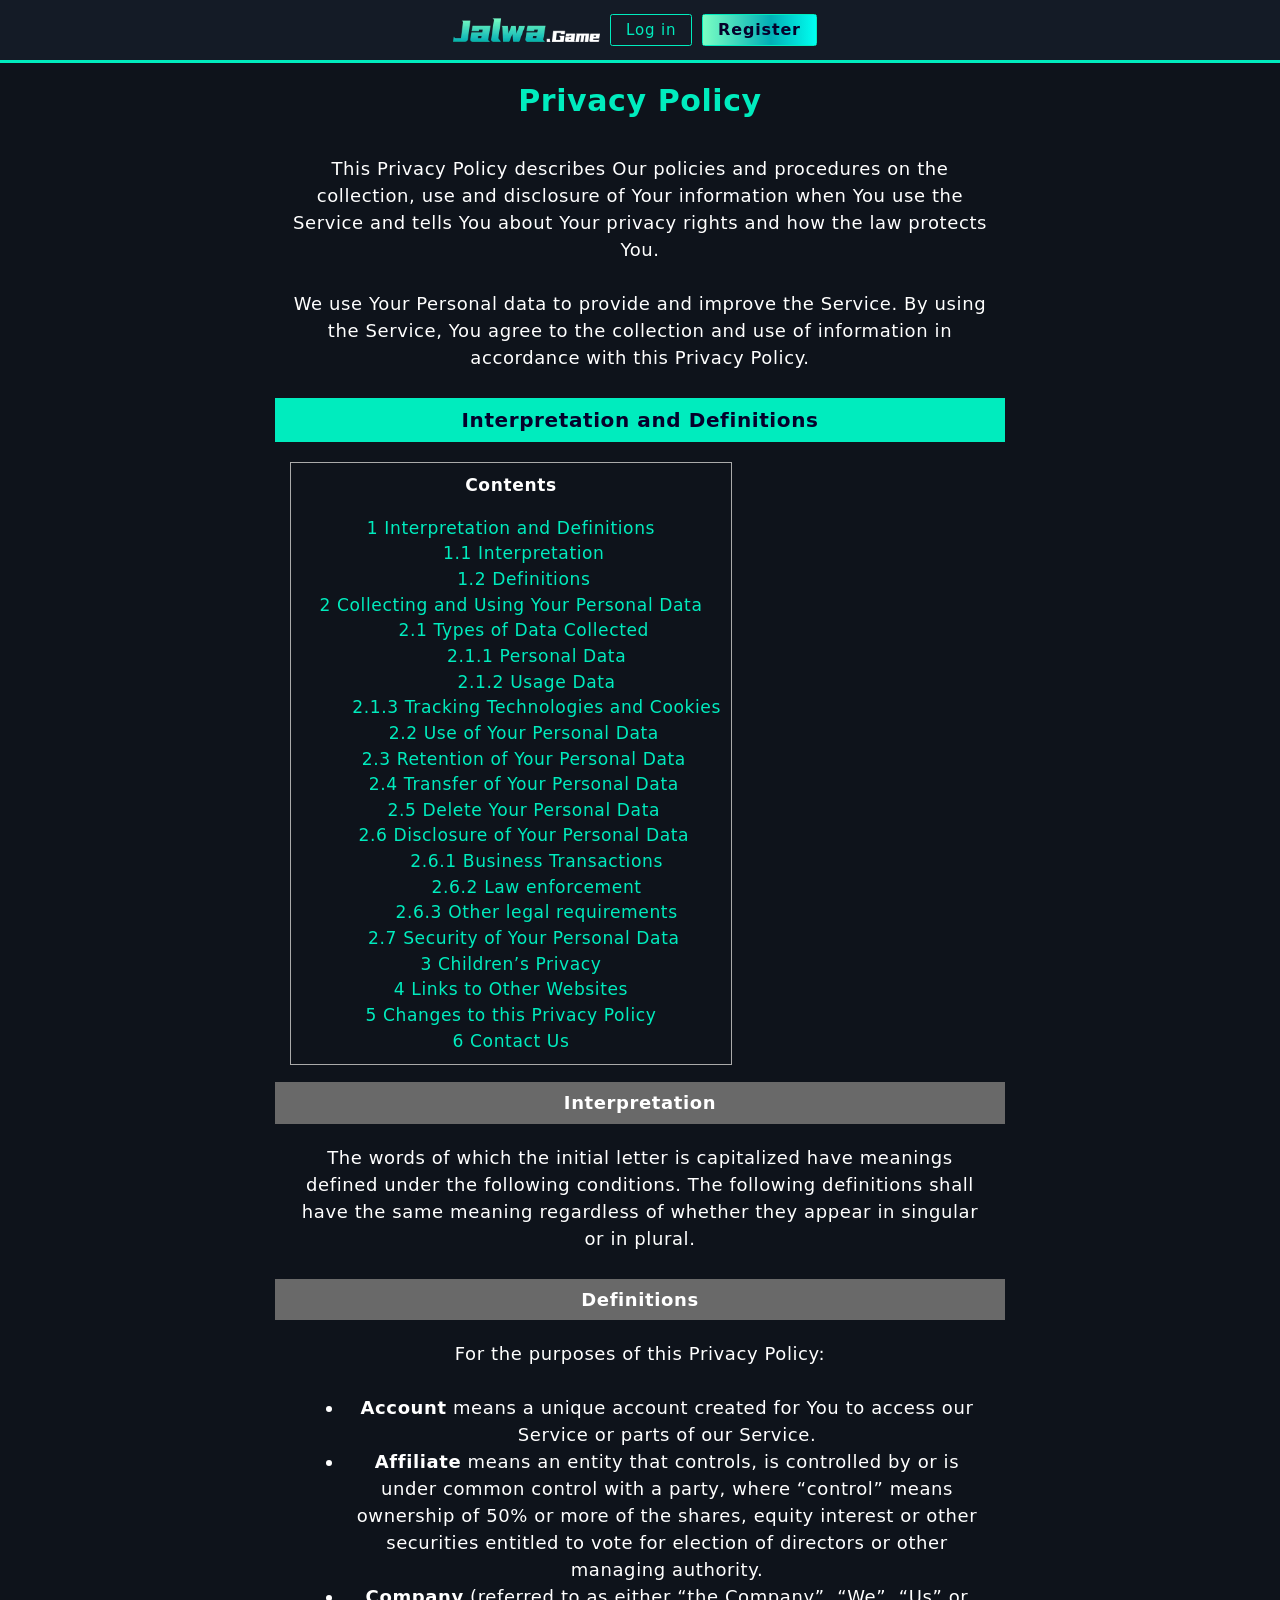
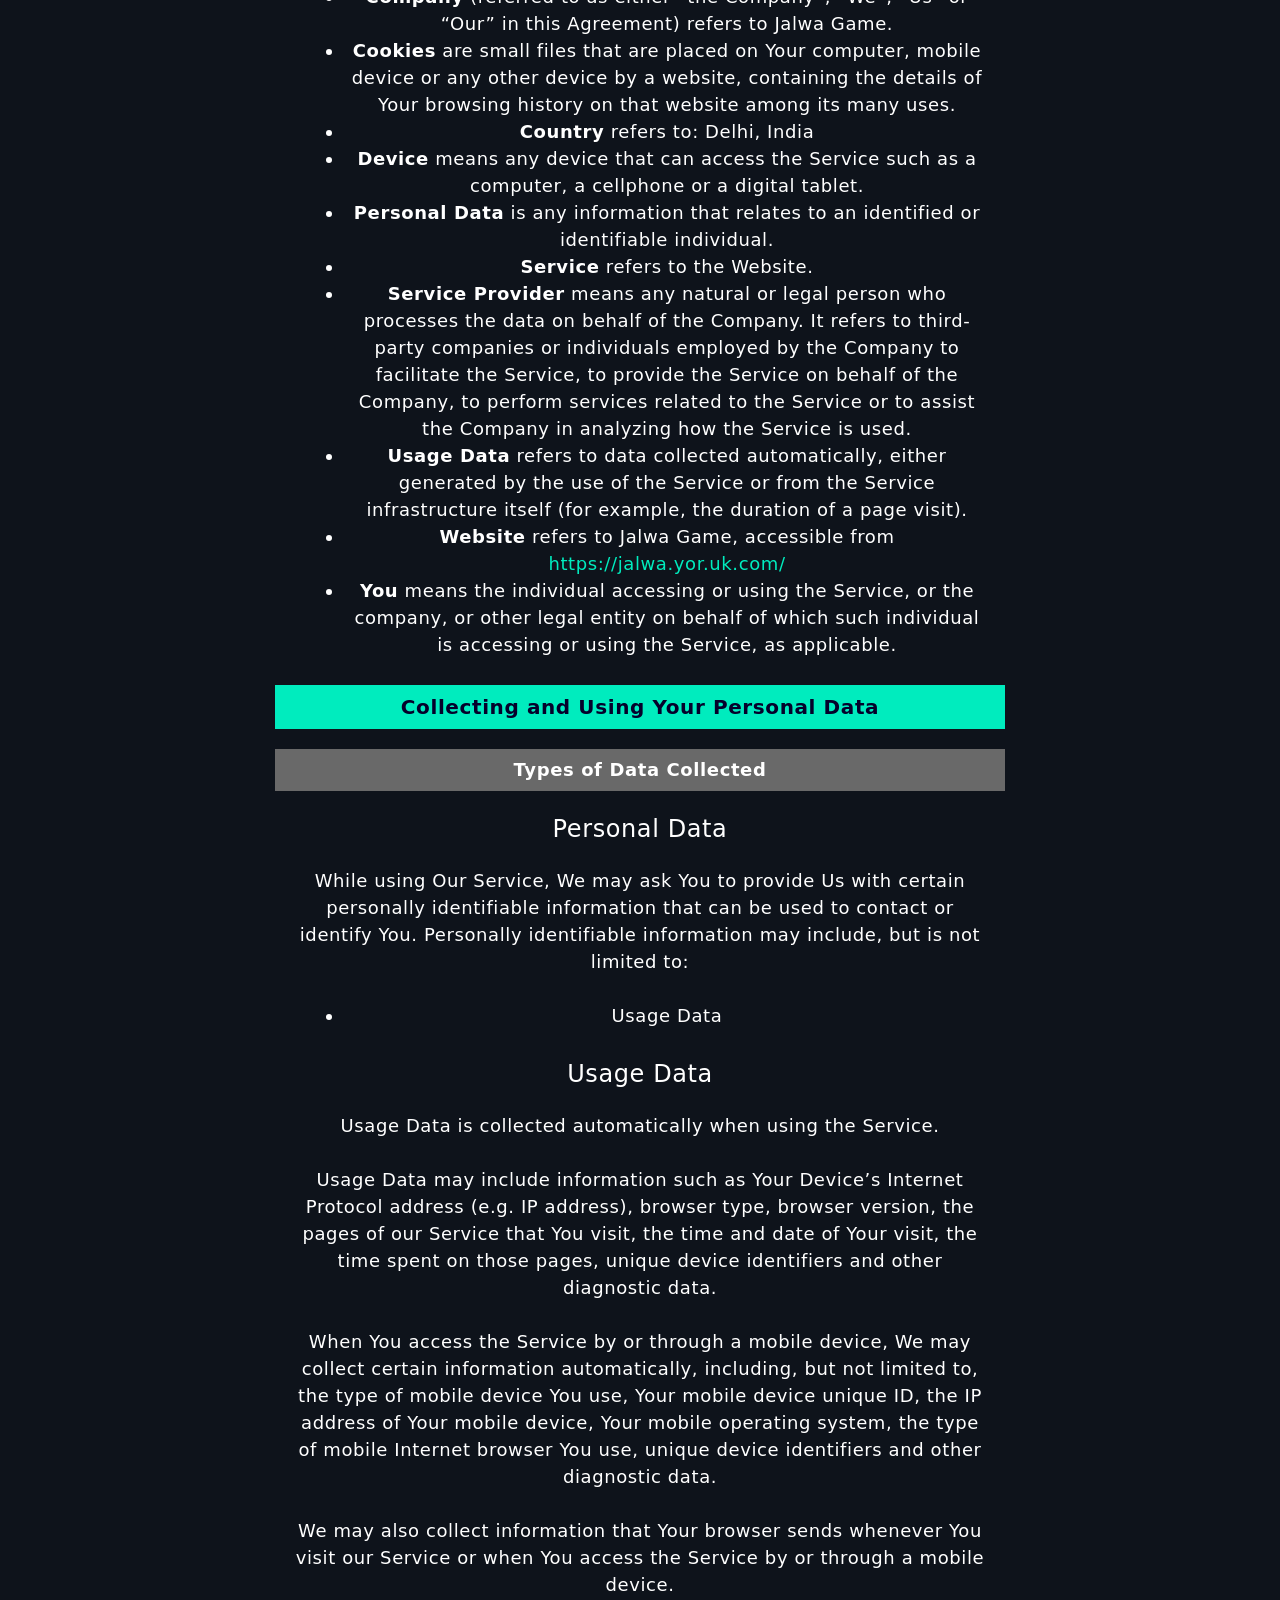
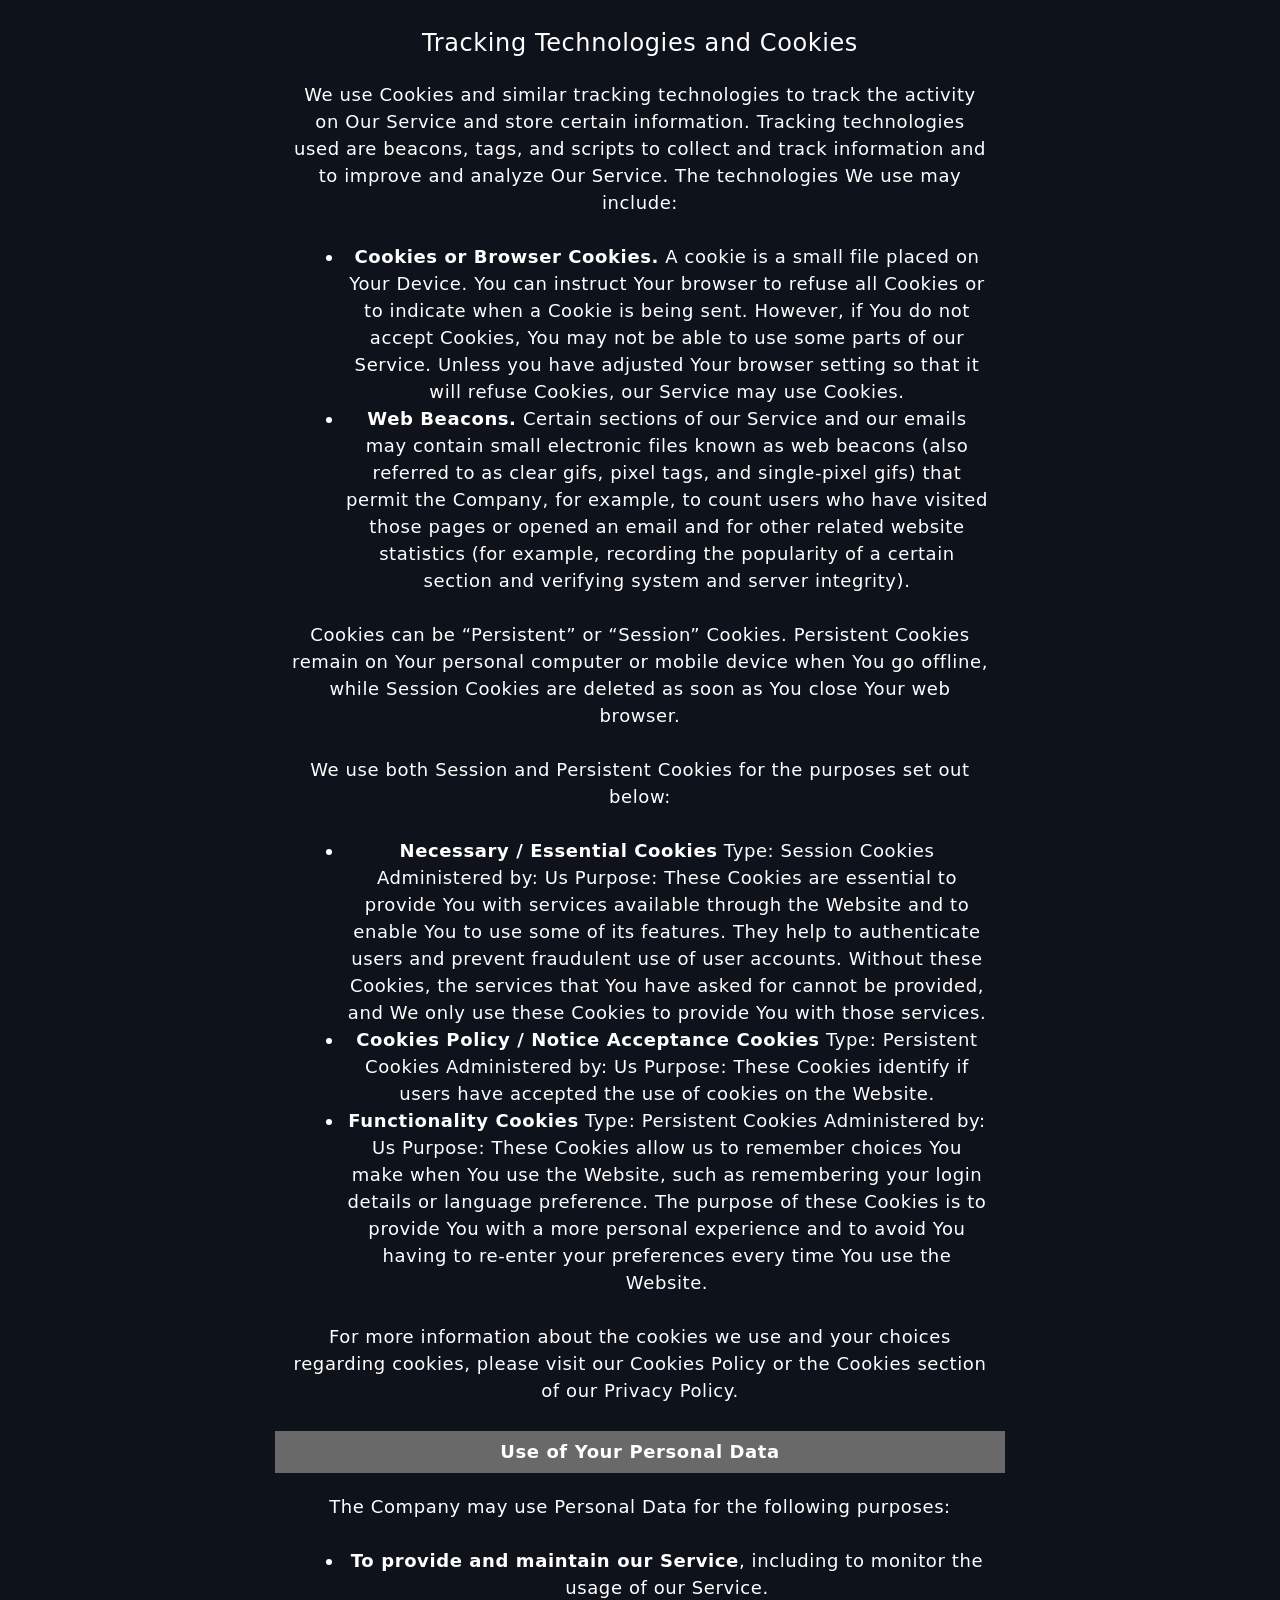
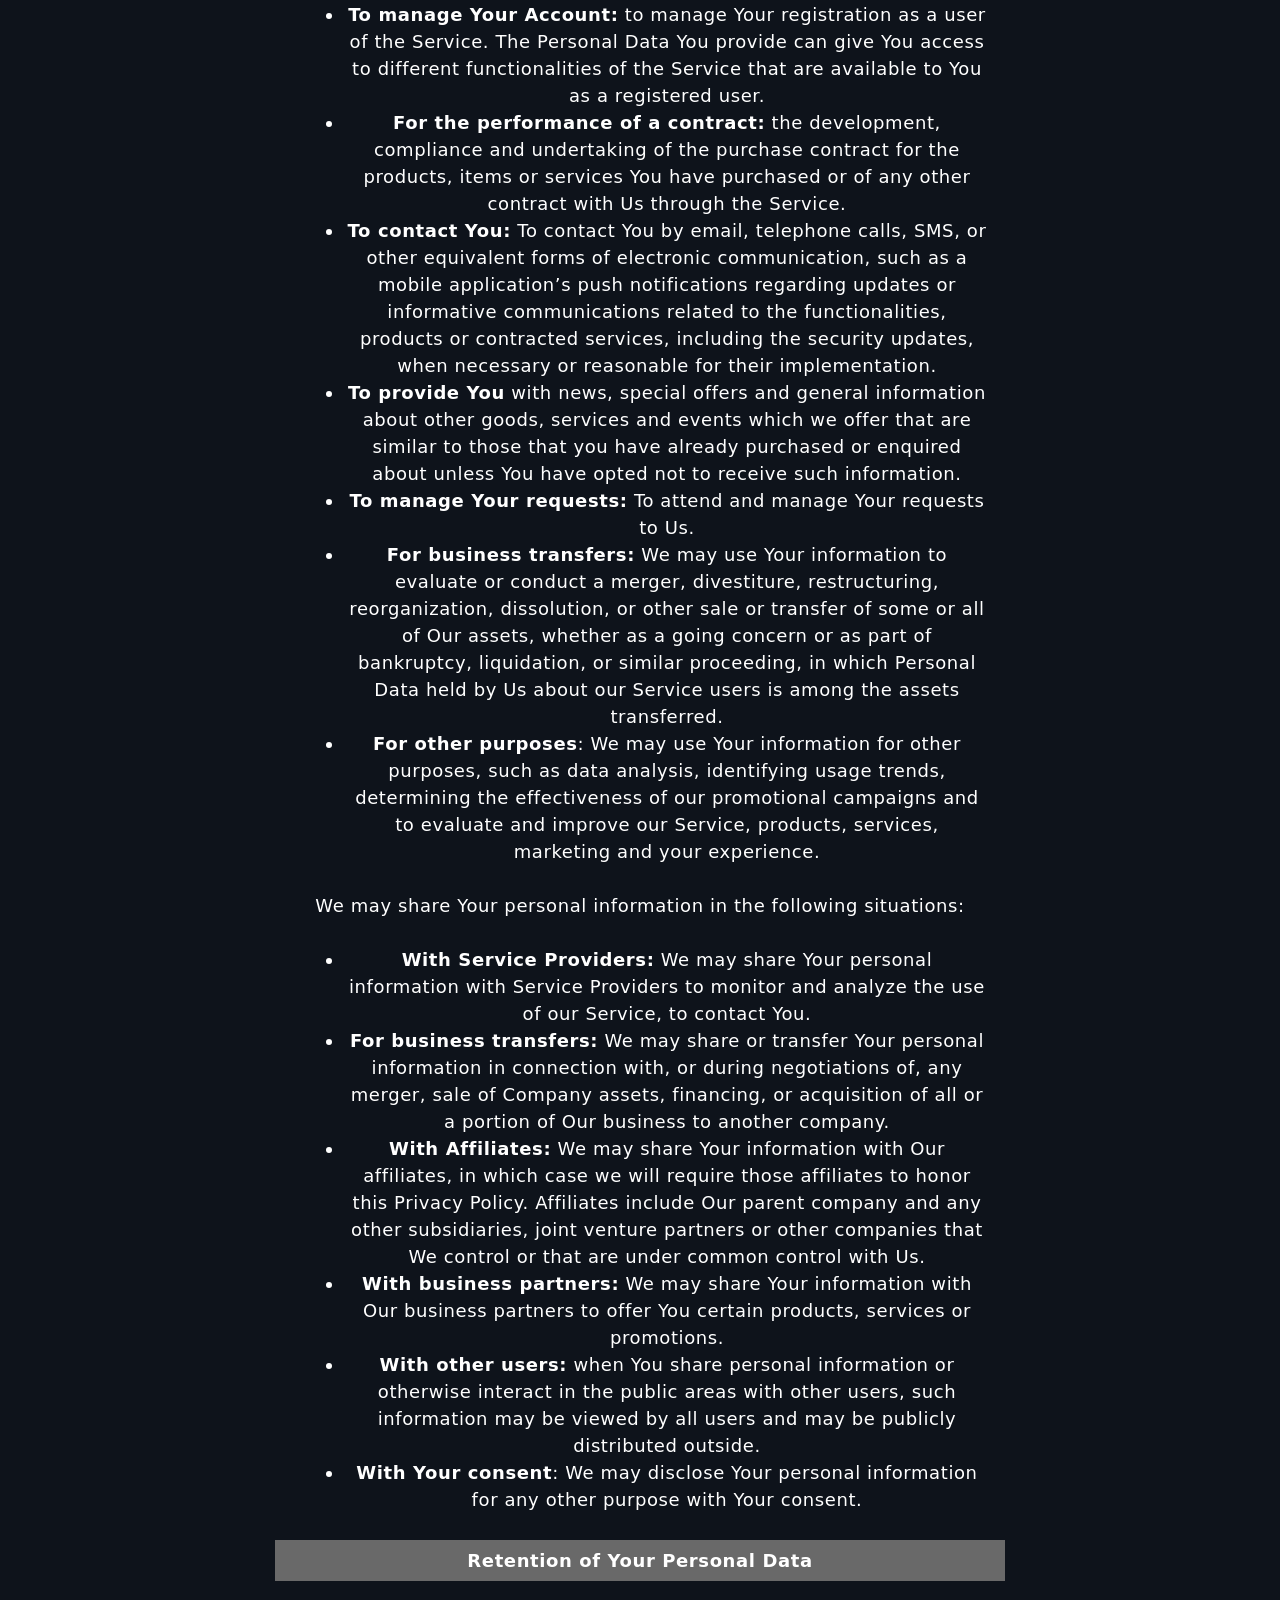
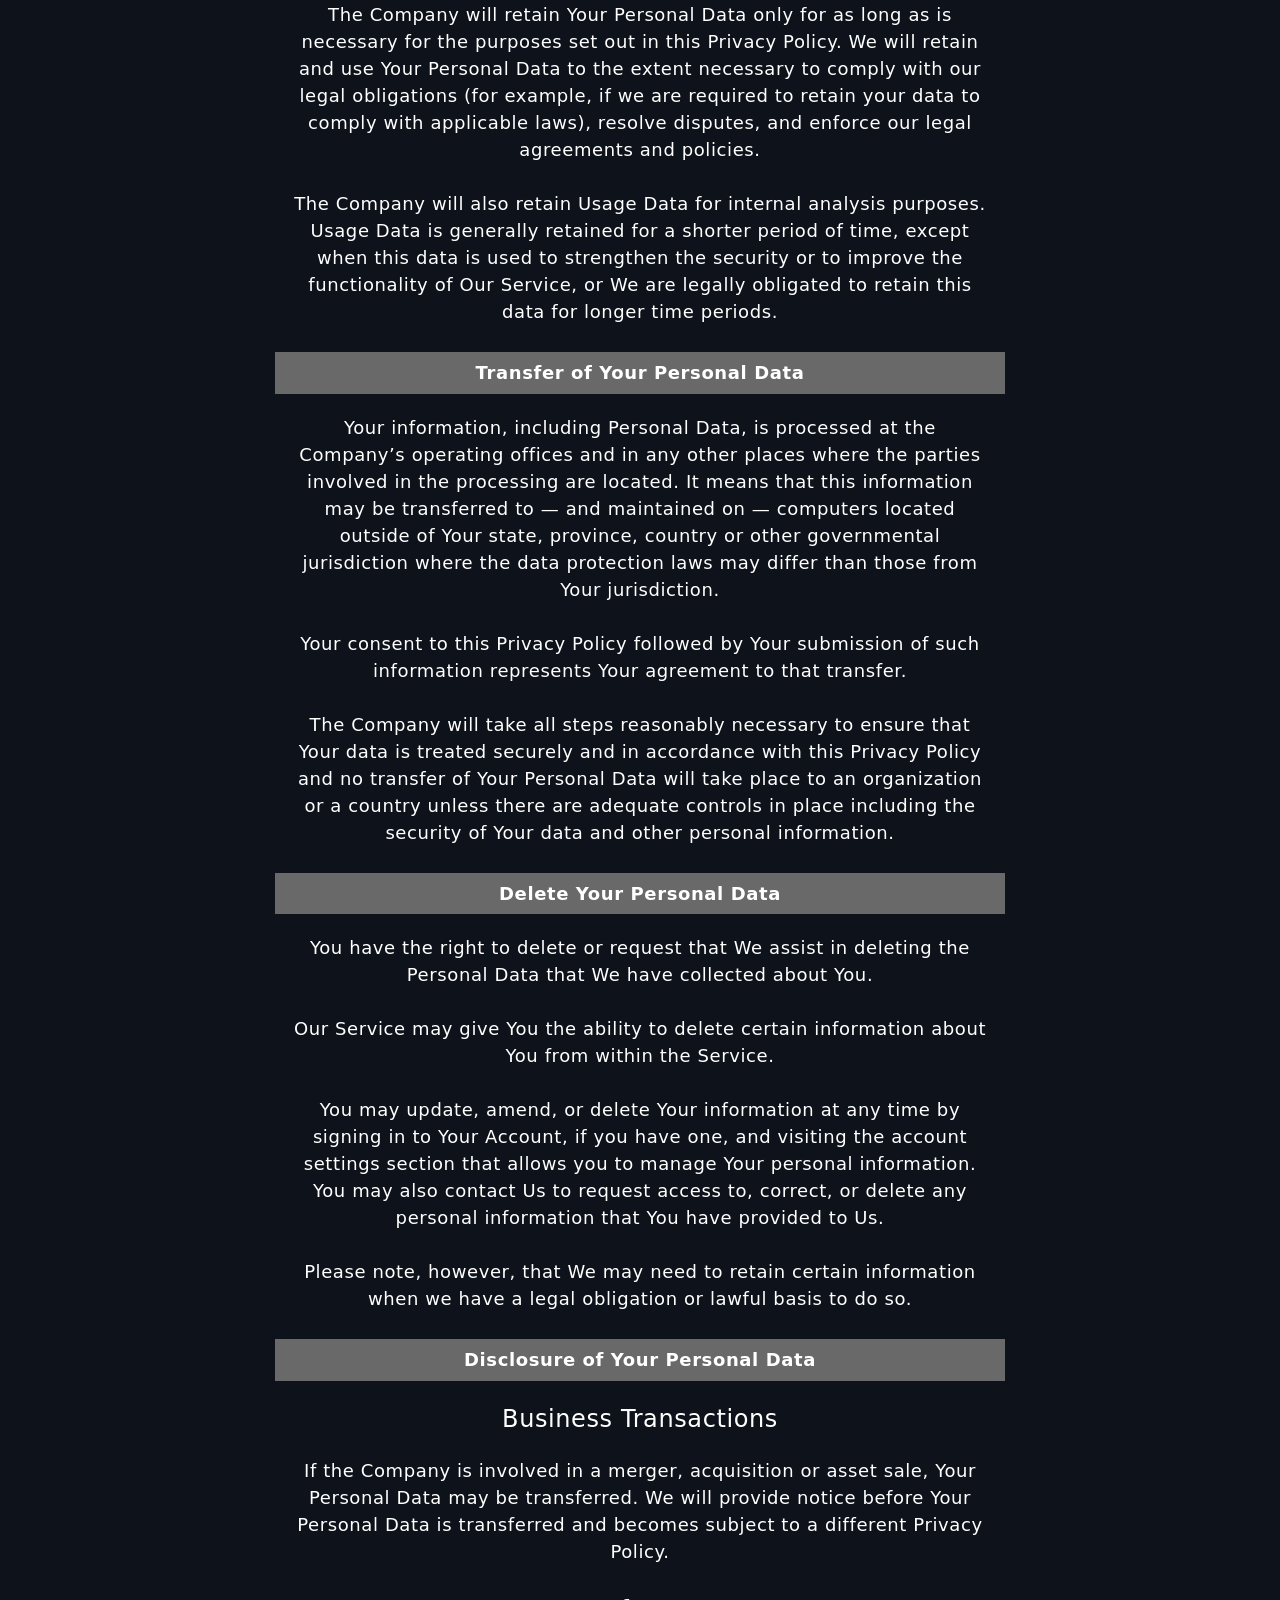
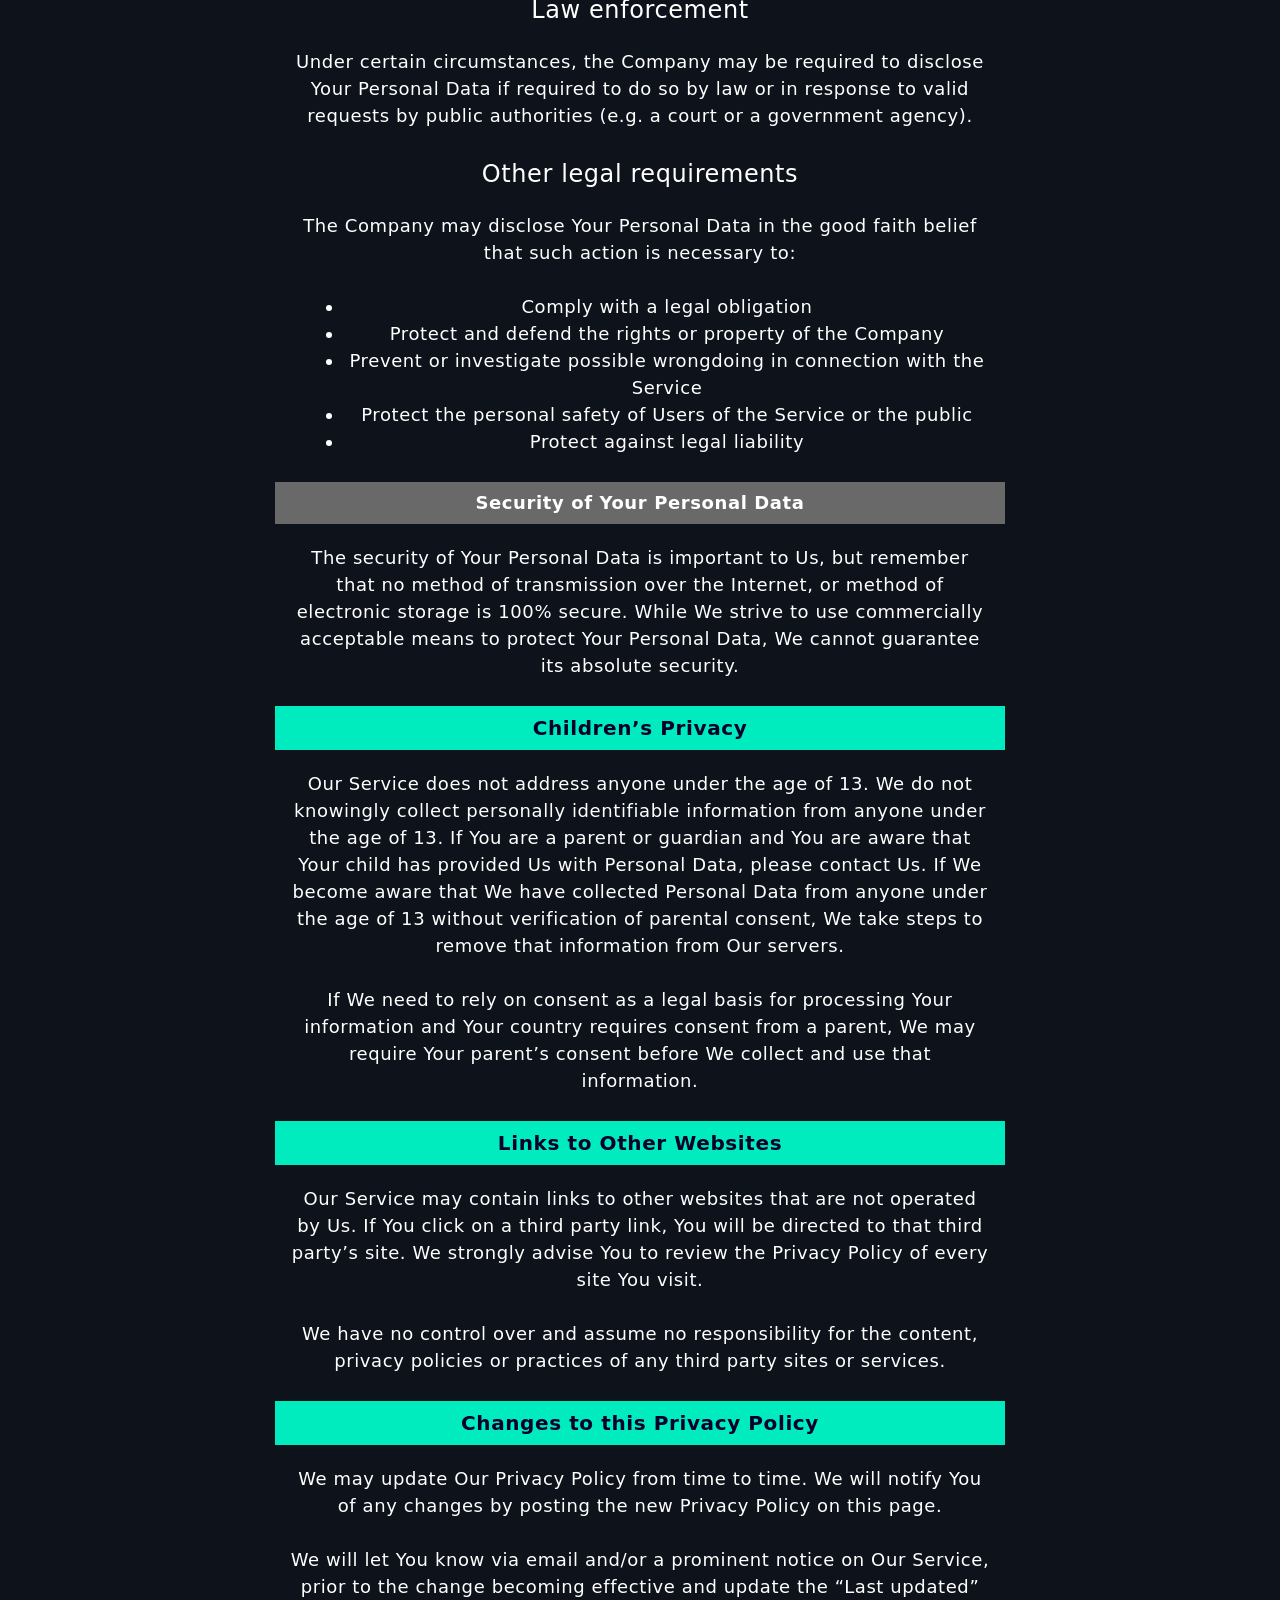
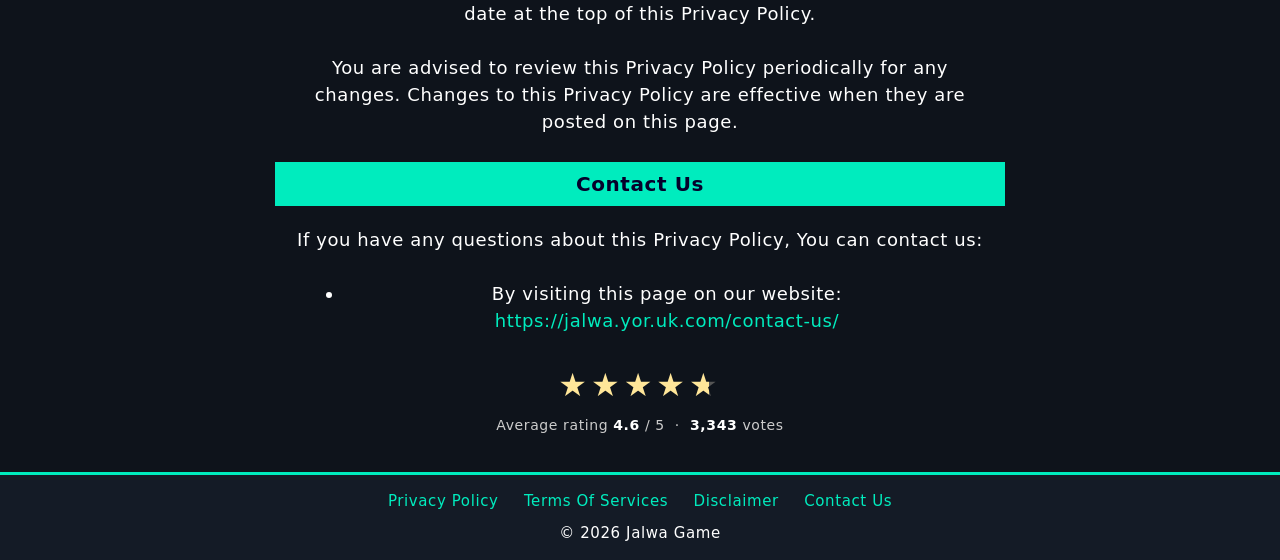
<file: privacy-policy/index.html>
﻿<!DOCTYPE html>
<html lang="en-US" prefix="og: https://ogp.me/ns#">

<!-- Mirrored from jalwagame.app/privacy-policy/ by HTTrack Website Copier/3.x [XR&CO'2017], Thu, 08 May 2025 13:52:10 GMT -->
<!-- Added by HTTrack --><meta http-equiv="content-type" content="text/html;charset=UTF-8" /><!-- /Added by HTTrack -->
<head><meta charset="UTF-8"><script>if(navigator.userAgent.match(/MSIE|Internet Explorer/i)||navigator.userAgent.match(/Trident\/7\..*?rv:11/i)){var href=document.location.href;if(!href.match(/[?&]nowprocket/)){if(href.indexOf("?")==-1){if(href.indexOf("#")==-1){document.location.href=href+"?nowprocket=1"}else{document.location.href=href.replace("#","?nowprocket=1#")}}else{if(href.indexOf("#")==-1){document.location.href=href+"&nowprocket=1"}else{document.location.href=href.replace("#","&nowprocket=1#")}}}}</script><script>(()=>{class RocketLazyLoadScripts{constructor(){this.v="2.0.3",this.userEvents=["keydown","keyup","mousedown","mouseup","mousemove","mouseover","mouseenter","mouseout","mouseleave","touchmove","touchstart","touchend","touchcancel","wheel","click","dblclick","input","visibilitychange"],this.attributeEvents=["onblur","onclick","oncontextmenu","ondblclick","onfocus","onmousedown","onmouseenter","onmouseleave","onmousemove","onmouseout","onmouseover","onmouseup","onmousewheel","onscroll","onsubmit"]}async t(){this.i(),this.o(),/iP(ad|hone)/.test(navigator.userAgent)&&this.h(),this.u(),this.l(this),this.m(),this.k(this),this.p(this),this._(),await Promise.all([this.R(),this.L()]),this.lastBreath=Date.now(),this.S(this),this.P(),this.D(),this.O(),this.M(),await this.C(this.delayedScripts.normal),await this.C(this.delayedScripts.defer),await this.C(this.delayedScripts.async),this.F("domReady"),await this.T(),await this.j(),await this.I(),this.F("windowLoad"),await this.A(),window.dispatchEvent(new Event("rocket-allScriptsLoaded")),this.everythingLoaded=!0,this.lastTouchEnd&&await new Promise((t=>setTimeout(t,500-Date.now()+this.lastTouchEnd))),this.H(),this.F("all"),this.U(),this.W()}i(){this.CSPIssue=sessionStorage.getItem("rocketCSPIssue"),document.addEventListener("securitypolicyviolation",(t=>{this.CSPIssue||"script-src-elem"!==t.violatedDirective||"data"!==t.blockedURI||(this.CSPIssue=!0,sessionStorage.setItem("rocketCSPIssue",!0))}),{isRocket:!0})}o(){window.addEventListener("pageshow",(t=>{this.persisted=t.persisted,this.realWindowLoadedFired=!0}),{isRocket:!0}),window.addEventListener("pagehide",(()=>{this.onFirstUserAction=null}),{isRocket:!0})}h(){let t;function e(e){t=e}window.addEventListener("touchstart",e,{isRocket:!0}),window.addEventListener("touchend",(function i(o){Math.abs(o.changedTouches[0].pageX-t.changedTouches[0].pageX)<10&&Math.abs(o.changedTouches[0].pageY-t.changedTouches[0].pageY)<10&&o.timeStamp-t.timeStamp<200&&(o.target.dispatchEvent(new PointerEvent("click",{target:o.target,bubbles:!0,cancelable:!0,detail:1})),event.preventDefault(),window.removeEventListener("touchstart",e,{isRocket:!0}),window.removeEventListener("touchend",i,{isRocket:!0}))}),{isRocket:!0})}q(t){this.userActionTriggered||("mousemove"!==t.type||this.firstMousemoveIgnored?"keyup"===t.type||"mouseover"===t.type||"mouseout"===t.type||(this.userActionTriggered=!0,this.onFirstUserAction&&this.onFirstUserAction()):this.firstMousemoveIgnored=!0),"click"===t.type&&t.preventDefault(),this.savedUserEvents.length>0&&(t.stopPropagation(),t.stopImmediatePropagation()),"touchstart"===this.lastEvent&&"touchend"===t.type&&(this.lastTouchEnd=Date.now()),"click"===t.type&&(this.lastTouchEnd=0),this.lastEvent=t.type,this.savedUserEvents.push(t)}u(){this.savedUserEvents=[],this.userEventHandler=this.q.bind(this),this.userEvents.forEach((t=>window.addEventListener(t,this.userEventHandler,{passive:!1,isRocket:!0})))}U(){this.userEvents.forEach((t=>window.removeEventListener(t,this.userEventHandler,{passive:!1,isRocket:!0}))),this.savedUserEvents.forEach((t=>{t.target.dispatchEvent(new window[t.constructor.name](t.type,t))}))}m(){this.eventsMutationObserver=new MutationObserver((t=>{const e="return false";for(const i of t){if("attributes"===i.type){const t=i.target.getAttribute(i.attributeName);t&&t!==e&&(i.target.setAttribute("data-rocket-"+i.attributeName,t),i.target["rocket"+i.attributeName]=new Function("event",t),i.target.setAttribute(i.attributeName,e))}"childList"===i.type&&i.addedNodes.forEach((t=>{if(t.nodeType===Node.ELEMENT_NODE)for(const i of t.attributes)this.attributeEvents.includes(i.name)&&i.value&&""!==i.value&&(t.setAttribute("data-rocket-"+i.name,i.value),t["rocket"+i.name]=new Function("event",i.value),t.setAttribute(i.name,e))}))}})),this.eventsMutationObserver.observe(document,{subtree:!0,childList:!0,attributeFilter:this.attributeEvents})}H(){this.eventsMutationObserver.disconnect(),this.attributeEvents.forEach((t=>{document.querySelectorAll("[data-rocket-"+t+"]").forEach((e=>{e.setAttribute(t,e.getAttribute("data-rocket-"+t)),e.removeAttribute("data-rocket-"+t)}))}))}k(t){Object.defineProperty(HTMLElement.prototype,"onclick",{get(){return this.rocketonclick||null},set(e){this.rocketonclick=e,this.setAttribute(t.everythingLoaded?"onclick":"data-rocket-onclick","this.rocketonclick(event)")}})}S(t){function e(e,i){let o=e[i];e[i]=null,Object.defineProperty(e,i,{get:()=>o,set(s){t.everythingLoaded?o=s:e["rocket"+i]=o=s}})}e(document,"onreadystatechange"),e(window,"onload"),e(window,"onpageshow");try{Object.defineProperty(document,"readyState",{get:()=>t.rocketReadyState,set(e){t.rocketReadyState=e},configurable:!0}),document.readyState="loading"}catch(t){console.log("WPRocket DJE readyState conflict, bypassing")}}l(t){this.originalAddEventListener=EventTarget.prototype.addEventListener,this.originalRemoveEventListener=EventTarget.prototype.removeEventListener,this.savedEventListeners=[],EventTarget.prototype.addEventListener=function(e,i,o){o&&o.isRocket||!t.B(e,this)&&!t.userEvents.includes(e)||t.B(e,this)&&!t.userActionTriggered||e.startsWith("rocket-")||t.everythingLoaded?t.originalAddEventListener.call(this,e,i,o):t.savedEventListeners.push({target:this,remove:!1,type:e,func:i,options:o})},EventTarget.prototype.removeEventListener=function(e,i,o){o&&o.isRocket||!t.B(e,this)&&!t.userEvents.includes(e)||t.B(e,this)&&!t.userActionTriggered||e.startsWith("rocket-")||t.everythingLoaded?t.originalRemoveEventListener.call(this,e,i,o):t.savedEventListeners.push({target:this,remove:!0,type:e,func:i,options:o})}}F(t){"all"===t&&(EventTarget.prototype.addEventListener=this.originalAddEventListener,EventTarget.prototype.removeEventListener=this.originalRemoveEventListener),this.savedEventListeners=this.savedEventListeners.filter((e=>{let i=e.type,o=e.target||window;return"domReady"===t&&"DOMContentLoaded"!==i&&"readystatechange"!==i||("windowLoad"===t&&"load"!==i&&"readystatechange"!==i&&"pageshow"!==i||(this.B(i,o)&&(i="rocket-"+i),e.remove?o.removeEventListener(i,e.func,e.options):o.addEventListener(i,e.func,e.options),!1))}))}p(t){let e;function i(e){return t.everythingLoaded?e:e.split(" ").map((t=>"load"===t||t.startsWith("load.")?"rocket-jquery-load":t)).join(" ")}function o(o){function s(e){const s=o.fn[e];o.fn[e]=o.fn.init.prototype[e]=function(){return this[0]===window&&t.userActionTriggered&&("string"==typeof arguments[0]||arguments[0]instanceof String?arguments[0]=i(arguments[0]):"object"==typeof arguments[0]&&Object.keys(arguments[0]).forEach((t=>{const e=arguments[0][t];delete arguments[0][t],arguments[0][i(t)]=e}))),s.apply(this,arguments),this}}if(o&&o.fn&&!t.allJQueries.includes(o)){const e={DOMContentLoaded:[],"rocket-DOMContentLoaded":[]};for(const t in e)document.addEventListener(t,(()=>{e[t].forEach((t=>t()))}),{isRocket:!0});o.fn.ready=o.fn.init.prototype.ready=function(i){function s(){parseInt(o.fn.jquery)>2?setTimeout((()=>i.bind(document)(o))):i.bind(document)(o)}return t.realDomReadyFired?!t.userActionTriggered||t.fauxDomReadyFired?s():e["rocket-DOMContentLoaded"].push(s):e.DOMContentLoaded.push(s),o([])},s("on"),s("one"),s("off"),t.allJQueries.push(o)}e=o}t.allJQueries=[],o(window.jQuery),Object.defineProperty(window,"jQuery",{get:()=>e,set(t){o(t)}})}P(){const t=new Map;document.write=document.writeln=function(e){const i=document.currentScript,o=document.createRange(),s=i.parentElement;let n=t.get(i);void 0===n&&(n=i.nextSibling,t.set(i,n));const c=document.createDocumentFragment();o.setStart(c,0),c.appendChild(o.createContextualFragment(e)),s.insertBefore(c,n)}}async R(){return new Promise((t=>{this.userActionTriggered?t():this.onFirstUserAction=t}))}async L(){return new Promise((t=>{document.addEventListener("DOMContentLoaded",(()=>{this.realDomReadyFired=!0,t()}),{isRocket:!0})}))}async I(){return this.realWindowLoadedFired?Promise.resolve():new Promise((t=>{window.addEventListener("load",t,{isRocket:!0})}))}M(){this.pendingScripts=[];this.scriptsMutationObserver=new MutationObserver((t=>{for(const e of t)e.addedNodes.forEach((t=>{"SCRIPT"!==t.tagName||t.noModule||t.isWPRocket||this.pendingScripts.push({script:t,promise:new Promise((e=>{const i=()=>{const i=this.pendingScripts.findIndex((e=>e.script===t));i>=0&&this.pendingScripts.splice(i,1),e()};t.addEventListener("load",i,{isRocket:!0}),t.addEventListener("error",i,{isRocket:!0}),setTimeout(i,1e3)}))})}))})),this.scriptsMutationObserver.observe(document,{childList:!0,subtree:!0})}async j(){await this.J(),this.pendingScripts.length?(await this.pendingScripts[0].promise,await this.j()):this.scriptsMutationObserver.disconnect()}D(){this.delayedScripts={normal:[],async:[],defer:[]},document.querySelectorAll("script[type$=rocketlazyloadscript]").forEach((t=>{t.hasAttribute("data-rocket-src")?t.hasAttribute("async")&&!1!==t.async?this.delayedScripts.async.push(t):t.hasAttribute("defer")&&!1!==t.defer||"module"===t.getAttribute("data-rocket-type")?this.delayedScripts.defer.push(t):this.delayedScripts.normal.push(t):this.delayedScripts.normal.push(t)}))}async _(){await this.L();let t=[];document.querySelectorAll("script[type$=rocketlazyloadscript][data-rocket-src]").forEach((e=>{let i=e.getAttribute("data-rocket-src");if(i&&!i.startsWith("data:")){i.startsWith("//")&&(i=location.protocol+i);try{const o=new URL(i.html).origin;o!==location.origin&&t.push({src:o,crossOrigin:e.crossOrigin||"module"===e.getAttribute("data-rocket-type")})}catch(t){}}})),t=[...new Map(t.map((t=>[JSON.stringify(t),t]))).values()],this.N(t,"preconnect")}async $(t){if(await this.G(),!0!==t.noModule||!("noModule"in HTMLScriptElement.prototype))return new Promise((e=>{let i;function o(){(i||t).setAttribute("data-rocket-status","executed"),e()}try{if(navigator.userAgent.includes("Firefox/index.html")||""===navigator.vendor||this.CSPIssue)i=document.createElement("script"),[...t.attributes].forEach((t=>{let e=t.nodeName;"type"!==e&&("data-rocket-type"===e&&(e="type"),"data-rocket-src"===e&&(e="src"),i.setAttribute(e,t.nodeValue))})),t.text&&(i.text=t.text),t.nonce&&(i.nonce=t.nonce),i.hasAttribute("src")?(i.addEventListener("load",o,{isRocket:!0}),i.addEventListener("error",(()=>{i.setAttribute("data-rocket-status","failed-network"),e()}),{isRocket:!0}),setTimeout((()=>{i.isConnected||e()}),1)):(i.text=t.text,o()),i.isWPRocket=!0,t.parentNode.replaceChild(i,t);else{const i=t.getAttribute("data-rocket-type"),s=t.getAttribute("data-rocket-src");i?(t.type=i,t.removeAttribute("data-rocket-type")):t.removeAttribute("type"),t.addEventListener("load",o,{isRocket:!0}),t.addEventListener("error",(i=>{this.CSPIssue&&i.target.src.startsWith("data:")?(console.log("WPRocket: CSP fallback activated"),t.removeAttribute("src"),this.$(t).then(e)):(t.setAttribute("data-rocket-status","failed-network"),e())}),{isRocket:!0}),s?(t.fetchPriority="high",t.removeAttribute("data-rocket-src"),t.src=s):t.src="data:text/javascript;base64,"+window.btoa(unescape(encodeURIComponent(t.text)))}}catch(i){t.setAttribute("data-rocket-status","failed-transform"),e()}}));t.setAttribute("data-rocket-status","skipped")}async C(t){const e=t.shift();return e?(e.isConnected&&await this.$(e),this.C(t)):Promise.resolve()}O(){this.N([...this.delayedScripts.normal,...this.delayedScripts.defer,...this.delayedScripts.async],"preload")}N(t,e){this.trash=this.trash||[];let i=!0;var o=document.createDocumentFragment();t.forEach((t=>{const s=t.getAttribute&&t.getAttribute("data-rocket-src")||t.src;if(s&&!s.startsWith("data:")){const n=document.createElement("link");n.href=s,n.rel=e,"preconnect"!==e&&(n.as="script",n.fetchPriority=i?"high":"low"),t.getAttribute&&"module"===t.getAttribute("data-rocket-type")&&(n.crossOrigin=!0),t.crossOrigin&&(n.crossOrigin=t.crossOrigin),t.integrity&&(n.integrity=t.integrity),t.nonce&&(n.nonce=t.nonce),o.appendChild(n),this.trash.push(n),i=!1}})),document.head.appendChild(o)}W(){this.trash.forEach((t=>t.remove()))}async T(){try{document.readyState="interactive"}catch(t){}this.fauxDomReadyFired=!0;try{await this.G(),document.dispatchEvent(new Event("rocket-readystatechange")),await this.G(),document.rocketonreadystatechange&&document.rocketonreadystatechange(),await this.G(),document.dispatchEvent(new Event("rocket-DOMContentLoaded")),await this.G(),window.dispatchEvent(new Event("rocket-DOMContentLoaded"))}catch(t){console.error(t)}}async A(){try{document.readyState="complete"}catch(t){}try{await this.G(),document.dispatchEvent(new Event("rocket-readystatechange")),await this.G(),document.rocketonreadystatechange&&document.rocketonreadystatechange(),await this.G(),window.dispatchEvent(new Event("rocket-load")),await this.G(),window.rocketonload&&window.rocketonload(),await this.G(),this.allJQueries.forEach((t=>t(window).trigger("rocket-jquery-load"))),await this.G();const t=new Event("rocket-pageshow");t.persisted=this.persisted,window.dispatchEvent(t),await this.G(),window.rocketonpageshow&&window.rocketonpageshow({persisted:this.persisted})}catch(t){console.error(t)}}async G(){Date.now()-this.lastBreath>45&&(await this.J(),this.lastBreath=Date.now())}async J(){return document.hidden?new Promise((t=>setTimeout(t))):new Promise((t=>requestAnimationFrame(t)))}B(t,e){return e===document&&"readystatechange"===t||(e===document&&"DOMContentLoaded"===t||(e===window&&"DOMContentLoaded"===t||(e===window&&"load"===t||e===window&&"pageshow"===t)))}static run(){(new RocketLazyLoadScripts).t()}}RocketLazyLoadScripts.run()})();</script>
	
		<style></style>
	<link rel="preload" href="../wp-content/plugins/rate-my-post/public/css/fonts/ratemypost.ttf" type="font/ttf" as="font" crossorigin="anonymous"><meta name="viewport" content="width=device-width, initial-scale=1">
<!-- Search Engine Optimization by Rank Math - https://rankmath.com/ -->
<title>Privacy Policy - Jalwa Game</title><link rel="preload" data-rocket-preload as="font" href="../wp-content/plugins/rate-my-post/public/css/fonts/ratemypost.ttf" crossorigin><style id="wpr-usedcss">img:is([sizes=auto i],[sizes^="auto," i]){contain-intrinsic-size:3000px 1500px}img.emoji{display:inline!important;border:none!important;box-shadow:none!important;height:1em!important;width:1em!important;margin:0 .07em!important;vertical-align:-.1em!important;background:0 0!important;padding:0!important}:where(.wp-block-button__link){border-radius:9999px;box-shadow:none;padding:calc(.667em + 2px) calc(1.333em + 2px);text-decoration:none}:root :where(.wp-block-button .wp-block-button__link.is-style-outline),:root :where(.wp-block-button.is-style-outline>.wp-block-button__link){border:2px solid;padding:.667em 1.333em}:root :where(.wp-block-button .wp-block-button__link.is-style-outline:not(.has-text-color)),:root :where(.wp-block-button.is-style-outline>.wp-block-button__link:not(.has-text-color)){color:currentColor}:root :where(.wp-block-button .wp-block-button__link.is-style-outline:not(.has-background)),:root :where(.wp-block-button.is-style-outline>.wp-block-button__link:not(.has-background)){background-color:initial;background-image:none}:where(.wp-block-calendar table:not(.has-background) th){background:#ddd}:where(.wp-block-columns){margin-bottom:1.75em}:where(.wp-block-columns.has-background){padding:1.25em 2.375em}:where(.wp-block-post-comments input[type=submit]){border:none}:where(.wp-block-cover-image:not(.has-text-color)),:where(.wp-block-cover:not(.has-text-color)){color:#fff}:where(.wp-block-cover-image.is-light:not(.has-text-color)),:where(.wp-block-cover.is-light:not(.has-text-color)){color:#000}:root :where(.wp-block-cover h1:not(.has-text-color)),:root :where(.wp-block-cover h2:not(.has-text-color)),:root :where(.wp-block-cover h3:not(.has-text-color)),:root :where(.wp-block-cover h4:not(.has-text-color)),:root :where(.wp-block-cover h5:not(.has-text-color)),:root :where(.wp-block-cover h6:not(.has-text-color)),:root :where(.wp-block-cover p:not(.has-text-color)){color:inherit}:where(.wp-block-file){margin-bottom:1.5em}:where(.wp-block-file__button){border-radius:2em;display:inline-block;padding:.5em 1em}:where(.wp-block-file__button):is(a):active,:where(.wp-block-file__button):is(a):focus,:where(.wp-block-file__button):is(a):hover,:where(.wp-block-file__button):is(a):visited{box-shadow:none;color:#fff;opacity:.85;text-decoration:none}:where(.wp-block-group.wp-block-group-is-layout-constrained){position:relative}:root :where(.wp-block-image.is-style-rounded img,.wp-block-image .is-style-rounded img){border-radius:9999px}:where(.wp-block-latest-comments:not([style*=line-height] .wp-block-latest-comments__comment)){line-height:1.1}:where(.wp-block-latest-comments:not([style*=line-height] .wp-block-latest-comments__comment-excerpt p)){line-height:1.8}:root :where(.wp-block-latest-posts.is-grid){padding:0}:root :where(.wp-block-latest-posts.wp-block-latest-posts__list){padding-left:0}ul{box-sizing:border-box}:root :where(.wp-block-list.has-background){padding:1.25em 2.375em}:where(.wp-block-navigation.has-background .wp-block-navigation-item a:not(.wp-element-button)),:where(.wp-block-navigation.has-background .wp-block-navigation-submenu a:not(.wp-element-button)){padding:.5em 1em}:where(.wp-block-navigation .wp-block-navigation__submenu-container .wp-block-navigation-item a:not(.wp-element-button)),:where(.wp-block-navigation .wp-block-navigation__submenu-container .wp-block-navigation-submenu a:not(.wp-element-button)),:where(.wp-block-navigation .wp-block-navigation__submenu-container .wp-block-navigation-submenu button.wp-block-navigation-item__content),:where(.wp-block-navigation .wp-block-navigation__submenu-container .wp-block-pages-list__item button.wp-block-navigation-item__content){padding:.5em 1em}:root :where(p.has-background){padding:1.25em 2.375em}:where(p.has-text-color:not(.has-link-color)) a{color:inherit}:where(.wp-block-post-comments-form) input:not([type=submit]),:where(.wp-block-post-comments-form) textarea{border:1px solid #949494;font-family:inherit;font-size:1em}:where(.wp-block-post-comments-form) input:where(:not([type=submit]):not([type=checkbox])),:where(.wp-block-post-comments-form) textarea{padding:calc(.667em + 2px)}:where(.wp-block-post-excerpt){box-sizing:border-box;margin-bottom:var(--wp--style--block-gap);margin-top:var(--wp--style--block-gap)}:where(.wp-block-preformatted.has-background){padding:1.25em 2.375em}:where(.wp-block-search__button){border:1px solid #ccc;padding:6px 10px}:where(.wp-block-search__input){font-family:inherit;font-size:inherit;font-style:inherit;font-weight:inherit;letter-spacing:inherit;line-height:inherit;text-transform:inherit}:where(.wp-block-search__button-inside .wp-block-search__inside-wrapper){border:1px solid #949494;box-sizing:border-box;padding:4px}:where(.wp-block-search__button-inside .wp-block-search__inside-wrapper) .wp-block-search__input{border:none;border-radius:0;padding:0 4px}:where(.wp-block-search__button-inside .wp-block-search__inside-wrapper) .wp-block-search__input:focus{outline:0}:where(.wp-block-search__button-inside .wp-block-search__inside-wrapper) :where(.wp-block-search__button){padding:4px 8px}:root :where(.wp-block-separator.is-style-dots){height:auto;line-height:1;text-align:center}:root :where(.wp-block-separator.is-style-dots):before{color:currentColor;content:"···";font-family:serif;font-size:1.5em;letter-spacing:2em;padding-left:2em}:root :where(.wp-block-site-logo.is-style-rounded){border-radius:9999px}:where(.wp-block-social-links:not(.is-style-logos-only)) .wp-social-link{background-color:#f0f0f0;color:#444}:where(.wp-block-social-links:not(.is-style-logos-only)) .wp-social-link-amazon{background-color:#f90;color:#fff}:where(.wp-block-social-links:not(.is-style-logos-only)) .wp-social-link-bandcamp{background-color:#1ea0c3;color:#fff}:where(.wp-block-social-links:not(.is-style-logos-only)) .wp-social-link-behance{background-color:#0757fe;color:#fff}:where(.wp-block-social-links:not(.is-style-logos-only)) .wp-social-link-bluesky{background-color:#0a7aff;color:#fff}:where(.wp-block-social-links:not(.is-style-logos-only)) .wp-social-link-codepen{background-color:#1e1f26;color:#fff}:where(.wp-block-social-links:not(.is-style-logos-only)) .wp-social-link-deviantart{background-color:#02e49b;color:#fff}:where(.wp-block-social-links:not(.is-style-logos-only)) .wp-social-link-dribbble{background-color:#e94c89;color:#fff}:where(.wp-block-social-links:not(.is-style-logos-only)) .wp-social-link-dropbox{background-color:#4280ff;color:#fff}:where(.wp-block-social-links:not(.is-style-logos-only)) .wp-social-link-etsy{background-color:#f45800;color:#fff}:where(.wp-block-social-links:not(.is-style-logos-only)) .wp-social-link-facebook{background-color:#0866ff;color:#fff}:where(.wp-block-social-links:not(.is-style-logos-only)) .wp-social-link-fivehundredpx{background-color:#000;color:#fff}:where(.wp-block-social-links:not(.is-style-logos-only)) .wp-social-link-flickr{background-color:#0461dd;color:#fff}:where(.wp-block-social-links:not(.is-style-logos-only)) .wp-social-link-foursquare{background-color:#e65678;color:#fff}:where(.wp-block-social-links:not(.is-style-logos-only)) .wp-social-link-github{background-color:#24292d;color:#fff}:where(.wp-block-social-links:not(.is-style-logos-only)) .wp-social-link-goodreads{background-color:#eceadd;color:#382110}:where(.wp-block-social-links:not(.is-style-logos-only)) .wp-social-link-google{background-color:#ea4434;color:#fff}:where(.wp-block-social-links:not(.is-style-logos-only)) .wp-social-link-gravatar{background-color:#1d4fc4;color:#fff}:where(.wp-block-social-links:not(.is-style-logos-only)) .wp-social-link-instagram{background-color:#f00075;color:#fff}:where(.wp-block-social-links:not(.is-style-logos-only)) .wp-social-link-lastfm{background-color:#e21b24;color:#fff}:where(.wp-block-social-links:not(.is-style-logos-only)) .wp-social-link-linkedin{background-color:#0d66c2;color:#fff}:where(.wp-block-social-links:not(.is-style-logos-only)) .wp-social-link-mastodon{background-color:#3288d4;color:#fff}:where(.wp-block-social-links:not(.is-style-logos-only)) .wp-social-link-medium{background-color:#000;color:#fff}:where(.wp-block-social-links:not(.is-style-logos-only)) .wp-social-link-meetup{background-color:#f6405f;color:#fff}:where(.wp-block-social-links:not(.is-style-logos-only)) .wp-social-link-patreon{background-color:#000;color:#fff}:where(.wp-block-social-links:not(.is-style-logos-only)) .wp-social-link-pinterest{background-color:#e60122;color:#fff}:where(.wp-block-social-links:not(.is-style-logos-only)) .wp-social-link-pocket{background-color:#ef4155;color:#fff}:where(.wp-block-social-links:not(.is-style-logos-only)) .wp-social-link-reddit{background-color:#ff4500;color:#fff}:where(.wp-block-social-links:not(.is-style-logos-only)) .wp-social-link-skype{background-color:#0478d7;color:#fff}:where(.wp-block-social-links:not(.is-style-logos-only)) .wp-social-link-snapchat{background-color:#fefc00;color:#fff;stroke:#000}:where(.wp-block-social-links:not(.is-style-logos-only)) .wp-social-link-soundcloud{background-color:#ff5600;color:#fff}:where(.wp-block-social-links:not(.is-style-logos-only)) .wp-social-link-spotify{background-color:#1bd760;color:#fff}:where(.wp-block-social-links:not(.is-style-logos-only)) .wp-social-link-telegram{background-color:#2aabee;color:#fff}:where(.wp-block-social-links:not(.is-style-logos-only)) .wp-social-link-threads{background-color:#000;color:#fff}:where(.wp-block-social-links:not(.is-style-logos-only)) .wp-social-link-tiktok{background-color:#000;color:#fff}:where(.wp-block-social-links:not(.is-style-logos-only)) .wp-social-link-tumblr{background-color:#011835;color:#fff}:where(.wp-block-social-links:not(.is-style-logos-only)) .wp-social-link-twitch{background-color:#6440a4;color:#fff}:where(.wp-block-social-links:not(.is-style-logos-only)) .wp-social-link-twitter{background-color:#1da1f2;color:#fff}:where(.wp-block-social-links:not(.is-style-logos-only)) .wp-social-link-vimeo{background-color:#1eb7ea;color:#fff}:where(.wp-block-social-links:not(.is-style-logos-only)) .wp-social-link-vk{background-color:#4680c2;color:#fff}:where(.wp-block-social-links:not(.is-style-logos-only)) .wp-social-link-wordpress{background-color:#3499cd;color:#fff}:where(.wp-block-social-links:not(.is-style-logos-only)) .wp-social-link-whatsapp{background-color:#25d366;color:#fff}:where(.wp-block-social-links:not(.is-style-logos-only)) .wp-social-link-x{background-color:#000;color:#fff}:where(.wp-block-social-links:not(.is-style-logos-only)) .wp-social-link-yelp{background-color:#d32422;color:#fff}:where(.wp-block-social-links:not(.is-style-logos-only)) .wp-social-link-youtube{background-color:red;color:#fff}:where(.wp-block-social-links.is-style-logos-only) .wp-social-link{background:0 0}:where(.wp-block-social-links.is-style-logos-only) .wp-social-link svg{height:1.25em;width:1.25em}:where(.wp-block-social-links.is-style-logos-only) .wp-social-link-amazon{color:#f90}:where(.wp-block-social-links.is-style-logos-only) .wp-social-link-bandcamp{color:#1ea0c3}:where(.wp-block-social-links.is-style-logos-only) .wp-social-link-behance{color:#0757fe}:where(.wp-block-social-links.is-style-logos-only) .wp-social-link-bluesky{color:#0a7aff}:where(.wp-block-social-links.is-style-logos-only) .wp-social-link-codepen{color:#1e1f26}:where(.wp-block-social-links.is-style-logos-only) .wp-social-link-deviantart{color:#02e49b}:where(.wp-block-social-links.is-style-logos-only) .wp-social-link-dribbble{color:#e94c89}:where(.wp-block-social-links.is-style-logos-only) .wp-social-link-dropbox{color:#4280ff}:where(.wp-block-social-links.is-style-logos-only) .wp-social-link-etsy{color:#f45800}:where(.wp-block-social-links.is-style-logos-only) .wp-social-link-facebook{color:#0866ff}:where(.wp-block-social-links.is-style-logos-only) .wp-social-link-fivehundredpx{color:#000}:where(.wp-block-social-links.is-style-logos-only) .wp-social-link-flickr{color:#0461dd}:where(.wp-block-social-links.is-style-logos-only) .wp-social-link-foursquare{color:#e65678}:where(.wp-block-social-links.is-style-logos-only) .wp-social-link-github{color:#24292d}:where(.wp-block-social-links.is-style-logos-only) .wp-social-link-goodreads{color:#382110}:where(.wp-block-social-links.is-style-logos-only) .wp-social-link-google{color:#ea4434}:where(.wp-block-social-links.is-style-logos-only) .wp-social-link-gravatar{color:#1d4fc4}:where(.wp-block-social-links.is-style-logos-only) .wp-social-link-instagram{color:#f00075}:where(.wp-block-social-links.is-style-logos-only) .wp-social-link-lastfm{color:#e21b24}:where(.wp-block-social-links.is-style-logos-only) .wp-social-link-linkedin{color:#0d66c2}:where(.wp-block-social-links.is-style-logos-only) .wp-social-link-mastodon{color:#3288d4}:where(.wp-block-social-links.is-style-logos-only) .wp-social-link-medium{color:#000}:where(.wp-block-social-links.is-style-logos-only) .wp-social-link-meetup{color:#f6405f}:where(.wp-block-social-links.is-style-logos-only) .wp-social-link-patreon{color:#000}:where(.wp-block-social-links.is-style-logos-only) .wp-social-link-pinterest{color:#e60122}:where(.wp-block-social-links.is-style-logos-only) .wp-social-link-pocket{color:#ef4155}:where(.wp-block-social-links.is-style-logos-only) .wp-social-link-reddit{color:#ff4500}:where(.wp-block-social-links.is-style-logos-only) .wp-social-link-skype{color:#0478d7}:where(.wp-block-social-links.is-style-logos-only) .wp-social-link-snapchat{color:#fff;stroke:#000}:where(.wp-block-social-links.is-style-logos-only) .wp-social-link-soundcloud{color:#ff5600}:where(.wp-block-social-links.is-style-logos-only) .wp-social-link-spotify{color:#1bd760}:where(.wp-block-social-links.is-style-logos-only) .wp-social-link-telegram{color:#2aabee}:where(.wp-block-social-links.is-style-logos-only) .wp-social-link-threads{color:#000}:where(.wp-block-social-links.is-style-logos-only) .wp-social-link-tiktok{color:#000}:where(.wp-block-social-links.is-style-logos-only) .wp-social-link-tumblr{color:#011835}:where(.wp-block-social-links.is-style-logos-only) .wp-social-link-twitch{color:#6440a4}:where(.wp-block-social-links.is-style-logos-only) .wp-social-link-twitter{color:#1da1f2}:where(.wp-block-social-links.is-style-logos-only) .wp-social-link-vimeo{color:#1eb7ea}:where(.wp-block-social-links.is-style-logos-only) .wp-social-link-vk{color:#4680c2}:where(.wp-block-social-links.is-style-logos-only) .wp-social-link-whatsapp{color:#25d366}:where(.wp-block-social-links.is-style-logos-only) .wp-social-link-wordpress{color:#3499cd}:where(.wp-block-social-links.is-style-logos-only) .wp-social-link-x{color:#000}:where(.wp-block-social-links.is-style-logos-only) .wp-social-link-yelp{color:#d32422}:where(.wp-block-social-links.is-style-logos-only) .wp-social-link-youtube{color:red}:root :where(.wp-block-social-links .wp-social-link a){padding:.25em}:root :where(.wp-block-social-links.is-style-logos-only .wp-social-link a){padding:0}:root :where(.wp-block-social-links.is-style-pill-shape .wp-social-link a){padding-left:.66667em;padding-right:.66667em}:root :where(.wp-block-tag-cloud.is-style-outline){display:flex;flex-wrap:wrap;gap:1ch}:root :where(.wp-block-tag-cloud.is-style-outline a){border:1px solid;font-size:unset!important;margin-right:0;padding:1ch 2ch;text-decoration:none!important}:root :where(.wp-block-table-of-contents){box-sizing:border-box}:where(.wp-block-term-description){box-sizing:border-box;margin-bottom:var(--wp--style--block-gap);margin-top:var(--wp--style--block-gap)}:where(pre.wp-block-verse){font-family:inherit}.entry-content{counter-reset:footnotes}:root{--wp--preset--font-size--normal:16px;--wp--preset--font-size--huge:42px}.screen-reader-text{border:0;clip:rect(1px,1px,1px,1px);clip-path:inset(50%);height:1px;margin:-1px;overflow:hidden;padding:0;position:absolute;width:1px;word-wrap:normal!important}.screen-reader-text:focus{background-color:#ddd;clip:auto!important;clip-path:none;color:#444;display:block;font-size:1em;height:auto;left:5px;line-height:normal;padding:15px 23px 14px;text-decoration:none;top:5px;width:auto;z-index:100000}html :where(.has-border-color){border-style:solid}html :where([style*=border-top-color]){border-top-style:solid}html :where([style*=border-right-color]){border-right-style:solid}html :where([style*=border-bottom-color]){border-bottom-style:solid}html :where([style*=border-left-color]){border-left-style:solid}html :where([style*=border-width]){border-style:solid}html :where([style*=border-top-width]){border-top-style:solid}html :where([style*=border-right-width]){border-right-style:solid}html :where([style*=border-bottom-width]){border-bottom-style:solid}html :where([style*=border-left-width]){border-left-style:solid}html :where(img[class*=wp-image-]){height:auto;max-width:100%}:where(figure){margin:0 0 1em}html :where(.is-position-sticky){--wp-admin--admin-bar--position-offset:var(--wp-admin--admin-bar--height,0px)}@media screen and (max-width:600px){html :where(.is-position-sticky){--wp-admin--admin-bar--position-offset:0px}}.rmp-widgets-container p:empty:before{display:none}@font-face{font-family:ratemypost;src:url(../wp-content/plugins/rate-my-post/public/css/fonts/ratemypost.eot);src:url(https://jalwagame.app/wp-content/plugins/rate-my-post/public/css/fonts/ratemypost.eot#iefix) format("embedded-opentype"),url(https://jalwagame.app/wp-content/plugins/rate-my-post/public/css/fonts/ratemypost.ttf) format("truetype"),url(https://jalwagame.app/wp-content/plugins/rate-my-post/public/css/fonts/ratemypost.woff) format("woff"),url(https://jalwagame.app/wp-content/plugins/rate-my-post/public/css/fonts/ratemypost.svg#ratemypost) format("svg");font-weight:400;font-style:normal;font-display:swap}[class*=" rmp-icon--"],[class^=rmp-icon--]{font-family:ratemypost!important;font-style:normal;font-weight:400;font-variant:normal;text-transform:none;line-height:1;-webkit-font-smoothing:antialiased;-moz-osx-font-smoothing:grayscale}.rmp-widgets-container.rmp-wp-plugin.rmp-main-container{text-align:center;margin:1rem 0}.rmp-widgets-container.rmp-wp-plugin.rmp-main-container p{margin:0}.rmp-widgets-container.rmp-wp-plugin.rmp-main-container .rmp-rating-widget--hidden{display:none}.rmp-widgets-container.rmp-wp-plugin.rmp-main-container .rmp-rating-widget__icons{margin:0 0 .4rem}.rmp-widgets-container.rmp-wp-plugin.rmp-main-container .rmp-rating-widget__icons-list{list-style-type:none;padding:0;margin:0}.rmp-widgets-container.rmp-wp-plugin.rmp-main-container .rmp-rating-widget__icons-list::before{content:""}.rmp-widgets-container.rmp-wp-plugin.rmp-main-container .rmp-rating-widget__icons-list__icon{display:inline-block;margin:0}.rmp-widgets-container.rmp-wp-plugin.rmp-main-container .rmp-rating-widget__hover-text{margin:0 0 .4rem}.rmp-widgets-container.rmp-wp-plugin.rmp-main-container .rmp-rating-widget__submit-btn{display:none}.rmp-widgets-container.rmp-wp-plugin.rmp-main-container .rmp-rating-widget__submit-btn--visible{display:inline-block}.rmp-widgets-container.rmp-wp-plugin.rmp-main-container .rmp-rating-widget__results{margin:0 0 .4rem}.rmp-widgets-container.rmp-wp-plugin.rmp-main-container .rmp-rating-widget__results--hidden{display:none;margin:0}.rmp-widgets-container.rmp-wp-plugin.rmp-main-container .rmp-rating-widget__not-rated{margin:0 0 .4rem}.rmp-widgets-container.rmp-wp-plugin.rmp-main-container .rmp-rating-widget__not-rated--hidden{display:none;margin:0}.rmp-widgets-container.rmp-wp-plugin.rmp-main-container .rmp-rating-widget__msg{margin:.4rem 0}.rmp-widgets-container.rmp-wp-plugin.rmp-main-container .rmp-rating-widget__msg--alert{color:#dc3545}.rmp-widgets-container.rmp-wp-plugin.rmp-main-container .rmp-feedback-widget--visible{display:block}.rmp-widgets-container.rmp-wp-plugin.rmp-main-container .rmp-feedback-widget__msg--alert{color:#dc3545}.rmp-widgets-container.rmp-wp-plugin.rmp-main-container .rmp-feedback-widget__loader--visible{display:block}.rmp-widgets-container.rmp-wp-plugin.rmp-main-container .rmp-social-widget--visible{display:block}.rmp-icon--star:before{content:""}.rmp-icon--ratings{color:#ccc;font-size:1rem}.rmp-rating-widget .rmp-icon--ratings{font-size:2.5rem}.rmp-icon--full-highlight{color:#ff912c}.rmp-rating-widget .rmp-icon--full-highlight{color:#ffe699}.rmp-icon--half-highlight{background:linear-gradient(to right,#ff912c 50%,#ccc 50%);-webkit-background-clip:text;background-clip:text;-webkit-text-fill-color:transparent}.rmp-rating-widget .rmp-icon--half-highlight{background:linear-gradient(to right,#ffe699 50%,#ccc 50%);-webkit-background-clip:text;background-clip:text;-webkit-text-fill-color:transparent}@media (hover:hover){.rmp-rating-widget .rmp-icon--hovered{color:#ffcc36;-webkit-background-clip:initial;background-clip:initial;-webkit-text-fill-color:initial;background:0 0;transition:.1s color ease-in}}.rmp-rating-widget .rmp-icon--processing-rating{color:#ff912c;-webkit-background-clip:initial;background-clip:initial;-webkit-text-fill-color:initial;background:0 0}.rmp-btn{background-color:#ffcc36;border:0;color:#fff;padding:.5rem;text-decoration:none;font-size:1rem;margin-bottom:.4rem}.rmp-btn:focus,.rmp-btn:hover{background:initial;background-color:#ffd966;border:0;color:#fff;padding:.5rem;text-decoration:none;font-size:1rem;margin-bottom:.4rem;cursor:pointer}:root{--wp--preset--aspect-ratio--square:1;--wp--preset--aspect-ratio--4-3:4/3;--wp--preset--aspect-ratio--3-4:3/4;--wp--preset--aspect-ratio--3-2:3/2;--wp--preset--aspect-ratio--2-3:2/3;--wp--preset--aspect-ratio--16-9:16/9;--wp--preset--aspect-ratio--9-16:9/16;--wp--preset--color--black:#000000;--wp--preset--color--cyan-bluish-gray:#abb8c3;--wp--preset--color--white:#ffffff;--wp--preset--color--pale-pink:#f78da7;--wp--preset--color--vivid-red:#cf2e2e;--wp--preset--color--luminous-vivid-orange:#ff6900;--wp--preset--color--luminous-vivid-amber:#fcb900;--wp--preset--color--light-green-cyan:#7bdcb5;--wp--preset--color--vivid-green-cyan:#00d084;--wp--preset--color--pale-cyan-blue:#8ed1fc;--wp--preset--color--vivid-cyan-blue:#0693e3;--wp--preset--color--vivid-purple:#9b51e0;--wp--preset--color--contrast:var(--contrast);--wp--preset--color--contrast-2:var(--contrast-2);--wp--preset--color--contrast-3:var(--contrast-3);--wp--preset--color--base:var(--base);--wp--preset--color--base-2:var(--base-2);--wp--preset--color--base-3:var(--base-3);--wp--preset--color--accent:var(--accent);--wp--preset--color--accent-2:var(--accent-2);--wp--preset--color--accent-hover:var(--accent-hover);--wp--preset--color--highlight:var(--highlight);--wp--preset--gradient--vivid-cyan-blue-to-vivid-purple:linear-gradient(135deg,rgba(6, 147, 227, 1) 0%,rgb(155, 81, 224) 100%);--wp--preset--gradient--light-green-cyan-to-vivid-green-cyan:linear-gradient(135deg,rgb(122, 220, 180) 0%,rgb(0, 208, 130) 100%);--wp--preset--gradient--luminous-vivid-amber-to-luminous-vivid-orange:linear-gradient(135deg,rgba(252, 185, 0, 1) 0%,rgba(255, 105, 0, 1) 100%);--wp--preset--gradient--luminous-vivid-orange-to-vivid-red:linear-gradient(135deg,rgba(255, 105, 0, 1) 0%,rgb(207, 46, 46) 100%);--wp--preset--gradient--very-light-gray-to-cyan-bluish-gray:linear-gradient(135deg,rgb(238, 238, 238) 0%,rgb(169, 184, 195) 100%);--wp--preset--gradient--cool-to-warm-spectrum:linear-gradient(135deg,rgb(74, 234, 220) 0%,rgb(151, 120, 209) 20%,rgb(207, 42, 186) 40%,rgb(238, 44, 130) 60%,rgb(251, 105, 98) 80%,rgb(254, 248, 76) 100%);--wp--preset--gradient--blush-light-purple:linear-gradient(135deg,rgb(255, 206, 236) 0%,rgb(152, 150, 240) 100%);--wp--preset--gradient--blush-bordeaux:linear-gradient(135deg,rgb(254, 205, 165) 0%,rgb(254, 45, 45) 50%,rgb(107, 0, 62) 100%);--wp--preset--gradient--luminous-dusk:linear-gradient(135deg,rgb(255, 203, 112) 0%,rgb(199, 81, 192) 50%,rgb(65, 88, 208) 100%);--wp--preset--gradient--pale-ocean:linear-gradient(135deg,rgb(255, 245, 203) 0%,rgb(182, 227, 212) 50%,rgb(51, 167, 181) 100%);--wp--preset--gradient--electric-grass:linear-gradient(135deg,rgb(202, 248, 128) 0%,rgb(113, 206, 126) 100%);--wp--preset--gradient--midnight:linear-gradient(135deg,rgb(2, 3, 129) 0%,rgb(40, 116, 252) 100%);--wp--preset--font-size--small:13px;--wp--preset--font-size--medium:20px;--wp--preset--font-size--large:36px;--wp--preset--font-size--x-large:42px;--wp--preset--spacing--20:0.44rem;--wp--preset--spacing--30:0.67rem;--wp--preset--spacing--40:1rem;--wp--preset--spacing--50:1.5rem;--wp--preset--spacing--60:2.25rem;--wp--preset--spacing--70:3.38rem;--wp--preset--spacing--80:5.06rem;--wp--preset--shadow--natural:6px 6px 9px rgba(0, 0, 0, .2);--wp--preset--shadow--deep:12px 12px 50px rgba(0, 0, 0, .4);--wp--preset--shadow--sharp:6px 6px 0px rgba(0, 0, 0, .2);--wp--preset--shadow--outlined:6px 6px 0px -3px rgba(255, 255, 255, 1),6px 6px rgba(0, 0, 0, 1);--wp--preset--shadow--crisp:6px 6px 0px rgba(0, 0, 0, 1)}:where(.is-layout-flex){gap:.5em}:where(.is-layout-grid){gap:.5em}:where(.wp-block-post-template.is-layout-flex){gap:1.25em}:where(.wp-block-post-template.is-layout-grid){gap:1.25em}:where(.wp-block-columns.is-layout-flex){gap:2em}:where(.wp-block-columns.is-layout-grid){gap:2em}:root :where(.wp-block-pullquote){font-size:1.5em;line-height:1.6}#toc_container li,#toc_container ul{margin:0;padding:0}#toc_container.no_bullets li,#toc_container.no_bullets ul,#toc_container.no_bullets ul li{background:0 0;list-style-type:none;list-style:none}#toc_container ul ul{margin-left:1.5em}#toc_container{background:#f9f9f9;border:1px solid #aaa;padding:10px;margin-bottom:1em;width:auto;display:table;font-size:95%}#toc_container.toc_transparent{background:none}#toc_container p.toc_title{text-align:center;font-weight:700;margin:0;padding:0}#toc_container span.toc_toggle{font-weight:400;font-size:90%}#toc_container p.toc_title+ul.toc_list{margin-top:1em}#toc_container a{text-decoration:none;text-shadow:none}#toc_container a:hover{text-decoration:underline}.footer-bar-active .footer-bar .widget{padding:0}.footer-bar .widget_nav_menu>div>ul{display:flex;align-items:center;flex-wrap:wrap}.footer-bar .widget_nav_menu li{margin:0 10px;padding:0}.footer-bar .widget_nav_menu li:first-child{margin-left:0}.footer-bar .widget_nav_menu li:last-child{margin-right:0}.footer-bar .widget_nav_menu li ul{display:none}.footer-bar-align-right .copyright-bar{order:-20;margin-right:auto}.site-footer:not(.footer-bar-active) .copyright-bar{margin:0 auto}@media (max-width:768px){.footer-bar-active .inside-site-info{flex-direction:column}.footer-bar-active .footer-bar{margin-bottom:10px}.footer-bar .widget_nav_menu>div>ul{justify-content:center}.footer-bar .widget_nav_menu li{padding:5px 0}.footer-bar .widget_nav_menu li:first-child{margin-left:10px}.footer-bar .widget_nav_menu li:last-child{margin-right:10px}.footer-bar-align-right .copyright-bar{order:unset;margin-right:0}}body,dl,dt,fieldset,h1,h2,h3,h4,html,iframe,legend,li,p,textarea,ul{margin:0;padding:0;border:0}html{font-family:sans-serif;-webkit-text-size-adjust:100%;-ms-text-size-adjust:100%;-webkit-font-smoothing:antialiased;-moz-osx-font-smoothing:grayscale}main{display:block}progress{vertical-align:baseline}html{box-sizing:border-box}*,::after,::before{box-sizing:inherit}button,input,optgroup,select,textarea{font-family:inherit;font-size:100%;margin:0}[type=search]{appearance:textfield;-webkit-appearance:textfield;outline-offset:-2px}[type=search]::-webkit-search-decoration{appearance:none;-webkit-appearance:none}::-moz-focus-inner{border-style:none;padding:0}body,button,input,select,textarea{font-family:-apple-system,system-ui,BlinkMacSystemFont,"Segoe UI",Helvetica,Arial,sans-serif,"Apple Color Emoji","Segoe UI Emoji","Segoe UI Symbol";font-weight:400;text-transform:none;font-size:17px;line-height:1.5}p{margin-bottom:1.5em}h1,h2,h3,h4{font-family:inherit;font-size:100%;font-style:inherit;font-weight:inherit}table{border:1px solid rgba(0,0,0,.1)}table{border-collapse:separate;border-spacing:0;border-width:1px 0 0 1px;margin:0 0 1.5em;width:100%}fieldset{padding:0;border:0;min-width:inherit}fieldset legend{padding:0;margin-bottom:1.5em}h1{font-size:42px;margin-bottom:20px;line-height:1.2em;font-weight:400;text-transform:none}h2{font-size:35px;margin-bottom:20px;line-height:1.2em;font-weight:400;text-transform:none}h3{font-size:29px;margin-bottom:20px;line-height:1.2em;font-weight:400;text-transform:none}h4{font-size:24px}h4{margin-bottom:20px}ul{margin:0 0 1.5em 3em}ul{list-style:disc}li>ul{margin-bottom:0;margin-left:1.5em}dt{font-weight:700}strong{font-weight:700}em,i{font-style:italic}address{margin:0 0 1.5em}code,tt{font:15px Monaco,Consolas,"Andale Mono","DejaVu Sans Mono",monospace}table{margin:0 0 1.5em;width:100%}img{height:auto;max-width:100%}button,input[type=button],input[type=reset],input[type=submit]{background:#55555e;color:#fff;border:1px solid transparent;cursor:pointer;appearance:button;-webkit-appearance:button;padding:10px 20px}input[type=email],input[type=number],input[type=password],input[type=search],input[type=text],input[type=url],select,textarea{border:1px solid;border-radius:0;padding:10px 15px;max-width:100%}textarea{width:100%}a,button,input{transition:color .1s ease-in-out,background-color .1s ease-in-out}a{text-decoration:none}.button{padding:10px 20px;display:inline-block}.using-mouse :focus{outline:0}.using-mouse ::-moz-focus-inner{border:0}.screen-reader-text{border:0;clip:rect(1px,1px,1px,1px);clip-path:inset(50%);height:1px;margin:-1px;overflow:hidden;padding:0;position:absolute!important;width:1px;word-wrap:normal!important}.screen-reader-text:focus{background-color:#f1f1f1;border-radius:3px;box-shadow:0 0 2px 2px rgba(0,0,0,.6);clip:auto!important;clip-path:none;color:#21759b;display:block;font-size:.875rem;font-weight:700;height:auto;left:5px;line-height:normal;padding:15px 23px 14px;text-decoration:none;top:5px;width:auto;z-index:100000}#primary[tabindex="-1"]:focus{outline:0}.main-navigation{z-index:100;padding:0;clear:both;display:block}.main-navigation a{display:block;text-decoration:none;font-weight:400;text-transform:none;font-size:15px}.main-navigation ul{list-style:none;margin:0;padding-left:0}.main-navigation .main-nav ul li a{padding-left:20px;padding-right:20px;line-height:60px}.inside-navigation{position:relative}.main-navigation .inside-navigation{display:flex;align-items:center;flex-wrap:wrap;justify-content:space-between}.main-navigation .main-nav>ul{display:flex;flex-wrap:wrap;align-items:center}.main-navigation li{position:relative}.main-navigation .menu-bar-items{display:flex;align-items:center;font-size:15px}.main-navigation .menu-bar-items a{color:inherit}.main-navigation .menu-bar-item{position:relative}.main-navigation .menu-bar-item.search-item{z-index:20}.main-navigation .menu-bar-item>a{padding-left:20px;padding-right:20px;line-height:60px}.nav-align-center .inside-navigation{justify-content:center}.nav-align-center .main-nav>ul{justify-content:center}.main-navigation ul ul{display:block;box-shadow:1px 1px 0 rgba(0,0,0,.1);float:left;position:absolute;left:-99999px;opacity:0;z-index:99999;width:200px;text-align:left;top:auto;transition:opacity 80ms linear;transition-delay:0s;pointer-events:none;height:0;overflow:hidden}.main-navigation ul ul a{display:block}.main-navigation ul ul li{width:100%}.main-navigation .main-nav ul ul li a{line-height:normal;padding:10px 20px;font-size:14px}.main-navigation .main-nav ul li.menu-item-has-children>a{padding-right:0;position:relative}.main-navigation.sub-menu-left ul ul{box-shadow:-1px 1px 0 rgba(0,0,0,.1)}.main-navigation.sub-menu-left .sub-menu{right:0}.main-navigation:not(.toggled) ul li.sfHover>ul,.main-navigation:not(.toggled) ul li:hover>ul{left:auto;opacity:1;transition-delay:150ms;pointer-events:auto;height:auto;overflow:visible}.main-navigation:not(.toggled) ul ul li.sfHover>ul,.main-navigation:not(.toggled) ul ul li:hover>ul{left:100%;top:0}.main-navigation.sub-menu-left:not(.toggled) ul ul li.sfHover>ul,.main-navigation.sub-menu-left:not(.toggled) ul ul li:hover>ul{right:100%;left:auto}.menu-item-has-children .dropdown-menu-toggle{display:inline-block;height:100%;clear:both;padding-right:20px;padding-left:10px}.menu-item-has-children ul .dropdown-menu-toggle{padding-top:10px;padding-bottom:10px;margin-top:-10px}nav ul ul .menu-item-has-children .dropdown-menu-toggle{float:right}.site-logo{display:inline-block;max-width:100%}.entry-header .gp-icon{display:none}.entry-content:not(:first-child){margin-top:2em}.entry-header,.site-content{word-wrap:break-word}.entry-title{margin-bottom:0}.entry-content>p:last-child{margin-bottom:0}iframe,object{max-width:100%}.widget select{max-width:100%}.widget ul{margin:0}.widget ul li{list-style-type:none;position:relative;margin-bottom:.5em}.widget ul li ul{margin-left:1em;margin-top:.5em}.site-content{display:flex}.grid-container{margin-left:auto;margin-right:auto;max-width:1200px}.site-main>*{margin-bottom:20px}.one-container .site-content{padding:40px}.one-container .site-main>:last-child{margin-bottom:0}.inside-site-info{display:flex;align-items:center;justify-content:center;padding:20px 40px}.site-info{text-align:center;font-size:15px}.gp-icon{display:inline-flex;align-self:center}.gp-icon svg{height:1em;width:1em;top:.125em;position:relative;fill:currentColor}.close-search .icon-search svg:first-child,.icon-menu-bars svg:nth-child(2),.toggled .icon-menu-bars svg:first-child{display:none}.close-search .icon-search svg:nth-child(2),.toggled .icon-menu-bars svg:nth-child(2){display:block}nav.toggled .sfHover>a>.dropdown-menu-toggle .gp-icon svg{transform:rotate(180deg)}.container.grid-container{width:auto}.menu-toggle{display:none}.menu-toggle{padding:0 20px;line-height:60px;margin:0;font-weight:400;text-transform:none;font-size:15px;cursor:pointer}button.menu-toggle{background-color:transparent;flex-grow:1;border:0;text-align:center}button.menu-toggle:active,button.menu-toggle:focus,button.menu-toggle:hover{background-color:transparent}nav.toggled ul ul.sub-menu{width:100%}.toggled .menu-item-has-children .dropdown-menu-toggle{padding-left:20px}.main-navigation.toggled .main-nav{flex-basis:100%;order:3}.main-navigation.toggled .main-nav>ul{display:block}.main-navigation.toggled .main-nav li{width:100%;text-align:left}.main-navigation.toggled .main-nav ul ul{transition:0s;visibility:hidden;box-shadow:none;border-bottom:1px solid rgba(0,0,0,.05)}.main-navigation.toggled .main-nav ul ul li:last-child>ul{border-bottom:0}.main-navigation.toggled .main-nav ul ul.toggled-on{position:relative;top:0;left:auto!important;right:auto!important;width:100%;pointer-events:auto;height:auto;opacity:1;display:block;visibility:visible;float:none}.main-navigation.toggled .menu-item-has-children .dropdown-menu-toggle{float:right}.mobile-menu-control-wrapper{display:none;margin-left:auto;align-items:center}body{background-color:#0e131b;color:var(--base-3)}a{color:var(--accent-2)}a:active,a:focus,a:hover{color:var(--base-3)}.grid-container{max-width:1130px}:root{--contrast:#212121;--contrast-2:#00ecbe;--contrast-3:#878787;--base:#fafafa;--base-2:#f7f8f9;--base-3:#ffffff;--accent:#19181a;--accent-2:#00ecbe;--accent-hover:#35343a;--highlight:#83b0de}body,button,input,select,textarea{font-family:-apple-system,system-ui,BlinkMacSystemFont,"Segoe UI",Helvetica,Arial,sans-serif,"Apple Color Emoji","Segoe UI Emoji","Segoe UI Symbol";font-weight:400;font-size:18px;letter-spacing:.6px}.button,button:not(.menu-toggle),html input[type=button],input[type=reset],input[type=submit]{font-size:15px}h1{font-weight:600;font-size:30px}h2{font-weight:600;font-size:30px}h3{font-size:20px}.main-navigation,.main-navigation ul ul{background-color:#141b26}.main-navigation .main-nav ul li a,.main-navigation .menu-bar-items,.main-navigation .menu-toggle{color:var(--accent-2)}.main-navigation .main-nav ul li.sfHover:not([class*=current-menu-])>a,.main-navigation .main-nav ul li:not([class*=current-menu-]):focus>a,.main-navigation .main-nav ul li:not([class*=current-menu-]):hover>a,.main-navigation .menu-bar-item.sfHover>a,.main-navigation .menu-bar-item:hover>a{color:var(--accent-2)}button.menu-toggle:focus,button.menu-toggle:hover{color:var(--accent-2)}.main-navigation .main-nav ul li[class*=current-menu-]>a{color:var(--accent-2)}.main-navigation .main-nav ul li.search-item.active>a,.main-navigation .menu-bar-items .search-item.active>a,.navigation-search input[type=search],.navigation-search input[type=search]:active,.navigation-search input[type=search]:focus{color:var(--accent-2)}.one-container .container{color:var(--base-3);background-color:#0e131b}.inside-article a{color:var(--accent-2)}.inside-article a:hover{color:var(--base-3)}.entry-header h1{color:var(--accent-2)}.entry-title a{color:var(--accent-2)}.entry-title a:hover{color:var(--base-3)}h1{color:var(--base-3)}h2{color:var(--base-3)}h3{color:var(--base-3)}.site-info{color:var(--base-3);background-color:#141b26}.site-info a{color:var(--accent-2)}.site-info a:hover{color:var(--base-3)}.footer-bar .widget_nav_menu .current-menu-item a{color:var(--base-3)}input[type=email],input[type=number],input[type=password],input[type=search],input[type=text],input[type=url],select,textarea{color:var(--contrast);background-color:#fafafa;border-color:var(--contrast)}input[type=email]:focus,input[type=number]:focus,input[type=password]:focus,input[type=search]:focus,input[type=text]:focus,input[type=url]:focus,select:focus,textarea:focus{color:var(--contrast-3);background-color:#fff;border-color:var(--contrast-3)}a.button,button,html input[type=button],input[type=reset],input[type=submit]{color:#05012b;background-color:var(--accent-2)}a.button:focus,a.button:hover,button:focus,button:hover,html input[type=button]:focus,html input[type=button]:hover,input[type=reset]:focus,input[type=reset]:hover,input[type=submit]:focus,input[type=submit]:hover{color:#05012b;background-color:var(--base-3)}:root{--gp-search-modal-bg-color:var(--base-3);--gp-search-modal-text-color:var(--contrast);--gp-search-modal-overlay-bg-color:rgba(0, 0, 0, .2)}.one-container .site-content{padding:20px}.site-main>*{margin-bottom:0}.main-navigation .main-nav ul li a,.main-navigation .menu-bar-item>a,.menu-toggle{padding-left:13px;padding-right:13px}.main-navigation .main-nav ul ul li a{padding:10px 13px}.menu-item-has-children .dropdown-menu-toggle{padding-right:13px}.inside-site-info{padding:20px}.inside-site-info.grid-container{max-width:1170px}@media (max-width:768px){a,body,button,input,select,textarea{transition:all 0s ease-in-out}.site-content{flex-direction:column}.container .site-content .content-area{width:auto}#main{margin-left:0;margin-right:0}body:not(.no-sidebar) #main{margin-bottom:0}.one-container .site-content{padding:20px 15px}.inside-site-info{padding-right:10px;padding-left:10px}}.site-content .content-area{width:100%}@media (max-width:0px){.main-navigation .menu-bar-item.sfHover>a,.main-navigation .menu-bar-item:hover>a{background:0 0;color:var(--accent-2)}.main-navigation .menu-toggle{display:block}.main-navigation ul,.main-navigation:not(.slideout-navigation):not(.toggled) .main-nav>ul{display:none}.nav-align-center .inside-navigation{justify-content:space-between}}.navigation-branding{display:flex;align-items:center;order:0;margin-right:10px}.navigation-branding img{position:relative;padding:10px 0;display:block;transition:height .3s ease}.main-navigation.mobile-header-navigation{display:none;float:none;margin-bottom:0}.mobile-header-navigation.is_stuck{box-shadow:0 2px 2px -2px rgba(0,0,0,.2)}.main-navigation .menu-toggle{flex-grow:1;width:auto}.main-navigation.has-branding .menu-toggle,.main-navigation.has-sticky-branding.navigation-stick .menu-toggle{flex-grow:0;padding-right:20px;order:2}.main-navigation:not(.slideout-navigation) .mobile-bar-items+.menu-toggle{text-align:left}.main-navigation.has-sticky-branding:not(.has-branding):not(.navigation-stick) .navigation-branding{display:none}.main-navigation.has-branding:not([class*=nav-align-]):not(.mobile-header-navigation) .inside-navigation,.main-navigation.has-sticky-branding.navigation-stick:not([class*=nav-align-]):not(.mobile-header-navigation) .inside-navigation{justify-content:flex-start}.main-navigation.has-branding:not([class*=nav-align-]):not(.mobile-header-navigation) .menu-bar-items,.main-navigation.has-sticky-branding.navigation-stick:not([class*=nav-align-]):not(.mobile-header-navigation) .menu-bar-items{margin-left:auto}.mobile-header-navigation.has-menu-bar-items .mobile-header-logo{margin-right:auto}.main-navigation.has-branding.grid-container .navigation-branding,.main-navigation.has-branding:not(.grid-container) .inside-navigation:not(.grid-container) .navigation-branding{margin-left:10px}.navigation-branding img{height:60px;width:auto}@media (max-width:1140px){#site-navigation .navigation-branding{margin-left:10px}}@media (max-width:0px){.main-navigation.has-branding.nav-align-center .menu-bar-items,.main-navigation.has-sticky-branding.navigation-stick.nav-align-center .menu-bar-items{margin-left:auto}.navigation-branding{margin-right:auto;margin-left:10px}.mobile-header-navigation .site-logo{margin-left:10px}}.entry-title{text-align:center}.logo img{border-radius:30px;box-shadow:0 0 100px #fff}.site-footer{border-top:solid #00ecbe}.main-navigation{border-bottom:solid #00ecbe}.registerbtn{background:linear-gradient(180deg,#7afec3 0,#02afb6 100%);border:.01333rem solid #00ecbe;font-weight:700;letter-spacing:.05333rem;border-radius:.16rem}.loginbtn{border:.01333rem solid #00ecbe;text-shadow:none;background-color:transparent;box-shadow:none;letter-spacing:.05333rem;border-radius:.16rem}.loginbtn a:hover{color:#00ecbe!important;font-weight:700;font-size:1rem}.registerbtn a,.registerbtn a:hover{color:#05012b!important;font-weight:700;font-size:1rem}.main-navigation .main-nav>ul>li{margin-right:10px}.main-navigation .main-nav ul li a{padding:0 15px;line-height:30px}h2{background:#00ecbe;color:#05012b;margin-left:-15px;margin-right:-15px;padding:10px;font-size:20px;text-align:center;font-weight:600!important}h3:not(.rank-math-question,.ft h3,.gms h3){background:#696969;color:#fff;margin-left:-15px;margin-right:-15px;padding:10px;font-size:18px;text-align:center;font-weight:600!important}</style>
<meta name="description" content="This is our website&#039;s Privacy Policy Page. Read about our website privacy policy from here."/>
<meta name="robots" content="follow, index, max-snippet:-1, max-video-preview:-1, max-image-preview:large"/>
<link rel="canonical" href="index.html" />
<meta property="og:locale" content="en_US" />
<meta property="og:type" content="article" />
<meta property="og:title" content="Privacy Policy - Jalwa Game" />
<meta property="og:description" content="This is our website&#039;s Privacy Policy Page. Read about our website privacy policy from here." />
<meta property="og:url" content="https://jalwa.yor.uk.com/privacy-policy/" />
<meta property="og:site_name" content="Jalwa Game" />
<meta property="og:updated_time" content="2024-04-21T08:38:58+00:00" />
<meta property="article:published_time" content="2024-04-17T19:25:24+00:00" />
<meta property="article:modified_time" content="2024-04-21T08:38:58+00:00" />
<meta name="twitter:card" content="summary_large_image" />
<meta name="twitter:title" content="Privacy Policy - Jalwa Game" />
<meta name="twitter:description" content="This is our website&#039;s Privacy Policy Page. Read about our website privacy policy from here." />
<meta name="twitter:label1" content="Time to read" />
<meta name="twitter:data1" content="11 minutes" />
<script type="application/ld+json" class="rank-math-schema">{"@context":"https://schema.org","@graph":[{"@type":"Organization","@id":"https://jalwagame.app/#organization","name":"Jalwa Game","logo":{"@type":"ImageObject","@id":"https://jalwagame.app/#logo","url":"https://jalwagame.app/wp-content/uploads/2025/03/Jalwa-Game-Logo-Official.webp","contentUrl":"https://jalwagame.app/wp-content/uploads/2025/03/Jalwa-Game-Logo-Official.webp","caption":"Jalwa Game","inLanguage":"en-US","width":"250","height":"250"}},{"@type":"WebSite","@id":"https://jalwagame.app/#website","url":"https://jalwagame.app","name":"Jalwa Game","alternateName":"Jalwa","publisher":{"@id":"https://jalwagame.app/#organization"},"inLanguage":"en-US"},{"@type":"WebPage","@id":"https://jalwagame.app/privacy-policy/#webpage","url":"https://jalwagame.app/privacy-policy/","name":"Privacy Policy - Jalwa Game","datePublished":"2024-04-17T19:25:24+00:00","dateModified":"2024-04-21T08:38:58+00:00","isPartOf":{"@id":"https://jalwagame.app/#website"},"inLanguage":"en-US"},{"@type":"Person","@id":"https://jalwagame.app/author/bharatz/","name":"bharatz","url":"https://jalwagame.app/author/bharatz/","image":{"@type":"ImageObject","@id":"https://secure.gravatar.com/avatar/1481954c58a7f9eb8c6a89ffe8fc0f14405ed8c657c4596e69d155d0f9d87a25?s=96&amp;d=mm&amp;r=g","url":"https://secure.gravatar.com/avatar/1481954c58a7f9eb8c6a89ffe8fc0f14405ed8c657c4596e69d155d0f9d87a25?s=96&amp;d=mm&amp;r=g","caption":"bharatz","inLanguage":"en-US"},"sameAs":["https://jalwagame.app"],"worksFor":{"@id":"https://jalwagame.app/#organization"}},{"@type":"BlogPosting","headline":"Privacy Policy - Jalwa Game","datePublished":"2024-04-17T19:25:24+00:00","dateModified":"2024-04-21T08:38:58+00:00","author":{"@id":"https://jalwagame.app/author/bharatz/","name":"bharatz"},"publisher":{"@id":"https://jalwagame.app/#organization"},"description":"This is our website&#039;s Privacy Policy Page. Read about our website privacy policy from here.","name":"Privacy Policy - Jalwa Game","@id":"https://jalwagame.app/privacy-policy/#richSnippet","isPartOf":{"@id":"https://jalwagame.app/privacy-policy/#webpage"},"inLanguage":"en-US","mainEntityOfPage":{"@id":"https://jalwagame.app/privacy-policy/#webpage"}}]}</script>
<!-- /Rank Math WordPress SEO plugin -->


<link rel="alternate" type="application/rss+xml" title="Jalwa Game &raquo; Feed" href="../feed/index.html" />
<link rel="alternate" type="application/rss+xml" title="Jalwa Game &raquo; Comments Feed" href="../comments/feed/index.html" />
<link rel="alternate" type="application/rss+xml" title="Jalwa Game &raquo; Privacy Policy Comments Feed" href="feed/index.html" />
<style id='wp-emoji-styles-inline-css'></style>

<style id='classic-theme-styles-inline-css'></style>

<style id='global-styles-inline-css'></style>



<style id='generate-style-inline-css'></style>

<style id='generate-navigation-branding-inline-css'></style>
<style id='rocket-lazyload-inline-css'>
.rll-youtube-player{position:relative;padding-bottom:56.23%;height:0;overflow:hidden;max-width:100%;}.rll-youtube-player:focus-within{outline: 2px solid currentColor;outline-offset: 5px;}.rll-youtube-player iframe{position:absolute;top:0;left:0;width:100%;height:100%;z-index:100;background:0 0}.rll-youtube-player img{bottom:0;display:block;left:0;margin:auto;max-width:100%;width:100%;position:absolute;right:0;top:0;border:none;height:auto;-webkit-transition:.4s all;-moz-transition:.4s all;transition:.4s all}.rll-youtube-player img:hover{filter:brightness(75%);-webkit-filter:brightness(75%)}.rll-youtube-player .play{height:100%;width:100%;left:0;top:0;position:absolute;background:url(../wp-content/plugins/wp-rocket/assets/img/youtube.png) no-repeat center;background-color: transparent !important;cursor:pointer;border:none;}.wp-embed-responsive .wp-has-aspect-ratio .rll-youtube-player{position:absolute;padding-bottom:0;width:100%;height:100%;top:0;bottom:0;left:0;right:0}
</style>

<link rel="https://api.w.org/" href="../wp-json/index.html" /><link rel="alternate" title="JSON" type="application/json" href="../wp-json/wp/v2/pages/3.json" /><link rel="EditURI" type="application/rsd+xml" title="RSD" href="../xmlrpc0db0.php" />
<meta name="generator" content="WordPress 6.8.1" />
<link rel='shortlink' href='../index2207.html' />
<link rel="alternate" title="oEmbed (JSON)" type="application/json+oembed" href="../wp-json/oembed/1.0/embed557b.json" />
<link rel="alternate" title="oEmbed (XML)" type="text/xml+oembed" href="../wp-json/oembed/1.0/embed4de4" />
<link rel="pingback" href="../xmlrpc.php">
<link rel="icon" href="../wp-content/uploads/2025/03/Jalwa-Game-Logo-Official-150x150.webp" sizes="32x32" />
<link rel="icon" href="../wp-content/uploads/2025/03/Jalwa-Game-Logo-Official.webp" sizes="192x192" />
<link rel="apple-touch-icon" href="../wp-content/uploads/2025/03/Jalwa-Game-Logo-Official.webp" />
<meta name="msapplication-TileImage" content="https://jalwagame.app/wp-content/uploads/2025/03/Jalwa-Game-Logo-Official.webp" />
		<style id="wp-custom-css"></style>
		<noscript><style id="rocket-lazyload-nojs-css">.rll-youtube-player, [data-lazy-src]{display:none !important;}</style></noscript><meta name="generator" content="WP Rocket 3.18.3" data-wpr-features="wpr_remove_unused_css wpr_delay_js wpr_defer_js wpr_minify_js wpr_lazyload_images wpr_lazyload_iframes wpr_minify_css wpr_preload_links wpr_desktop" /><link rel="stylesheet" href="../assets/css/animations.css">
</head>

<body class="privacy-policy wp-singular page-template-default page page-id-3 wp-custom-logo wp-embed-responsive wp-theme-generatepress post-image-aligned-center sticky-menu-no-transition no-sidebar nav-below-header one-container header-aligned-left dropdown-hover" itemtype="https://schema.org/WebPage" itemscope>
	<a class="screen-reader-text skip-link" href="#content" title="Skip to content">Skip to content</a>		<nav class="has-branding main-navigation nav-align-center sub-menu-right" id="site-navigation" aria-label="Primary"  itemtype="https://schema.org/SiteNavigationElement" itemscope>
			<div class="inside-navigation grid-container">
				<div class="navigation-branding"><div class="site-logo">
						<a href="../index.html" title="Jalwa Game" rel="home">
							<img fetchpriority="high" class="header-image is-logo-image" alt="Jalwa Game" src="../wp-content/uploads/2025/03/Jalwa-game.webp" title="Jalwa Game" width="440" height="120" />
						</a>
					</div></div>				<button class="menu-toggle" aria-controls="primary-menu" aria-expanded="false">
					<span class="gp-icon icon-menu-bars"><svg viewBox="0 0 512 512" aria-hidden="true" xmlns="http://www.w3.org/2000/svg" width="1em" height="1em"><path d="M0 96c0-13.255 10.745-24 24-24h464c13.255 0 24 10.745 24 24s-10.745 24-24 24H24c-13.255 0-24-10.745-24-24zm0 160c0-13.255 10.745-24 24-24h464c13.255 0 24 10.745 24 24s-10.745 24-24 24H24c-13.255 0-24-10.745-24-24zm0 160c0-13.255 10.745-24 24-24h464c13.255 0 24 10.745 24 24s-10.745 24-24 24H24c-13.255 0-24-10.745-24-24z" /></svg><svg viewBox="0 0 512 512" aria-hidden="true" xmlns="http://www.w3.org/2000/svg" width="1em" height="1em"><path d="M71.029 71.029c9.373-9.372 24.569-9.372 33.942 0L256 222.059l151.029-151.03c9.373-9.372 24.569-9.372 33.942 0 9.372 9.373 9.372 24.569 0 33.942L289.941 256l151.03 151.029c9.372 9.373 9.372 24.569 0 33.942-9.373 9.372-24.569 9.372-33.942 0L256 289.941l-151.029 151.03c-9.373 9.372-24.569 9.372-33.942 0-9.372-9.373-9.372-24.569 0-33.942L222.059 256 71.029 104.971c-9.372-9.373-9.372-24.569 0-33.942z" /></svg></span><span class="screen-reader-text">Menu</span>				</button>
				<div id="primary-menu" class="main-nav"><ul id="menu-header" class=" menu sf-menu"><li id="menu-item-91" class="loginbtn menu-item menu-item-type-custom menu-item-object-custom menu-item-91"><a href="../go/index.html">Log in</a></li>
<li id="menu-item-92" class="registerbtn menu-item menu-item-type-custom menu-item-object-custom menu-item-92"><a href="../go/index.html">Register</a></li>
</ul></div>			</div>
		</nav>
		
	<div data-rocket-location-hash="6a7752b0fe5e2826d9bec83343ebd4b4" class="site grid-container container hfeed" id="page">
				<div data-rocket-location-hash="c33c4fce18a59394969db408ab04288a" class="site-content" id="content">
			
	<div class="content-area" id="primary" style="width:100%; max-width:700px; margin:0 auto; text-align:center;">
		<main class="site-main" id="main">
			
<article id="post-3" class="post-3 page type-page status-publish" itemtype="https://schema.org/CreativeWork" itemscope>
	<div class="inside-article">
		
			<header class="entry-header">
				<h1 class="entry-title" itemprop="headline">Privacy Policy</h1>			</header>

			
		<div class="entry-content" itemprop="text">
			
<p>This Privacy Policy describes Our policies and procedures on the collection, use and disclosure of Your information when You use the Service and tells You about Your privacy rights and how the law protects You.</p>



<p>We use Your Personal data to provide and improve the Service. By using the Service, You agree to the collection and use of information in accordance with this Privacy Policy. </p>



<h2 class="wp-block-heading"><span id="Interpretation_and_Definitions">Interpretation and Definitions</span></h2><div id="toc_container" class="toc_transparent no_bullets"><p class="toc_title">Contents</p><ul class="toc_list"><li><a href="#Interpretation_and_Definitions"><span class="toc_number toc_depth_1">1</span> Interpretation and Definitions</a><ul><li><a href="#Interpretation"><span class="toc_number toc_depth_2">1.1</span> Interpretation</a></li><li><a href="#Definitions"><span class="toc_number toc_depth_2">1.2</span> Definitions</a></li></ul></li><li><a href="#Collecting_and_Using_Your_Personal_Data"><span class="toc_number toc_depth_1">2</span> Collecting and Using Your Personal Data</a><ul><li><a href="#Types_of_Data_Collected"><span class="toc_number toc_depth_2">2.1</span> Types of Data Collected</a><ul><li><a href="#Personal_Data"><span class="toc_number toc_depth_3">2.1.1</span> Personal Data</a></li><li><a href="#Usage_Data"><span class="toc_number toc_depth_3">2.1.2</span> Usage Data</a></li><li><a href="#Tracking_Technologies_and_Cookies"><span class="toc_number toc_depth_3">2.1.3</span> Tracking Technologies and Cookies</a></li></ul></li><li><a href="#Use_of_Your_Personal_Data"><span class="toc_number toc_depth_2">2.2</span> Use of Your Personal Data</a></li><li><a href="#Retention_of_Your_Personal_Data"><span class="toc_number toc_depth_2">2.3</span> Retention of Your Personal Data</a></li><li><a href="#Transfer_of_Your_Personal_Data"><span class="toc_number toc_depth_2">2.4</span> Transfer of Your Personal Data</a></li><li><a href="#Delete_Your_Personal_Data"><span class="toc_number toc_depth_2">2.5</span> Delete Your Personal Data</a></li><li><a href="#Disclosure_of_Your_Personal_Data"><span class="toc_number toc_depth_2">2.6</span> Disclosure of Your Personal Data</a><ul><li><a href="#Business_Transactions"><span class="toc_number toc_depth_3">2.6.1</span> Business Transactions</a></li><li><a href="#Law_enforcement"><span class="toc_number toc_depth_3">2.6.2</span> Law enforcement</a></li><li><a href="#Other_legal_requirements"><span class="toc_number toc_depth_3">2.6.3</span> Other legal requirements</a></li></ul></li><li><a href="#Security_of_Your_Personal_Data"><span class="toc_number toc_depth_2">2.7</span> Security of Your Personal Data</a></li></ul></li><li><a href="#Children8217s_Privacy"><span class="toc_number toc_depth_1">3</span> Children&#8217;s Privacy</a></li><li><a href="#Links_to_Other_Websites"><span class="toc_number toc_depth_1">4</span> Links to Other Websites</a></li><li><a href="#Changes_to_this_Privacy_Policy"><span class="toc_number toc_depth_1">5</span> Changes to this Privacy Policy</a></li><li><a href="#Contact_Us"><span class="toc_number toc_depth_1">6</span> Contact Us</a></li></ul></div>




<h3 class="wp-block-heading"><span id="Interpretation">Interpretation</span></h3>



<p>The words of which the initial letter is capitalized have meanings defined under the following conditions. The following definitions shall have the same meaning regardless of whether they appear in singular or in plural.</p>



<h3 class="wp-block-heading"><span id="Definitions">Definitions</span></h3>



<p>For the purposes of this Privacy Policy:</p>



<ul class="wp-block-list">
<li><strong>Account</strong> means a unique account created for You to access our Service or parts of our Service.</li>



<li><strong>Affiliate</strong> means an entity that controls, is controlled by or is under common control with a party, where &#8220;control&#8221; means ownership of 50% or more of the shares, equity interest or other securities entitled to vote for election of directors or other managing authority.</li>



<li><strong>Company</strong> (referred to as either &#8220;the Company&#8221;, &#8220;We&#8221;, &#8220;Us&#8221; or &#8220;Our&#8221; in this Agreement) refers to Jalwa Game.</li>



<li><strong>Cookies</strong> are small files that are placed on Your computer, mobile device or any other device by a website, containing the details of Your browsing history on that website among its many uses.</li>



<li><strong>Country</strong> refers to: Delhi, India</li>



<li><strong>Device</strong> means any device that can access the Service such as a computer, a cellphone or a digital tablet.</li>



<li><strong>Personal Data</strong> is any information that relates to an identified or identifiable individual.</li>



<li><strong>Service</strong> refers to the Website.</li>



<li><strong>Service Provider</strong> means any natural or legal person who processes the data on behalf of the Company. It refers to third-party companies or individuals employed by the Company to facilitate the Service, to provide the Service on behalf of the Company, to perform services related to the Service or to assist the Company in analyzing how the Service is used.</li>



<li><strong>Usage Data</strong> refers to data collected automatically, either generated by the use of the Service or from the Service infrastructure itself (for example, the duration of a page visit).</li>



<li><strong>Website</strong> refers to Jalwa Game, accessible from <a href="../index.html" target="_blank" rel="noreferrer noopener">https://jalwa.yor.uk.com/</a></li>



<li><strong>You</strong> means the individual accessing or using the Service, or the company, or other legal entity on behalf of which such individual is accessing or using the Service, as applicable.</li>
</ul>



<h2 class="wp-block-heading"><span id="Collecting_and_Using_Your_Personal_Data">Collecting and Using Your Personal Data</span></h2>



<h3 class="wp-block-heading"><span id="Types_of_Data_Collected">Types of Data Collected</span></h3>



<h4 class="wp-block-heading"><span id="Personal_Data">Personal Data</span></h4>



<p>While using Our Service, We may ask You to provide Us with certain personally identifiable information that can be used to contact or identify You. Personally identifiable information may include, but is not limited to:</p>



<ul class="wp-block-list">
<li>Usage Data</li>
</ul>



<h4 class="wp-block-heading"><span id="Usage_Data">Usage Data</span></h4>



<p>Usage Data is collected automatically when using the Service.</p>



<p>Usage Data may include information such as Your Device&#8217;s Internet Protocol address (e.g. IP address), browser type, browser version, the pages of our Service that You visit, the time and date of Your visit, the time spent on those pages, unique device identifiers and other diagnostic data.</p>



<p>When You access the Service by or through a mobile device, We may collect certain information automatically, including, but not limited to, the type of mobile device You use, Your mobile device unique ID, the IP address of Your mobile device, Your mobile operating system, the type of mobile Internet browser You use, unique device identifiers and other diagnostic data.</p>



<p>We may also collect information that Your browser sends whenever You visit our Service or when You access the Service by or through a mobile device.</p>



<h4 class="wp-block-heading"><span id="Tracking_Technologies_and_Cookies">Tracking Technologies and Cookies</span></h4>



<p>We use Cookies and similar tracking technologies to track the activity on Our Service and store certain information. Tracking technologies used are beacons, tags, and scripts to collect and track information and to improve and analyze Our Service. The technologies We use may include:</p>



<ul class="wp-block-list">
<li><strong>Cookies or Browser Cookies.</strong> A cookie is a small file placed on Your Device. You can instruct Your browser to refuse all Cookies or to indicate when a Cookie is being sent. However, if You do not accept Cookies, You may not be able to use some parts of our Service. Unless you have adjusted Your browser setting so that it will refuse Cookies, our Service may use Cookies.</li>



<li><strong>Web Beacons.</strong> Certain sections of our Service and our emails may contain small electronic files known as web beacons (also referred to as clear gifs, pixel tags, and single-pixel gifs) that permit the Company, for example, to count users who have visited those pages or opened an email and for other related website statistics (for example, recording the popularity of a certain section and verifying system and server integrity).</li>
</ul>



<p>Cookies can be &#8220;Persistent&#8221; or &#8220;Session&#8221; Cookies. Persistent Cookies remain on Your personal computer or mobile device when You go offline, while Session Cookies are deleted as soon as You close Your web browser. </p>



<p>We use both Session and Persistent Cookies for the purposes set out below:</p>



<ul class="wp-block-list">
<li><strong>Necessary / Essential Cookies</strong> Type: Session Cookies Administered by: Us Purpose: These Cookies are essential to provide You with services available through the Website and to enable You to use some of its features. They help to authenticate users and prevent fraudulent use of user accounts. Without these Cookies, the services that You have asked for cannot be provided, and We only use these Cookies to provide You with those services.</li>



<li><strong>Cookies Policy / Notice Acceptance Cookies</strong> Type: Persistent Cookies Administered by: Us Purpose: These Cookies identify if users have accepted the use of cookies on the Website.</li>



<li><strong>Functionality Cookies</strong> Type: Persistent Cookies Administered by: Us Purpose: These Cookies allow us to remember choices You make when You use the Website, such as remembering your login details or language preference. The purpose of these Cookies is to provide You with a more personal experience and to avoid You having to re-enter your preferences every time You use the Website.</li>
</ul>



<p>For more information about the cookies we use and your choices regarding cookies, please visit our Cookies Policy or the Cookies section of our Privacy Policy.</p>



<h3 class="wp-block-heading"><span id="Use_of_Your_Personal_Data">Use of Your Personal Data</span></h3>



<p>The Company may use Personal Data for the following purposes:</p>



<ul class="wp-block-list">
<li><strong>To provide and maintain our Service</strong>, including to monitor the usage of our Service.</li>



<li><strong>To manage Your Account:</strong> to manage Your registration as a user of the Service. The Personal Data You provide can give You access to different functionalities of the Service that are available to You as a registered user.</li>



<li><strong>For the performance of a contract:</strong> the development, compliance and undertaking of the purchase contract for the products, items or services You have purchased or of any other contract with Us through the Service.</li>



<li><strong>To contact You:</strong> To contact You by email, telephone calls, SMS, or other equivalent forms of electronic communication, such as a mobile application&#8217;s push notifications regarding updates or informative communications related to the functionalities, products or contracted services, including the security updates, when necessary or reasonable for their implementation.</li>



<li><strong>To provide You</strong> with news, special offers and general information about other goods, services and events which we offer that are similar to those that you have already purchased or enquired about unless You have opted not to receive such information.</li>



<li><strong>To manage Your requests:</strong> To attend and manage Your requests to Us.</li>



<li><strong>For business transfers:</strong> We may use Your information to evaluate or conduct a merger, divestiture, restructuring, reorganization, dissolution, or other sale or transfer of some or all of Our assets, whether as a going concern or as part of bankruptcy, liquidation, or similar proceeding, in which Personal Data held by Us about our Service users is among the assets transferred.</li>



<li><strong>For other purposes</strong>: We may use Your information for other purposes, such as data analysis, identifying usage trends, determining the effectiveness of our promotional campaigns and to evaluate and improve our Service, products, services, marketing and your experience.</li>
</ul>



<p>We may share Your personal information in the following situations:</p>



<ul class="wp-block-list">
<li><strong>With Service Providers:</strong> We may share Your personal information with Service Providers to monitor and analyze the use of our Service, to contact You.</li>



<li><strong>For business transfers:</strong> We may share or transfer Your personal information in connection with, or during negotiations of, any merger, sale of Company assets, financing, or acquisition of all or a portion of Our business to another company.</li>



<li><strong>With Affiliates:</strong> We may share Your information with Our affiliates, in which case we will require those affiliates to honor this Privacy Policy. Affiliates include Our parent company and any other subsidiaries, joint venture partners or other companies that We control or that are under common control with Us.</li>



<li><strong>With business partners:</strong> We may share Your information with Our business partners to offer You certain products, services or promotions.</li>



<li><strong>With other users:</strong> when You share personal information or otherwise interact in the public areas with other users, such information may be viewed by all users and may be publicly distributed outside.</li>



<li><strong>With Your consent</strong>: We may disclose Your personal information for any other purpose with Your consent.</li>
</ul>



<h3 class="wp-block-heading"><span id="Retention_of_Your_Personal_Data">Retention of Your Personal Data</span></h3>



<p>The Company will retain Your Personal Data only for as long as is necessary for the purposes set out in this Privacy Policy. We will retain and use Your Personal Data to the extent necessary to comply with our legal obligations (for example, if we are required to retain your data to comply with applicable laws), resolve disputes, and enforce our legal agreements and policies.</p>



<p>The Company will also retain Usage Data for internal analysis purposes. Usage Data is generally retained for a shorter period of time, except when this data is used to strengthen the security or to improve the functionality of Our Service, or We are legally obligated to retain this data for longer time periods.</p>



<h3 class="wp-block-heading"><span id="Transfer_of_Your_Personal_Data">Transfer of Your Personal Data</span></h3>



<p>Your information, including Personal Data, is processed at the Company&#8217;s operating offices and in any other places where the parties involved in the processing are located. It means that this information may be transferred to — and maintained on — computers located outside of Your state, province, country or other governmental jurisdiction where the data protection laws may differ than those from Your jurisdiction.</p>



<p>Your consent to this Privacy Policy followed by Your submission of such information represents Your agreement to that transfer.</p>



<p>The Company will take all steps reasonably necessary to ensure that Your data is treated securely and in accordance with this Privacy Policy and no transfer of Your Personal Data will take place to an organization or a country unless there are adequate controls in place including the security of Your data and other personal information.</p>



<h3 class="wp-block-heading"><span id="Delete_Your_Personal_Data">Delete Your Personal Data</span></h3>



<p>You have the right to delete or request that We assist in deleting the Personal Data that We have collected about You.</p>



<p>Our Service may give You the ability to delete certain information about You from within the Service.</p>



<p>You may update, amend, or delete Your information at any time by signing in to Your Account, if you have one, and visiting the account settings section that allows you to manage Your personal information. You may also contact Us to request access to, correct, or delete any personal information that You have provided to Us.</p>



<p>Please note, however, that We may need to retain certain information when we have a legal obligation or lawful basis to do so.</p>



<h3 class="wp-block-heading"><span id="Disclosure_of_Your_Personal_Data">Disclosure of Your Personal Data</span></h3>



<h4 class="wp-block-heading"><span id="Business_Transactions">Business Transactions</span></h4>



<p>If the Company is involved in a merger, acquisition or asset sale, Your Personal Data may be transferred. We will provide notice before Your Personal Data is transferred and becomes subject to a different Privacy Policy.</p>



<h4 class="wp-block-heading"><span id="Law_enforcement">Law enforcement</span></h4>



<p>Under certain circumstances, the Company may be required to disclose Your Personal Data if required to do so by law or in response to valid requests by public authorities (e.g. a court or a government agency).</p>



<h4 class="wp-block-heading"><span id="Other_legal_requirements">Other legal requirements</span></h4>



<p>The Company may disclose Your Personal Data in the good faith belief that such action is necessary to:</p>



<ul class="wp-block-list">
<li>Comply with a legal obligation</li>



<li>Protect and defend the rights or property of the Company</li>



<li>Prevent or investigate possible wrongdoing in connection with the Service</li>



<li>Protect the personal safety of Users of the Service or the public</li>



<li>Protect against legal liability</li>
</ul>



<h3 class="wp-block-heading"><span id="Security_of_Your_Personal_Data">Security of Your Personal Data</span></h3>



<p>The security of Your Personal Data is important to Us, but remember that no method of transmission over the Internet, or method of electronic storage is 100% secure. While We strive to use commercially acceptable means to protect Your Personal Data, We cannot guarantee its absolute security.</p>



<h2 class="wp-block-heading"><span id="Children8217s_Privacy">Children&#8217;s Privacy</span></h2>



<p>Our Service does not address anyone under the age of 13. We do not knowingly collect personally identifiable information from anyone under the age of 13. If You are a parent or guardian and You are aware that Your child has provided Us with Personal Data, please contact Us. If We become aware that We have collected Personal Data from anyone under the age of 13 without verification of parental consent, We take steps to remove that information from Our servers.</p>



<p>If We need to rely on consent as a legal basis for processing Your information and Your country requires consent from a parent, We may require Your parent&#8217;s consent before We collect and use that information.</p>



<h2 class="wp-block-heading"><span id="Links_to_Other_Websites">Links to Other Websites</span></h2>



<p>Our Service may contain links to other websites that are not operated by Us. If You click on a third party link, You will be directed to that third party&#8217;s site. We strongly advise You to review the Privacy Policy of every site You visit.</p>



<p>We have no control over and assume no responsibility for the content, privacy policies or practices of any third party sites or services.</p>



<h2 class="wp-block-heading"><span id="Changes_to_this_Privacy_Policy">Changes to this Privacy Policy</span></h2>



<p>We may update Our Privacy Policy from time to time. We will notify You of any changes by posting the new Privacy Policy on this page.</p>



<p>We will let You know via email and/or a prominent notice on Our Service, prior to the change becoming effective and update the &#8220;Last updated&#8221; date at the top of this Privacy Policy.</p>



<p>You are advised to review this Privacy Policy periodically for any changes. Changes to this Privacy Policy are effective when they are posted on this page.</p>



<h2 class="wp-block-heading"><span id="Contact_Us">Contact Us</span></h2>



<p>If you have any questions about this Privacy Policy, You can contact us:</p>



<ul class="wp-block-list">
<li>By visiting this page on our website: <a href="../contact-us/" target="_blank" rel="noreferrer noopener">https://jalwa.yor.uk.com/contact-us/</a></li>
</ul>
<!-- FeedbackWP Plugin --><div style="text-align:center; margin: 16px 0;">
  <span style="font-size: 2rem; color: #ffe699; letter-spacing: 4px;">★★★★<span style="background: linear-gradient(to right, #ffe699 60%, #555 60%); -webkit-background-clip: text; background-clip: text; -webkit-text-fill-color: transparent; color: transparent;">★</span></span>
  <p style="color: #ccc; font-size: 14px; margin: 6px 0 0;">Average rating <strong style="color:#fff;">4.6</strong> / 5 &nbsp;&middot;&nbsp; <strong style="color:#fff;">3,343</strong> votes</p>
</div>		</div>

			</div>
</article>
		</main>
	</div>

	
	</div><!-- /site-content -->
</div><!-- /page -->

<div class="site-footer">
	<footer class="site-info" aria-label="Site" itemtype="https://schema.org/WPFooter" itemscope>
		<div style="text-align: center; padding: 15px 20px;">
			<nav style="margin-bottom: 10px;">
				<a href="../privacy-policy/" style="margin: 0 10px;">Privacy Policy</a>
				<a href="../terms-of-services/" style="margin: 0 10px;">Terms Of Services</a>
				<a href="../disclaimer/" style="margin: 0 10px;">Disclaimer</a>
				<a href="../contact-us/" style="margin: 0 10px;">Contact Us</a>
			</nav>
			<div>&copy; 2026 Jalwa Game</div>
		</div>
	</footer>
</div>
<script src="../assets/js/scroll-reveal.js" defer></script>
</body>
</html>
</file>
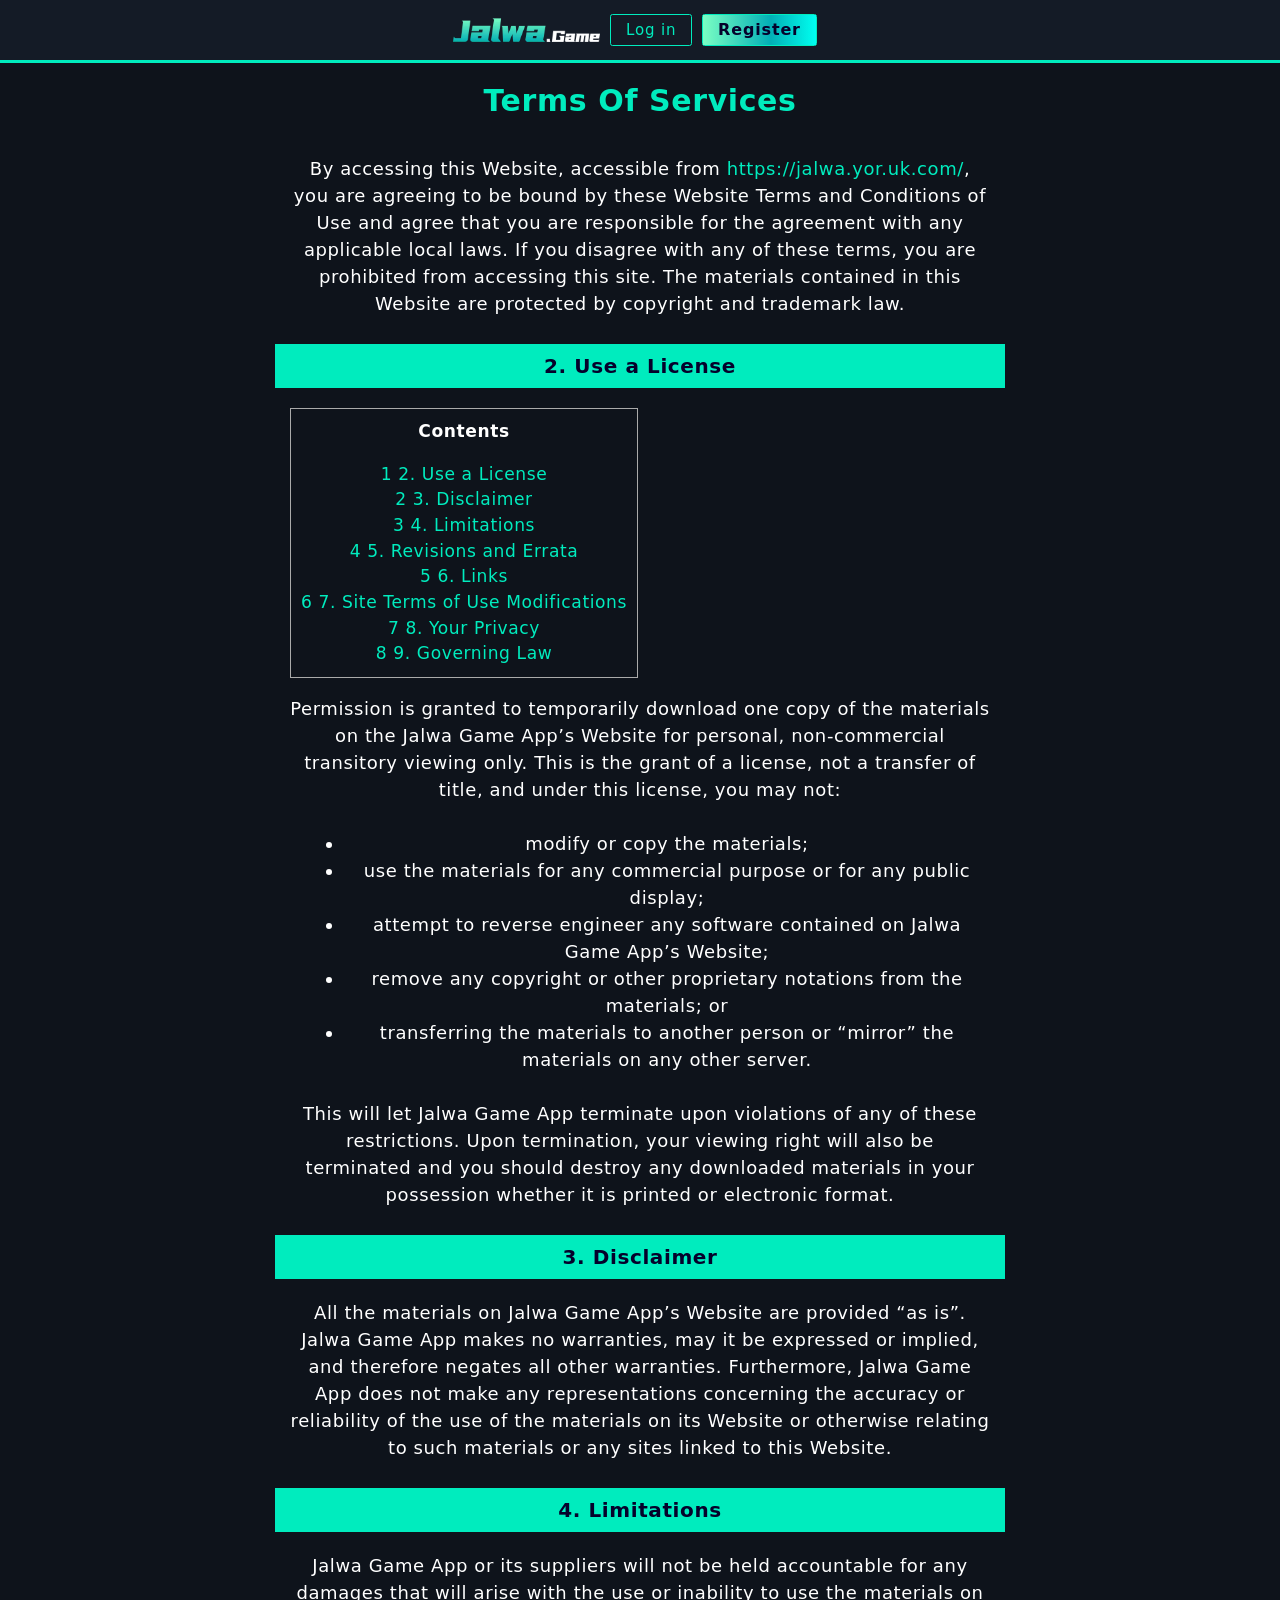
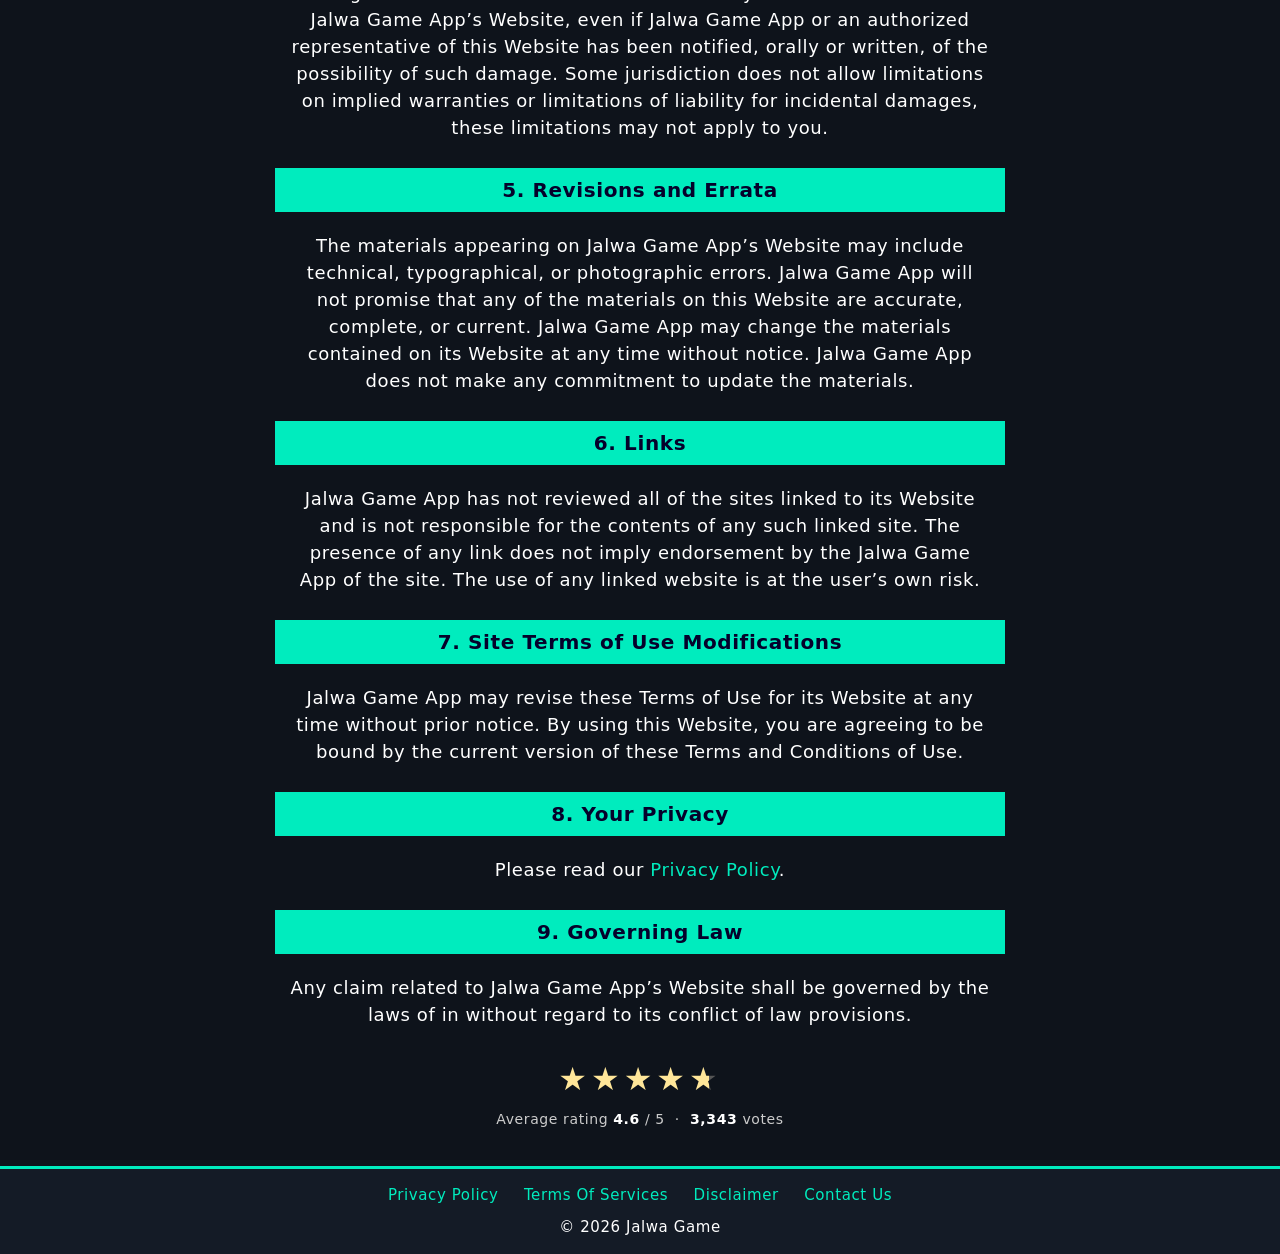
<file: terms-of-services/index.html>
﻿<!DOCTYPE html>
<html lang="en-US" prefix="og: https://ogp.me/ns#">

<!-- Mirrored from jalwagame.app/terms-of-services/ by HTTrack Website Copier/3.x [XR&CO'2017], Thu, 08 May 2025 13:52:16 GMT -->
<!-- Added by HTTrack --><meta http-equiv="content-type" content="text/html;charset=UTF-8" /><!-- /Added by HTTrack -->
<head><meta charset="UTF-8"><script>if(navigator.userAgent.match(/MSIE|Internet Explorer/i)||navigator.userAgent.match(/Trident\/7\..*?rv:11/i)){var href=document.location.href;if(!href.match(/[?&]nowprocket/)){if(href.indexOf("?")==-1){if(href.indexOf("#")==-1){document.location.href=href+"?nowprocket=1"}else{document.location.href=href.replace("#","?nowprocket=1#")}}else{if(href.indexOf("#")==-1){document.location.href=href+"&nowprocket=1"}else{document.location.href=href.replace("#","&nowprocket=1#")}}}}</script><script>(()=>{class RocketLazyLoadScripts{constructor(){this.v="2.0.3",this.userEvents=["keydown","keyup","mousedown","mouseup","mousemove","mouseover","mouseenter","mouseout","mouseleave","touchmove","touchstart","touchend","touchcancel","wheel","click","dblclick","input","visibilitychange"],this.attributeEvents=["onblur","onclick","oncontextmenu","ondblclick","onfocus","onmousedown","onmouseenter","onmouseleave","onmousemove","onmouseout","onmouseover","onmouseup","onmousewheel","onscroll","onsubmit"]}async t(){this.i(),this.o(),/iP(ad|hone)/.test(navigator.userAgent)&&this.h(),this.u(),this.l(this),this.m(),this.k(this),this.p(this),this._(),await Promise.all([this.R(),this.L()]),this.lastBreath=Date.now(),this.S(this),this.P(),this.D(),this.O(),this.M(),await this.C(this.delayedScripts.normal),await this.C(this.delayedScripts.defer),await this.C(this.delayedScripts.async),this.F("domReady"),await this.T(),await this.j(),await this.I(),this.F("windowLoad"),await this.A(),window.dispatchEvent(new Event("rocket-allScriptsLoaded")),this.everythingLoaded=!0,this.lastTouchEnd&&await new Promise((t=>setTimeout(t,500-Date.now()+this.lastTouchEnd))),this.H(),this.F("all"),this.U(),this.W()}i(){this.CSPIssue=sessionStorage.getItem("rocketCSPIssue"),document.addEventListener("securitypolicyviolation",(t=>{this.CSPIssue||"script-src-elem"!==t.violatedDirective||"data"!==t.blockedURI||(this.CSPIssue=!0,sessionStorage.setItem("rocketCSPIssue",!0))}),{isRocket:!0})}o(){window.addEventListener("pageshow",(t=>{this.persisted=t.persisted,this.realWindowLoadedFired=!0}),{isRocket:!0}),window.addEventListener("pagehide",(()=>{this.onFirstUserAction=null}),{isRocket:!0})}h(){let t;function e(e){t=e}window.addEventListener("touchstart",e,{isRocket:!0}),window.addEventListener("touchend",(function i(o){Math.abs(o.changedTouches[0].pageX-t.changedTouches[0].pageX)<10&&Math.abs(o.changedTouches[0].pageY-t.changedTouches[0].pageY)<10&&o.timeStamp-t.timeStamp<200&&(o.target.dispatchEvent(new PointerEvent("click",{target:o.target,bubbles:!0,cancelable:!0,detail:1})),event.preventDefault(),window.removeEventListener("touchstart",e,{isRocket:!0}),window.removeEventListener("touchend",i,{isRocket:!0}))}),{isRocket:!0})}q(t){this.userActionTriggered||("mousemove"!==t.type||this.firstMousemoveIgnored?"keyup"===t.type||"mouseover"===t.type||"mouseout"===t.type||(this.userActionTriggered=!0,this.onFirstUserAction&&this.onFirstUserAction()):this.firstMousemoveIgnored=!0),"click"===t.type&&t.preventDefault(),this.savedUserEvents.length>0&&(t.stopPropagation(),t.stopImmediatePropagation()),"touchstart"===this.lastEvent&&"touchend"===t.type&&(this.lastTouchEnd=Date.now()),"click"===t.type&&(this.lastTouchEnd=0),this.lastEvent=t.type,this.savedUserEvents.push(t)}u(){this.savedUserEvents=[],this.userEventHandler=this.q.bind(this),this.userEvents.forEach((t=>window.addEventListener(t,this.userEventHandler,{passive:!1,isRocket:!0})))}U(){this.userEvents.forEach((t=>window.removeEventListener(t,this.userEventHandler,{passive:!1,isRocket:!0}))),this.savedUserEvents.forEach((t=>{t.target.dispatchEvent(new window[t.constructor.name](t.type,t))}))}m(){this.eventsMutationObserver=new MutationObserver((t=>{const e="return false";for(const i of t){if("attributes"===i.type){const t=i.target.getAttribute(i.attributeName);t&&t!==e&&(i.target.setAttribute("data-rocket-"+i.attributeName,t),i.target["rocket"+i.attributeName]=new Function("event",t),i.target.setAttribute(i.attributeName,e))}"childList"===i.type&&i.addedNodes.forEach((t=>{if(t.nodeType===Node.ELEMENT_NODE)for(const i of t.attributes)this.attributeEvents.includes(i.name)&&i.value&&""!==i.value&&(t.setAttribute("data-rocket-"+i.name,i.value),t["rocket"+i.name]=new Function("event",i.value),t.setAttribute(i.name,e))}))}})),this.eventsMutationObserver.observe(document,{subtree:!0,childList:!0,attributeFilter:this.attributeEvents})}H(){this.eventsMutationObserver.disconnect(),this.attributeEvents.forEach((t=>{document.querySelectorAll("[data-rocket-"+t+"]").forEach((e=>{e.setAttribute(t,e.getAttribute("data-rocket-"+t)),e.removeAttribute("data-rocket-"+t)}))}))}k(t){Object.defineProperty(HTMLElement.prototype,"onclick",{get(){return this.rocketonclick||null},set(e){this.rocketonclick=e,this.setAttribute(t.everythingLoaded?"onclick":"data-rocket-onclick","this.rocketonclick(event)")}})}S(t){function e(e,i){let o=e[i];e[i]=null,Object.defineProperty(e,i,{get:()=>o,set(s){t.everythingLoaded?o=s:e["rocket"+i]=o=s}})}e(document,"onreadystatechange"),e(window,"onload"),e(window,"onpageshow");try{Object.defineProperty(document,"readyState",{get:()=>t.rocketReadyState,set(e){t.rocketReadyState=e},configurable:!0}),document.readyState="loading"}catch(t){console.log("WPRocket DJE readyState conflict, bypassing")}}l(t){this.originalAddEventListener=EventTarget.prototype.addEventListener,this.originalRemoveEventListener=EventTarget.prototype.removeEventListener,this.savedEventListeners=[],EventTarget.prototype.addEventListener=function(e,i,o){o&&o.isRocket||!t.B(e,this)&&!t.userEvents.includes(e)||t.B(e,this)&&!t.userActionTriggered||e.startsWith("rocket-")||t.everythingLoaded?t.originalAddEventListener.call(this,e,i,o):t.savedEventListeners.push({target:this,remove:!1,type:e,func:i,options:o})},EventTarget.prototype.removeEventListener=function(e,i,o){o&&o.isRocket||!t.B(e,this)&&!t.userEvents.includes(e)||t.B(e,this)&&!t.userActionTriggered||e.startsWith("rocket-")||t.everythingLoaded?t.originalRemoveEventListener.call(this,e,i,o):t.savedEventListeners.push({target:this,remove:!0,type:e,func:i,options:o})}}F(t){"all"===t&&(EventTarget.prototype.addEventListener=this.originalAddEventListener,EventTarget.prototype.removeEventListener=this.originalRemoveEventListener),this.savedEventListeners=this.savedEventListeners.filter((e=>{let i=e.type,o=e.target||window;return"domReady"===t&&"DOMContentLoaded"!==i&&"readystatechange"!==i||("windowLoad"===t&&"load"!==i&&"readystatechange"!==i&&"pageshow"!==i||(this.B(i,o)&&(i="rocket-"+i),e.remove?o.removeEventListener(i,e.func,e.options):o.addEventListener(i,e.func,e.options),!1))}))}p(t){let e;function i(e){return t.everythingLoaded?e:e.split(" ").map((t=>"load"===t||t.startsWith("load.")?"rocket-jquery-load":t)).join(" ")}function o(o){function s(e){const s=o.fn[e];o.fn[e]=o.fn.init.prototype[e]=function(){return this[0]===window&&t.userActionTriggered&&("string"==typeof arguments[0]||arguments[0]instanceof String?arguments[0]=i(arguments[0]):"object"==typeof arguments[0]&&Object.keys(arguments[0]).forEach((t=>{const e=arguments[0][t];delete arguments[0][t],arguments[0][i(t)]=e}))),s.apply(this,arguments),this}}if(o&&o.fn&&!t.allJQueries.includes(o)){const e={DOMContentLoaded:[],"rocket-DOMContentLoaded":[]};for(const t in e)document.addEventListener(t,(()=>{e[t].forEach((t=>t()))}),{isRocket:!0});o.fn.ready=o.fn.init.prototype.ready=function(i){function s(){parseInt(o.fn.jquery)>2?setTimeout((()=>i.bind(document)(o))):i.bind(document)(o)}return t.realDomReadyFired?!t.userActionTriggered||t.fauxDomReadyFired?s():e["rocket-DOMContentLoaded"].push(s):e.DOMContentLoaded.push(s),o([])},s("on"),s("one"),s("off"),t.allJQueries.push(o)}e=o}t.allJQueries=[],o(window.jQuery),Object.defineProperty(window,"jQuery",{get:()=>e,set(t){o(t)}})}P(){const t=new Map;document.write=document.writeln=function(e){const i=document.currentScript,o=document.createRange(),s=i.parentElement;let n=t.get(i);void 0===n&&(n=i.nextSibling,t.set(i,n));const c=document.createDocumentFragment();o.setStart(c,0),c.appendChild(o.createContextualFragment(e)),s.insertBefore(c,n)}}async R(){return new Promise((t=>{this.userActionTriggered?t():this.onFirstUserAction=t}))}async L(){return new Promise((t=>{document.addEventListener("DOMContentLoaded",(()=>{this.realDomReadyFired=!0,t()}),{isRocket:!0})}))}async I(){return this.realWindowLoadedFired?Promise.resolve():new Promise((t=>{window.addEventListener("load",t,{isRocket:!0})}))}M(){this.pendingScripts=[];this.scriptsMutationObserver=new MutationObserver((t=>{for(const e of t)e.addedNodes.forEach((t=>{"SCRIPT"!==t.tagName||t.noModule||t.isWPRocket||this.pendingScripts.push({script:t,promise:new Promise((e=>{const i=()=>{const i=this.pendingScripts.findIndex((e=>e.script===t));i>=0&&this.pendingScripts.splice(i,1),e()};t.addEventListener("load",i,{isRocket:!0}),t.addEventListener("error",i,{isRocket:!0}),setTimeout(i,1e3)}))})}))})),this.scriptsMutationObserver.observe(document,{childList:!0,subtree:!0})}async j(){await this.J(),this.pendingScripts.length?(await this.pendingScripts[0].promise,await this.j()):this.scriptsMutationObserver.disconnect()}D(){this.delayedScripts={normal:[],async:[],defer:[]},document.querySelectorAll("script[type$=rocketlazyloadscript]").forEach((t=>{t.hasAttribute("data-rocket-src")?t.hasAttribute("async")&&!1!==t.async?this.delayedScripts.async.push(t):t.hasAttribute("defer")&&!1!==t.defer||"module"===t.getAttribute("data-rocket-type")?this.delayedScripts.defer.push(t):this.delayedScripts.normal.push(t):this.delayedScripts.normal.push(t)}))}async _(){await this.L();let t=[];document.querySelectorAll("script[type$=rocketlazyloadscript][data-rocket-src]").forEach((e=>{let i=e.getAttribute("data-rocket-src");if(i&&!i.startsWith("data:")){i.startsWith("//")&&(i=location.protocol+i);try{const o=new URL(i.html).origin;o!==location.origin&&t.push({src:o,crossOrigin:e.crossOrigin||"module"===e.getAttribute("data-rocket-type")})}catch(t){}}})),t=[...new Map(t.map((t=>[JSON.stringify(t),t]))).values()],this.N(t,"preconnect")}async $(t){if(await this.G(),!0!==t.noModule||!("noModule"in HTMLScriptElement.prototype))return new Promise((e=>{let i;function o(){(i||t).setAttribute("data-rocket-status","executed"),e()}try{if(navigator.userAgent.includes("Firefox/index.html")||""===navigator.vendor||this.CSPIssue)i=document.createElement("script"),[...t.attributes].forEach((t=>{let e=t.nodeName;"type"!==e&&("data-rocket-type"===e&&(e="type"),"data-rocket-src"===e&&(e="src"),i.setAttribute(e,t.nodeValue))})),t.text&&(i.text=t.text),t.nonce&&(i.nonce=t.nonce),i.hasAttribute("src")?(i.addEventListener("load",o,{isRocket:!0}),i.addEventListener("error",(()=>{i.setAttribute("data-rocket-status","failed-network"),e()}),{isRocket:!0}),setTimeout((()=>{i.isConnected||e()}),1)):(i.text=t.text,o()),i.isWPRocket=!0,t.parentNode.replaceChild(i,t);else{const i=t.getAttribute("data-rocket-type"),s=t.getAttribute("data-rocket-src");i?(t.type=i,t.removeAttribute("data-rocket-type")):t.removeAttribute("type"),t.addEventListener("load",o,{isRocket:!0}),t.addEventListener("error",(i=>{this.CSPIssue&&i.target.src.startsWith("data:")?(console.log("WPRocket: CSP fallback activated"),t.removeAttribute("src"),this.$(t).then(e)):(t.setAttribute("data-rocket-status","failed-network"),e())}),{isRocket:!0}),s?(t.fetchPriority="high",t.removeAttribute("data-rocket-src"),t.src=s):t.src="data:text/javascript;base64,"+window.btoa(unescape(encodeURIComponent(t.text)))}}catch(i){t.setAttribute("data-rocket-status","failed-transform"),e()}}));t.setAttribute("data-rocket-status","skipped")}async C(t){const e=t.shift();return e?(e.isConnected&&await this.$(e),this.C(t)):Promise.resolve()}O(){this.N([...this.delayedScripts.normal,...this.delayedScripts.defer,...this.delayedScripts.async],"preload")}N(t,e){this.trash=this.trash||[];let i=!0;var o=document.createDocumentFragment();t.forEach((t=>{const s=t.getAttribute&&t.getAttribute("data-rocket-src")||t.src;if(s&&!s.startsWith("data:")){const n=document.createElement("link");n.href=s,n.rel=e,"preconnect"!==e&&(n.as="script",n.fetchPriority=i?"high":"low"),t.getAttribute&&"module"===t.getAttribute("data-rocket-type")&&(n.crossOrigin=!0),t.crossOrigin&&(n.crossOrigin=t.crossOrigin),t.integrity&&(n.integrity=t.integrity),t.nonce&&(n.nonce=t.nonce),o.appendChild(n),this.trash.push(n),i=!1}})),document.head.appendChild(o)}W(){this.trash.forEach((t=>t.remove()))}async T(){try{document.readyState="interactive"}catch(t){}this.fauxDomReadyFired=!0;try{await this.G(),document.dispatchEvent(new Event("rocket-readystatechange")),await this.G(),document.rocketonreadystatechange&&document.rocketonreadystatechange(),await this.G(),document.dispatchEvent(new Event("rocket-DOMContentLoaded")),await this.G(),window.dispatchEvent(new Event("rocket-DOMContentLoaded"))}catch(t){console.error(t)}}async A(){try{document.readyState="complete"}catch(t){}try{await this.G(),document.dispatchEvent(new Event("rocket-readystatechange")),await this.G(),document.rocketonreadystatechange&&document.rocketonreadystatechange(),await this.G(),window.dispatchEvent(new Event("rocket-load")),await this.G(),window.rocketonload&&window.rocketonload(),await this.G(),this.allJQueries.forEach((t=>t(window).trigger("rocket-jquery-load"))),await this.G();const t=new Event("rocket-pageshow");t.persisted=this.persisted,window.dispatchEvent(t),await this.G(),window.rocketonpageshow&&window.rocketonpageshow({persisted:this.persisted})}catch(t){console.error(t)}}async G(){Date.now()-this.lastBreath>45&&(await this.J(),this.lastBreath=Date.now())}async J(){return document.hidden?new Promise((t=>setTimeout(t))):new Promise((t=>requestAnimationFrame(t)))}B(t,e){return e===document&&"readystatechange"===t||(e===document&&"DOMContentLoaded"===t||(e===window&&"DOMContentLoaded"===t||(e===window&&"load"===t||e===window&&"pageshow"===t)))}static run(){(new RocketLazyLoadScripts).t()}}RocketLazyLoadScripts.run()})();</script>
	
		<style></style>
	<link rel="preload" href="../wp-content/plugins/rate-my-post/public/css/fonts/ratemypost.ttf" type="font/ttf" as="font" crossorigin="anonymous"><meta name="viewport" content="width=device-width, initial-scale=1">
<!-- Search Engine Optimization by Rank Math - https://rankmath.com/ -->
<title>Terms Of Services - Jalwa Game</title><link rel="preload" data-rocket-preload as="font" href="../wp-content/plugins/rate-my-post/public/css/fonts/ratemypost.ttf" crossorigin><style id="wpr-usedcss">img:is([sizes=auto i],[sizes^="auto," i]){contain-intrinsic-size:3000px 1500px}img.emoji{display:inline!important;border:none!important;box-shadow:none!important;height:1em!important;width:1em!important;margin:0 .07em!important;vertical-align:-.1em!important;background:0 0!important;padding:0!important}:where(.wp-block-button__link){border-radius:9999px;box-shadow:none;padding:calc(.667em + 2px) calc(1.333em + 2px);text-decoration:none}:root :where(.wp-block-button .wp-block-button__link.is-style-outline),:root :where(.wp-block-button.is-style-outline>.wp-block-button__link){border:2px solid;padding:.667em 1.333em}:root :where(.wp-block-button .wp-block-button__link.is-style-outline:not(.has-text-color)),:root :where(.wp-block-button.is-style-outline>.wp-block-button__link:not(.has-text-color)){color:currentColor}:root :where(.wp-block-button .wp-block-button__link.is-style-outline:not(.has-background)),:root :where(.wp-block-button.is-style-outline>.wp-block-button__link:not(.has-background)){background-color:initial;background-image:none}:where(.wp-block-calendar table:not(.has-background) th){background:#ddd}:where(.wp-block-columns){margin-bottom:1.75em}:where(.wp-block-columns.has-background){padding:1.25em 2.375em}:where(.wp-block-post-comments input[type=submit]){border:none}:where(.wp-block-cover-image:not(.has-text-color)),:where(.wp-block-cover:not(.has-text-color)){color:#fff}:where(.wp-block-cover-image.is-light:not(.has-text-color)),:where(.wp-block-cover.is-light:not(.has-text-color)){color:#000}:root :where(.wp-block-cover h1:not(.has-text-color)),:root :where(.wp-block-cover h2:not(.has-text-color)),:root :where(.wp-block-cover h3:not(.has-text-color)),:root :where(.wp-block-cover h4:not(.has-text-color)),:root :where(.wp-block-cover h5:not(.has-text-color)),:root :where(.wp-block-cover h6:not(.has-text-color)),:root :where(.wp-block-cover p:not(.has-text-color)){color:inherit}:where(.wp-block-file){margin-bottom:1.5em}:where(.wp-block-file__button){border-radius:2em;display:inline-block;padding:.5em 1em}:where(.wp-block-file__button):is(a):active,:where(.wp-block-file__button):is(a):focus,:where(.wp-block-file__button):is(a):hover,:where(.wp-block-file__button):is(a):visited{box-shadow:none;color:#fff;opacity:.85;text-decoration:none}:where(.wp-block-group.wp-block-group-is-layout-constrained){position:relative}:root :where(.wp-block-image.is-style-rounded img,.wp-block-image .is-style-rounded img){border-radius:9999px}:where(.wp-block-latest-comments:not([style*=line-height] .wp-block-latest-comments__comment)){line-height:1.1}:where(.wp-block-latest-comments:not([style*=line-height] .wp-block-latest-comments__comment-excerpt p)){line-height:1.8}:root :where(.wp-block-latest-posts.is-grid){padding:0}:root :where(.wp-block-latest-posts.wp-block-latest-posts__list){padding-left:0}ul{box-sizing:border-box}:root :where(.wp-block-list.has-background){padding:1.25em 2.375em}:where(.wp-block-navigation.has-background .wp-block-navigation-item a:not(.wp-element-button)),:where(.wp-block-navigation.has-background .wp-block-navigation-submenu a:not(.wp-element-button)){padding:.5em 1em}:where(.wp-block-navigation .wp-block-navigation__submenu-container .wp-block-navigation-item a:not(.wp-element-button)),:where(.wp-block-navigation .wp-block-navigation__submenu-container .wp-block-navigation-submenu a:not(.wp-element-button)),:where(.wp-block-navigation .wp-block-navigation__submenu-container .wp-block-navigation-submenu button.wp-block-navigation-item__content),:where(.wp-block-navigation .wp-block-navigation__submenu-container .wp-block-pages-list__item button.wp-block-navigation-item__content){padding:.5em 1em}:root :where(p.has-background){padding:1.25em 2.375em}:where(p.has-text-color:not(.has-link-color)) a{color:inherit}:where(.wp-block-post-comments-form) input:not([type=submit]),:where(.wp-block-post-comments-form) textarea{border:1px solid #949494;font-family:inherit;font-size:1em}:where(.wp-block-post-comments-form) input:where(:not([type=submit]):not([type=checkbox])),:where(.wp-block-post-comments-form) textarea{padding:calc(.667em + 2px)}:where(.wp-block-post-excerpt){box-sizing:border-box;margin-bottom:var(--wp--style--block-gap);margin-top:var(--wp--style--block-gap)}:where(.wp-block-preformatted.has-background){padding:1.25em 2.375em}:where(.wp-block-search__button){border:1px solid #ccc;padding:6px 10px}:where(.wp-block-search__input){font-family:inherit;font-size:inherit;font-style:inherit;font-weight:inherit;letter-spacing:inherit;line-height:inherit;text-transform:inherit}:where(.wp-block-search__button-inside .wp-block-search__inside-wrapper){border:1px solid #949494;box-sizing:border-box;padding:4px}:where(.wp-block-search__button-inside .wp-block-search__inside-wrapper) .wp-block-search__input{border:none;border-radius:0;padding:0 4px}:where(.wp-block-search__button-inside .wp-block-search__inside-wrapper) .wp-block-search__input:focus{outline:0}:where(.wp-block-search__button-inside .wp-block-search__inside-wrapper) :where(.wp-block-search__button){padding:4px 8px}:root :where(.wp-block-separator.is-style-dots){height:auto;line-height:1;text-align:center}:root :where(.wp-block-separator.is-style-dots):before{color:currentColor;content:"···";font-family:serif;font-size:1.5em;letter-spacing:2em;padding-left:2em}:root :where(.wp-block-site-logo.is-style-rounded){border-radius:9999px}:where(.wp-block-social-links:not(.is-style-logos-only)) .wp-social-link{background-color:#f0f0f0;color:#444}:where(.wp-block-social-links:not(.is-style-logos-only)) .wp-social-link-amazon{background-color:#f90;color:#fff}:where(.wp-block-social-links:not(.is-style-logos-only)) .wp-social-link-bandcamp{background-color:#1ea0c3;color:#fff}:where(.wp-block-social-links:not(.is-style-logos-only)) .wp-social-link-behance{background-color:#0757fe;color:#fff}:where(.wp-block-social-links:not(.is-style-logos-only)) .wp-social-link-bluesky{background-color:#0a7aff;color:#fff}:where(.wp-block-social-links:not(.is-style-logos-only)) .wp-social-link-codepen{background-color:#1e1f26;color:#fff}:where(.wp-block-social-links:not(.is-style-logos-only)) .wp-social-link-deviantart{background-color:#02e49b;color:#fff}:where(.wp-block-social-links:not(.is-style-logos-only)) .wp-social-link-dribbble{background-color:#e94c89;color:#fff}:where(.wp-block-social-links:not(.is-style-logos-only)) .wp-social-link-dropbox{background-color:#4280ff;color:#fff}:where(.wp-block-social-links:not(.is-style-logos-only)) .wp-social-link-etsy{background-color:#f45800;color:#fff}:where(.wp-block-social-links:not(.is-style-logos-only)) .wp-social-link-facebook{background-color:#0866ff;color:#fff}:where(.wp-block-social-links:not(.is-style-logos-only)) .wp-social-link-fivehundredpx{background-color:#000;color:#fff}:where(.wp-block-social-links:not(.is-style-logos-only)) .wp-social-link-flickr{background-color:#0461dd;color:#fff}:where(.wp-block-social-links:not(.is-style-logos-only)) .wp-social-link-foursquare{background-color:#e65678;color:#fff}:where(.wp-block-social-links:not(.is-style-logos-only)) .wp-social-link-github{background-color:#24292d;color:#fff}:where(.wp-block-social-links:not(.is-style-logos-only)) .wp-social-link-goodreads{background-color:#eceadd;color:#382110}:where(.wp-block-social-links:not(.is-style-logos-only)) .wp-social-link-google{background-color:#ea4434;color:#fff}:where(.wp-block-social-links:not(.is-style-logos-only)) .wp-social-link-gravatar{background-color:#1d4fc4;color:#fff}:where(.wp-block-social-links:not(.is-style-logos-only)) .wp-social-link-instagram{background-color:#f00075;color:#fff}:where(.wp-block-social-links:not(.is-style-logos-only)) .wp-social-link-lastfm{background-color:#e21b24;color:#fff}:where(.wp-block-social-links:not(.is-style-logos-only)) .wp-social-link-linkedin{background-color:#0d66c2;color:#fff}:where(.wp-block-social-links:not(.is-style-logos-only)) .wp-social-link-mastodon{background-color:#3288d4;color:#fff}:where(.wp-block-social-links:not(.is-style-logos-only)) .wp-social-link-medium{background-color:#000;color:#fff}:where(.wp-block-social-links:not(.is-style-logos-only)) .wp-social-link-meetup{background-color:#f6405f;color:#fff}:where(.wp-block-social-links:not(.is-style-logos-only)) .wp-social-link-patreon{background-color:#000;color:#fff}:where(.wp-block-social-links:not(.is-style-logos-only)) .wp-social-link-pinterest{background-color:#e60122;color:#fff}:where(.wp-block-social-links:not(.is-style-logos-only)) .wp-social-link-pocket{background-color:#ef4155;color:#fff}:where(.wp-block-social-links:not(.is-style-logos-only)) .wp-social-link-reddit{background-color:#ff4500;color:#fff}:where(.wp-block-social-links:not(.is-style-logos-only)) .wp-social-link-skype{background-color:#0478d7;color:#fff}:where(.wp-block-social-links:not(.is-style-logos-only)) .wp-social-link-snapchat{background-color:#fefc00;color:#fff;stroke:#000}:where(.wp-block-social-links:not(.is-style-logos-only)) .wp-social-link-soundcloud{background-color:#ff5600;color:#fff}:where(.wp-block-social-links:not(.is-style-logos-only)) .wp-social-link-spotify{background-color:#1bd760;color:#fff}:where(.wp-block-social-links:not(.is-style-logos-only)) .wp-social-link-telegram{background-color:#2aabee;color:#fff}:where(.wp-block-social-links:not(.is-style-logos-only)) .wp-social-link-threads{background-color:#000;color:#fff}:where(.wp-block-social-links:not(.is-style-logos-only)) .wp-social-link-tiktok{background-color:#000;color:#fff}:where(.wp-block-social-links:not(.is-style-logos-only)) .wp-social-link-tumblr{background-color:#011835;color:#fff}:where(.wp-block-social-links:not(.is-style-logos-only)) .wp-social-link-twitch{background-color:#6440a4;color:#fff}:where(.wp-block-social-links:not(.is-style-logos-only)) .wp-social-link-twitter{background-color:#1da1f2;color:#fff}:where(.wp-block-social-links:not(.is-style-logos-only)) .wp-social-link-vimeo{background-color:#1eb7ea;color:#fff}:where(.wp-block-social-links:not(.is-style-logos-only)) .wp-social-link-vk{background-color:#4680c2;color:#fff}:where(.wp-block-social-links:not(.is-style-logos-only)) .wp-social-link-wordpress{background-color:#3499cd;color:#fff}:where(.wp-block-social-links:not(.is-style-logos-only)) .wp-social-link-whatsapp{background-color:#25d366;color:#fff}:where(.wp-block-social-links:not(.is-style-logos-only)) .wp-social-link-x{background-color:#000;color:#fff}:where(.wp-block-social-links:not(.is-style-logos-only)) .wp-social-link-yelp{background-color:#d32422;color:#fff}:where(.wp-block-social-links:not(.is-style-logos-only)) .wp-social-link-youtube{background-color:red;color:#fff}:where(.wp-block-social-links.is-style-logos-only) .wp-social-link{background:0 0}:where(.wp-block-social-links.is-style-logos-only) .wp-social-link svg{height:1.25em;width:1.25em}:where(.wp-block-social-links.is-style-logos-only) .wp-social-link-amazon{color:#f90}:where(.wp-block-social-links.is-style-logos-only) .wp-social-link-bandcamp{color:#1ea0c3}:where(.wp-block-social-links.is-style-logos-only) .wp-social-link-behance{color:#0757fe}:where(.wp-block-social-links.is-style-logos-only) .wp-social-link-bluesky{color:#0a7aff}:where(.wp-block-social-links.is-style-logos-only) .wp-social-link-codepen{color:#1e1f26}:where(.wp-block-social-links.is-style-logos-only) .wp-social-link-deviantart{color:#02e49b}:where(.wp-block-social-links.is-style-logos-only) .wp-social-link-dribbble{color:#e94c89}:where(.wp-block-social-links.is-style-logos-only) .wp-social-link-dropbox{color:#4280ff}:where(.wp-block-social-links.is-style-logos-only) .wp-social-link-etsy{color:#f45800}:where(.wp-block-social-links.is-style-logos-only) .wp-social-link-facebook{color:#0866ff}:where(.wp-block-social-links.is-style-logos-only) .wp-social-link-fivehundredpx{color:#000}:where(.wp-block-social-links.is-style-logos-only) .wp-social-link-flickr{color:#0461dd}:where(.wp-block-social-links.is-style-logos-only) .wp-social-link-foursquare{color:#e65678}:where(.wp-block-social-links.is-style-logos-only) .wp-social-link-github{color:#24292d}:where(.wp-block-social-links.is-style-logos-only) .wp-social-link-goodreads{color:#382110}:where(.wp-block-social-links.is-style-logos-only) .wp-social-link-google{color:#ea4434}:where(.wp-block-social-links.is-style-logos-only) .wp-social-link-gravatar{color:#1d4fc4}:where(.wp-block-social-links.is-style-logos-only) .wp-social-link-instagram{color:#f00075}:where(.wp-block-social-links.is-style-logos-only) .wp-social-link-lastfm{color:#e21b24}:where(.wp-block-social-links.is-style-logos-only) .wp-social-link-linkedin{color:#0d66c2}:where(.wp-block-social-links.is-style-logos-only) .wp-social-link-mastodon{color:#3288d4}:where(.wp-block-social-links.is-style-logos-only) .wp-social-link-medium{color:#000}:where(.wp-block-social-links.is-style-logos-only) .wp-social-link-meetup{color:#f6405f}:where(.wp-block-social-links.is-style-logos-only) .wp-social-link-patreon{color:#000}:where(.wp-block-social-links.is-style-logos-only) .wp-social-link-pinterest{color:#e60122}:where(.wp-block-social-links.is-style-logos-only) .wp-social-link-pocket{color:#ef4155}:where(.wp-block-social-links.is-style-logos-only) .wp-social-link-reddit{color:#ff4500}:where(.wp-block-social-links.is-style-logos-only) .wp-social-link-skype{color:#0478d7}:where(.wp-block-social-links.is-style-logos-only) .wp-social-link-snapchat{color:#fff;stroke:#000}:where(.wp-block-social-links.is-style-logos-only) .wp-social-link-soundcloud{color:#ff5600}:where(.wp-block-social-links.is-style-logos-only) .wp-social-link-spotify{color:#1bd760}:where(.wp-block-social-links.is-style-logos-only) .wp-social-link-telegram{color:#2aabee}:where(.wp-block-social-links.is-style-logos-only) .wp-social-link-threads{color:#000}:where(.wp-block-social-links.is-style-logos-only) .wp-social-link-tiktok{color:#000}:where(.wp-block-social-links.is-style-logos-only) .wp-social-link-tumblr{color:#011835}:where(.wp-block-social-links.is-style-logos-only) .wp-social-link-twitch{color:#6440a4}:where(.wp-block-social-links.is-style-logos-only) .wp-social-link-twitter{color:#1da1f2}:where(.wp-block-social-links.is-style-logos-only) .wp-social-link-vimeo{color:#1eb7ea}:where(.wp-block-social-links.is-style-logos-only) .wp-social-link-vk{color:#4680c2}:where(.wp-block-social-links.is-style-logos-only) .wp-social-link-whatsapp{color:#25d366}:where(.wp-block-social-links.is-style-logos-only) .wp-social-link-wordpress{color:#3499cd}:where(.wp-block-social-links.is-style-logos-only) .wp-social-link-x{color:#000}:where(.wp-block-social-links.is-style-logos-only) .wp-social-link-yelp{color:#d32422}:where(.wp-block-social-links.is-style-logos-only) .wp-social-link-youtube{color:red}:root :where(.wp-block-social-links .wp-social-link a){padding:.25em}:root :where(.wp-block-social-links.is-style-logos-only .wp-social-link a){padding:0}:root :where(.wp-block-social-links.is-style-pill-shape .wp-social-link a){padding-left:.66667em;padding-right:.66667em}:root :where(.wp-block-tag-cloud.is-style-outline){display:flex;flex-wrap:wrap;gap:1ch}:root :where(.wp-block-tag-cloud.is-style-outline a){border:1px solid;font-size:unset!important;margin-right:0;padding:1ch 2ch;text-decoration:none!important}:root :where(.wp-block-table-of-contents){box-sizing:border-box}:where(.wp-block-term-description){box-sizing:border-box;margin-bottom:var(--wp--style--block-gap);margin-top:var(--wp--style--block-gap)}:where(pre.wp-block-verse){font-family:inherit}.entry-content{counter-reset:footnotes}:root{--wp--preset--font-size--normal:16px;--wp--preset--font-size--huge:42px}.screen-reader-text{border:0;clip:rect(1px,1px,1px,1px);clip-path:inset(50%);height:1px;margin:-1px;overflow:hidden;padding:0;position:absolute;width:1px;word-wrap:normal!important}.screen-reader-text:focus{background-color:#ddd;clip:auto!important;clip-path:none;color:#444;display:block;font-size:1em;height:auto;left:5px;line-height:normal;padding:15px 23px 14px;text-decoration:none;top:5px;width:auto;z-index:100000}html :where(.has-border-color){border-style:solid}html :where([style*=border-top-color]){border-top-style:solid}html :where([style*=border-right-color]){border-right-style:solid}html :where([style*=border-bottom-color]){border-bottom-style:solid}html :where([style*=border-left-color]){border-left-style:solid}html :where([style*=border-width]){border-style:solid}html :where([style*=border-top-width]){border-top-style:solid}html :where([style*=border-right-width]){border-right-style:solid}html :where([style*=border-bottom-width]){border-bottom-style:solid}html :where([style*=border-left-width]){border-left-style:solid}html :where(img[class*=wp-image-]){height:auto;max-width:100%}:where(figure){margin:0 0 1em}html :where(.is-position-sticky){--wp-admin--admin-bar--position-offset:var(--wp-admin--admin-bar--height,0px)}@media screen and (max-width:600px){html :where(.is-position-sticky){--wp-admin--admin-bar--position-offset:0px}}.rmp-widgets-container p:empty:before{display:none}@font-face{font-family:ratemypost;src:url(../wp-content/plugins/rate-my-post/public/css/fonts/ratemypost.eot);src:url(https://jalwagame.app/wp-content/plugins/rate-my-post/public/css/fonts/ratemypost.eot#iefix) format("embedded-opentype"),url(https://jalwagame.app/wp-content/plugins/rate-my-post/public/css/fonts/ratemypost.ttf) format("truetype"),url(https://jalwagame.app/wp-content/plugins/rate-my-post/public/css/fonts/ratemypost.woff) format("woff"),url(https://jalwagame.app/wp-content/plugins/rate-my-post/public/css/fonts/ratemypost.svg#ratemypost) format("svg");font-weight:400;font-style:normal;font-display:swap}[class*=" rmp-icon--"],[class^=rmp-icon--]{font-family:ratemypost!important;font-style:normal;font-weight:400;font-variant:normal;text-transform:none;line-height:1;-webkit-font-smoothing:antialiased;-moz-osx-font-smoothing:grayscale}.rmp-widgets-container.rmp-wp-plugin.rmp-main-container{text-align:center;margin:1rem 0}.rmp-widgets-container.rmp-wp-plugin.rmp-main-container p{margin:0}.rmp-widgets-container.rmp-wp-plugin.rmp-main-container .rmp-rating-widget--hidden{display:none}.rmp-widgets-container.rmp-wp-plugin.rmp-main-container .rmp-rating-widget__icons{margin:0 0 .4rem}.rmp-widgets-container.rmp-wp-plugin.rmp-main-container .rmp-rating-widget__icons-list{list-style-type:none;padding:0;margin:0}.rmp-widgets-container.rmp-wp-plugin.rmp-main-container .rmp-rating-widget__icons-list::before{content:""}.rmp-widgets-container.rmp-wp-plugin.rmp-main-container .rmp-rating-widget__icons-list__icon{display:inline-block;margin:0}.rmp-widgets-container.rmp-wp-plugin.rmp-main-container .rmp-rating-widget__hover-text{margin:0 0 .4rem}.rmp-widgets-container.rmp-wp-plugin.rmp-main-container .rmp-rating-widget__submit-btn{display:none}.rmp-widgets-container.rmp-wp-plugin.rmp-main-container .rmp-rating-widget__submit-btn--visible{display:inline-block}.rmp-widgets-container.rmp-wp-plugin.rmp-main-container .rmp-rating-widget__results{margin:0 0 .4rem}.rmp-widgets-container.rmp-wp-plugin.rmp-main-container .rmp-rating-widget__results--hidden{display:none;margin:0}.rmp-widgets-container.rmp-wp-plugin.rmp-main-container .rmp-rating-widget__not-rated{margin:0 0 .4rem}.rmp-widgets-container.rmp-wp-plugin.rmp-main-container .rmp-rating-widget__not-rated--hidden{display:none;margin:0}.rmp-widgets-container.rmp-wp-plugin.rmp-main-container .rmp-rating-widget__msg{margin:.4rem 0}.rmp-widgets-container.rmp-wp-plugin.rmp-main-container .rmp-rating-widget__msg--alert{color:#dc3545}.rmp-widgets-container.rmp-wp-plugin.rmp-main-container .rmp-feedback-widget--visible{display:block}.rmp-widgets-container.rmp-wp-plugin.rmp-main-container .rmp-feedback-widget__msg--alert{color:#dc3545}.rmp-widgets-container.rmp-wp-plugin.rmp-main-container .rmp-feedback-widget__loader--visible{display:block}.rmp-widgets-container.rmp-wp-plugin.rmp-main-container .rmp-social-widget--visible{display:block}.rmp-icon--star:before{content:""}.rmp-icon--ratings{color:#ccc;font-size:1rem}.rmp-rating-widget .rmp-icon--ratings{font-size:2.5rem}.rmp-icon--full-highlight{color:#ff912c}.rmp-rating-widget .rmp-icon--full-highlight{color:#ffe699}.rmp-icon--half-highlight{background:linear-gradient(to right,#ff912c 50%,#ccc 50%);-webkit-background-clip:text;background-clip:text;-webkit-text-fill-color:transparent}.rmp-rating-widget .rmp-icon--half-highlight{background:linear-gradient(to right,#ffe699 50%,#ccc 50%);-webkit-background-clip:text;background-clip:text;-webkit-text-fill-color:transparent}@media (hover:hover){.rmp-rating-widget .rmp-icon--hovered{color:#ffcc36;-webkit-background-clip:initial;background-clip:initial;-webkit-text-fill-color:initial;background:0 0;transition:.1s color ease-in}}.rmp-rating-widget .rmp-icon--processing-rating{color:#ff912c;-webkit-background-clip:initial;background-clip:initial;-webkit-text-fill-color:initial;background:0 0}.rmp-btn{background-color:#ffcc36;border:0;color:#fff;padding:.5rem;text-decoration:none;font-size:1rem;margin-bottom:.4rem}.rmp-btn:focus,.rmp-btn:hover{background:initial;background-color:#ffd966;border:0;color:#fff;padding:.5rem;text-decoration:none;font-size:1rem;margin-bottom:.4rem;cursor:pointer}:root{--wp--preset--aspect-ratio--square:1;--wp--preset--aspect-ratio--4-3:4/3;--wp--preset--aspect-ratio--3-4:3/4;--wp--preset--aspect-ratio--3-2:3/2;--wp--preset--aspect-ratio--2-3:2/3;--wp--preset--aspect-ratio--16-9:16/9;--wp--preset--aspect-ratio--9-16:9/16;--wp--preset--color--black:#000000;--wp--preset--color--cyan-bluish-gray:#abb8c3;--wp--preset--color--white:#ffffff;--wp--preset--color--pale-pink:#f78da7;--wp--preset--color--vivid-red:#cf2e2e;--wp--preset--color--luminous-vivid-orange:#ff6900;--wp--preset--color--luminous-vivid-amber:#fcb900;--wp--preset--color--light-green-cyan:#7bdcb5;--wp--preset--color--vivid-green-cyan:#00d084;--wp--preset--color--pale-cyan-blue:#8ed1fc;--wp--preset--color--vivid-cyan-blue:#0693e3;--wp--preset--color--vivid-purple:#9b51e0;--wp--preset--color--contrast:var(--contrast);--wp--preset--color--contrast-2:var(--contrast-2);--wp--preset--color--contrast-3:var(--contrast-3);--wp--preset--color--base:var(--base);--wp--preset--color--base-2:var(--base-2);--wp--preset--color--base-3:var(--base-3);--wp--preset--color--accent:var(--accent);--wp--preset--color--accent-2:var(--accent-2);--wp--preset--color--accent-hover:var(--accent-hover);--wp--preset--color--highlight:var(--highlight);--wp--preset--gradient--vivid-cyan-blue-to-vivid-purple:linear-gradient(135deg,rgba(6, 147, 227, 1) 0%,rgb(155, 81, 224) 100%);--wp--preset--gradient--light-green-cyan-to-vivid-green-cyan:linear-gradient(135deg,rgb(122, 220, 180) 0%,rgb(0, 208, 130) 100%);--wp--preset--gradient--luminous-vivid-amber-to-luminous-vivid-orange:linear-gradient(135deg,rgba(252, 185, 0, 1) 0%,rgba(255, 105, 0, 1) 100%);--wp--preset--gradient--luminous-vivid-orange-to-vivid-red:linear-gradient(135deg,rgba(255, 105, 0, 1) 0%,rgb(207, 46, 46) 100%);--wp--preset--gradient--very-light-gray-to-cyan-bluish-gray:linear-gradient(135deg,rgb(238, 238, 238) 0%,rgb(169, 184, 195) 100%);--wp--preset--gradient--cool-to-warm-spectrum:linear-gradient(135deg,rgb(74, 234, 220) 0%,rgb(151, 120, 209) 20%,rgb(207, 42, 186) 40%,rgb(238, 44, 130) 60%,rgb(251, 105, 98) 80%,rgb(254, 248, 76) 100%);--wp--preset--gradient--blush-light-purple:linear-gradient(135deg,rgb(255, 206, 236) 0%,rgb(152, 150, 240) 100%);--wp--preset--gradient--blush-bordeaux:linear-gradient(135deg,rgb(254, 205, 165) 0%,rgb(254, 45, 45) 50%,rgb(107, 0, 62) 100%);--wp--preset--gradient--luminous-dusk:linear-gradient(135deg,rgb(255, 203, 112) 0%,rgb(199, 81, 192) 50%,rgb(65, 88, 208) 100%);--wp--preset--gradient--pale-ocean:linear-gradient(135deg,rgb(255, 245, 203) 0%,rgb(182, 227, 212) 50%,rgb(51, 167, 181) 100%);--wp--preset--gradient--electric-grass:linear-gradient(135deg,rgb(202, 248, 128) 0%,rgb(113, 206, 126) 100%);--wp--preset--gradient--midnight:linear-gradient(135deg,rgb(2, 3, 129) 0%,rgb(40, 116, 252) 100%);--wp--preset--font-size--small:13px;--wp--preset--font-size--medium:20px;--wp--preset--font-size--large:36px;--wp--preset--font-size--x-large:42px;--wp--preset--spacing--20:0.44rem;--wp--preset--spacing--30:0.67rem;--wp--preset--spacing--40:1rem;--wp--preset--spacing--50:1.5rem;--wp--preset--spacing--60:2.25rem;--wp--preset--spacing--70:3.38rem;--wp--preset--spacing--80:5.06rem;--wp--preset--shadow--natural:6px 6px 9px rgba(0, 0, 0, .2);--wp--preset--shadow--deep:12px 12px 50px rgba(0, 0, 0, .4);--wp--preset--shadow--sharp:6px 6px 0px rgba(0, 0, 0, .2);--wp--preset--shadow--outlined:6px 6px 0px -3px rgba(255, 255, 255, 1),6px 6px rgba(0, 0, 0, 1);--wp--preset--shadow--crisp:6px 6px 0px rgba(0, 0, 0, 1)}:where(.is-layout-flex){gap:.5em}:where(.is-layout-grid){gap:.5em}:where(.wp-block-post-template.is-layout-flex){gap:1.25em}:where(.wp-block-post-template.is-layout-grid){gap:1.25em}:where(.wp-block-columns.is-layout-flex){gap:2em}:where(.wp-block-columns.is-layout-grid){gap:2em}:root :where(.wp-block-pullquote){font-size:1.5em;line-height:1.6}#toc_container li,#toc_container ul{margin:0;padding:0}#toc_container.no_bullets li,#toc_container.no_bullets ul,#toc_container.no_bullets ul li{background:0 0;list-style-type:none;list-style:none}#toc_container ul ul{margin-left:1.5em}#toc_container{background:#f9f9f9;border:1px solid #aaa;padding:10px;margin-bottom:1em;width:auto;display:table;font-size:95%}#toc_container.toc_transparent{background:none}#toc_container p.toc_title{text-align:center;font-weight:700;margin:0;padding:0}#toc_container span.toc_toggle{font-weight:400;font-size:90%}#toc_container p.toc_title+ul.toc_list{margin-top:1em}#toc_container a{text-decoration:none;text-shadow:none}#toc_container a:hover{text-decoration:underline}.footer-bar-active .footer-bar .widget{padding:0}.footer-bar .widget_nav_menu>div>ul{display:flex;align-items:center;flex-wrap:wrap}.footer-bar .widget_nav_menu li{margin:0 10px;padding:0}.footer-bar .widget_nav_menu li:first-child{margin-left:0}.footer-bar .widget_nav_menu li:last-child{margin-right:0}.footer-bar .widget_nav_menu li ul{display:none}.footer-bar-align-right .copyright-bar{order:-20;margin-right:auto}.site-footer:not(.footer-bar-active) .copyright-bar{margin:0 auto}@media (max-width:768px){.footer-bar-active .inside-site-info{flex-direction:column}.footer-bar-active .footer-bar{margin-bottom:10px}.footer-bar .widget_nav_menu>div>ul{justify-content:center}.footer-bar .widget_nav_menu li{padding:5px 0}.footer-bar .widget_nav_menu li:first-child{margin-left:10px}.footer-bar .widget_nav_menu li:last-child{margin-right:10px}.footer-bar-align-right .copyright-bar{order:unset;margin-right:0}}body,dl,dt,fieldset,h1,h2,html,iframe,legend,li,p,textarea,ul{margin:0;padding:0;border:0}html{font-family:sans-serif;-webkit-text-size-adjust:100%;-ms-text-size-adjust:100%;-webkit-font-smoothing:antialiased;-moz-osx-font-smoothing:grayscale}main{display:block}progress{vertical-align:baseline}html{box-sizing:border-box}*,::after,::before{box-sizing:inherit}button,input,optgroup,select,textarea{font-family:inherit;font-size:100%;margin:0}[type=search]{appearance:textfield;-webkit-appearance:textfield;outline-offset:-2px}[type=search]::-webkit-search-decoration{appearance:none;-webkit-appearance:none}::-moz-focus-inner{border-style:none;padding:0}body,button,input,select,textarea{font-family:-apple-system,system-ui,BlinkMacSystemFont,"Segoe UI",Helvetica,Arial,sans-serif,"Apple Color Emoji","Segoe UI Emoji","Segoe UI Symbol";font-weight:400;text-transform:none;font-size:17px;line-height:1.5}p{margin-bottom:1.5em}h1,h2{font-family:inherit;font-size:100%;font-style:inherit;font-weight:inherit}table{border:1px solid rgba(0,0,0,.1)}table{border-collapse:separate;border-spacing:0;border-width:1px 0 0 1px;margin:0 0 1.5em;width:100%}fieldset{padding:0;border:0;min-width:inherit}fieldset legend{padding:0;margin-bottom:1.5em}h1{font-size:42px;margin-bottom:20px;line-height:1.2em;font-weight:400;text-transform:none}h2{font-size:35px;margin-bottom:20px;line-height:1.2em;font-weight:400;text-transform:none}ul{margin:0 0 1.5em 3em}ul{list-style:disc}li>ul{margin-bottom:0;margin-left:1.5em}dt{font-weight:700}strong{font-weight:700}em,i{font-style:italic}address{margin:0 0 1.5em}code,tt{font:15px Monaco,Consolas,"Andale Mono","DejaVu Sans Mono",monospace}table{margin:0 0 1.5em;width:100%}img{height:auto;max-width:100%}button,input[type=button],input[type=reset],input[type=submit]{background:#55555e;color:#fff;border:1px solid transparent;cursor:pointer;appearance:button;-webkit-appearance:button;padding:10px 20px}input[type=email],input[type=number],input[type=password],input[type=search],input[type=text],input[type=url],select,textarea{border:1px solid;border-radius:0;padding:10px 15px;max-width:100%}textarea{width:100%}a,button,input{transition:color .1s ease-in-out,background-color .1s ease-in-out}a{text-decoration:none}.button{padding:10px 20px;display:inline-block}.using-mouse :focus{outline:0}.using-mouse ::-moz-focus-inner{border:0}.screen-reader-text{border:0;clip:rect(1px,1px,1px,1px);clip-path:inset(50%);height:1px;margin:-1px;overflow:hidden;padding:0;position:absolute!important;width:1px;word-wrap:normal!important}.screen-reader-text:focus{background-color:#f1f1f1;border-radius:3px;box-shadow:0 0 2px 2px rgba(0,0,0,.6);clip:auto!important;clip-path:none;color:#21759b;display:block;font-size:.875rem;font-weight:700;height:auto;left:5px;line-height:normal;padding:15px 23px 14px;text-decoration:none;top:5px;width:auto;z-index:100000}#primary[tabindex="-1"]:focus{outline:0}.main-navigation{z-index:100;padding:0;clear:both;display:block}.main-navigation a{display:block;text-decoration:none;font-weight:400;text-transform:none;font-size:15px}.main-navigation ul{list-style:none;margin:0;padding-left:0}.main-navigation .main-nav ul li a{padding-left:20px;padding-right:20px;line-height:60px}.inside-navigation{position:relative}.main-navigation .inside-navigation{display:flex;align-items:center;flex-wrap:wrap;justify-content:space-between}.main-navigation .main-nav>ul{display:flex;flex-wrap:wrap;align-items:center}.main-navigation li{position:relative}.main-navigation .menu-bar-items{display:flex;align-items:center;font-size:15px}.main-navigation .menu-bar-items a{color:inherit}.main-navigation .menu-bar-item{position:relative}.main-navigation .menu-bar-item.search-item{z-index:20}.main-navigation .menu-bar-item>a{padding-left:20px;padding-right:20px;line-height:60px}.nav-align-center .inside-navigation{justify-content:center}.nav-align-center .main-nav>ul{justify-content:center}.main-navigation ul ul{display:block;box-shadow:1px 1px 0 rgba(0,0,0,.1);float:left;position:absolute;left:-99999px;opacity:0;z-index:99999;width:200px;text-align:left;top:auto;transition:opacity 80ms linear;transition-delay:0s;pointer-events:none;height:0;overflow:hidden}.main-navigation ul ul a{display:block}.main-navigation ul ul li{width:100%}.main-navigation .main-nav ul ul li a{line-height:normal;padding:10px 20px;font-size:14px}.main-navigation .main-nav ul li.menu-item-has-children>a{padding-right:0;position:relative}.main-navigation.sub-menu-left ul ul{box-shadow:-1px 1px 0 rgba(0,0,0,.1)}.main-navigation.sub-menu-left .sub-menu{right:0}.main-navigation:not(.toggled) ul li.sfHover>ul,.main-navigation:not(.toggled) ul li:hover>ul{left:auto;opacity:1;transition-delay:150ms;pointer-events:auto;height:auto;overflow:visible}.main-navigation:not(.toggled) ul ul li.sfHover>ul,.main-navigation:not(.toggled) ul ul li:hover>ul{left:100%;top:0}.main-navigation.sub-menu-left:not(.toggled) ul ul li.sfHover>ul,.main-navigation.sub-menu-left:not(.toggled) ul ul li:hover>ul{right:100%;left:auto}.menu-item-has-children .dropdown-menu-toggle{display:inline-block;height:100%;clear:both;padding-right:20px;padding-left:10px}.menu-item-has-children ul .dropdown-menu-toggle{padding-top:10px;padding-bottom:10px;margin-top:-10px}nav ul ul .menu-item-has-children .dropdown-menu-toggle{float:right}.site-logo{display:inline-block;max-width:100%}.entry-header .gp-icon{display:none}.entry-content:not(:first-child){margin-top:2em}.entry-header,.site-content{word-wrap:break-word}.entry-title{margin-bottom:0}.entry-content>p:last-child{margin-bottom:0}iframe,object{max-width:100%}.widget select{max-width:100%}.widget ul{margin:0}.widget ul li{list-style-type:none;position:relative;margin-bottom:.5em}.widget ul li ul{margin-left:1em;margin-top:.5em}.site-content{display:flex}.grid-container{margin-left:auto;margin-right:auto;max-width:1200px}.site-main>*{margin-bottom:20px}.one-container .site-content{padding:40px}.one-container .site-main>:last-child{margin-bottom:0}.inside-site-info{display:flex;align-items:center;justify-content:center;padding:20px 40px}.site-info{text-align:center;font-size:15px}.gp-icon{display:inline-flex;align-self:center}.gp-icon svg{height:1em;width:1em;top:.125em;position:relative;fill:currentColor}.close-search .icon-search svg:first-child,.icon-menu-bars svg:nth-child(2),.toggled .icon-menu-bars svg:first-child{display:none}.close-search .icon-search svg:nth-child(2),.toggled .icon-menu-bars svg:nth-child(2){display:block}nav.toggled .sfHover>a>.dropdown-menu-toggle .gp-icon svg{transform:rotate(180deg)}.container.grid-container{width:auto}.menu-toggle{display:none}.menu-toggle{padding:0 20px;line-height:60px;margin:0;font-weight:400;text-transform:none;font-size:15px;cursor:pointer}button.menu-toggle{background-color:transparent;flex-grow:1;border:0;text-align:center}button.menu-toggle:active,button.menu-toggle:focus,button.menu-toggle:hover{background-color:transparent}nav.toggled ul ul.sub-menu{width:100%}.toggled .menu-item-has-children .dropdown-menu-toggle{padding-left:20px}.main-navigation.toggled .main-nav{flex-basis:100%;order:3}.main-navigation.toggled .main-nav>ul{display:block}.main-navigation.toggled .main-nav li{width:100%;text-align:left}.main-navigation.toggled .main-nav ul ul{transition:0s;visibility:hidden;box-shadow:none;border-bottom:1px solid rgba(0,0,0,.05)}.main-navigation.toggled .main-nav ul ul li:last-child>ul{border-bottom:0}.main-navigation.toggled .main-nav ul ul.toggled-on{position:relative;top:0;left:auto!important;right:auto!important;width:100%;pointer-events:auto;height:auto;opacity:1;display:block;visibility:visible;float:none}.main-navigation.toggled .menu-item-has-children .dropdown-menu-toggle{float:right}.mobile-menu-control-wrapper{display:none;margin-left:auto;align-items:center}body{background-color:#0e131b;color:var(--base-3)}a{color:var(--accent-2)}a:active,a:focus,a:hover{color:var(--base-3)}.grid-container{max-width:1130px}:root{--contrast:#212121;--contrast-2:#00ecbe;--contrast-3:#878787;--base:#fafafa;--base-2:#f7f8f9;--base-3:#ffffff;--accent:#19181a;--accent-2:#00ecbe;--accent-hover:#35343a;--highlight:#83b0de}body,button,input,select,textarea{font-family:-apple-system,system-ui,BlinkMacSystemFont,"Segoe UI",Helvetica,Arial,sans-serif,"Apple Color Emoji","Segoe UI Emoji","Segoe UI Symbol";font-weight:400;font-size:18px;letter-spacing:.6px}.button,button:not(.menu-toggle),html input[type=button],input[type=reset],input[type=submit]{font-size:15px}h1{font-weight:600;font-size:30px}h2{font-weight:600;font-size:30px}.main-navigation,.main-navigation ul ul{background-color:#141b26}.main-navigation .main-nav ul li a,.main-navigation .menu-bar-items,.main-navigation .menu-toggle{color:var(--accent-2)}.main-navigation .main-nav ul li.sfHover:not([class*=current-menu-])>a,.main-navigation .main-nav ul li:not([class*=current-menu-]):focus>a,.main-navigation .main-nav ul li:not([class*=current-menu-]):hover>a,.main-navigation .menu-bar-item.sfHover>a,.main-navigation .menu-bar-item:hover>a{color:var(--accent-2)}button.menu-toggle:focus,button.menu-toggle:hover{color:var(--accent-2)}.main-navigation .main-nav ul li[class*=current-menu-]>a{color:var(--accent-2)}.main-navigation .main-nav ul li.search-item.active>a,.main-navigation .menu-bar-items .search-item.active>a,.navigation-search input[type=search],.navigation-search input[type=search]:active,.navigation-search input[type=search]:focus{color:var(--accent-2)}.one-container .container{color:var(--base-3);background-color:#0e131b}.inside-article a{color:var(--accent-2)}.inside-article a:hover{color:var(--base-3)}.entry-header h1{color:var(--accent-2)}.entry-title a{color:var(--accent-2)}.entry-title a:hover{color:var(--base-3)}h1{color:var(--base-3)}h2{color:var(--base-3)}.site-info{color:var(--base-3);background-color:#141b26}.site-info a{color:var(--accent-2)}.site-info a:hover{color:var(--base-3)}.footer-bar .widget_nav_menu .current-menu-item a{color:var(--base-3)}input[type=email],input[type=number],input[type=password],input[type=search],input[type=text],input[type=url],select,textarea{color:var(--contrast);background-color:#fafafa;border-color:var(--contrast)}input[type=email]:focus,input[type=number]:focus,input[type=password]:focus,input[type=search]:focus,input[type=text]:focus,input[type=url]:focus,select:focus,textarea:focus{color:var(--contrast-3);background-color:#fff;border-color:var(--contrast-3)}a.button,button,html input[type=button],input[type=reset],input[type=submit]{color:#05012b;background-color:var(--accent-2)}a.button:focus,a.button:hover,button:focus,button:hover,html input[type=button]:focus,html input[type=button]:hover,input[type=reset]:focus,input[type=reset]:hover,input[type=submit]:focus,input[type=submit]:hover{color:#05012b;background-color:var(--base-3)}:root{--gp-search-modal-bg-color:var(--base-3);--gp-search-modal-text-color:var(--contrast);--gp-search-modal-overlay-bg-color:rgba(0, 0, 0, .2)}.one-container .site-content{padding:20px}.site-main>*{margin-bottom:0}.main-navigation .main-nav ul li a,.main-navigation .menu-bar-item>a,.menu-toggle{padding-left:13px;padding-right:13px}.main-navigation .main-nav ul ul li a{padding:10px 13px}.menu-item-has-children .dropdown-menu-toggle{padding-right:13px}.inside-site-info{padding:20px}.inside-site-info.grid-container{max-width:1170px}@media (max-width:768px){a,body,button,input,select,textarea{transition:all 0s ease-in-out}.site-content{flex-direction:column}.container .site-content .content-area{width:auto}#main{margin-left:0;margin-right:0}body:not(.no-sidebar) #main{margin-bottom:0}.one-container .site-content{padding:20px 15px}.inside-site-info{padding-right:10px;padding-left:10px}}.site-content .content-area{width:100%}@media (max-width:0px){.main-navigation .menu-bar-item.sfHover>a,.main-navigation .menu-bar-item:hover>a{background:0 0;color:var(--accent-2)}.main-navigation .menu-toggle{display:block}.main-navigation ul,.main-navigation:not(.slideout-navigation):not(.toggled) .main-nav>ul{display:none}.nav-align-center .inside-navigation{justify-content:space-between}}.navigation-branding{display:flex;align-items:center;order:0;margin-right:10px}.navigation-branding img{position:relative;padding:10px 0;display:block;transition:height .3s ease}.main-navigation.mobile-header-navigation{display:none;float:none;margin-bottom:0}.mobile-header-navigation.is_stuck{box-shadow:0 2px 2px -2px rgba(0,0,0,.2)}.main-navigation .menu-toggle{flex-grow:1;width:auto}.main-navigation.has-branding .menu-toggle,.main-navigation.has-sticky-branding.navigation-stick .menu-toggle{flex-grow:0;padding-right:20px;order:2}.main-navigation:not(.slideout-navigation) .mobile-bar-items+.menu-toggle{text-align:left}.main-navigation.has-sticky-branding:not(.has-branding):not(.navigation-stick) .navigation-branding{display:none}.main-navigation.has-branding:not([class*=nav-align-]):not(.mobile-header-navigation) .inside-navigation,.main-navigation.has-sticky-branding.navigation-stick:not([class*=nav-align-]):not(.mobile-header-navigation) .inside-navigation{justify-content:flex-start}.main-navigation.has-branding:not([class*=nav-align-]):not(.mobile-header-navigation) .menu-bar-items,.main-navigation.has-sticky-branding.navigation-stick:not([class*=nav-align-]):not(.mobile-header-navigation) .menu-bar-items{margin-left:auto}.mobile-header-navigation.has-menu-bar-items .mobile-header-logo{margin-right:auto}.main-navigation.has-branding.grid-container .navigation-branding,.main-navigation.has-branding:not(.grid-container) .inside-navigation:not(.grid-container) .navigation-branding{margin-left:10px}.navigation-branding img{height:60px;width:auto}@media (max-width:1140px){#site-navigation .navigation-branding{margin-left:10px}}@media (max-width:0px){.main-navigation.has-branding.nav-align-center .menu-bar-items,.main-navigation.has-sticky-branding.navigation-stick.nav-align-center .menu-bar-items{margin-left:auto}.navigation-branding{margin-right:auto;margin-left:10px}.mobile-header-navigation .site-logo{margin-left:10px}}.entry-title{text-align:center}.logo img{border-radius:30px;box-shadow:0 0 100px #fff}.site-footer{border-top:solid #00ecbe}.main-navigation{border-bottom:solid #00ecbe}.registerbtn{background:linear-gradient(180deg,#7afec3 0,#02afb6 100%);border:.01333rem solid #00ecbe;font-weight:700;letter-spacing:.05333rem;border-radius:.16rem}.loginbtn{border:.01333rem solid #00ecbe;text-shadow:none;background-color:transparent;box-shadow:none;letter-spacing:.05333rem;border-radius:.16rem}.loginbtn a:hover{color:#00ecbe!important;font-weight:700;font-size:1rem}.registerbtn a,.registerbtn a:hover{color:#05012b!important;font-weight:700;font-size:1rem}.main-navigation .main-nav>ul>li{margin-right:10px}.main-navigation .main-nav ul li a{padding:0 15px;line-height:30px}h2{background:#00ecbe;color:#05012b;margin-left:-15px;margin-right:-15px;padding:10px;font-size:20px;text-align:center;font-weight:600!important}</style>
<meta name="description" content="We have shared our website&#039;s Terms Of Services on this page. You can read about our website&#039;s Terms And Conditions from this page."/>
<meta name="robots" content="follow, index, max-snippet:-1, max-video-preview:-1, max-image-preview:large"/>
<link rel="canonical" href="index.html" />
<meta property="og:locale" content="en_US" />
<meta property="og:type" content="article" />
<meta property="og:title" content="Terms Of Services - Jalwa Game" />
<meta property="og:description" content="We have shared our website&#039;s Terms Of Services on this page. You can read about our website&#039;s Terms And Conditions from this page." />
<meta property="og:url" content="https://jalwa.yor.uk.com/terms-of-services/" />
<meta property="og:site_name" content="Jalwa Game" />
<meta property="og:updated_time" content="2024-04-21T08:46:04+00:00" />
<meta property="article:published_time" content="2024-04-21T08:46:03+00:00" />
<meta property="article:modified_time" content="2024-04-21T08:46:04+00:00" />
<meta name="twitter:card" content="summary_large_image" />
<meta name="twitter:title" content="Terms Of Services - Jalwa Game" />
<meta name="twitter:description" content="We have shared our website&#039;s Terms Of Services on this page. You can read about our website&#039;s Terms And Conditions from this page." />
<meta name="twitter:label1" content="Time to read" />
<meta name="twitter:data1" content="2 minutes" />
<script type="application/ld+json" class="rank-math-schema">{"@context":"https://schema.org","@graph":[{"@type":"Organization","@id":"https://jalwagame.app/#organization","name":"Jalwa Game","logo":{"@type":"ImageObject","@id":"https://jalwagame.app/#logo","url":"https://jalwagame.app/wp-content/uploads/2025/03/Jalwa-Game-Logo-Official.webp","contentUrl":"https://jalwagame.app/wp-content/uploads/2025/03/Jalwa-Game-Logo-Official.webp","caption":"Jalwa Game","inLanguage":"en-US","width":"250","height":"250"}},{"@type":"WebSite","@id":"https://jalwagame.app/#website","url":"https://jalwagame.app","name":"Jalwa Game","alternateName":"Jalwa","publisher":{"@id":"https://jalwagame.app/#organization"},"inLanguage":"en-US"},{"@type":"WebPage","@id":"https://jalwagame.app/terms-of-services/#webpage","url":"https://jalwagame.app/terms-of-services/","name":"Terms Of Services - Jalwa Game","datePublished":"2024-04-21T08:46:03+00:00","dateModified":"2024-04-21T08:46:04+00:00","isPartOf":{"@id":"https://jalwagame.app/#website"},"inLanguage":"en-US"},{"@type":"Person","@id":"https://jalwagame.app/author/bharatz/","name":"bharatz","url":"https://jalwagame.app/author/bharatz/","image":{"@type":"ImageObject","@id":"https://secure.gravatar.com/avatar/1481954c58a7f9eb8c6a89ffe8fc0f14405ed8c657c4596e69d155d0f9d87a25?s=96&amp;d=mm&amp;r=g","url":"https://secure.gravatar.com/avatar/1481954c58a7f9eb8c6a89ffe8fc0f14405ed8c657c4596e69d155d0f9d87a25?s=96&amp;d=mm&amp;r=g","caption":"bharatz","inLanguage":"en-US"},"sameAs":["https://jalwagame.app"],"worksFor":{"@id":"https://jalwagame.app/#organization"}},{"@type":"BlogPosting","headline":"Terms Of Services - Jalwa Game","datePublished":"2024-04-21T08:46:03+00:00","dateModified":"2024-04-21T08:46:04+00:00","author":{"@id":"https://jalwagame.app/author/bharatz/","name":"bharatz"},"publisher":{"@id":"https://jalwagame.app/#organization"},"description":"We have shared our website&#039;s Terms Of Services on this page. You can read about our website&#039;s Terms And Conditions from this page.","name":"Terms Of Services - Jalwa Game","@id":"https://jalwagame.app/terms-of-services/#richSnippet","isPartOf":{"@id":"https://jalwagame.app/terms-of-services/#webpage"},"inLanguage":"en-US","mainEntityOfPage":{"@id":"https://jalwagame.app/terms-of-services/#webpage"}}]}</script>
<!-- /Rank Math WordPress SEO plugin -->


<link rel="alternate" type="application/rss+xml" title="Jalwa Game &raquo; Feed" href="../feed/index.html" />
<link rel="alternate" type="application/rss+xml" title="Jalwa Game &raquo; Comments Feed" href="../comments/feed/index.html" />
<style id='wp-emoji-styles-inline-css'></style>

<style id='classic-theme-styles-inline-css'></style>

<style id='global-styles-inline-css'></style>



<style id='generate-style-inline-css'></style>

<style id='generate-navigation-branding-inline-css'></style>
<style id='rocket-lazyload-inline-css'>
.rll-youtube-player{position:relative;padding-bottom:56.23%;height:0;overflow:hidden;max-width:100%;}.rll-youtube-player:focus-within{outline: 2px solid currentColor;outline-offset: 5px;}.rll-youtube-player iframe{position:absolute;top:0;left:0;width:100%;height:100%;z-index:100;background:0 0}.rll-youtube-player img{bottom:0;display:block;left:0;margin:auto;max-width:100%;width:100%;position:absolute;right:0;top:0;border:none;height:auto;-webkit-transition:.4s all;-moz-transition:.4s all;transition:.4s all}.rll-youtube-player img:hover{filter:brightness(75%);-webkit-filter:brightness(75%)}.rll-youtube-player .play{height:100%;width:100%;left:0;top:0;position:absolute;background:url(../wp-content/plugins/wp-rocket/assets/img/youtube.png) no-repeat center;background-color: transparent !important;cursor:pointer;border:none;}.wp-embed-responsive .wp-has-aspect-ratio .rll-youtube-player{position:absolute;padding-bottom:0;width:100%;height:100%;top:0;bottom:0;left:0;right:0}
</style>
<script type="rocketlazyloadscript" data-rocket-src="https://jalwagame.app/wp-includes/js/jquery/jquery.min.js?ver=3.7.1" id="jquery-core-js" data-rocket-defer defer></script>
<script type="rocketlazyloadscript" data-rocket-src="https://jalwagame.app/wp-includes/js/jquery/jquery-migrate.min.js?ver=3.4.1" id="jquery-migrate-js" data-rocket-defer defer></script>
<link rel="https://api.w.org/" href="../wp-json/index.html" /><link rel="alternate" title="JSON" type="application/json" href="../wp-json/wp/v2/pages/20.json" /><link rel="EditURI" type="application/rsd+xml" title="RSD" href="../xmlrpc0db0.php" />
<meta name="generator" content="WordPress 6.8.1" />
<link rel='shortlink' href='../index341b.html' />
<link rel="alternate" title="oEmbed (JSON)" type="application/json+oembed" href="../wp-json/oembed/1.0/embedc484.json" />
<link rel="alternate" title="oEmbed (XML)" type="text/xml+oembed" href="../wp-json/oembed/1.0/embedfbe8" />
<link rel="icon" href="../wp-content/uploads/2025/03/Jalwa-Game-Logo-Official-150x150.webp" sizes="32x32" />
<link rel="icon" href="../wp-content/uploads/2025/03/Jalwa-Game-Logo-Official.webp" sizes="192x192" />
<link rel="apple-touch-icon" href="../wp-content/uploads/2025/03/Jalwa-Game-Logo-Official.webp" />
<meta name="msapplication-TileImage" content="https://jalwagame.app/wp-content/uploads/2025/03/Jalwa-Game-Logo-Official.webp" />
		<style id="wp-custom-css"></style>
		<noscript><style id="rocket-lazyload-nojs-css">.rll-youtube-player, [data-lazy-src]{display:none !important;}</style></noscript><meta name="generator" content="WP Rocket 3.18.3" data-wpr-features="wpr_remove_unused_css wpr_delay_js wpr_defer_js wpr_minify_js wpr_lazyload_images wpr_lazyload_iframes wpr_minify_css wpr_preload_links wpr_desktop" /><link rel="stylesheet" href="../assets/css/animations.css">
</head>

<body class="wp-singular page-template-default page page-id-20 wp-custom-logo wp-embed-responsive wp-theme-generatepress post-image-aligned-center sticky-menu-no-transition no-sidebar nav-below-header one-container header-aligned-left dropdown-hover" itemtype="https://schema.org/WebPage" itemscope>
	<a class="screen-reader-text skip-link" href="#content" title="Skip to content">Skip to content</a>		<nav class="has-branding main-navigation nav-align-center sub-menu-right" id="site-navigation" aria-label="Primary"  itemtype="https://schema.org/SiteNavigationElement" itemscope>
			<div class="inside-navigation grid-container">
				<div class="navigation-branding"><div class="site-logo">
						<a href="../index.html" title="Jalwa Game" rel="home">
							<img fetchpriority="high" class="header-image is-logo-image" alt="Jalwa Game" src="../wp-content/uploads/2025/03/Jalwa-game.webp" title="Jalwa Game" width="440" height="120" />
						</a>
					</div></div>				<button class="menu-toggle" aria-controls="primary-menu" aria-expanded="false">
					<span class="gp-icon icon-menu-bars"><svg viewBox="0 0 512 512" aria-hidden="true" xmlns="http://www.w3.org/2000/svg" width="1em" height="1em"><path d="M0 96c0-13.255 10.745-24 24-24h464c13.255 0 24 10.745 24 24s-10.745 24-24 24H24c-13.255 0-24-10.745-24-24zm0 160c0-13.255 10.745-24 24-24h464c13.255 0 24 10.745 24 24s-10.745 24-24 24H24c-13.255 0-24-10.745-24-24zm0 160c0-13.255 10.745-24 24-24h464c13.255 0 24 10.745 24 24s-10.745 24-24 24H24c-13.255 0-24-10.745-24-24z" /></svg><svg viewBox="0 0 512 512" aria-hidden="true" xmlns="http://www.w3.org/2000/svg" width="1em" height="1em"><path d="M71.029 71.029c9.373-9.372 24.569-9.372 33.942 0L256 222.059l151.029-151.03c9.373-9.372 24.569-9.372 33.942 0 9.372 9.373 9.372 24.569 0 33.942L289.941 256l151.03 151.029c9.372 9.373 9.372 24.569 0 33.942-9.373 9.372-24.569 9.372-33.942 0L256 289.941l-151.029 151.03c-9.373 9.372-24.569 9.372-33.942 0-9.372-9.373-9.372-24.569 0-33.942L222.059 256 71.029 104.971c-9.372-9.373-9.372-24.569 0-33.942z" /></svg></span><span class="screen-reader-text">Menu</span>				</button>
				<div id="primary-menu" class="main-nav"><ul id="menu-header" class=" menu sf-menu"><li id="menu-item-91" class="loginbtn menu-item menu-item-type-custom menu-item-object-custom menu-item-91"><a href="../go/index.html">Log in</a></li>
<li id="menu-item-92" class="registerbtn menu-item menu-item-type-custom menu-item-object-custom menu-item-92"><a href="../go/index.html">Register</a></li>
</ul></div>			</div>
		</nav>
		
	<div data-rocket-location-hash="6a7752b0fe5e2826d9bec83343ebd4b4" class="site grid-container container hfeed" id="page">
				<div data-rocket-location-hash="c33c4fce18a59394969db408ab04288a" class="site-content" id="content">
			
	<div class="content-area" id="primary" style="width:100%; max-width:700px; margin:0 auto; text-align:center;">
		<main class="site-main" id="main">
			
<article id="post-20" class="post-20 page type-page status-publish" itemtype="https://schema.org/CreativeWork" itemscope>
	<div class="inside-article">
		
			<header class="entry-header">
				<h1 class="entry-title" itemprop="headline">Terms Of Services</h1>			</header>

			
		<div class="entry-content" itemprop="text">
			
<p>By accessing this Website, accessible from <a href="../index.html">https://jalwa.yor.uk.com/</a>, you are agreeing to be bound by these Website Terms and Conditions of Use and agree that you are responsible for the agreement with any applicable local laws. If you disagree with any of these terms, you are prohibited from accessing this site. The materials contained in this Website are protected by copyright and trademark law.</p>



<h2 class="wp-block-heading"><span id="2_Use_a_License"><strong>2. Use a License</strong></span></h2><div id="toc_container" class="toc_transparent no_bullets"><p class="toc_title">Contents</p><ul class="toc_list"><li><a href="#2_Use_a_License"><span class="toc_number toc_depth_1">1</span> 2. Use a License</a></li><li><a href="#3_Disclaimer"><span class="toc_number toc_depth_1">2</span> 3. Disclaimer</a></li><li><a href="#4_Limitations"><span class="toc_number toc_depth_1">3</span> 4. Limitations</a></li><li><a href="#5_Revisions_and_Errata"><span class="toc_number toc_depth_1">4</span> 5. Revisions and Errata</a></li><li><a href="#6_Links"><span class="toc_number toc_depth_1">5</span> 6. Links</a></li><li><a href="#7_Site_Terms_of_Use_Modifications"><span class="toc_number toc_depth_1">6</span> 7. Site Terms of Use Modifications</a></li><li><a href="#8_Your_Privacy"><span class="toc_number toc_depth_1">7</span> 8. Your Privacy</a></li><li><a href="#9_Governing_Law"><span class="toc_number toc_depth_1">8</span> 9. Governing Law</a></li></ul></div>




<p>Permission is granted to temporarily download one copy of the materials on the Jalwa Game App’s Website for personal, non-commercial transitory viewing only. This is the grant of a license, not a transfer of title, and under this license, you may not:</p>



<ul class="wp-block-list">
<li>modify or copy the materials;</li>



<li>use the materials for any commercial purpose or for any public display;</li>



<li>attempt to reverse engineer any software contained on Jalwa Game App’s Website;</li>



<li>remove any copyright or other proprietary notations from the materials; or</li>



<li>transferring the materials to another person or “mirror” the materials on any other server.</li>
</ul>



<p>This will let Jalwa Game App terminate upon violations of any of these restrictions. Upon termination, your viewing right will also be terminated and you should destroy any downloaded materials in your possession whether it is printed or electronic format.</p>



<h2 class="wp-block-heading"><span id="3_Disclaimer"><strong>3. Disclaimer</strong></span></h2>



<p>All the materials on Jalwa Game App’s Website are provided “as is”. Jalwa Game App makes no warranties, may it be expressed or implied, and therefore negates all other warranties. Furthermore, Jalwa Game App does not make any representations concerning the accuracy or reliability of the use of the materials on its Website or otherwise relating to such materials or any sites linked to this Website.</p>



<h2 class="wp-block-heading"><span id="4_Limitations"><strong>4. Limitations</strong></span></h2>



<p>Jalwa Game App or its suppliers will not be held accountable for any damages that will arise with the use or inability to use the materials on Jalwa Game App’s Website, even if Jalwa Game App or an authorized representative of this Website has been notified, orally or written, of the possibility of such damage. Some jurisdiction does not allow limitations on implied warranties or limitations of liability for incidental damages, these limitations may not apply to you.</p>



<h2 class="wp-block-heading"><span id="5_Revisions_and_Errata"><strong>5. Revisions and Errata</strong></span></h2>



<p>The materials appearing on Jalwa Game App’s Website may include technical, typographical, or photographic errors. Jalwa Game App will not promise that any of the materials on this Website are accurate, complete, or current. Jalwa Game App may change the materials contained on its Website at any time without notice. Jalwa Game App does not make any commitment to update the materials.</p>



<h2 class="wp-block-heading"><span id="6_Links"><strong>6. Links</strong></span></h2>



<p>Jalwa Game App has not reviewed all of the sites linked to its Website and is not responsible for the contents of any such linked site. The presence of any link does not imply endorsement by the Jalwa Game App of the site. The use of any linked website is at the user’s own risk.</p>



<h2 class="wp-block-heading"><span id="7_Site_Terms_of_Use_Modifications"><strong>7. Site Terms of Use Modifications</strong></span></h2>



<p>Jalwa Game App may revise these Terms of Use for its Website at any time without prior notice. By using this Website, you are agreeing to be bound by the current version of these Terms and Conditions of Use.</p>



<h2 class="wp-block-heading"><span id="8_Your_Privacy"><strong>8. Your Privacy</strong></span></h2>



<p>Please read our <a href="../privacy-policy/index.html">Privacy Policy</a>.</p>



<h2 class="wp-block-heading"><span id="9_Governing_Law"><strong>9. Governing Law</strong></span></h2>



<p>Any claim related to Jalwa Game App’s Website shall be governed by the laws of in without regard to its conflict of law provisions.</p>
<!-- FeedbackWP Plugin --><div style="text-align:center; margin: 16px 0;">
  <span style="font-size: 2rem; color: #ffe699; letter-spacing: 4px;">★★★★<span style="background: linear-gradient(to right, #ffe699 60%, #555 60%); -webkit-background-clip: text; background-clip: text; -webkit-text-fill-color: transparent; color: transparent;">★</span></span>
  <p style="color: #ccc; font-size: 14px; margin: 6px 0 0;">Average rating <strong style="color:#fff;">4.6</strong> / 5 &nbsp;&middot;&nbsp; <strong style="color:#fff;">3,343</strong> votes</p>
</div>		</div>

			</div>
</article>
		</main>
	</div>

	
	</div>
</div>


<div class="site-footer">
	<footer class="site-info" aria-label="Site" itemtype="https://schema.org/WPFooter" itemscope>
		<div style="text-align: center; padding: 15px 20px;">
			<nav style="margin-bottom: 10px;">
				<a href="../privacy-policy/" style="margin: 0 10px;">Privacy Policy</a>
				<a href="../terms-of-services/" style="margin: 0 10px;">Terms Of Services</a>
				<a href="../disclaimer/" style="margin: 0 10px;">Disclaimer</a>
				<a href="../contact-us/" style="margin: 0 10px;">Contact Us</a>
			</nav>
			<div>&copy; 2026 Jalwa Game</div>
		</div>
	</footer>
</div>
<script src="../assets/js/scroll-reveal.js" defer></script>
</body>
</html>

<!-- This website is like a Rocket, isn't it? Performance optimized by WP Rocket. Learn more: https://wp-rocket.me - Debug: cached@1746525681 -->
</file>
<file: assets/css/animations.css>
/* ============================================================
   JALWA GAME — Professional Animations
   ============================================================ */

/* -----------------------------------------------------------
   1. PAGE LOAD — body fade in
   ----------------------------------------------------------- */
@keyframes jalwa-pageFadeIn {
  from {
    opacity: 0;
    transform: translateY(12px);
  }
  to {
    opacity: 1;
    transform: translateY(0);
  }
}

body {
  animation: jalwa-pageFadeIn 0.6s ease-out both;
}

/* -----------------------------------------------------------
   2. NAV — slide down from top
   ----------------------------------------------------------- */
@keyframes jalwa-navSlide {
  from {
    opacity: 0;
    transform: translateY(-100%);
  }
  to {
    opacity: 1;
    transform: translateY(0);
  }
}

#site-navigation {
  animation: jalwa-navSlide 0.5s cubic-bezier(0.22, 1, 0.36, 1) both;
}

/* -----------------------------------------------------------
   3. LOGO — pulse glow (index page hero logo)
   ----------------------------------------------------------- */
@keyframes jalwa-logoGlow {
  0%,
  100% {
    box-shadow:
      0 0 20px rgba(0, 236, 190, 0.3),
      0 0 60px rgba(0, 236, 190, 0.1);
  }
  50% {
    box-shadow:
      0 0 40px rgba(0, 236, 190, 0.7),
      0 0 120px rgba(0, 236, 190, 0.25);
  }
}

@keyframes jalwa-logoFloat {
  0%,
  100% {
    transform: translateY(0px);
  }
  50% {
    transform: translateY(-8px);
  }
}

.wp-block-image.logo img,
.wp-block-image.logo figure {
  animation: jalwa-logoFloat 3.5s ease-in-out infinite;
}

.wp-block-image.logo a {
  display: inline-block;
  border-radius: 30px;
  animation: jalwa-logoGlow 3.5s ease-in-out infinite;
}

/* -----------------------------------------------------------
   4. HEADER LOGO (nav) — pulse
   ----------------------------------------------------------- */
@keyframes jalwa-navLogoPulse {
  0%,
  100% {
    filter: drop-shadow(0 0 4px rgba(0, 236, 190, 0.4));
  }
  50% {
    filter: drop-shadow(0 0 14px rgba(0, 236, 190, 0.9));
  }
}

.navigation-branding img {
  animation: jalwa-navLogoPulse 4s ease-in-out infinite;
}

/* -----------------------------------------------------------
   5. REGISTER / LOGIN BUTTONS — shimmer + scale
   ----------------------------------------------------------- */
@keyframes jalwa-shimmer {
  0% {
    background-position: -200% center;
  }
  100% {
    background-position: 200% center;
  }
}

@keyframes jalwa-btnPop {
  from {
    opacity: 0;
    transform: scale(0.85);
  }
  to {
    opacity: 1;
    transform: scale(1);
  }
}

.registerbtnn a,
.registerbtn a {
  position: relative;
  overflow: hidden;
  background: linear-gradient(
    90deg,
    #7afec3 0%,
    #02afb6 30%,
    #00fff0 50%,
    #02afb6 70%,
    #7afec3 100%
  );
  background-size: 200% auto;
  animation:
    jalwa-btnPop 0.6s 0.4s cubic-bezier(0.34, 1.56, 0.64, 1) both,
    jalwa-shimmer 3s linear infinite;
  transition:
    transform 0.2s ease,
    box-shadow 0.2s ease !important;
}

.registerbtnn a:hover,
.registerbtn a:hover {
  transform: scale(1.06) !important;
  box-shadow: 0 0 24px rgba(0, 236, 190, 0.6) !important;
}

.loginbtnn a,
.loginbtn a {
  animation: jalwa-btnPop 0.6s 0.55s cubic-bezier(0.34, 1.56, 0.64, 1) both;
  transition:
    transform 0.2s ease,
    box-shadow 0.2s ease !important;
}

.loginbtnn a:hover,
.loginbtn a:hover {
  transform: scale(1.06) !important;
  box-shadow: 0 0 20px rgba(0, 236, 190, 0.4) !important;
}

/* -----------------------------------------------------------
   6. H1 TITLE — fade + slide up
   ----------------------------------------------------------- */
@keyframes jalwa-titleIn {
  from {
    opacity: 0;
    transform: translateY(24px) scale(0.96);
  }
  to {
    opacity: 1;
    transform: translateY(0) scale(1);
  }
}

h1 {
  animation: jalwa-titleIn 0.7s 0.2s ease-out both;
}

/* -----------------------------------------------------------
   7. GIFT CODE — typewriter glow blink
   ----------------------------------------------------------- */
@keyframes jalwa-giftBlink {
  0%,
  100% {
    border-color: rgba(0, 236, 190, 0.9);
  }
  50% {
    border-color: rgba(0, 236, 190, 0.2);
  }
}

p.has-text-align-center:has(+ p) code,
/* fallback — target the gift code paragraph by content proximity */
.entry-content > p:nth-child(5) {
  border: 1px solid rgba(0, 236, 190, 0.6);
  padding: 4px 10px;
  border-radius: 4px;
  animation: jalwa-giftBlink 2s ease-in-out infinite;
  font-family: monospace;
  letter-spacing: 2px;
}

/* -----------------------------------------------------------
   8. INFO TABLE — rows fade in one-by-one
   ----------------------------------------------------------- */
@keyframes jalwa-rowIn {
  from {
    opacity: 0;
    transform: translateX(-16px);
  }
  to {
    opacity: 1;
    transform: translateX(0);
  }
}

table tbody tr:nth-child(1) {
  animation: jalwa-rowIn 0.5s 0.2s ease-out both;
}
table tbody tr:nth-child(2) {
  animation: jalwa-rowIn 0.5s 0.35s ease-out both;
}
table tbody tr:nth-child(3) {
  animation: jalwa-rowIn 0.5s 0.5s ease-out both;
}
table tbody tr:nth-child(4) {
  animation: jalwa-rowIn 0.5s 0.65s ease-out both;
}

table tbody tr {
  transition: background-color 0.25s ease;
}

table tbody tr:hover td {
  background-color: rgba(0, 236, 190, 0.07) !important;
}

/* -----------------------------------------------------------
   9. SCROLL REVEAL — .jalwa-reveal class (added via JS)
   ----------------------------------------------------------- */
.jalwa-reveal {
  opacity: 0;
  transform: translateY(30px);
  transition:
    opacity 0.6s ease-out,
    transform 0.6s ease-out;
}

.jalwa-reveal.jalwa-visible {
  opacity: 1;
  transform: translateY(0);
}

/* stagger siblings */
.jalwa-reveal:nth-child(2) {
  transition-delay: 0.1s;
}
.jalwa-reveal:nth-child(3) {
  transition-delay: 0.2s;
}
.jalwa-reveal:nth-child(4) {
  transition-delay: 0.3s;
}

/* -----------------------------------------------------------
   10. FOOTER — fade up
   ----------------------------------------------------------- */
@keyframes jalwa-footerIn {
  from {
    opacity: 0;
    transform: translateY(20px);
  }
  to {
    opacity: 1;
    transform: translateY(0);
  }
}

.site-footer {
  animation: jalwa-footerIn 0.7s 0.3s ease-out both;
}

/* -----------------------------------------------------------
   11. FOOTER LINKS — underline slide
   ----------------------------------------------------------- */
.site-info a,
.site-footer a {
  position: relative;
  display: inline-block;
}

.site-info a::after,
.site-footer a::after {
  content: "";
  position: absolute;
  bottom: -2px;
  left: 0;
  width: 0;
  height: 1px;
  background: #00ecbe;
  transition: width 0.3s ease;
}

.site-info a:hover::after,
.site-footer a:hover::after {
  width: 100%;
}

/* -----------------------------------------------------------
   12. NAV LINKS — hover underline slide
   ----------------------------------------------------------- */
.main-navigation .main-nav ul li a {
  position: relative;
}

.main-navigation .main-nav ul li a::after {
  content: "";
  position: absolute;
  bottom: 0;
  left: 15px;
  right: 15px;
  height: 2px;
  background: #00ecbe;
  transform: scaleX(0);
  transition: transform 0.25s ease;
}

.main-navigation .main-nav ul li a:hover::after {
  transform: scaleX(1);
}

/* -----------------------------------------------------------
   13. STAR RATING — pop in
   ----------------------------------------------------------- */
@keyframes jalwa-starPop {
  from {
    opacity: 0;
    transform: scale(0.4) rotate(-15deg);
  }
  to {
    opacity: 1;
    transform: scale(1) rotate(0deg);
  }
}

[style*="★"] {
  display: inline-block;
  animation: jalwa-starPop 0.5s 0.8s cubic-bezier(0.34, 1.56, 0.64, 1) both;
}

/* -----------------------------------------------------------
   14. ARTICLE CONTENT — smooth entrance
   ----------------------------------------------------------- */
@keyframes jalwa-contentIn {
  from {
    opacity: 0;
    transform: translateY(20px);
  }
  to {
    opacity: 1;
    transform: translateY(0);
  }
}

.entry-content {
  animation: jalwa-contentIn 0.7s 0.15s ease-out both;
}

/* -----------------------------------------------------------
   15. GLOWING BORDER on active nav items
   ----------------------------------------------------------- */
@keyframes jalwa-borderGlow {
  0%,
  100% {
    box-shadow: 0 0 0px transparent;
  }
  50% {
    box-shadow: 0 2px 12px rgba(0, 236, 190, 0.5);
  }
}

.main-navigation .main-nav ul li.current-menu-item > a {
  animation: jalwa-borderGlow 2.5s ease-in-out infinite;
  border-radius: 4px;
}

/* -----------------------------------------------------------
   16. REDUCE MOTION — respect user preferences
   ----------------------------------------------------------- */
@media (prefers-reduced-motion: reduce) {
  *,
  *::before,
  *::after {
    animation-duration: 0.01ms !important;
    animation-iteration-count: 1 !important;
    transition-duration: 0.01ms !important;
  }
}
</file>
